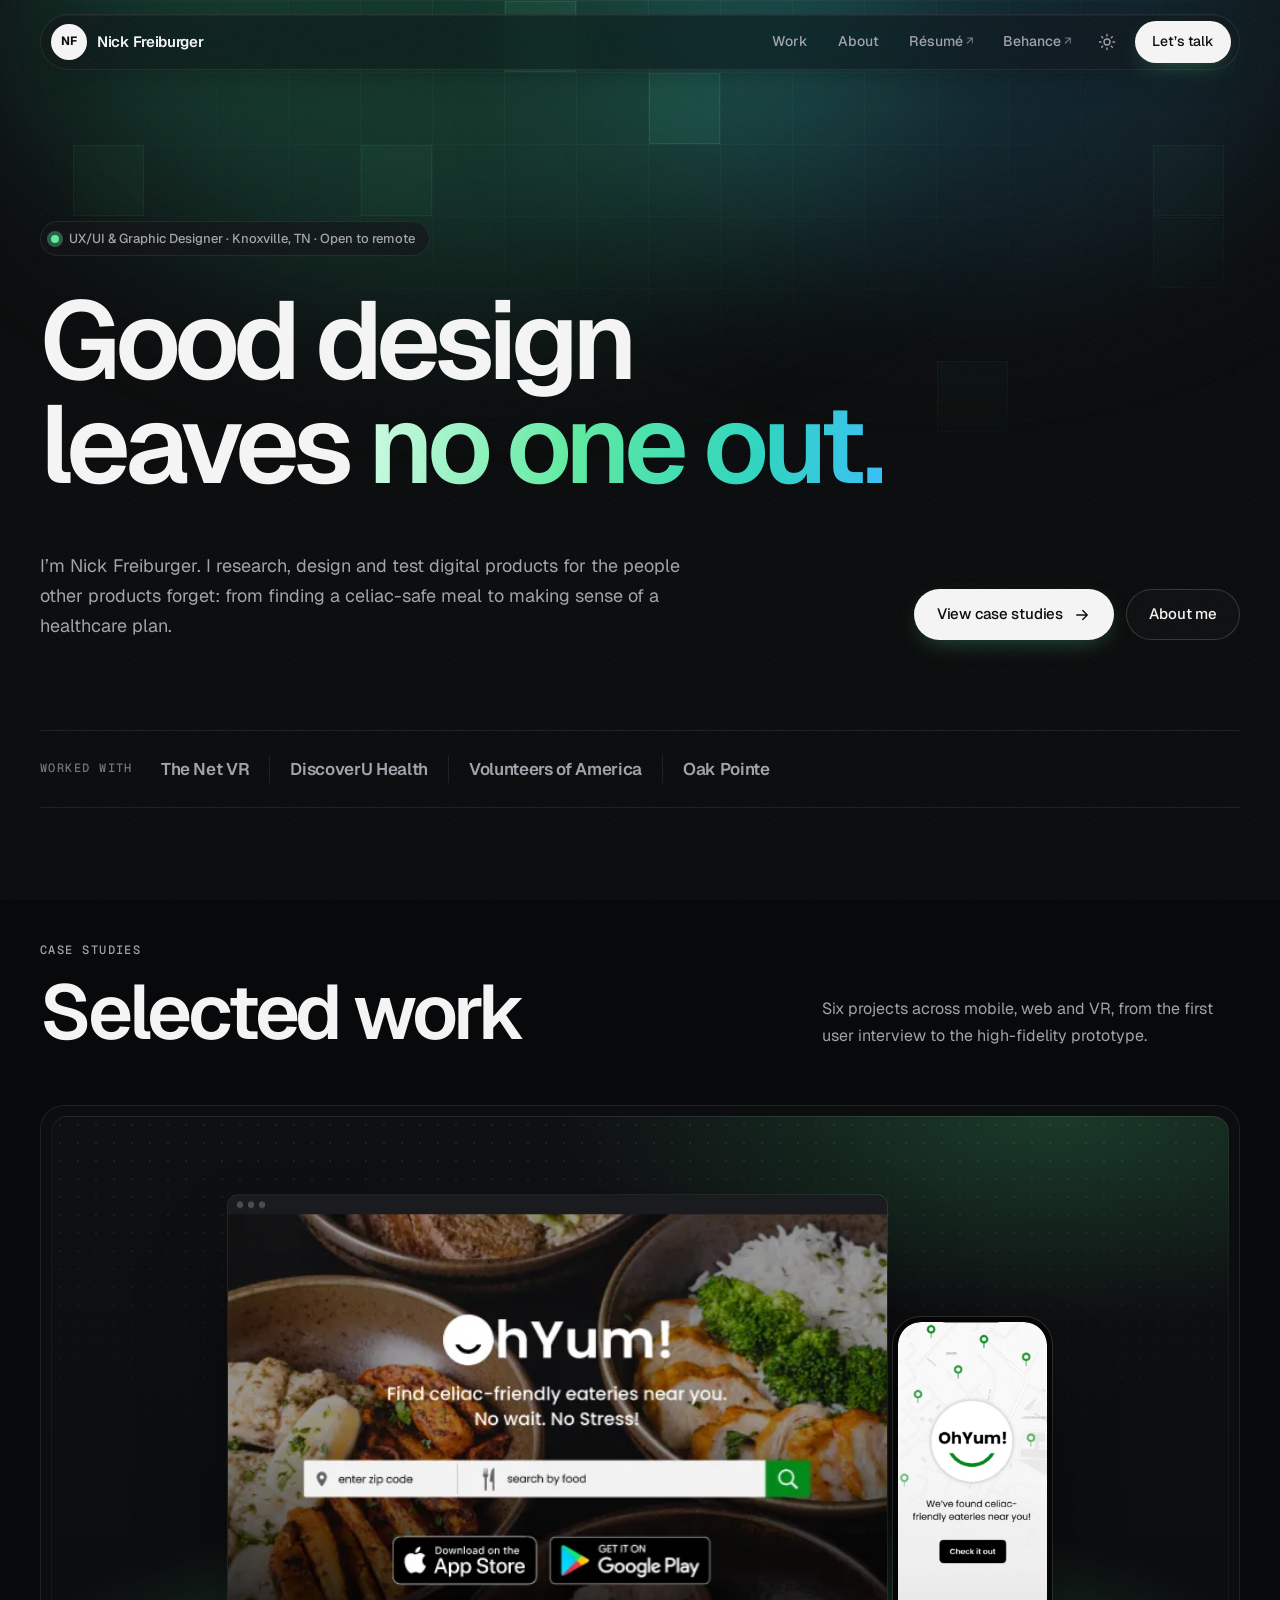
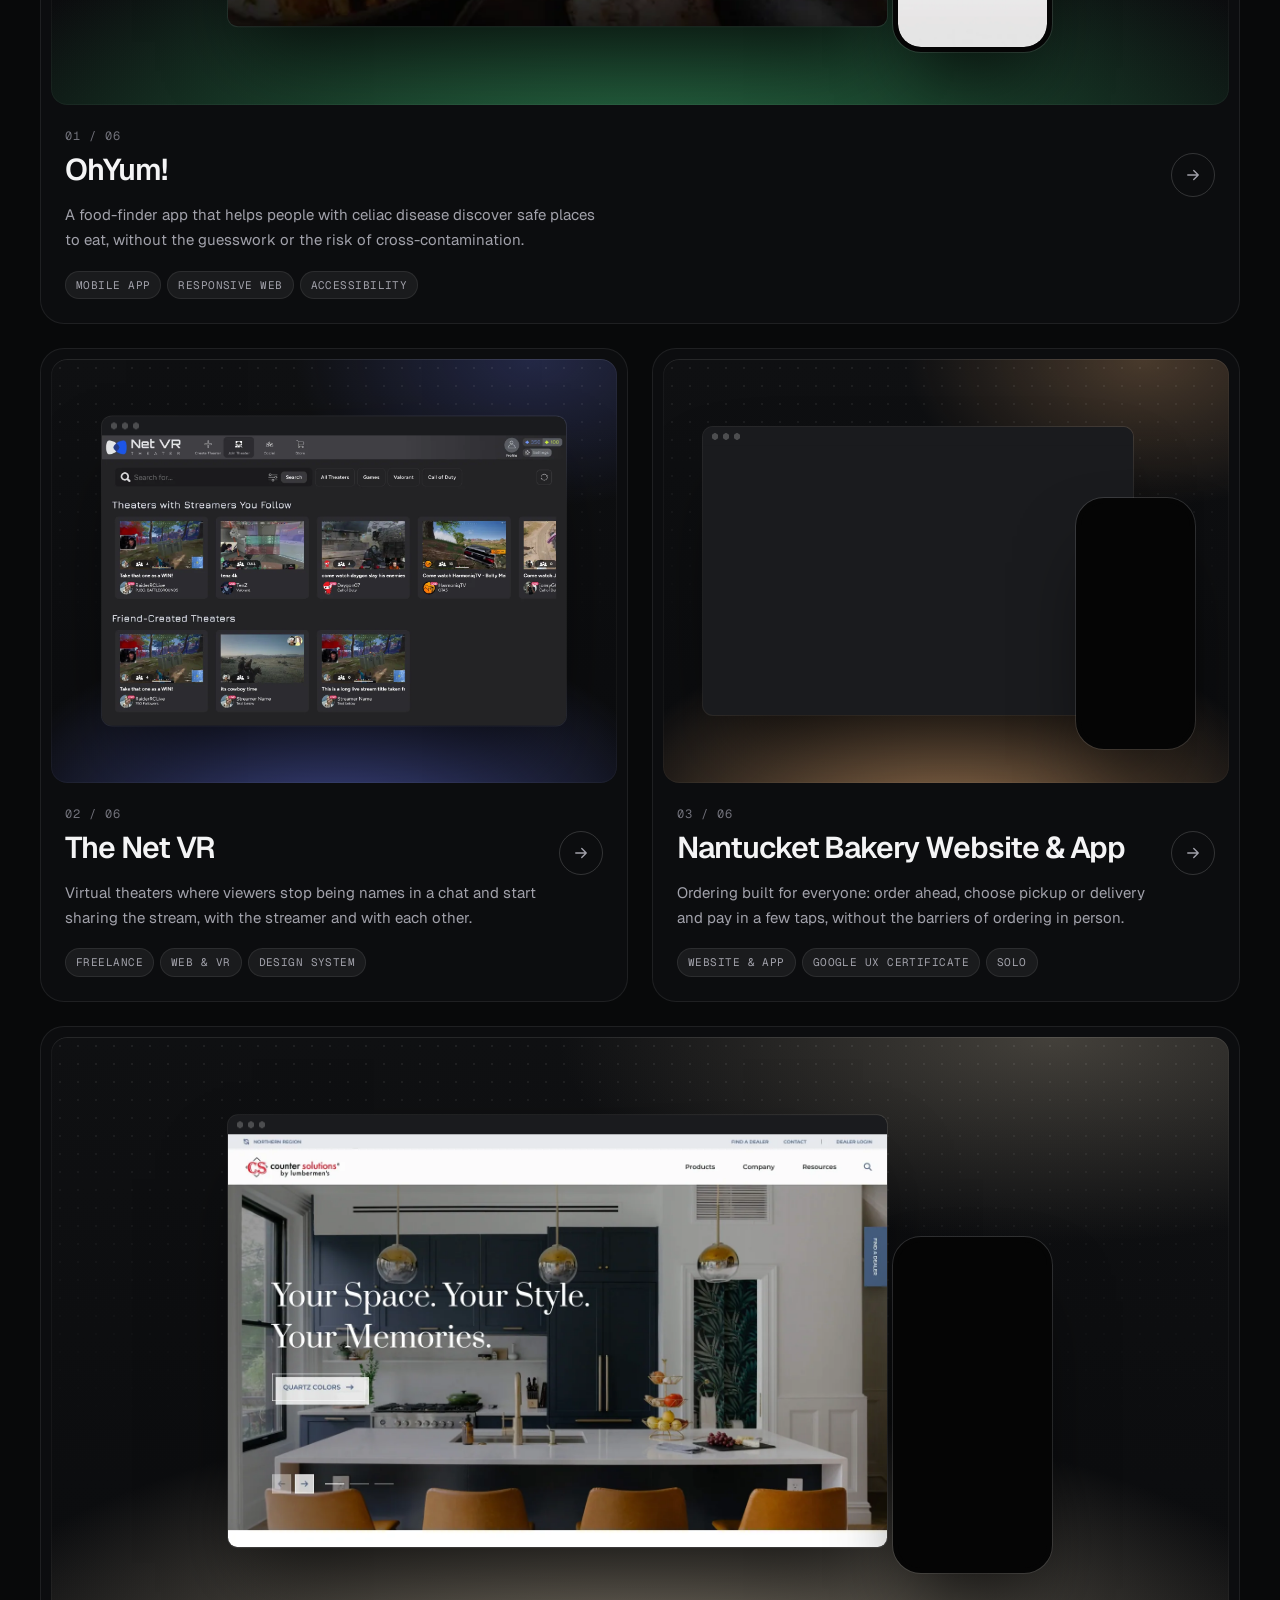
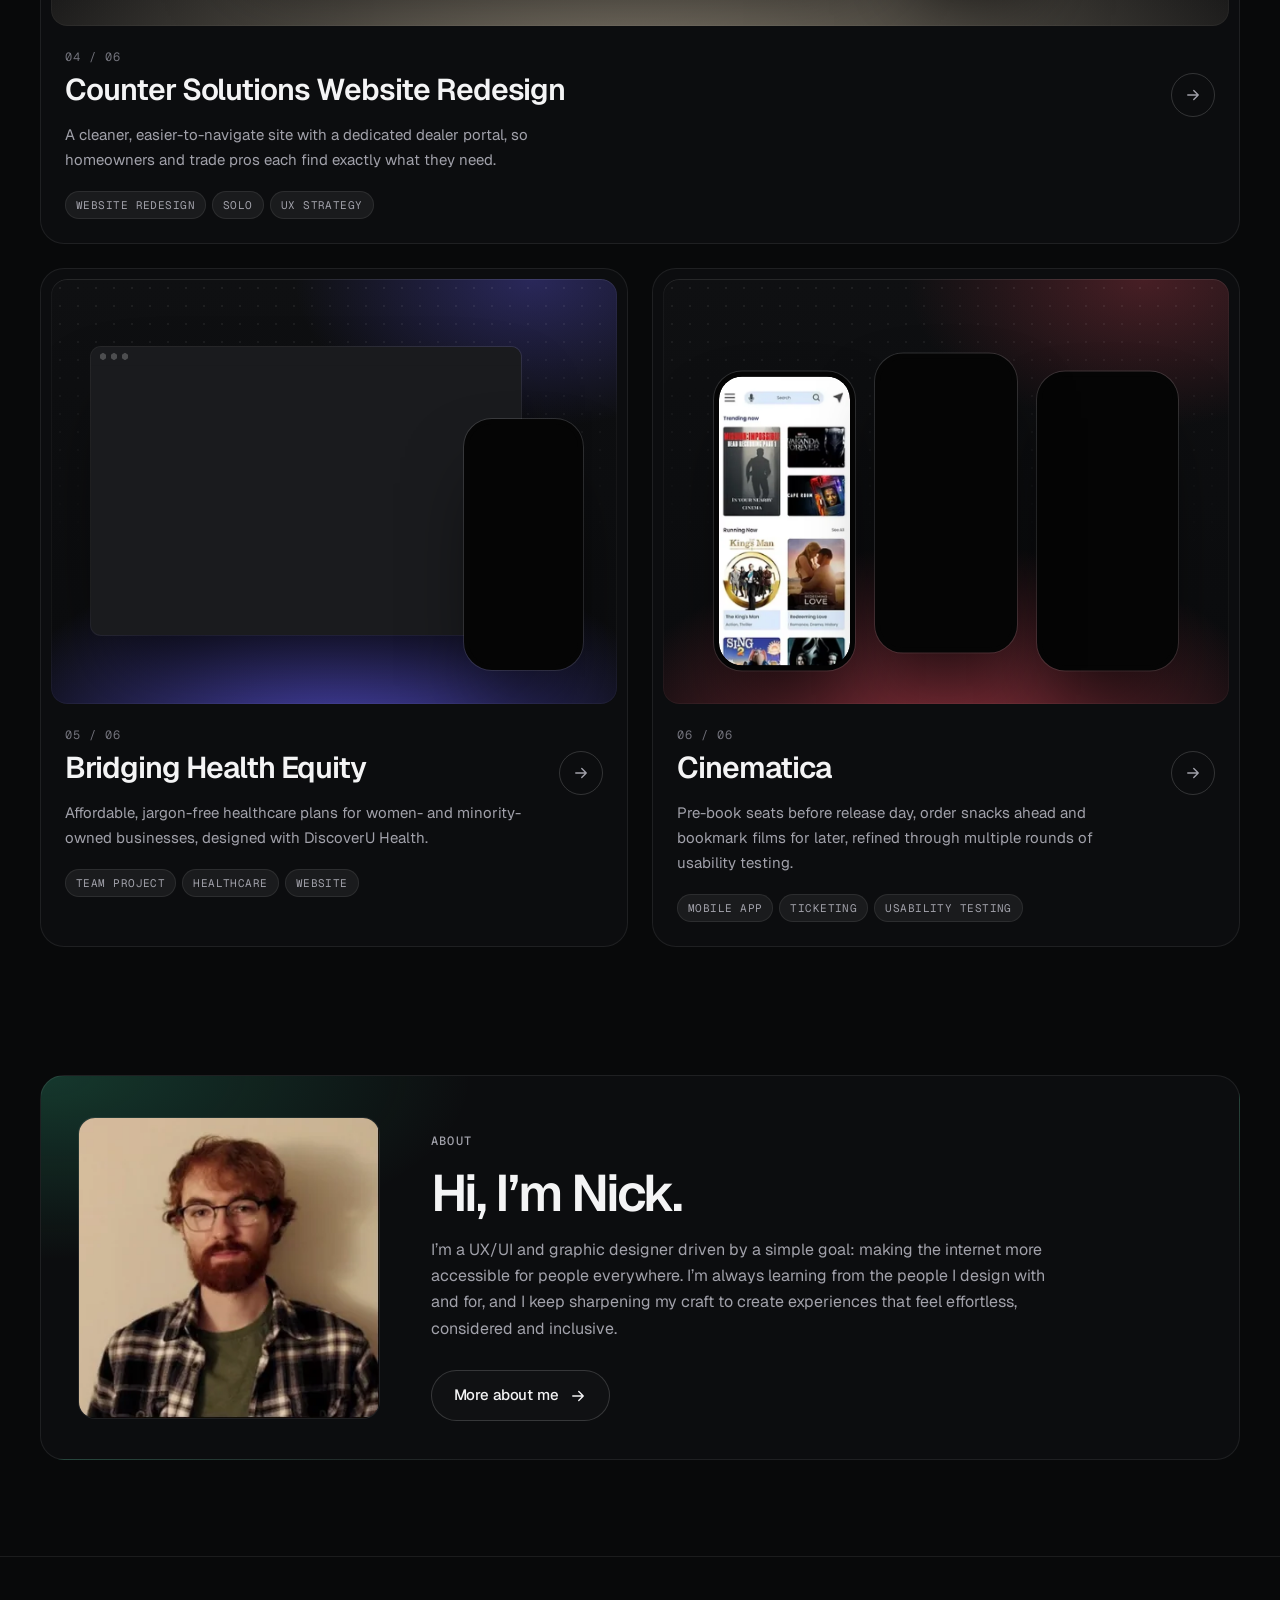
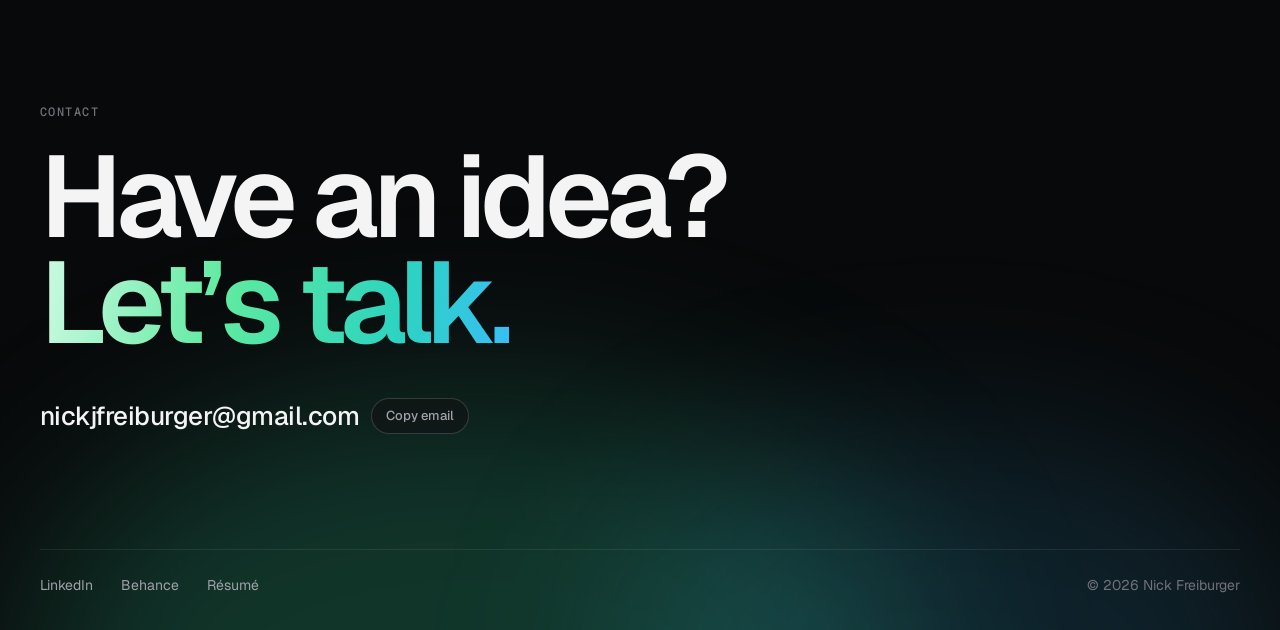
<file: index.html>
<!doctype html>
<html lang="en" data-theme="dark">
<head>
<meta charset="utf-8">
<meta name="viewport" content="width=device-width, initial-scale=1">
<title>Nick Freiburger — UX/UI &amp; Graphic Designer</title>
<meta name="description" content="Nick Freiburger is a UX/UI and graphic designer in Knoxville, Tennessee. Explore case studies including OhYum!, The Net VR, Nantucket Bakery, Counter Solutions, Bridging Health Equity and Cinematica.">
<meta name="author" content="Nick Freiburger">
<meta property="og:type" content="website">
<meta property="og:title" content="Nick Freiburger — UX/UI &amp; Graphic Designer">
<meta property="og:description" content="Nick Freiburger is a UX/UI and graphic designer in Knoxville, Tennessee. Explore case studies including OhYum!, The Net VR, Nantucket Bakery, Counter Solutions, Bridging Health Equity and Cinematica.">
<meta property="og:image" content="https://nickfreiburger.com/assets/og-image.jpg">
<meta property="og:image:width" content="1200">
<meta property="og:image:height" content="630">
<meta name="twitter:card" content="summary_large_image">
<meta name="theme-color" content="#08090a">
<script>try{var t=localStorage.getItem("theme");if(t)document.documentElement.dataset.theme=t}catch(e){}</script>
<link rel="icon" href="assets/favicon.svg" type="image/svg+xml">
<link rel="preconnect" href="https://fonts.googleapis.com">
<link rel="preconnect" href="https://fonts.gstatic.com" crossorigin>
<link rel="stylesheet" href="https://fonts.googleapis.com/css2?family=Geist:wght@300..700&family=Geist+Mono:wght@400;500&display=swap">
<link rel="stylesheet" href="assets/css/style.css?v=bedc2fe3">
</head>
<body>
<a class="skip-link" href="#main">Skip to content</a>
<header class="site-header">
  <div class="wrap">
    <div class="nav-shell">
      <a class="wordmark" href="" aria-label="Nick Freiburger — home"><span class="wordmark-mark" aria-hidden="true">NF</span><span class="wordmark-name">Nick Freiburger</span></a>
      <nav class="nav" aria-label="Main">
        <a href="#work">Work</a>
        <a href="about/">About</a>
        <a class="ext hide-sm" href="assets/Nicholas_Freiburger_Resume.pdf" target="_blank" rel="noopener">Résumé</a>
        <a class="ext hide-sm" href="https://www.behance.net/nickfreiburger" target="_blank" rel="noopener">Behance</a>
        <button class="theme-toggle" type="button" aria-label="Switch color theme"><svg class="icon-moon" viewBox="0 0 24 24" fill="none" stroke="currentColor" stroke-width="1.8" stroke-linecap="round" stroke-linejoin="round" aria-hidden="true"><path d="M20.5 14.5A8.5 8.5 0 0 1 9.5 3.5a8.5 8.5 0 1 0 11 11z"/></svg><svg class="icon-sun" viewBox="0 0 24 24" fill="none" stroke="currentColor" stroke-width="1.8" stroke-linecap="round" aria-hidden="true"><circle cx="12" cy="12" r="4"/><path d="M12 2v2M12 20v2M4.9 4.9l1.4 1.4M17.7 17.7l1.4 1.4M2 12h2M20 12h2M4.9 19.1l1.4-1.4M17.7 6.3l1.4-1.4"/></svg></button>
        <a class="btn btn-primary btn-sm" href="#contact">Let’s talk</a>
      </nav>
    </div>
  </div>
</header>
<main id="main">

<div class="page-head">
  <div class="aurora" aria-hidden="true"><div class="grid-lines"></div><canvas class="tiles"></canvas></div>
  <section class="wrap hero" aria-labelledby="hero-title">
    <p class="badge reveal"><span class="dot" aria-hidden="true"></span><span>UX/UI &amp; Graphic Designer · Knoxville, TN<span class="badge-sep"> · </span><span class="badge-remote">Open to remote</span></span></p>
    <h1 id="hero-title" class="reveal">Good design<br> leaves <span class="grad nowrap">no one out.</span></h1>
    <div class="hero-foot reveal">
      <p class="hero-lede">I’m Nick Freiburger. I research, design and test digital products for the people other products forget: from finding a celiac-safe meal to making sense of a healthcare plan.</p>
      <div class="hero-actions">
        <a class="btn btn-primary" href="#work">View case studies <span class="arrow"><svg width="18" height="18" viewBox="0 0 24 24" fill="none" stroke="currentColor" stroke-width="1.8" stroke-linecap="round" stroke-linejoin="round" aria-hidden="true"><path d="M5 12h14M13 6l6 6-6 6"/></svg></span></a>
        <a class="btn" href="about/">About me</a>
      </div>
    </div>
  </section>
</div>

<div class="wrap">
  <div class="previously reveal">
    <span class="eyebrow">Worked with</span>
    <span>The Net VR</span><span>DiscoverU Health</span><span>Volunteers of America</span><span>Oak Pointe</span>
  </div>
</div>

<section class="wrap section" id="work" aria-labelledby="work-title">
  <div class="section-head reveal">
    <div>
      <p class="eyebrow">Case studies</p>
      <h2 id="work-title">Selected work</h2>
    </div>
    <p>Six projects across mobile, web and VR, from the first user interview to the high-fidelity prototype.</p>
  </div>
  <div class="work-grid">
      <a class="card reveal is-wide" href="work/ohyum/">
        <div class="stage is-wide" data-layout="desktop-phone" style="--stage: #2f8a55" role="img" aria-label="OhYum! interface preview"><div class="stage-inner"><div class="device-browser"><img src="assets/img/ohyum/RWI1ba1FD9KqPD29.webp" width="573" height="408" alt="" loading="lazy" decoding="async"></div><div class="device-phone"><img src="assets/img/ohyum/swaLLaOsz2sjm09i.webp" width="484" height="1049" alt="" loading="lazy" decoding="async"></div></div></div>
        <div class="card-meta">
          <span class="card-num">01 / 06</span>
          <h3 class="card-title">OhYum!</h3>
          <span class="card-arrow" aria-hidden="true"><svg width="18" height="18" viewBox="0 0 24 24" fill="none" stroke="currentColor" stroke-width="1.8" stroke-linecap="round" stroke-linejoin="round" aria-hidden="true"><path d="M5 12h14M13 6l6 6-6 6"/></svg></span>
          <p class="card-summary">A food-finder app that helps people with celiac disease discover safe places to eat, without the guesswork or the risk of cross-contamination.</p>
          <div class="card-tags"><ul class="tags"><li>Mobile app</li><li>Responsive web</li><li>Accessibility</li></ul></div>
        </div>
      </a>
      <a class="card reveal" href="work/the-net-vr/">
        <div class="stage" data-layout="desktop" style="--stage: #4b56a8" role="img" aria-label="The Net VR interface preview"><div class="stage-inner"><div class="device-browser"><img src="assets/img/the-net-vr/9VEmYo7v7NUqKf4u.webp" width="1512" height="982" alt="" loading="lazy" decoding="async"></div></div></div>
        <div class="card-meta">
          <span class="card-num">02 / 06</span>
          <h3 class="card-title">The Net VR</h3>
          <span class="card-arrow" aria-hidden="true"><svg width="18" height="18" viewBox="0 0 24 24" fill="none" stroke="currentColor" stroke-width="1.8" stroke-linecap="round" stroke-linejoin="round" aria-hidden="true"><path d="M5 12h14M13 6l6 6-6 6"/></svg></span>
          <p class="card-summary">Virtual theaters where viewers stop being names in a chat and start sharing the stream, with the streamer and with each other.</p>
          <div class="card-tags"><ul class="tags"><li>Freelance</li><li>Web &amp; VR</li><li>Design system</li></ul></div>
        </div>
      </a>
      <a class="card reveal" href="work/nantucket-bakery/">
        <div class="stage" data-layout="desktop-phone" style="--stage: #b4875c" role="img" aria-label="Nantucket Bakery Website &amp; App interface preview"><div class="stage-inner"><div class="device-browser"><img src="assets/img/nantucket-bakery/HpdUzO7AN1hTgwpL.webp" width="1440" height="900" alt="" loading="lazy" decoding="async"></div><div class="device-phone"><img src="assets/img/nantucket-bakery/3IlUud0ry1FYsAUV.webp" width="390" height="844" alt="" loading="lazy" decoding="async"></div></div></div>
        <div class="card-meta">
          <span class="card-num">03 / 06</span>
          <h3 class="card-title">Nantucket Bakery Website &amp; App</h3>
          <span class="card-arrow" aria-hidden="true"><svg width="18" height="18" viewBox="0 0 24 24" fill="none" stroke="currentColor" stroke-width="1.8" stroke-linecap="round" stroke-linejoin="round" aria-hidden="true"><path d="M5 12h14M13 6l6 6-6 6"/></svg></span>
          <p class="card-summary">Ordering built for everyone: order ahead, choose pickup or delivery and pay in a few taps, without the barriers of ordering in person.</p>
          <div class="card-tags"><ul class="tags"><li>Website &amp; app</li><li>Google UX Certificate</li><li>Solo</li></ul></div>
        </div>
      </a>
      <a class="card reveal is-wide" href="work/counter-solutions/">
        <div class="stage is-wide" data-layout="desktop-phone" style="--stage: #a59a86" role="img" aria-label="Counter Solutions Website Redesign interface preview"><div class="stage-inner"><div class="device-browser"><img src="assets/img/counter-solutions/4CRoH4eymWMx4iZT.webp" width="1440" height="7962" alt="" loading="lazy" decoding="async"></div><div class="device-phone"><img src="assets/img/counter-solutions/mcTXihRMQkG6Q58C.webp" width="436" height="944" alt="" loading="lazy" decoding="async"></div></div></div>
        <div class="card-meta">
          <span class="card-num">04 / 06</span>
          <h3 class="card-title">Counter Solutions Website Redesign</h3>
          <span class="card-arrow" aria-hidden="true"><svg width="18" height="18" viewBox="0 0 24 24" fill="none" stroke="currentColor" stroke-width="1.8" stroke-linecap="round" stroke-linejoin="round" aria-hidden="true"><path d="M5 12h14M13 6l6 6-6 6"/></svg></span>
          <p class="card-summary">A cleaner, easier-to-navigate site with a dedicated dealer portal, so homeowners and trade pros each find exactly what they need.</p>
          <div class="card-tags"><ul class="tags"><li>Website redesign</li><li>Solo</li><li>UX strategy</li></ul></div>
        </div>
      </a>
      <a class="card reveal" href="work/bridging-health-equity/">
        <div class="stage" data-layout="desktop-phone" style="--stage: #5b54e0" role="img" aria-label="Bridging Health Equity interface preview"><div class="stage-inner"><div class="device-browser"><img src="assets/img/bridging-health-equity/KlmhxGMQsfSdmH6N.webp" width="1070" height="601" alt="" loading="lazy" decoding="async"></div><div class="device-phone"><img src="assets/img/bridging-health-equity/UviP8qCm9poIEyof.webp" width="541" height="1172" alt="" loading="lazy" decoding="async"></div></div></div>
        <div class="card-meta">
          <span class="card-num">05 / 06</span>
          <h3 class="card-title">Bridging Health Equity</h3>
          <span class="card-arrow" aria-hidden="true"><svg width="18" height="18" viewBox="0 0 24 24" fill="none" stroke="currentColor" stroke-width="1.8" stroke-linecap="round" stroke-linejoin="round" aria-hidden="true"><path d="M5 12h14M13 6l6 6-6 6"/></svg></span>
          <p class="card-summary">Affordable, jargon-free healthcare plans for women- and minority-owned businesses, designed with DiscoverU Health.</p>
          <div class="card-tags"><ul class="tags"><li>Team project</li><li>Healthcare</li><li>Website</li></ul></div>
        </div>
      </a>
      <a class="card reveal" href="work/cinematica/">
        <div class="stage" data-layout="phones" style="--stage: #b03a48" role="img" aria-label="Cinematica interface preview"><div class="stage-inner"><div class="device-phone"><img src="assets/img/cinematica/elhBVGln84QiPRVD.webp" width="299" height="647" alt="" loading="lazy" decoding="async"></div><div class="device-phone"><img src="assets/img/cinematica/b2JRl4jlx5m45aO6.webp" width="361" height="782" alt="" loading="lazy" decoding="async"></div><div class="device-phone"><img src="assets/img/cinematica/92MakbfcOm6Y8Ykf.webp" width="358" height="775" alt="" loading="lazy" decoding="async"></div></div></div>
        <div class="card-meta">
          <span class="card-num">06 / 06</span>
          <h3 class="card-title">Cinematica</h3>
          <span class="card-arrow" aria-hidden="true"><svg width="18" height="18" viewBox="0 0 24 24" fill="none" stroke="currentColor" stroke-width="1.8" stroke-linecap="round" stroke-linejoin="round" aria-hidden="true"><path d="M5 12h14M13 6l6 6-6 6"/></svg></span>
          <p class="card-summary">Pre-book seats before release day, order snacks ahead and bookmark films for later, refined through multiple rounds of usability testing.</p>
          <div class="card-tags"><ul class="tags"><li>Mobile app</li><li>Ticketing</li><li>Usability testing</li></ul></div>
        </div>
      </a>
  </div>
</section>

<section class="wrap" aria-labelledby="about-title">
  <div class="teaser reveal">
    <div class="portrait"><img src="assets/img/about/H7HMGj6XQfePYLa5.webp" width="334" height="334" alt="Portrait of Nick Freiburger" loading="lazy" decoding="async"></div>
    <div>
      <p class="eyebrow">About</p>
      <h2 id="about-title">Hi, I’m Nick.</h2>
      <p>I’m a UX/UI and graphic designer driven by a simple goal: making the internet more accessible for people everywhere. I’m always learning from the people I design with and for, and I keep sharpening my craft to create experiences that feel effortless, considered and inclusive.</p>
      <a class="btn" href="about/">More about me <span class="arrow"><svg width="18" height="18" viewBox="0 0 24 24" fill="none" stroke="currentColor" stroke-width="1.8" stroke-linecap="round" stroke-linejoin="round" aria-hidden="true"><path d="M5 12h14M13 6l6 6-6 6"/></svg></span></a>
    </div>
  </div>
</section>
</main>
<footer class="site-footer" id="contact">
  <div class="aurora" aria-hidden="true"></div>
  <div class="wrap">
    <p class="eyebrow">Contact</p>
    <h2 class="footer-cta">Have an idea?<br><span class="grad">Let’s talk.</span></h2>
    <div class="footer-email">
      <a href="mailto:nickjfreiburger@gmail.com">nickjfreiburger@gmail.com</a>
      <button class="copy-btn" type="button" data-copy="nickjfreiburger@gmail.com"><span>Copy email</span></button>
    </div>
    <div class="footer-bottom">
      <ul class="footer-links">
        <li><a href="https://www.linkedin.com/in/nick-freiburger-5a26371a7/" target="_blank" rel="noopener">LinkedIn</a></li>
        <li><a href="https://www.behance.net/nickfreiburger" target="_blank" rel="noopener">Behance</a></li>
        <li><a href="assets/Nicholas_Freiburger_Resume.pdf" target="_blank" rel="noopener">Résumé</a></li>
      </ul>
      <p>© 2026 Nick Freiburger</p>
    </div>
  </div>
</footer>
<dialog class="lightbox" aria-label="Image preview">
  <div class="lightbox-inner"><img alt=""></div>
  <button class="lightbox-close" type="button" aria-label="Close preview">×</button>
</dialog>
<script src="assets/js/main.js?v=c9b96a4b" defer></script>
</body>
</html>
</file>
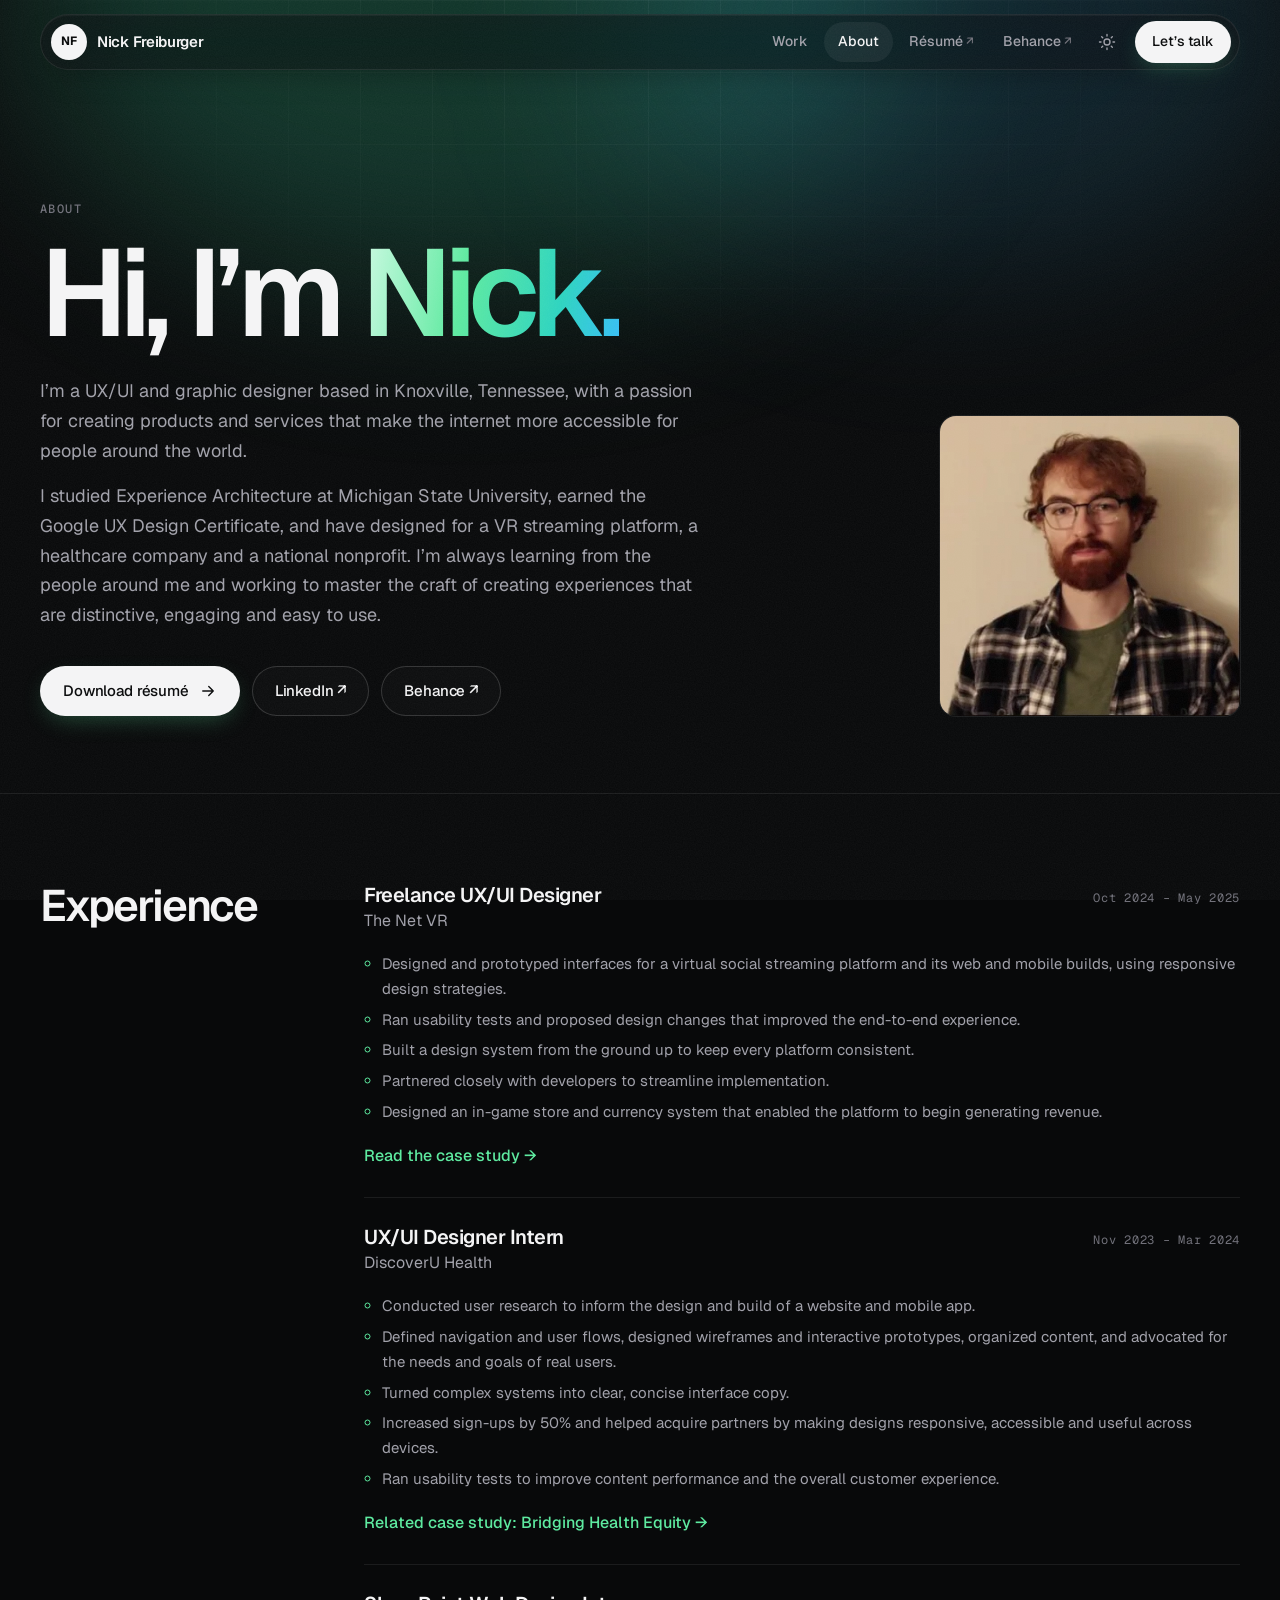
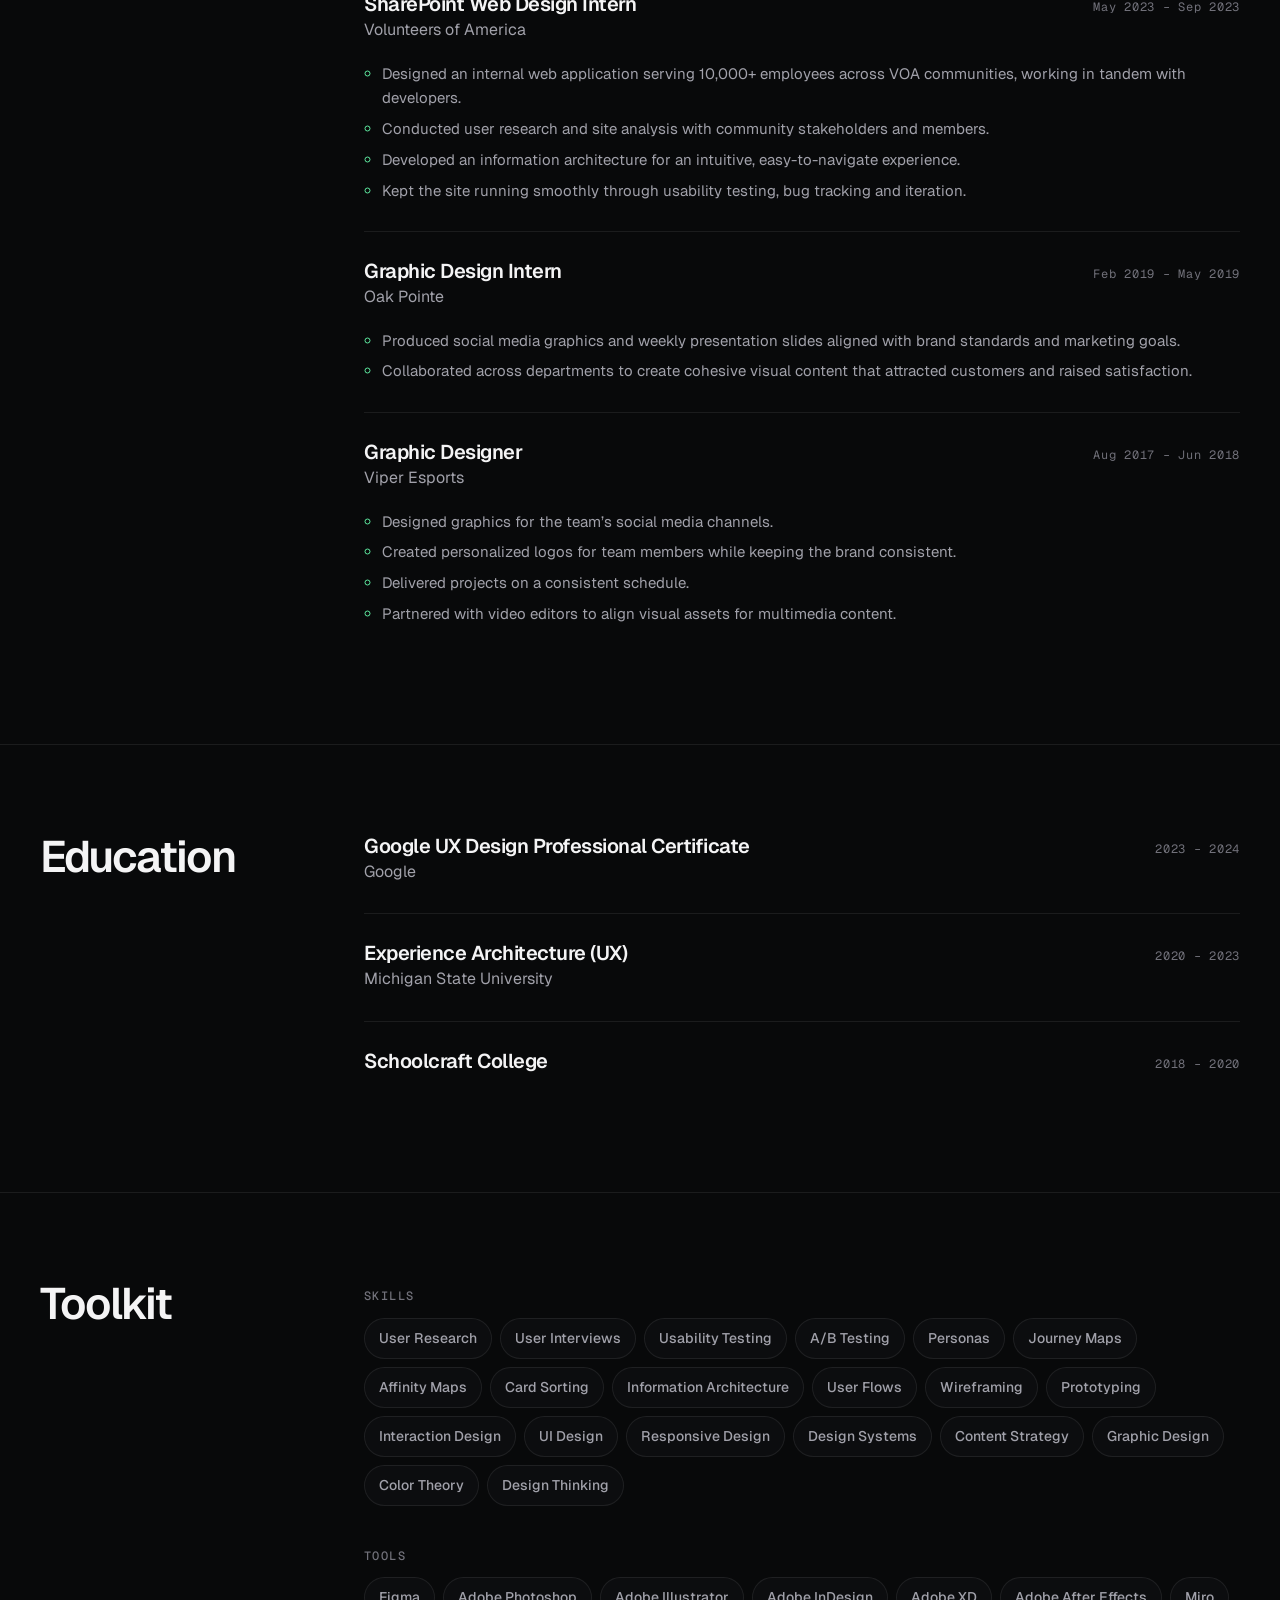
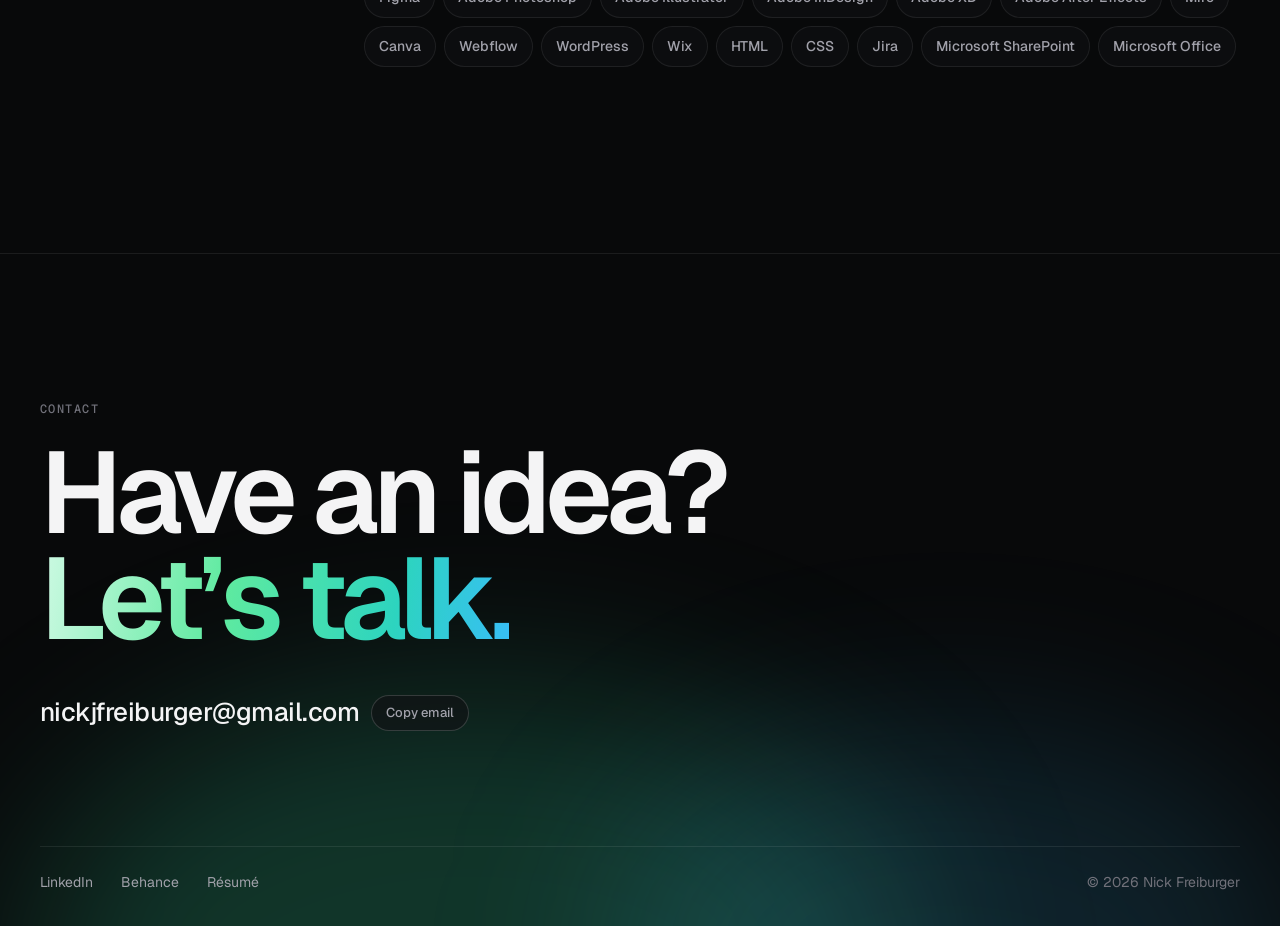
<file: about/index.html>
<!doctype html>
<html lang="en" data-theme="dark">
<head>
<meta charset="utf-8">
<meta name="viewport" content="width=device-width, initial-scale=1">
<title>About — Nick Freiburger</title>
<meta name="description" content="About Nick Freiburger, a UX/UI and graphic designer in Knoxville, Tennessee: experience at The Net VR, DiscoverU Health and Volunteers of America; Experience Architecture at Michigan State University; Google UX Design Certificate.">
<meta name="author" content="Nick Freiburger">
<meta property="og:type" content="website">
<meta property="og:title" content="About — Nick Freiburger">
<meta property="og:description" content="About Nick Freiburger, a UX/UI and graphic designer in Knoxville, Tennessee: experience at The Net VR, DiscoverU Health and Volunteers of America; Experience Architecture at Michigan State University; Google UX Design Certificate.">
<meta property="og:image" content="https://nickfreiburger.com/assets/og-image.jpg">
<meta property="og:image:width" content="1200">
<meta property="og:image:height" content="630">
<meta name="twitter:card" content="summary_large_image">
<meta name="theme-color" content="#08090a">
<script>try{var t=localStorage.getItem("theme");if(t)document.documentElement.dataset.theme=t}catch(e){}</script>
<link rel="icon" href="../assets/favicon.svg" type="image/svg+xml">
<link rel="preconnect" href="https://fonts.googleapis.com">
<link rel="preconnect" href="https://fonts.gstatic.com" crossorigin>
<link rel="stylesheet" href="https://fonts.googleapis.com/css2?family=Geist:wght@300..700&family=Geist+Mono:wght@400;500&display=swap">
<link rel="stylesheet" href="../assets/css/style.css?v=bedc2fe3">
</head>
<body>
<a class="skip-link" href="#main">Skip to content</a>
<header class="site-header">
  <div class="wrap">
    <div class="nav-shell">
      <a class="wordmark" href="../" aria-label="Nick Freiburger — home"><span class="wordmark-mark" aria-hidden="true">NF</span><span class="wordmark-name">Nick Freiburger</span></a>
      <nav class="nav" aria-label="Main">
        <a href="../#work">Work</a>
        <a href="../about/" aria-current="page">About</a>
        <a class="ext hide-sm" href="../assets/Nicholas_Freiburger_Resume.pdf" target="_blank" rel="noopener">Résumé</a>
        <a class="ext hide-sm" href="https://www.behance.net/nickfreiburger" target="_blank" rel="noopener">Behance</a>
        <button class="theme-toggle" type="button" aria-label="Switch color theme"><svg class="icon-moon" viewBox="0 0 24 24" fill="none" stroke="currentColor" stroke-width="1.8" stroke-linecap="round" stroke-linejoin="round" aria-hidden="true"><path d="M20.5 14.5A8.5 8.5 0 0 1 9.5 3.5a8.5 8.5 0 1 0 11 11z"/></svg><svg class="icon-sun" viewBox="0 0 24 24" fill="none" stroke="currentColor" stroke-width="1.8" stroke-linecap="round" aria-hidden="true"><circle cx="12" cy="12" r="4"/><path d="M12 2v2M12 20v2M4.9 4.9l1.4 1.4M17.7 17.7l1.4 1.4M2 12h2M20 12h2M4.9 19.1l1.4-1.4M17.7 6.3l1.4-1.4"/></svg></button>
        <a class="btn btn-primary btn-sm" href="#contact">Let’s talk</a>
      </nav>
    </div>
  </div>
</header>
<main id="main">

<div class="page-head">
  <div class="aurora" aria-hidden="true"><div class="grid-lines"></div></div>
  <section class="wrap about-hero" aria-labelledby="about-title">
    <div>
      <p class="eyebrow reveal">About</p>
      <h1 id="about-title" class="reveal">Hi, I’m <span class="grad">Nick.</span></h1>
      <div class="prose reveal">
        <p>I’m a UX/UI and graphic designer based in Knoxville, Tennessee, with a passion for creating products and services that make the internet more accessible for people around the world.</p>
        <p>I studied Experience Architecture at Michigan State University, earned the Google UX Design Certificate, and have designed for a VR streaming platform, a healthcare company and a national nonprofit. I’m always learning from the people around me and working to master the craft of creating experiences that are distinctive, engaging and easy to use.</p>
      </div>
      <div class="hero-actions reveal">
        <a class="btn btn-primary" href="../assets/Nicholas_Freiburger_Resume.pdf" target="_blank" rel="noopener">Download résumé <span class="arrow"><svg width="18" height="18" viewBox="0 0 24 24" fill="none" stroke="currentColor" stroke-width="1.8" stroke-linecap="round" stroke-linejoin="round" aria-hidden="true"><path d="M5 12h14M13 6l6 6-6 6"/></svg></span></a>
        <a class="btn" href="https://www.linkedin.com/in/nick-freiburger-5a26371a7/" target="_blank" rel="noopener">LinkedIn ↗</a>
        <a class="btn" href="https://www.behance.net/nickfreiburger" target="_blank" rel="noopener">Behance ↗</a>
      </div>
    </div>
    <div class="portrait reveal"><img src="../assets/img/about/H7HMGj6XQfePYLa5.webp" width="334" height="334" alt="Portrait of Nick Freiburger" decoding="async"></div>
  </section>
</div>

<section class="wrap split" aria-labelledby="exp-title">
  <h2 id="exp-title">Experience</h2>
  <ol class="timeline">
        <li class="reveal">
          <div><h3>Freelance UX/UI Designer</h3><p class="org">The Net VR</p></div>
          <p class="when">Oct 2024 – May 2025</p>
          <ul><li>Designed and prototyped interfaces for a virtual social streaming platform and its web and mobile builds, using responsive design strategies.</li><li>Ran usability tests and proposed design changes that improved the end-to-end experience.</li><li>Built a design system from the ground up to keep every platform consistent.</li><li>Partnered closely with developers to streamline implementation.</li><li>Designed an in-game store and currency system that enabled the platform to begin generating revenue.</li></ul>
          <p class="more"><a href="../work/the-net-vr/">Read the case study →</a></p>
        </li>
        <li class="reveal">
          <div><h3>UX/UI Designer Intern</h3><p class="org">DiscoverU Health</p></div>
          <p class="when">Nov 2023 – Mar 2024</p>
          <ul><li>Conducted user research to inform the design and build of a website and mobile app.</li><li>Defined navigation and user flows, designed wireframes and interactive prototypes, organized content, and advocated for the needs and goals of real users.</li><li>Turned complex systems into clear, concise interface copy.</li><li>Increased sign-ups by 50% and helped acquire partners by making designs responsive, accessible and useful across devices.</li><li>Ran usability tests to improve content performance and the overall customer experience.</li></ul>
          <p class="more"><a href="../work/bridging-health-equity/">Related case study: Bridging Health Equity →</a></p>
        </li>
        <li class="reveal">
          <div><h3>SharePoint Web Design Intern</h3><p class="org">Volunteers of America</p></div>
          <p class="when">May 2023 – Sep 2023</p>
          <ul><li>Designed an internal web application serving 10,000+ employees across VOA communities, working in tandem with developers.</li><li>Conducted user research and site analysis with community stakeholders and members.</li><li>Developed an information architecture for an intuitive, easy-to-navigate experience.</li><li>Kept the site running smoothly through usability testing, bug tracking and iteration.</li></ul>
        </li>
        <li class="reveal">
          <div><h3>Graphic Design Intern</h3><p class="org">Oak Pointe</p></div>
          <p class="when">Feb 2019 – May 2019</p>
          <ul><li>Produced social media graphics and weekly presentation slides aligned with brand standards and marketing goals.</li><li>Collaborated across departments to create cohesive visual content that attracted customers and raised satisfaction.</li></ul>
        </li>
        <li class="reveal">
          <div><h3>Graphic Designer</h3><p class="org">Viper Esports</p></div>
          <p class="when">Aug 2017 – Jun 2018</p>
          <ul><li>Designed graphics for the team’s social media channels.</li><li>Created personalized logos for team members while keeping the brand consistent.</li><li>Delivered projects on a consistent schedule.</li><li>Partnered with video editors to align visual assets for multimedia content.</li></ul>
        </li>
      </ol>
</section>

<section class="wrap split" aria-labelledby="edu-title">
  <h2 id="edu-title">Education</h2>
  <ol class="timeline">
        <li class="reveal">
          <div><h3>Google UX Design Professional Certificate</h3><p class="org">Google</p></div>
          <p class="when">2023 – 2024</p>
        </li>
        <li class="reveal">
          <div><h3>Experience Architecture (UX)</h3><p class="org">Michigan State University</p></div>
          <p class="when">2020 – 2023</p>
        </li>
        <li class="reveal">
          <div><h3>Schoolcraft College</h3></div>
          <p class="when">2018 – 2020</p>
        </li>
      </ol>
</section>

<section class="wrap split" aria-labelledby="skills-title">
  <h2 id="skills-title">Toolkit</h2>
  <div>
    <div class="chips-group reveal">
      <h3 class="eyebrow">Skills</h3>
      <ul class="chips"><li>User Research</li><li>User Interviews</li><li>Usability Testing</li><li>A/B Testing</li><li>Personas</li><li>Journey Maps</li><li>Affinity Maps</li><li>Card Sorting</li><li>Information Architecture</li><li>User Flows</li><li>Wireframing</li><li>Prototyping</li><li>Interaction Design</li><li>UI Design</li><li>Responsive Design</li><li>Design Systems</li><li>Content Strategy</li><li>Graphic Design</li><li>Color Theory</li><li>Design Thinking</li></ul>
    </div>
    <div class="chips-group reveal">
      <h3 class="eyebrow">Tools</h3>
      <ul class="chips"><li>Figma</li><li>Adobe Photoshop</li><li>Adobe Illustrator</li><li>Adobe InDesign</li><li>Adobe XD</li><li>Adobe After Effects</li><li>Miro</li><li>Canva</li><li>Webflow</li><li>WordPress</li><li>Wix</li><li>HTML</li><li>CSS</li><li>Jira</li><li>Microsoft SharePoint</li><li>Microsoft Office</li></ul>
    </div>
  </div>
</section>
</main>
<footer class="site-footer" id="contact">
  <div class="aurora" aria-hidden="true"></div>
  <div class="wrap">
    <p class="eyebrow">Contact</p>
    <h2 class="footer-cta">Have an idea?<br><span class="grad">Let’s talk.</span></h2>
    <div class="footer-email">
      <a href="mailto:nickjfreiburger@gmail.com">nickjfreiburger@gmail.com</a>
      <button class="copy-btn" type="button" data-copy="nickjfreiburger@gmail.com"><span>Copy email</span></button>
    </div>
    <div class="footer-bottom">
      <ul class="footer-links">
        <li><a href="https://www.linkedin.com/in/nick-freiburger-5a26371a7/" target="_blank" rel="noopener">LinkedIn</a></li>
        <li><a href="https://www.behance.net/nickfreiburger" target="_blank" rel="noopener">Behance</a></li>
        <li><a href="../assets/Nicholas_Freiburger_Resume.pdf" target="_blank" rel="noopener">Résumé</a></li>
      </ul>
      <p>© 2026 Nick Freiburger</p>
    </div>
  </div>
</footer>
<dialog class="lightbox" aria-label="Image preview">
  <div class="lightbox-inner"><img alt=""></div>
  <button class="lightbox-close" type="button" aria-label="Close preview">×</button>
</dialog>
<script src="../assets/js/main.js?v=c9b96a4b" defer></script>
</body>
</html>
</file>
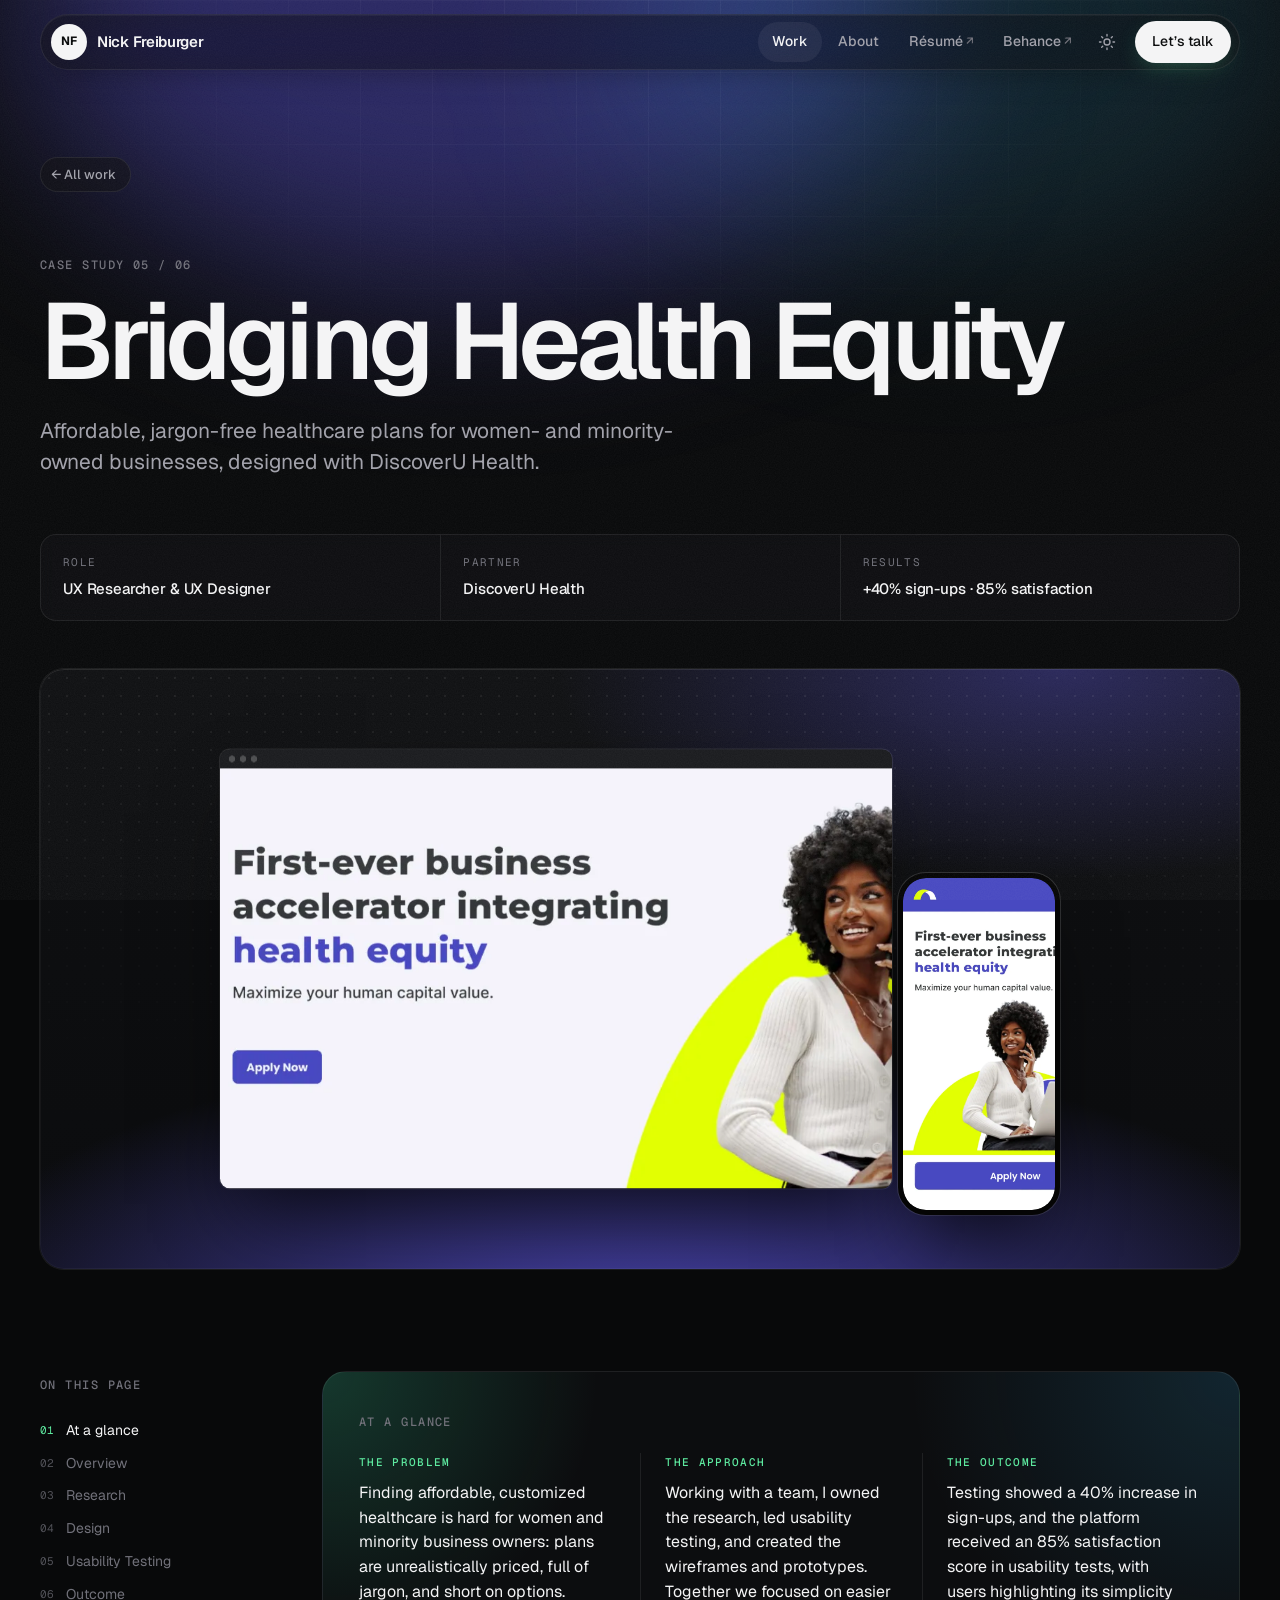
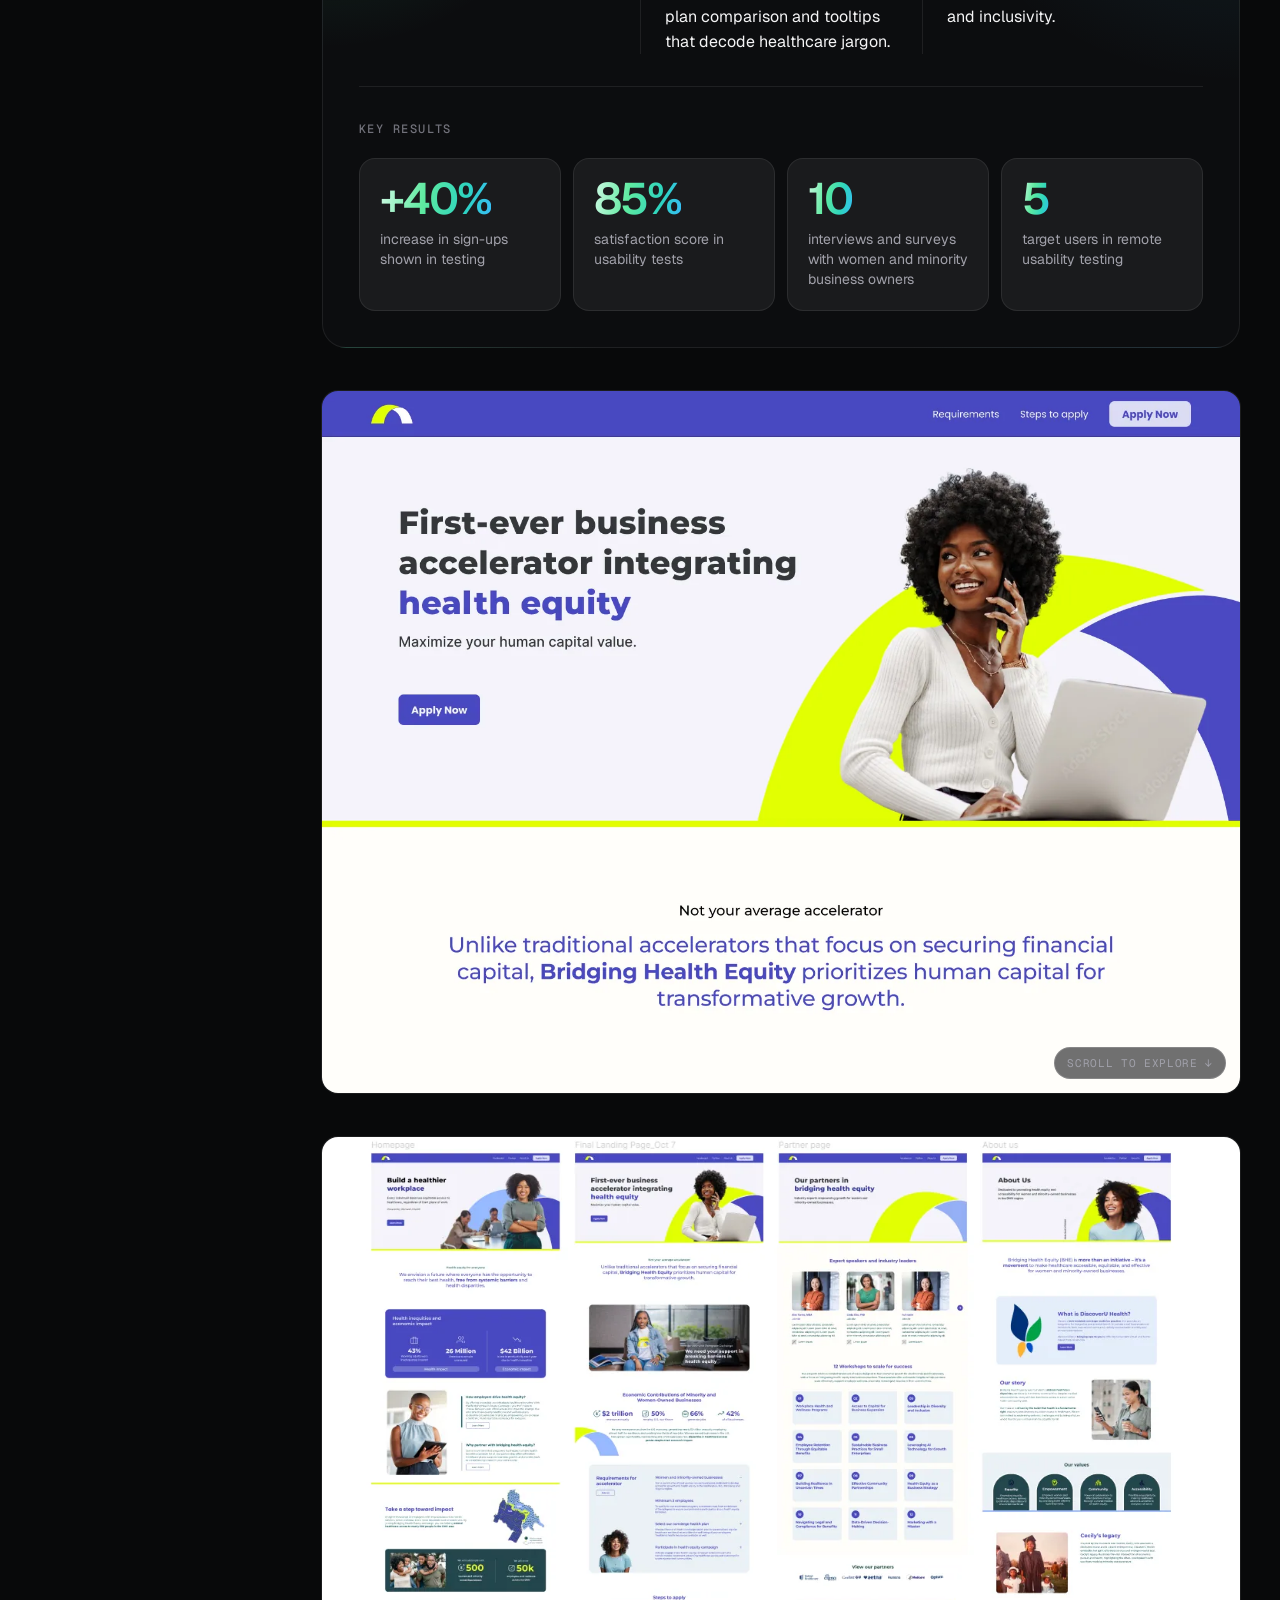
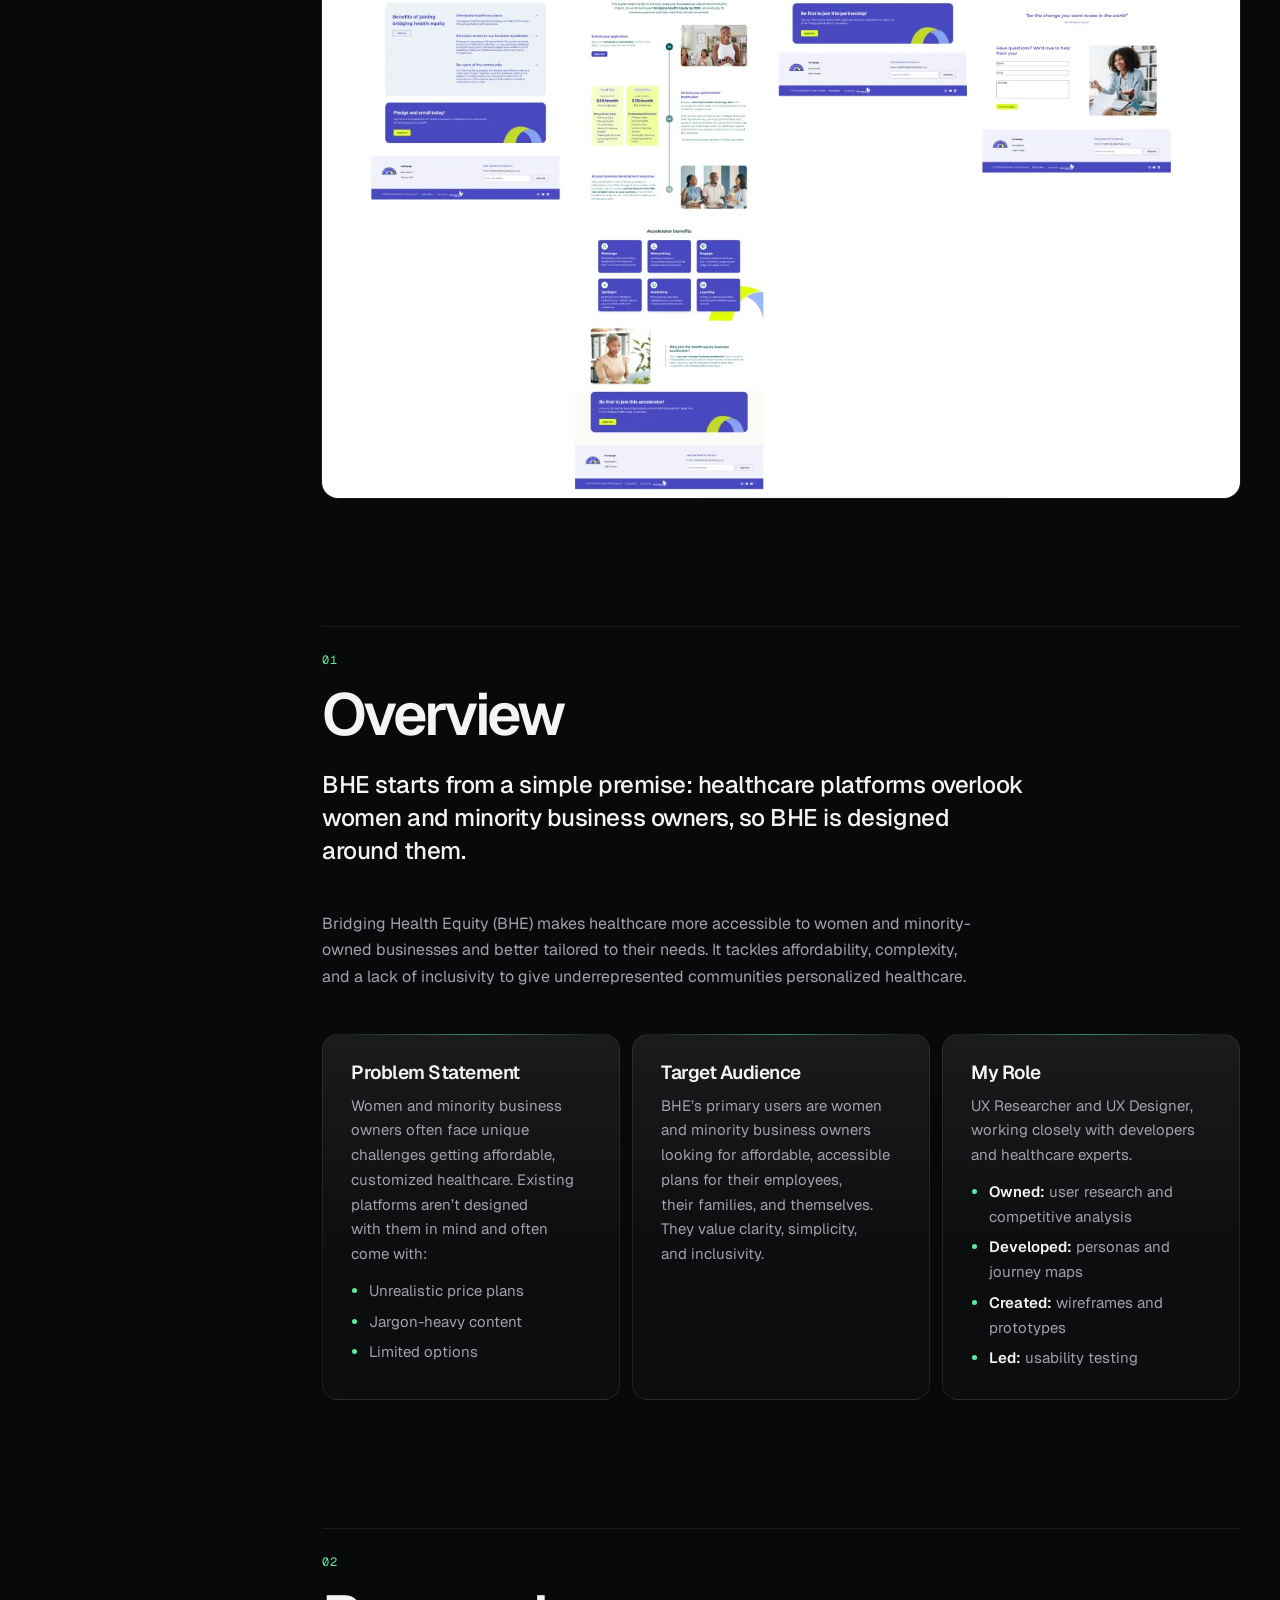
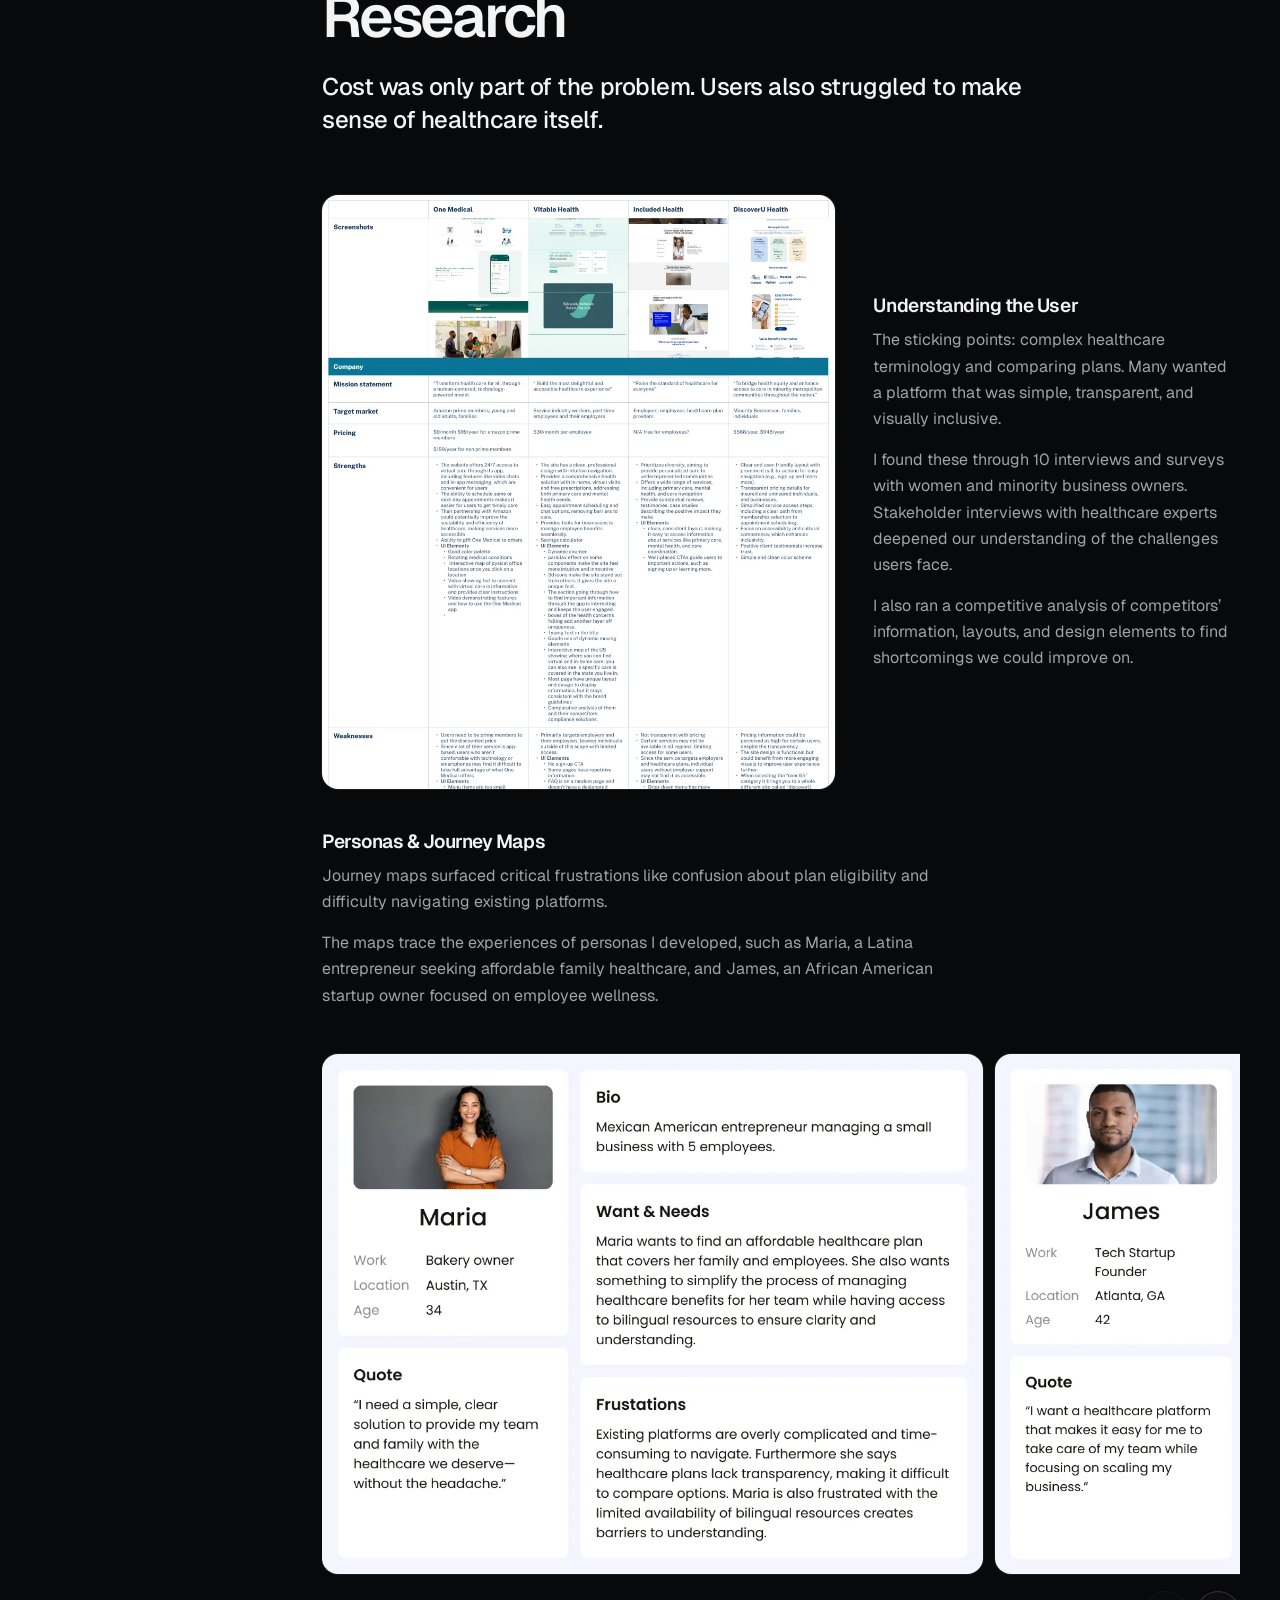
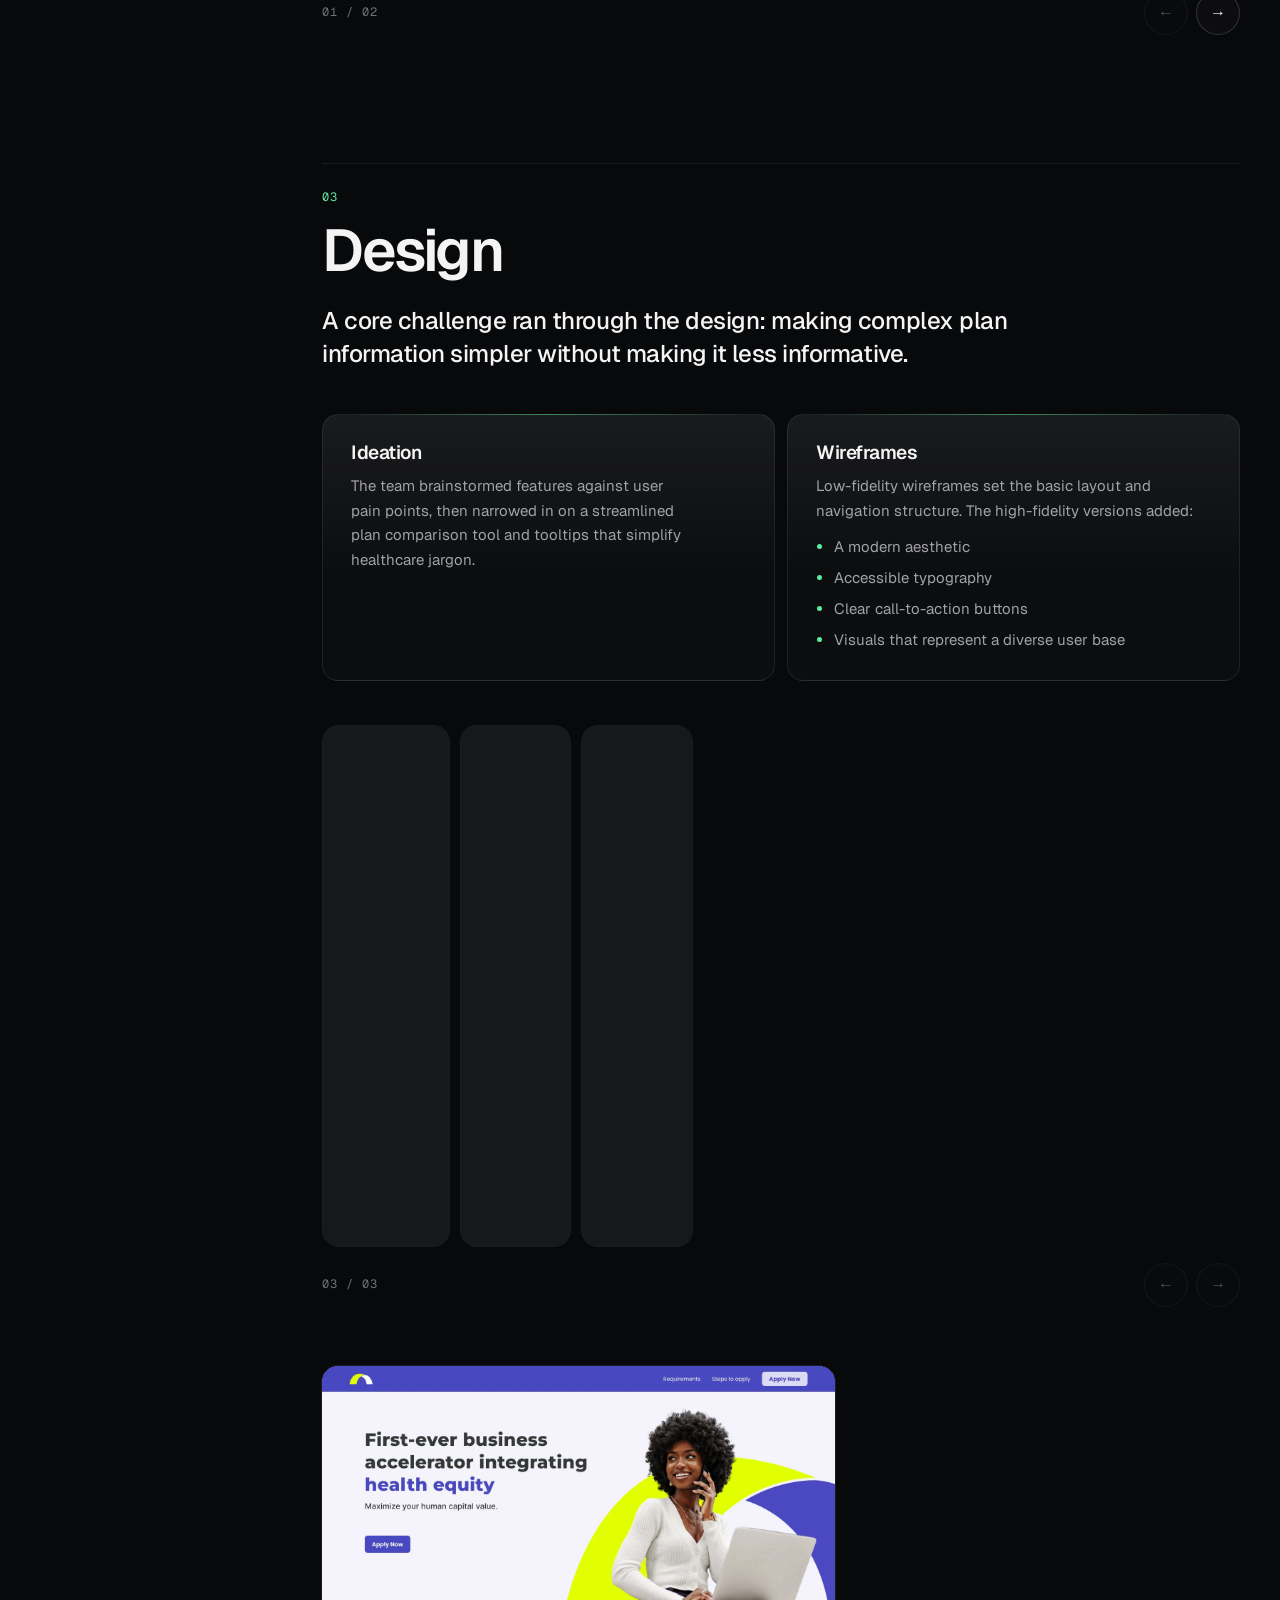
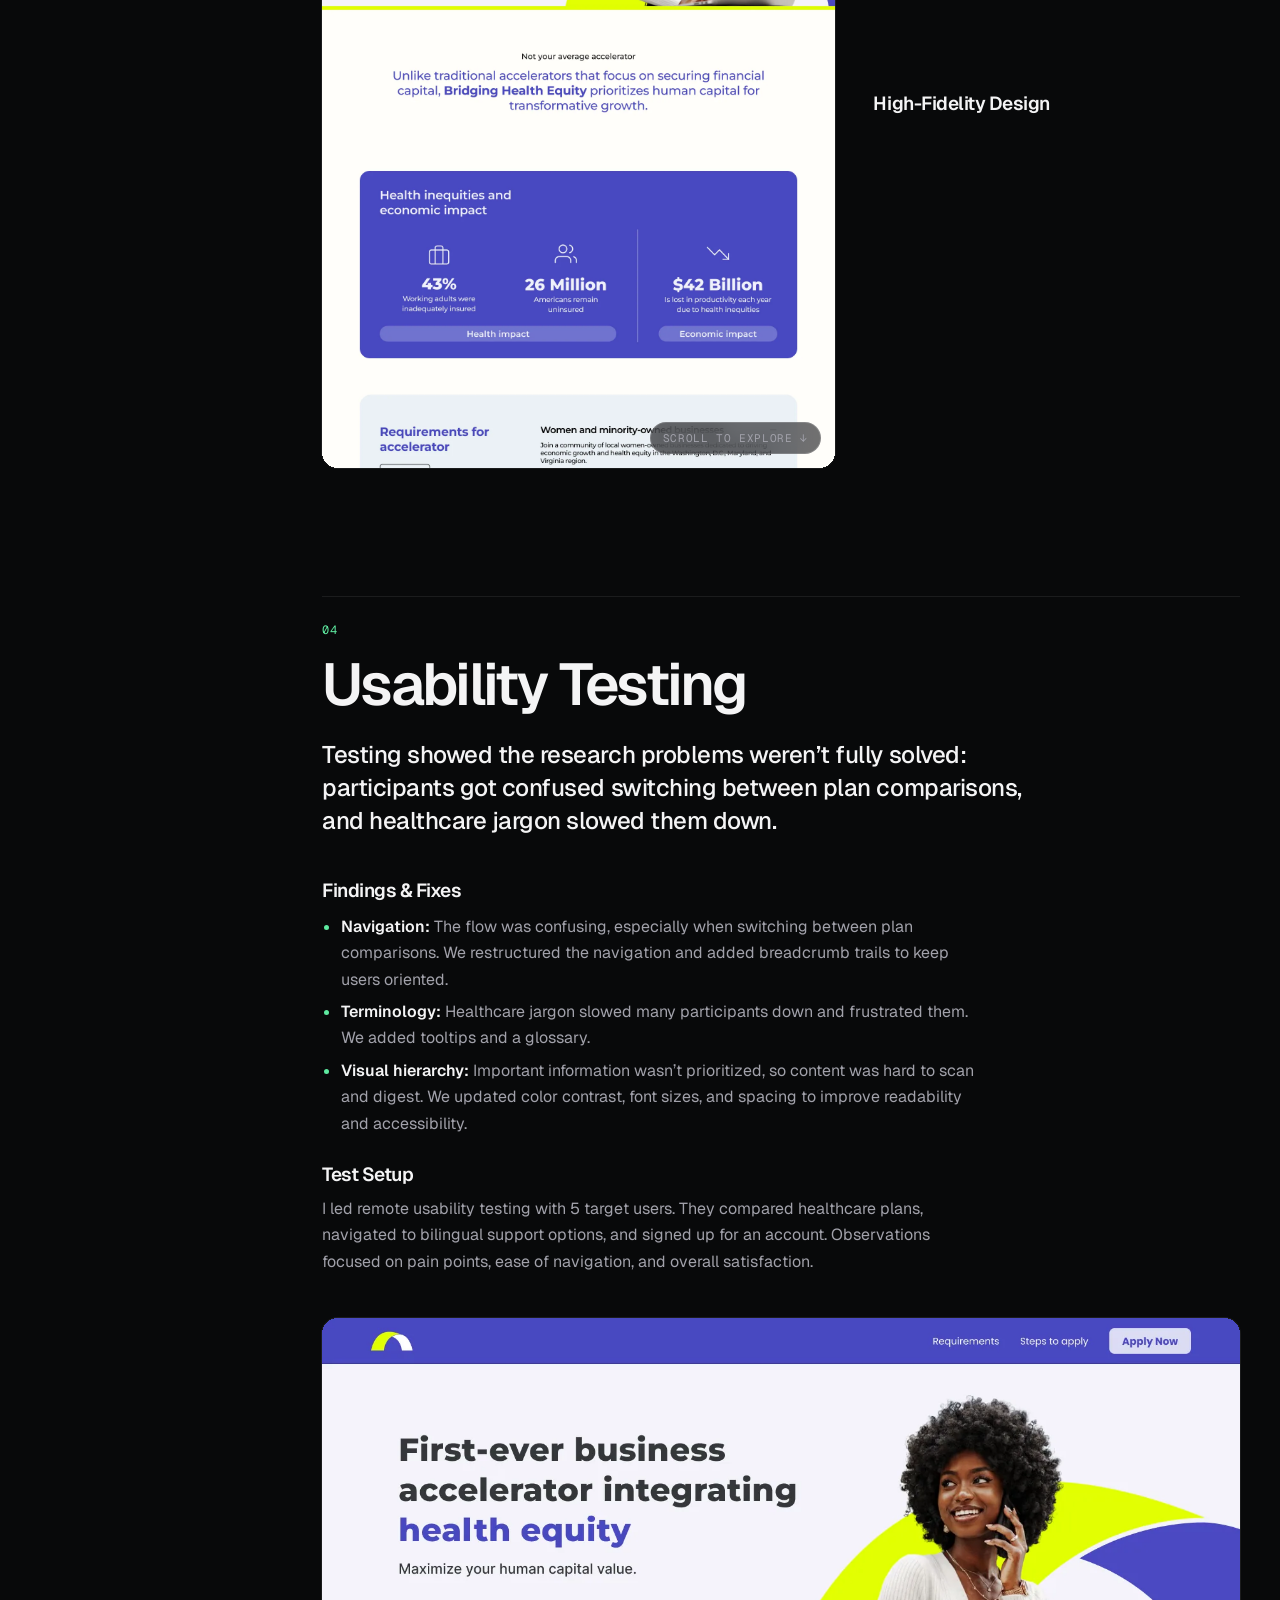
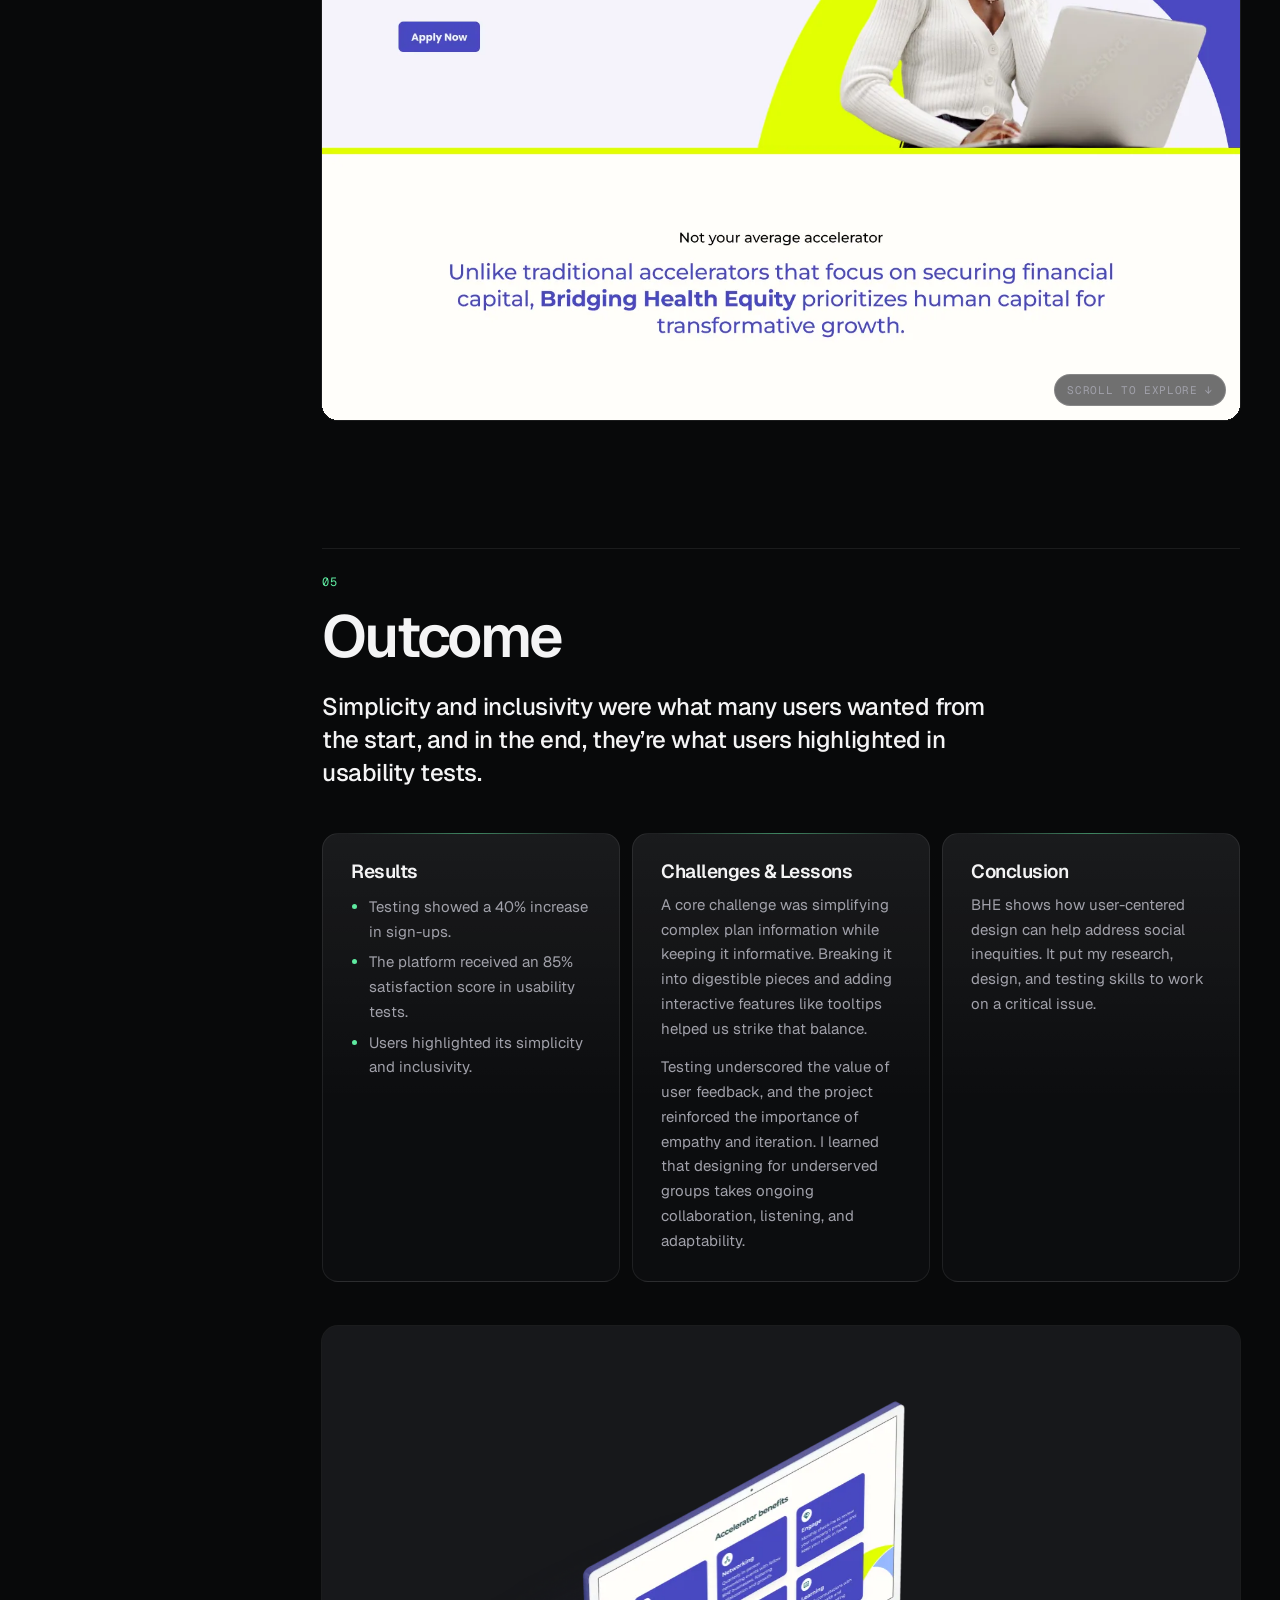
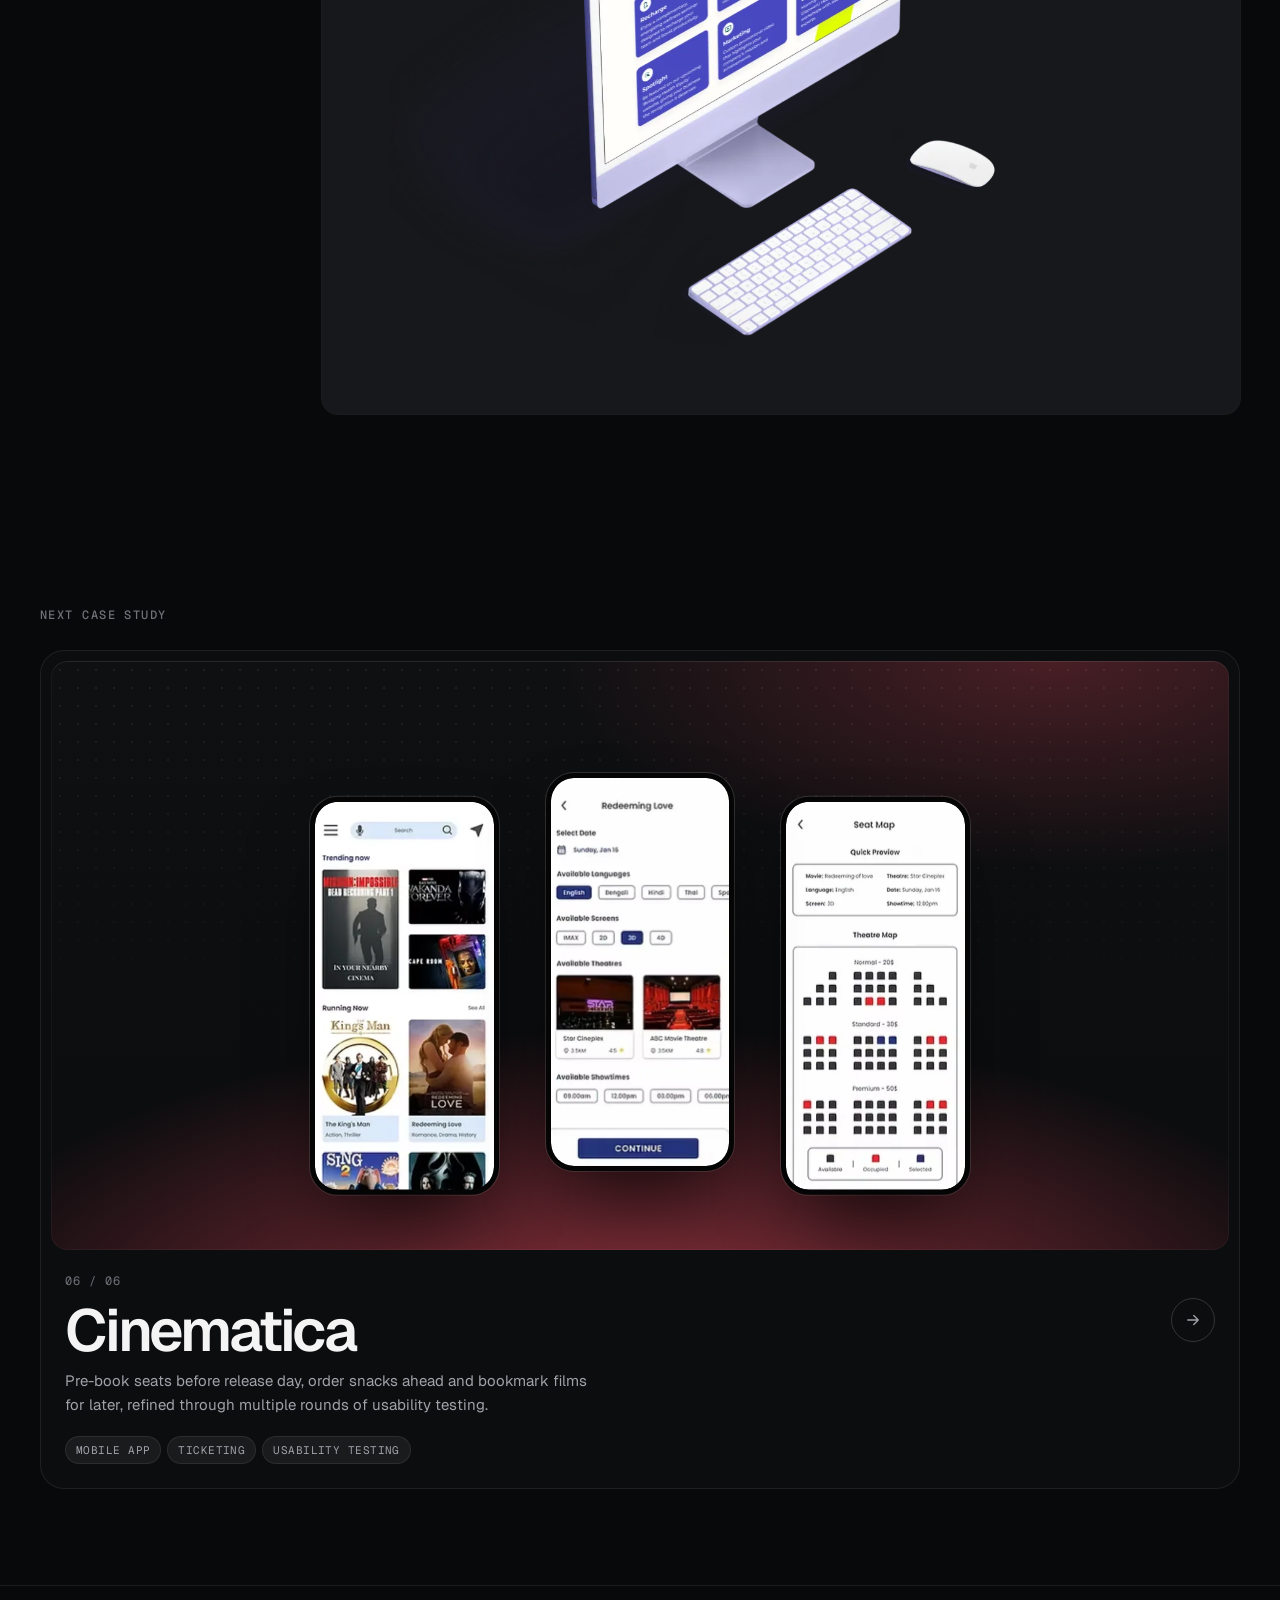
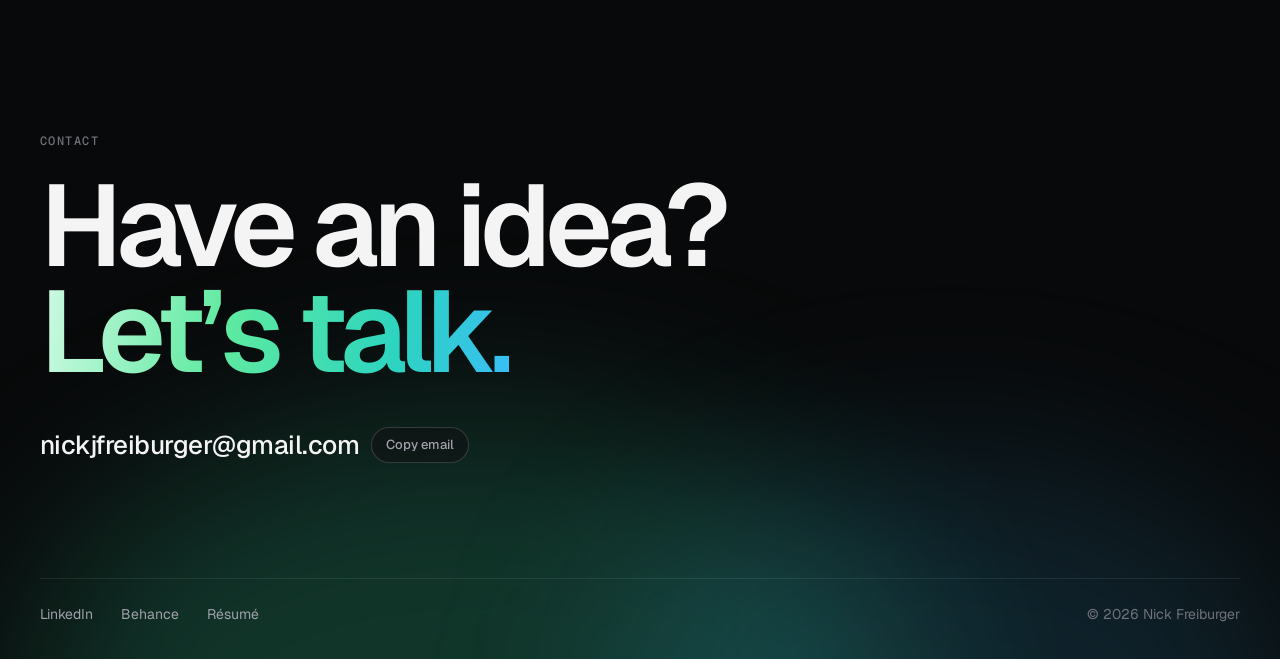
<file: work/bridging-health-equity/index.html>
<!doctype html>
<html lang="en" data-theme="dark">
<head>
<meta charset="utf-8">
<meta name="viewport" content="width=device-width, initial-scale=1">
<title>Bridging Health Equity — Case Study by Nick Freiburger</title>
<meta name="description" content="Bridging Health Equity: Affordable, jargon-free healthcare plans for women- and minority-owned businesses, designed with DiscoverU Health.">
<meta name="author" content="Nick Freiburger">
<meta property="og:type" content="website">
<meta property="og:title" content="Bridging Health Equity — Case Study by Nick Freiburger">
<meta property="og:description" content="Bridging Health Equity: Affordable, jargon-free healthcare plans for women- and minority-owned businesses, designed with DiscoverU Health.">
<meta property="og:image" content="https://nickfreiburger.com/assets/og-image.jpg">
<meta property="og:image:width" content="1200">
<meta property="og:image:height" content="630">
<meta name="twitter:card" content="summary_large_image">
<meta name="theme-color" content="#08090a">
<script>try{var t=localStorage.getItem("theme");if(t)document.documentElement.dataset.theme=t}catch(e){}</script>
<link rel="icon" href="../../assets/favicon.svg" type="image/svg+xml">
<link rel="preconnect" href="https://fonts.googleapis.com">
<link rel="preconnect" href="https://fonts.gstatic.com" crossorigin>
<link rel="stylesheet" href="https://fonts.googleapis.com/css2?family=Geist:wght@300..700&family=Geist+Mono:wght@400;500&display=swap">
<link rel="stylesheet" href="../../assets/css/style.css?v=bedc2fe3">
</head>
<body>
<a class="skip-link" href="#main">Skip to content</a>
<header class="site-header">
  <div class="wrap">
    <div class="nav-shell">
      <a class="wordmark" href="../../" aria-label="Nick Freiburger — home"><span class="wordmark-mark" aria-hidden="true">NF</span><span class="wordmark-name">Nick Freiburger</span></a>
      <nav class="nav" aria-label="Main">
        <a href="../../#work" aria-current="page">Work</a>
        <a href="../../about/">About</a>
        <a class="ext hide-sm" href="../../assets/Nicholas_Freiburger_Resume.pdf" target="_blank" rel="noopener">Résumé</a>
        <a class="ext hide-sm" href="https://www.behance.net/nickfreiburger" target="_blank" rel="noopener">Behance</a>
        <button class="theme-toggle" type="button" aria-label="Switch color theme"><svg class="icon-moon" viewBox="0 0 24 24" fill="none" stroke="currentColor" stroke-width="1.8" stroke-linecap="round" stroke-linejoin="round" aria-hidden="true"><path d="M20.5 14.5A8.5 8.5 0 0 1 9.5 3.5a8.5 8.5 0 1 0 11 11z"/></svg><svg class="icon-sun" viewBox="0 0 24 24" fill="none" stroke="currentColor" stroke-width="1.8" stroke-linecap="round" aria-hidden="true"><circle cx="12" cy="12" r="4"/><path d="M12 2v2M12 20v2M4.9 4.9l1.4 1.4M17.7 17.7l1.4 1.4M2 12h2M20 12h2M4.9 19.1l1.4-1.4M17.7 6.3l1.4-1.4"/></svg></button>
        <a class="btn btn-primary btn-sm" href="#contact">Let’s talk</a>
      </nav>
    </div>
  </div>
</header>
<main id="main">

<div class="progress" aria-hidden="true"></div>
<article>
  <div class="page-head">
    <div class="aurora is-tinted" aria-hidden="true" style="--tint: #5b54e0"><div class="grid-lines"></div></div>
    <header class="wrap case-hero">
      <a class="back-link" href="../../#work">← All work</a>
      <p class="eyebrow reveal">Case study 05 / 06</p>
      <h1 class="reveal">Bridging Health Equity</h1>
      <p class="lede reveal">Affordable, jargon-free healthcare plans for women- and minority-owned businesses, designed with DiscoverU Health.</p>
      <dl class="facts reveal">
        <div><dt>Role</dt><dd>UX Researcher &amp; UX Designer</dd></div>
        <div><dt>Partner</dt><dd>DiscoverU Health</dd></div>
        <div><dt>Results</dt><dd>+40% sign-ups · 85% satisfaction</dd></div>
      </dl>
    </header>
  </div>
  <div class="wrap case-cover reveal"><div class="stage is-wide" data-layout="desktop-phone" style="--stage: #5b54e0" role="img" aria-label="Bridging Health Equity interface preview"><div class="stage-inner"><div class="device-browser"><img src="../../assets/img/bridging-health-equity/KlmhxGMQsfSdmH6N.webp" width="1070" height="601" alt="" loading="eager" decoding="async"></div><div class="device-phone"><img src="../../assets/img/bridging-health-equity/UviP8qCm9poIEyof.webp" width="541" height="1172" alt="" loading="eager" decoding="async"></div></div></div></div>
  <div class="wrap case-layout">
    <nav class="toc" aria-label="On this page">
      <p class="eyebrow">On this page</p>
      <ol>
        <li><a href="#at-a-glance">At a glance</a></li>
        <li><a href="#overview">Overview</a></li>
        <li><a href="#research">Research</a></li>
        <li><a href="#design">Design</a></li>
        <li><a href="#usability-testing">Usability Testing</a></li>
        <li><a href="#outcome">Outcome</a></li>
      </ol>
    </nav>
    <div class="case-body">
<section class="glance reveal" id="at-a-glance" aria-label="At a glance">
  <p class="eyebrow">At a glance</p>
  <div class="glance-grid"><div class="glance-item"><p class="glance-label">The problem</p><p>Finding affordable, customized healthcare is hard for women and minority business owners: plans are unrealistically priced, full of jargon, and short on options.</p></div><div class="glance-item"><p class="glance-label">The approach</p><p>Working with a team, I owned the research, led usability testing, and created the wireframes and prototypes. Together we focused on easier plan comparison and tooltips that decode healthcare jargon.</p></div><div class="glance-item"><p class="glance-label">The outcome</p><p>Testing showed a 40% increase in sign-ups, and the platform received an 85% satisfaction score in usability tests, with users highlighting its simplicity and inclusivity.</p></div></div>
  <div class="results">
    <p class="eyebrow">Key results</p>
    <ul class="result-grid"><li class="result"><span class="result-value">+40%</span><span class="result-label">increase in sign-ups shown in testing</span></li><li class="result"><span class="result-value">85%</span><span class="result-label">satisfaction score in usability tests</span></li><li class="result"><span class="result-value">10</span><span class="result-label">interviews and surveys with women and minority business owners</span></li><li class="result"><span class="result-value">5</span><span class="result-label">target users in remote usability testing</span></li></ul>
  </div>
</section>
<figure class="figure size-medium is-tall reveal"><button class="zoom" type="button" aria-label="Enlarge image: Bridging Health Equity"><img src="../../assets/img/bridging-health-equity/e6tJS3whPnPpe345.webp" width="1440" height="7790" alt="Bridging Health Equity" loading="lazy" decoding="async"></button></figure>
<figure class="figure size-medium reveal"><button class="zoom" type="button" aria-label="Enlarge image: Bridging Health Equity"><img src="../../assets/img/bridging-health-equity/43r922Wvb7WJKSGh.webp" width="1194" height="1251" alt="Bridging Health Equity" loading="lazy" decoding="async"></button></figure>
<div class="case-section" id="overview"><span class="num">01</span><h2>Overview</h2></div>
<p class="section-intro reveal">BHE starts from a simple premise: healthcare platforms overlook women and minority business owners, so BHE is designed around them.</p>
<div class="prose reveal"><p>Bridging Health Equity (BHE) makes healthcare more accessible to women and minority-owned businesses and better tailored to their needs. It tackles affordability, complexity, and a lack of inclusivity to give underrepresented communities personalized healthcare.</p></div>
<div class="cols reveal" data-count="3"><div class="col"><h4>Problem Statement</h4><p>Women and minority business owners often face unique challenges getting affordable, customized healthcare. Existing platforms aren’t designed with them in mind and often come with:</p><ul><li>Unrealistic price plans</li><li>Jargon-heavy content</li><li>Limited options</li></ul></div><div class="col"><h4>Target Audience</h4><p>BHE’s primary users are women and minority business owners looking for affordable, accessible plans for their employees, their families, and themselves. They value clarity, simplicity, and inclusivity.</p></div><div class="col"><h4>My Role</h4><p>UX Researcher and UX Designer, working closely with developers and healthcare experts.</p><ul><li><strong>Owned:</strong> user research and competitive analysis</li><li><strong>Developed:</strong> personas and journey maps</li><li><strong>Created:</strong> wireframes and prototypes</li><li><strong>Led:</strong> usability testing</li></ul></div></div>
<div class="case-section" id="research"><span class="num">02</span><h2>Research</h2></div>
<p class="section-intro reveal">Cost was only part of the problem. Users also struggled to make sense of healthcare itself.</p>
<div class="text-media reveal is-flipped"><div class="text-media-copy"><h4>Understanding the User</h4><p>The sticking points: complex healthcare terminology and comparing plans. Many wanted a platform that was simple, transparent, and visually inclusive.</p><p>I found these through 10 interviews and surveys with women and minority business owners. Stakeholder interviews with healthcare experts deepened our understanding of the challenges users face.</p><p>I also ran a competitive analysis of competitors’ information, layouts, and design elements to find shortcomings we could improve on.</p></div><figure class="figure size-large"><button class="zoom" type="button" aria-label="Enlarge image: Bridging Health Equity — Understanding the User"><img src="../../assets/img/bridging-health-equity/mzR6majcsXGRfOTs.webp" width="967" height="1118" alt="Bridging Health Equity — Understanding the User" loading="lazy" decoding="async"></button></figure></div>
<div class="prose reveal"><h4>Personas &amp; Journey Maps</h4><p>Journey maps surfaced critical frustrations like confusion about plan eligibility and difficulty navigating existing platforms.</p><p>The maps trace the experiences of personas I developed, such as Maria, a Latina entrepreneur seeking affordable family healthcare, and James, an African American startup owner focused on employee wellness.</p></div>
<div class="gallery reveal" role="region" aria-label="Bridging Health Equity — Personas &amp; Journey Maps gallery">
  <div class="gallery-track"><div class="gallery-item"><button class="zoom" type="button" aria-label="Enlarge image: Bridging Health Equity — Personas &amp; Journey Maps (1 of 2)"><img src="../../assets/img/bridging-health-equity/fB4EmlBV7WXsiYIx.webp" width="1006" height="792" alt="Bridging Health Equity — Personas &amp; Journey Maps (1 of 2)" loading="lazy" decoding="async"></button></div><div class="gallery-item"><button class="zoom" type="button" aria-label="Enlarge image: Bridging Health Equity — Personas &amp; Journey Maps (2 of 2)"><img src="../../assets/img/bridging-health-equity/Kp3tjuvapP9REHgT.webp" width="1006" height="822" alt="Bridging Health Equity — Personas &amp; Journey Maps (2 of 2)" loading="lazy" decoding="async"></button></div></div>
  <div class="gallery-controls"><span class="gallery-count">01 / 02</span><div class="gallery-buttons"><button class="icon-btn" type="button" data-dir="prev" aria-label="Previous image">←</button><button class="icon-btn" type="button" data-dir="next" aria-label="Next image">→</button></div></div>
</div>
<div class="case-section" id="design"><span class="num">03</span><h2>Design</h2></div>
<p class="section-intro reveal">A core challenge ran through the design: making complex plan information simpler without making it less informative.</p>
<div class="cols reveal" data-count="2"><div class="col"><h4>Ideation</h4><p>The team brainstormed features against user pain points, then narrowed in on a streamlined plan comparison tool and tooltips that simplify healthcare jargon.</p></div><div class="col"><h4>Wireframes</h4><p>Low-fidelity wireframes set the basic layout and navigation structure. The high-fidelity versions added:</p><ul><li>A modern aesthetic</li><li>Accessible typography</li><li>Clear call-to-action buttons</li><li>Visuals that represent a diverse user base</li></ul></div></div>
<div class="gallery reveal" role="region" aria-label="Bridging Health Equity — Design gallery">
  <div class="gallery-track"><div class="gallery-item"><button class="zoom" type="button" aria-label="Enlarge image: Bridging Health Equity — Design (1 of 3)"><img src="../../assets/img/bridging-health-equity/hnAT4Ej35GZI8by6.webp" width="348" height="1439" alt="Bridging Health Equity — Design (1 of 3)" loading="lazy" decoding="async"></button></div><div class="gallery-item"><button class="zoom" type="button" aria-label="Enlarge image: Bridging Health Equity — Design (2 of 3)"><img src="../../assets/img/bridging-health-equity/lNVrLb94cdGcLZp3.webp" width="1440" height="6875" alt="Bridging Health Equity — Design (2 of 3)" loading="lazy" decoding="async"></button></div><div class="gallery-item"><button class="zoom" type="button" aria-label="Enlarge image: Bridging Health Equity — Design (3 of 3)"><img src="../../assets/img/bridging-health-equity/E4eq2I0CPzmQQTUU.webp" width="1444" height="6787" alt="Bridging Health Equity — Design (3 of 3)" loading="lazy" decoding="async"></button></div></div>
  <div class="gallery-controls"><span class="gallery-count">01 / 03</span><div class="gallery-buttons"><button class="icon-btn" type="button" data-dir="prev" aria-label="Previous image">←</button><button class="icon-btn" type="button" data-dir="next" aria-label="Next image">→</button></div></div>
</div>
<div class="text-media reveal is-flipped"><div class="text-media-copy"><h4>High-Fidelity Design</h4></div><figure class="figure size-medium is-tall"><button class="zoom" type="button" aria-label="Enlarge image: Bridging Health Equity — High-Fidelity Design"><img src="../../assets/img/bridging-health-equity/jZOUfrQOmoy7WEvz.webp" width="1440" height="7790" alt="Bridging Health Equity — High-Fidelity Design" loading="lazy" decoding="async"></button></figure></div>
<div class="case-section" id="usability-testing"><span class="num">04</span><h2>Usability Testing</h2></div>
<p class="section-intro reveal">Testing showed the research problems weren’t fully solved: participants got confused switching between plan comparisons, and healthcare jargon slowed them down.</p>
<div class="prose reveal"><h4>Findings &amp; Fixes</h4><ul><li><strong>Navigation:</strong> The flow was confusing, especially when switching between plan comparisons. We restructured the navigation and added breadcrumb trails to keep users oriented.</li><li><strong>Terminology:</strong> Healthcare jargon slowed many participants down and frustrated them. We added tooltips and a glossary.</li><li><strong>Visual hierarchy:</strong> Important information wasn’t prioritized, so content was hard to scan and digest. We updated color contrast, font sizes, and spacing to improve readability and accessibility.</li></ul><h4>Test Setup</h4><p>I led remote usability testing with 5 target users. They compared healthcare plans, navigated to bilingual support options, and signed up for an account. Observations focused on pain points, ease of navigation, and overall satisfaction.</p></div>
<figure class="figure size-medium is-tall reveal"><button class="zoom" type="button" aria-label="Enlarge image: Bridging Health Equity — Test Setup"><img src="../../assets/img/bridging-health-equity/5b7SWus1ovcJB8Vy.webp" width="1440" height="7790" alt="Bridging Health Equity — Test Setup" loading="lazy" decoding="async"></button></figure>
<div class="case-section" id="outcome"><span class="num">05</span><h2>Outcome</h2></div>
<p class="section-intro reveal">Simplicity and inclusivity were what many users wanted from the start, and in the end, they’re what users highlighted in usability tests.</p>
<div class="cols reveal" data-count="3"><div class="col"><h4>Results</h4><ul><li>Testing showed a 40% increase in sign-ups.</li><li>The platform received an 85% satisfaction score in usability tests.</li><li>Users highlighted its simplicity and inclusivity.</li></ul></div><div class="col"><h4>Challenges &amp; Lessons</h4><p>A core challenge was simplifying complex plan information while keeping it informative. Breaking it into digestible pieces and adding interactive features like tooltips helped us strike that balance.</p><p>Testing underscored the value of user feedback, and the project reinforced the importance of empathy and iteration. I learned that designing for underserved groups takes ongoing collaboration, listening, and adaptability.</p></div><div class="col"><h4>Conclusion</h4><p>BHE shows how user-centered design can help address social inequities. It put my research, design, and testing skills to work on a critical issue.</p></div></div>
<figure class="figure size-medium reveal"><button class="zoom" type="button" aria-label="Enlarge image: Bridging Health Equity — Outcome"><img src="../../assets/img/bridging-health-equity/0g0DyRcet7MI8p6O.webp" width="1500" height="1125" alt="Bridging Health Equity — Outcome" loading="lazy" decoding="async"></button></figure>
    </div>
  </div>
  <nav class="wrap next" aria-label="Next case study">
    <p class="eyebrow">Next case study</p>
    <a class="card reveal is-wide" href="../../work/cinematica/">
        <div class="stage is-wide" data-layout="phones" style="--stage: #b03a48" role="img" aria-label="Cinematica interface preview"><div class="stage-inner"><div class="device-phone"><img src="../../assets/img/cinematica/elhBVGln84QiPRVD.webp" width="299" height="647" alt="" loading="lazy" decoding="async"></div><div class="device-phone"><img src="../../assets/img/cinematica/b2JRl4jlx5m45aO6.webp" width="361" height="782" alt="" loading="lazy" decoding="async"></div><div class="device-phone"><img src="../../assets/img/cinematica/92MakbfcOm6Y8Ykf.webp" width="358" height="775" alt="" loading="lazy" decoding="async"></div></div></div>
        <div class="card-meta">
          <span class="card-num">06 / 06</span>
          <h2 class="card-title">Cinematica</h2>
          <span class="card-arrow" aria-hidden="true"><svg width="18" height="18" viewBox="0 0 24 24" fill="none" stroke="currentColor" stroke-width="1.8" stroke-linecap="round" stroke-linejoin="round" aria-hidden="true"><path d="M5 12h14M13 6l6 6-6 6"/></svg></span>
          <p class="card-summary">Pre-book seats before release day, order snacks ahead and bookmark films for later, refined through multiple rounds of usability testing.</p>
          <div class="card-tags"><ul class="tags"><li>Mobile app</li><li>Ticketing</li><li>Usability testing</li></ul></div>
        </div>
      </a>
  </nav>
</article>
</main>
<footer class="site-footer" id="contact">
  <div class="aurora" aria-hidden="true"></div>
  <div class="wrap">
    <p class="eyebrow">Contact</p>
    <h2 class="footer-cta">Have an idea?<br><span class="grad">Let’s talk.</span></h2>
    <div class="footer-email">
      <a href="mailto:nickjfreiburger@gmail.com">nickjfreiburger@gmail.com</a>
      <button class="copy-btn" type="button" data-copy="nickjfreiburger@gmail.com"><span>Copy email</span></button>
    </div>
    <div class="footer-bottom">
      <ul class="footer-links">
        <li><a href="https://www.linkedin.com/in/nick-freiburger-5a26371a7/" target="_blank" rel="noopener">LinkedIn</a></li>
        <li><a href="https://www.behance.net/nickfreiburger" target="_blank" rel="noopener">Behance</a></li>
        <li><a href="../../assets/Nicholas_Freiburger_Resume.pdf" target="_blank" rel="noopener">Résumé</a></li>
      </ul>
      <p>© 2026 Nick Freiburger</p>
    </div>
  </div>
</footer>
<dialog class="lightbox" aria-label="Image preview">
  <div class="lightbox-inner"><img alt=""></div>
  <button class="lightbox-close" type="button" aria-label="Close preview">×</button>
</dialog>
<script src="../../assets/js/main.js?v=c9b96a4b" defer></script>
</body>
</html>
</file>
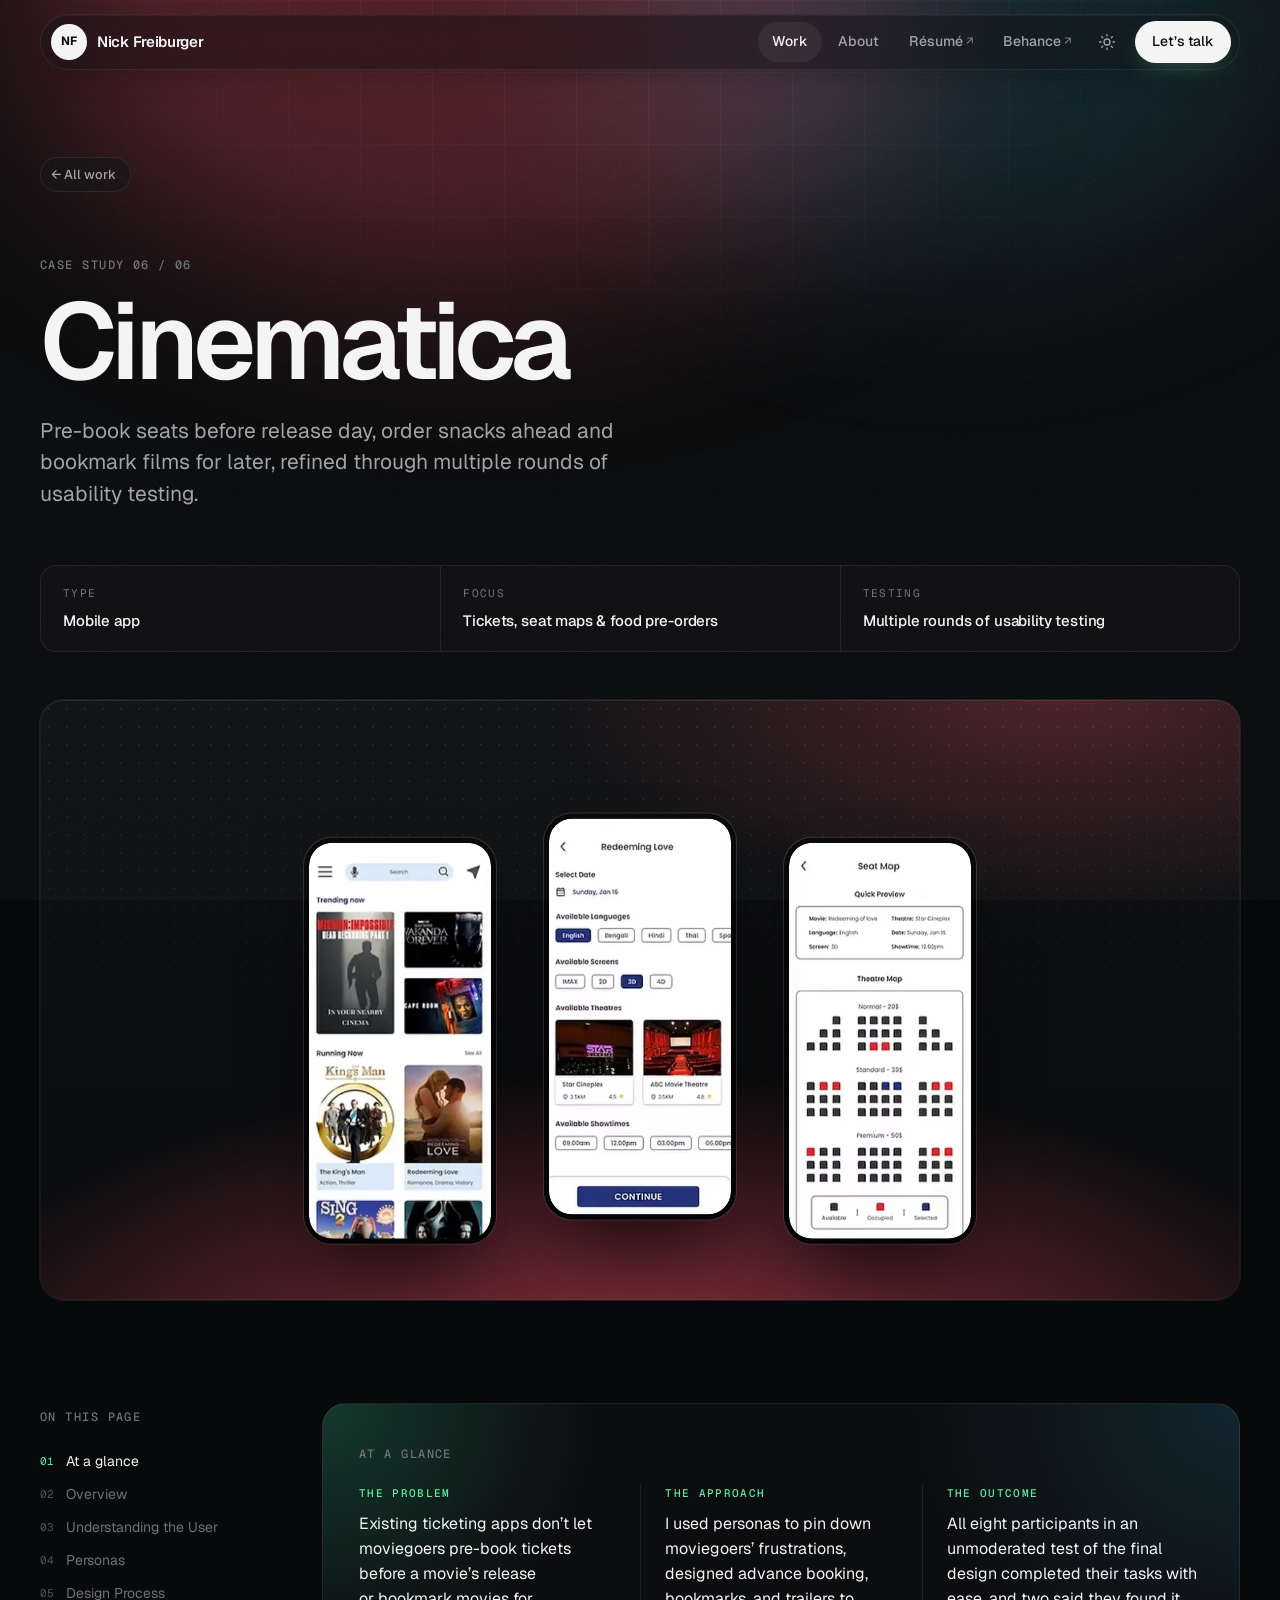
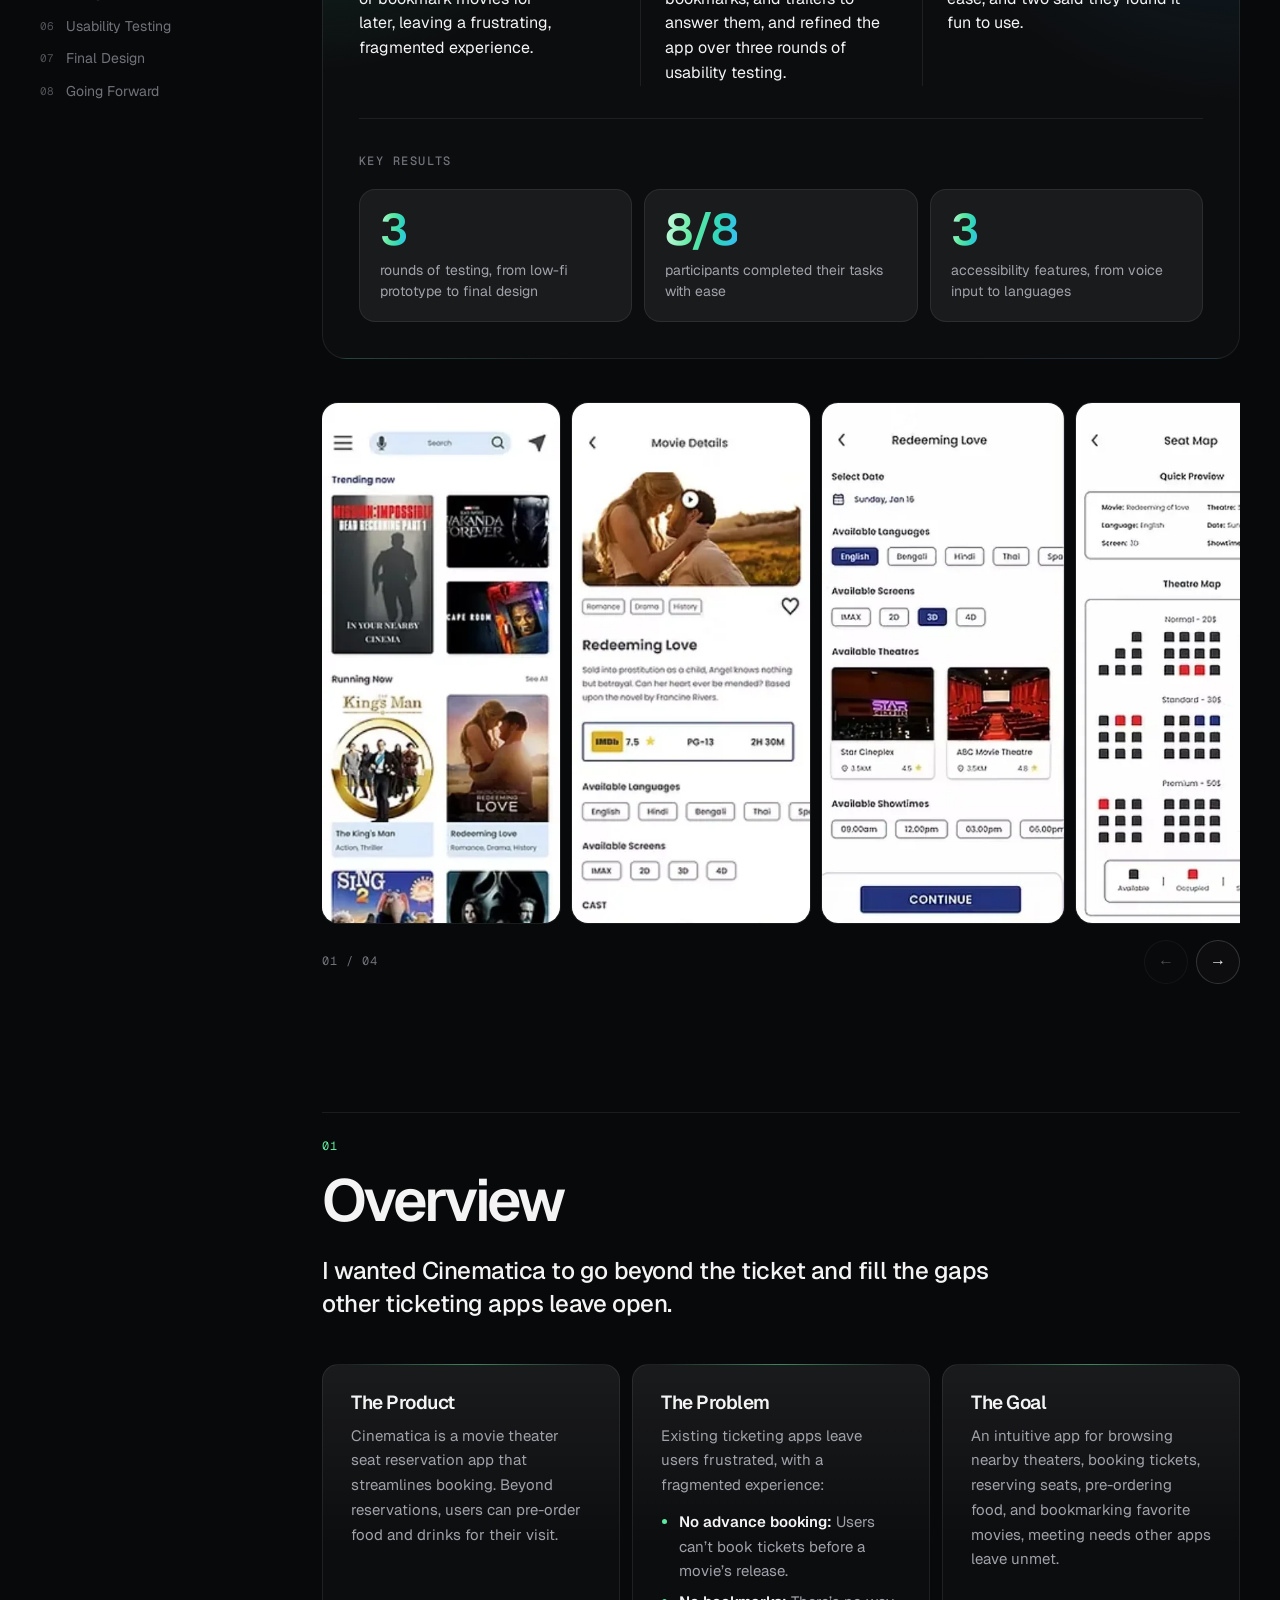
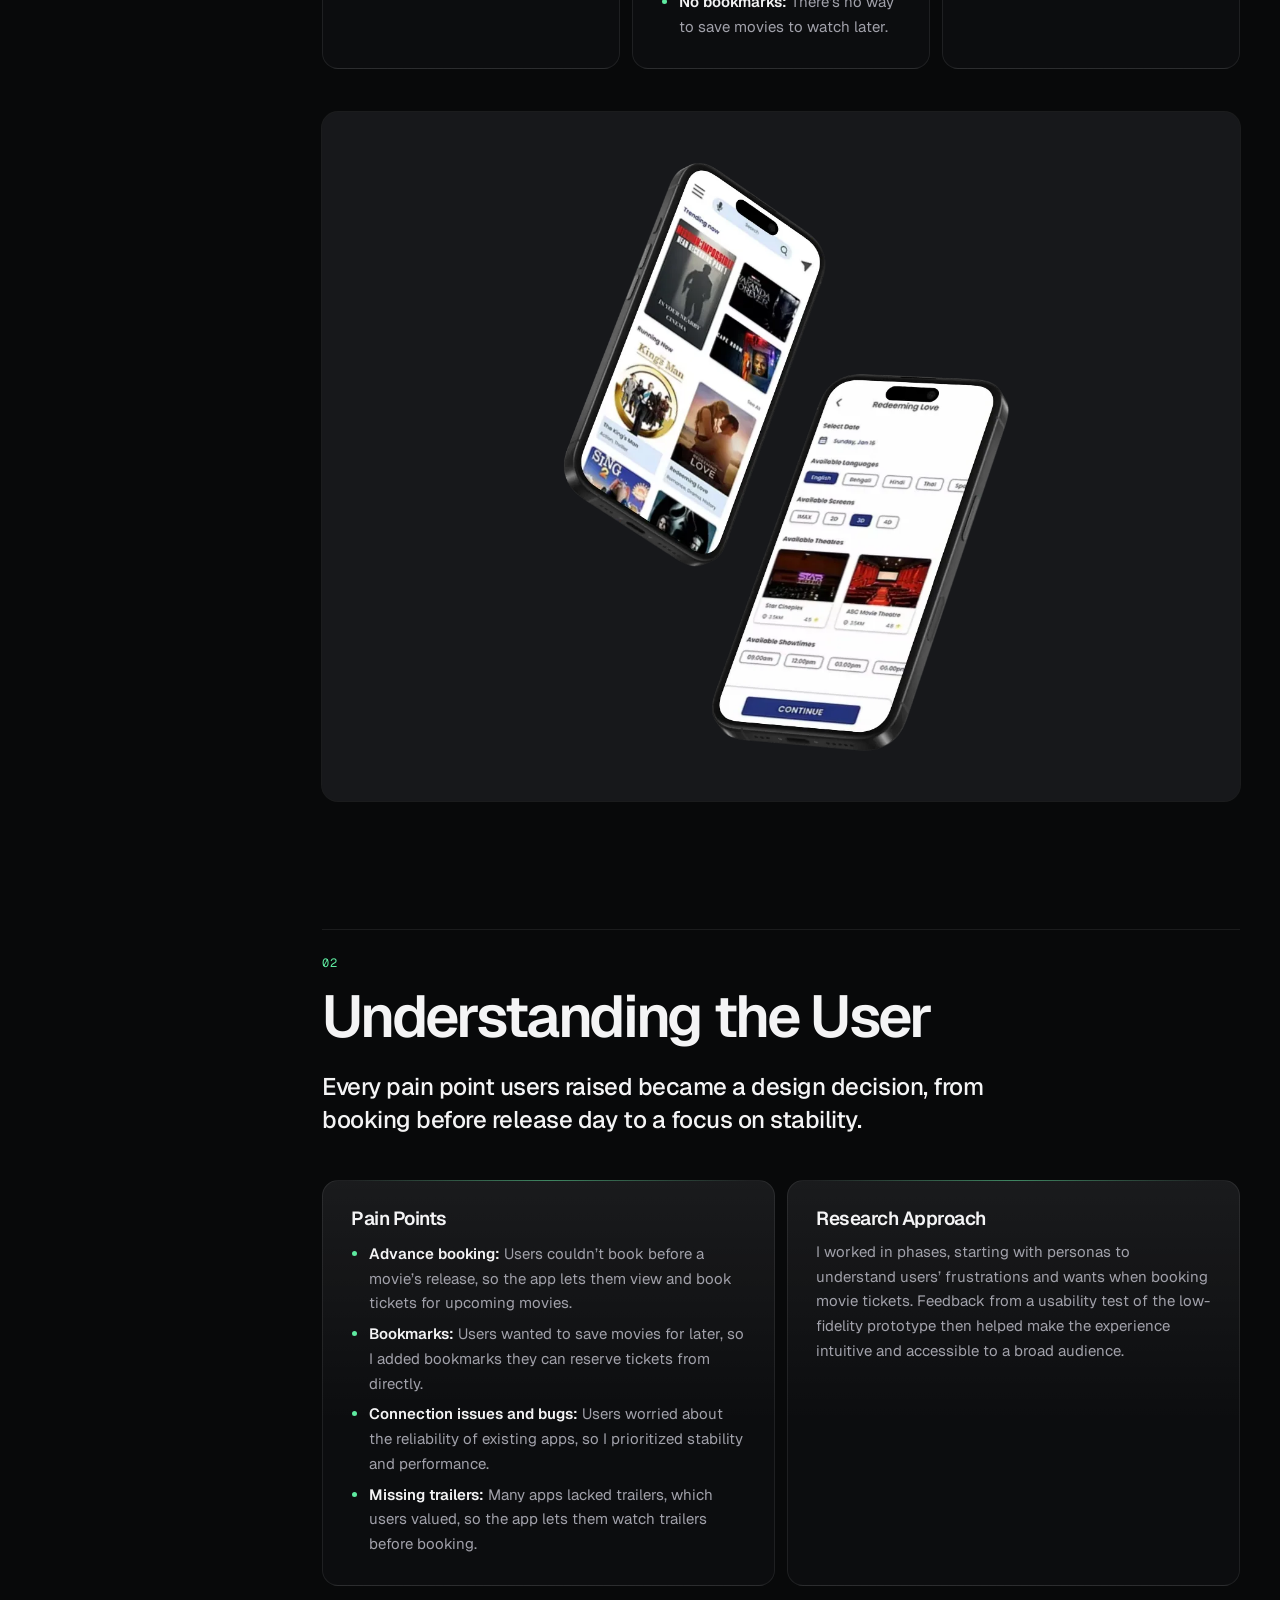
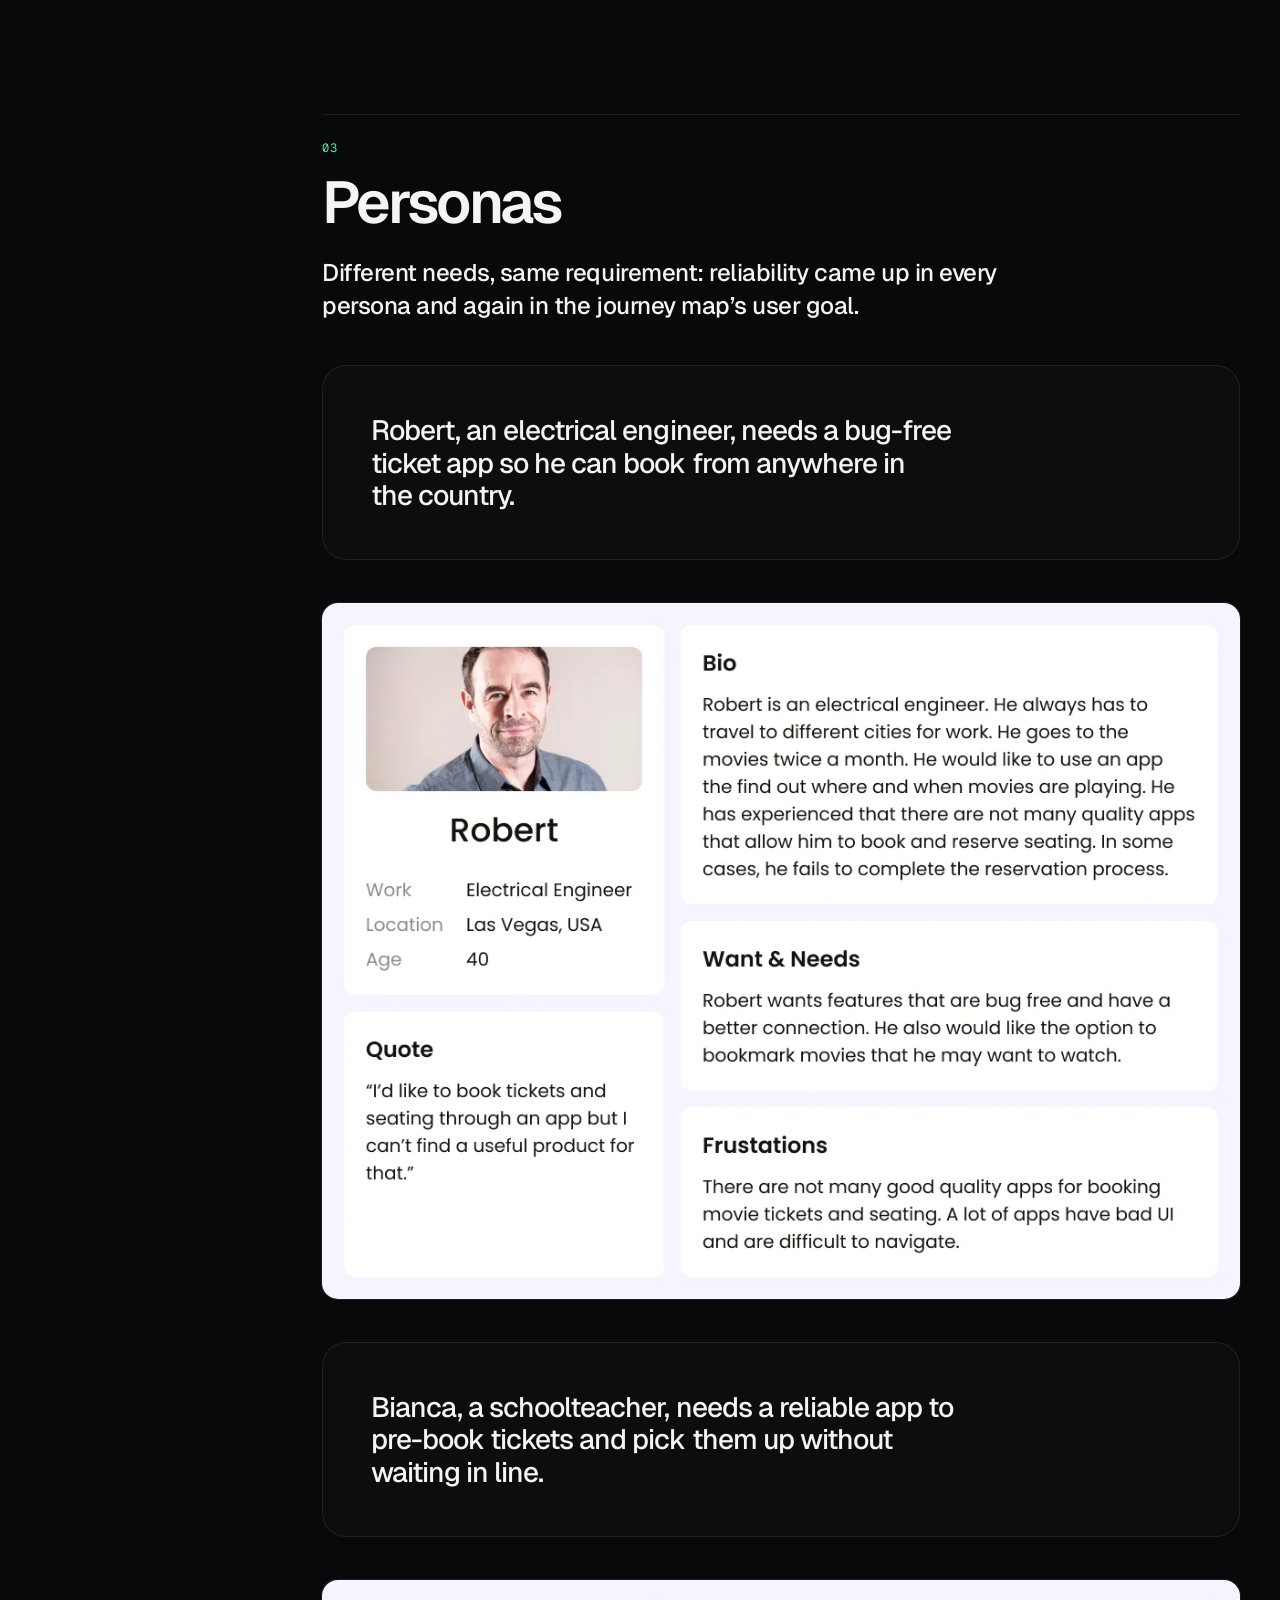
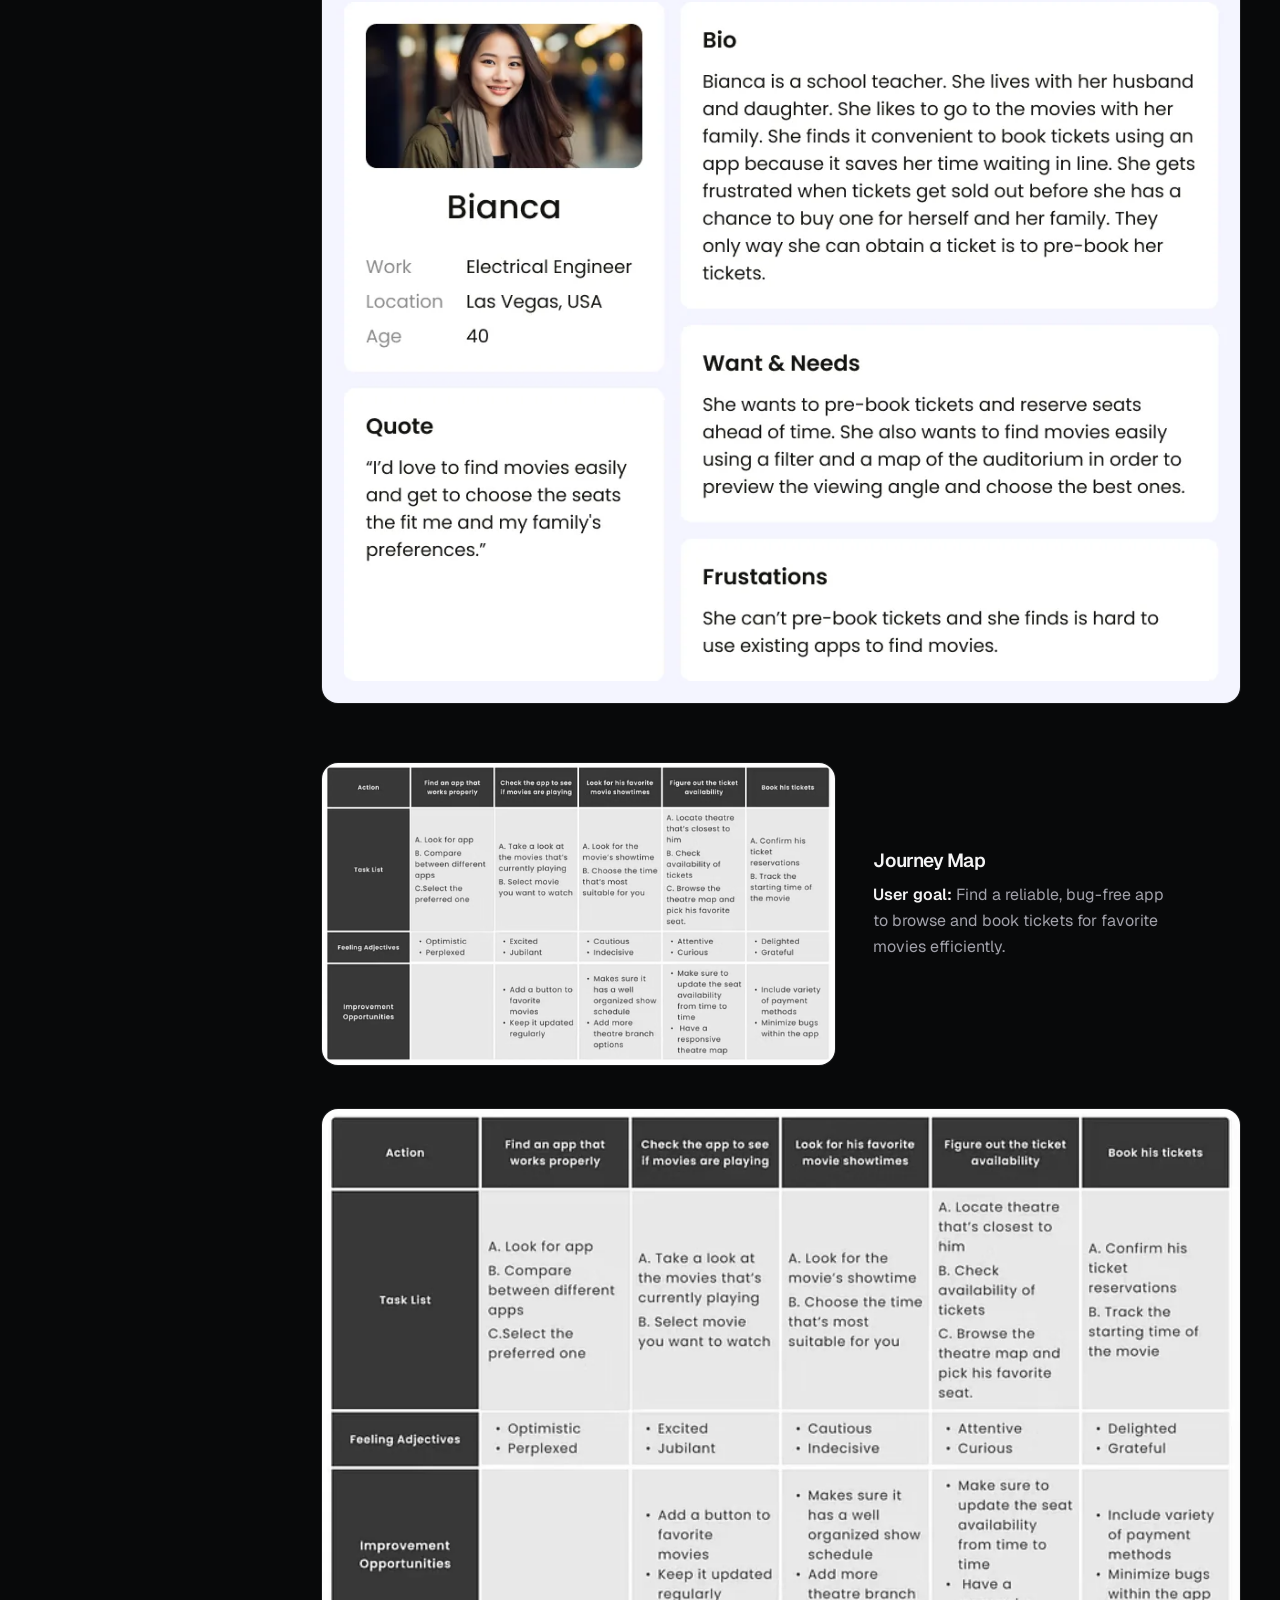
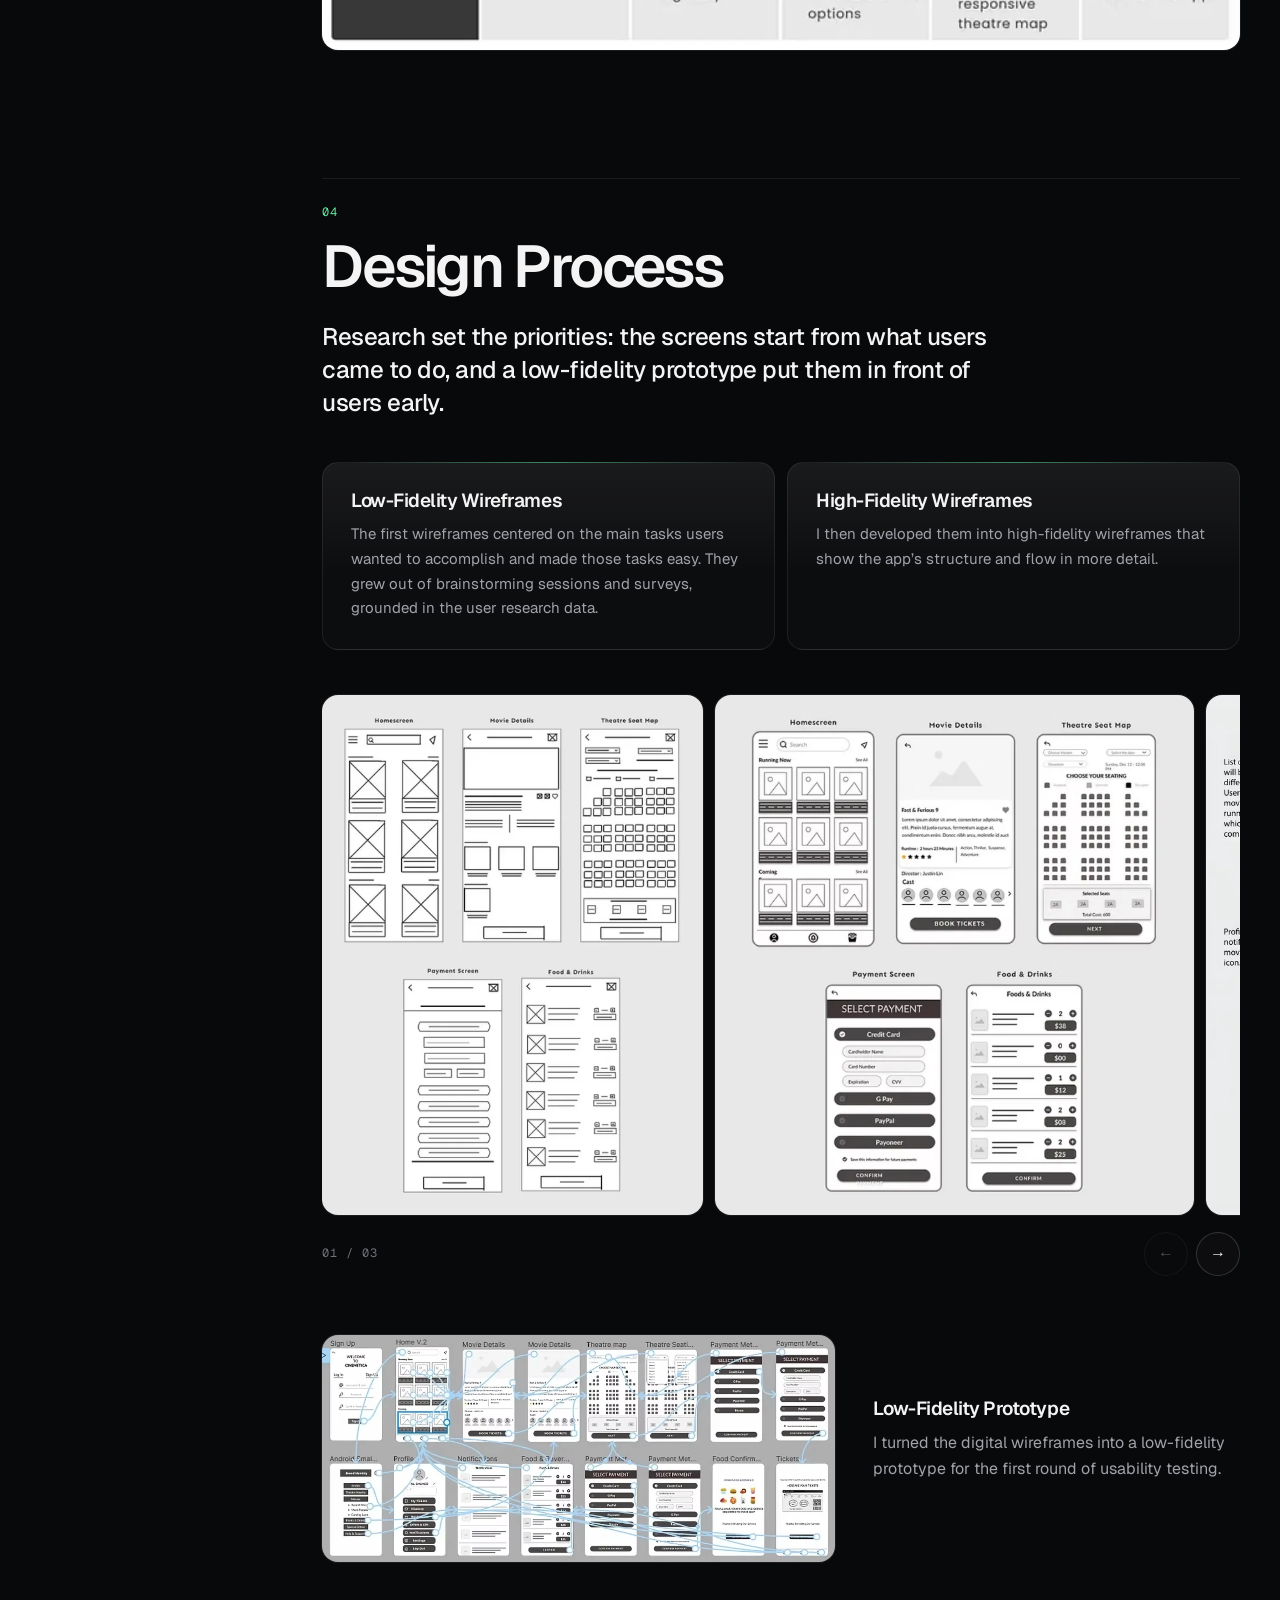
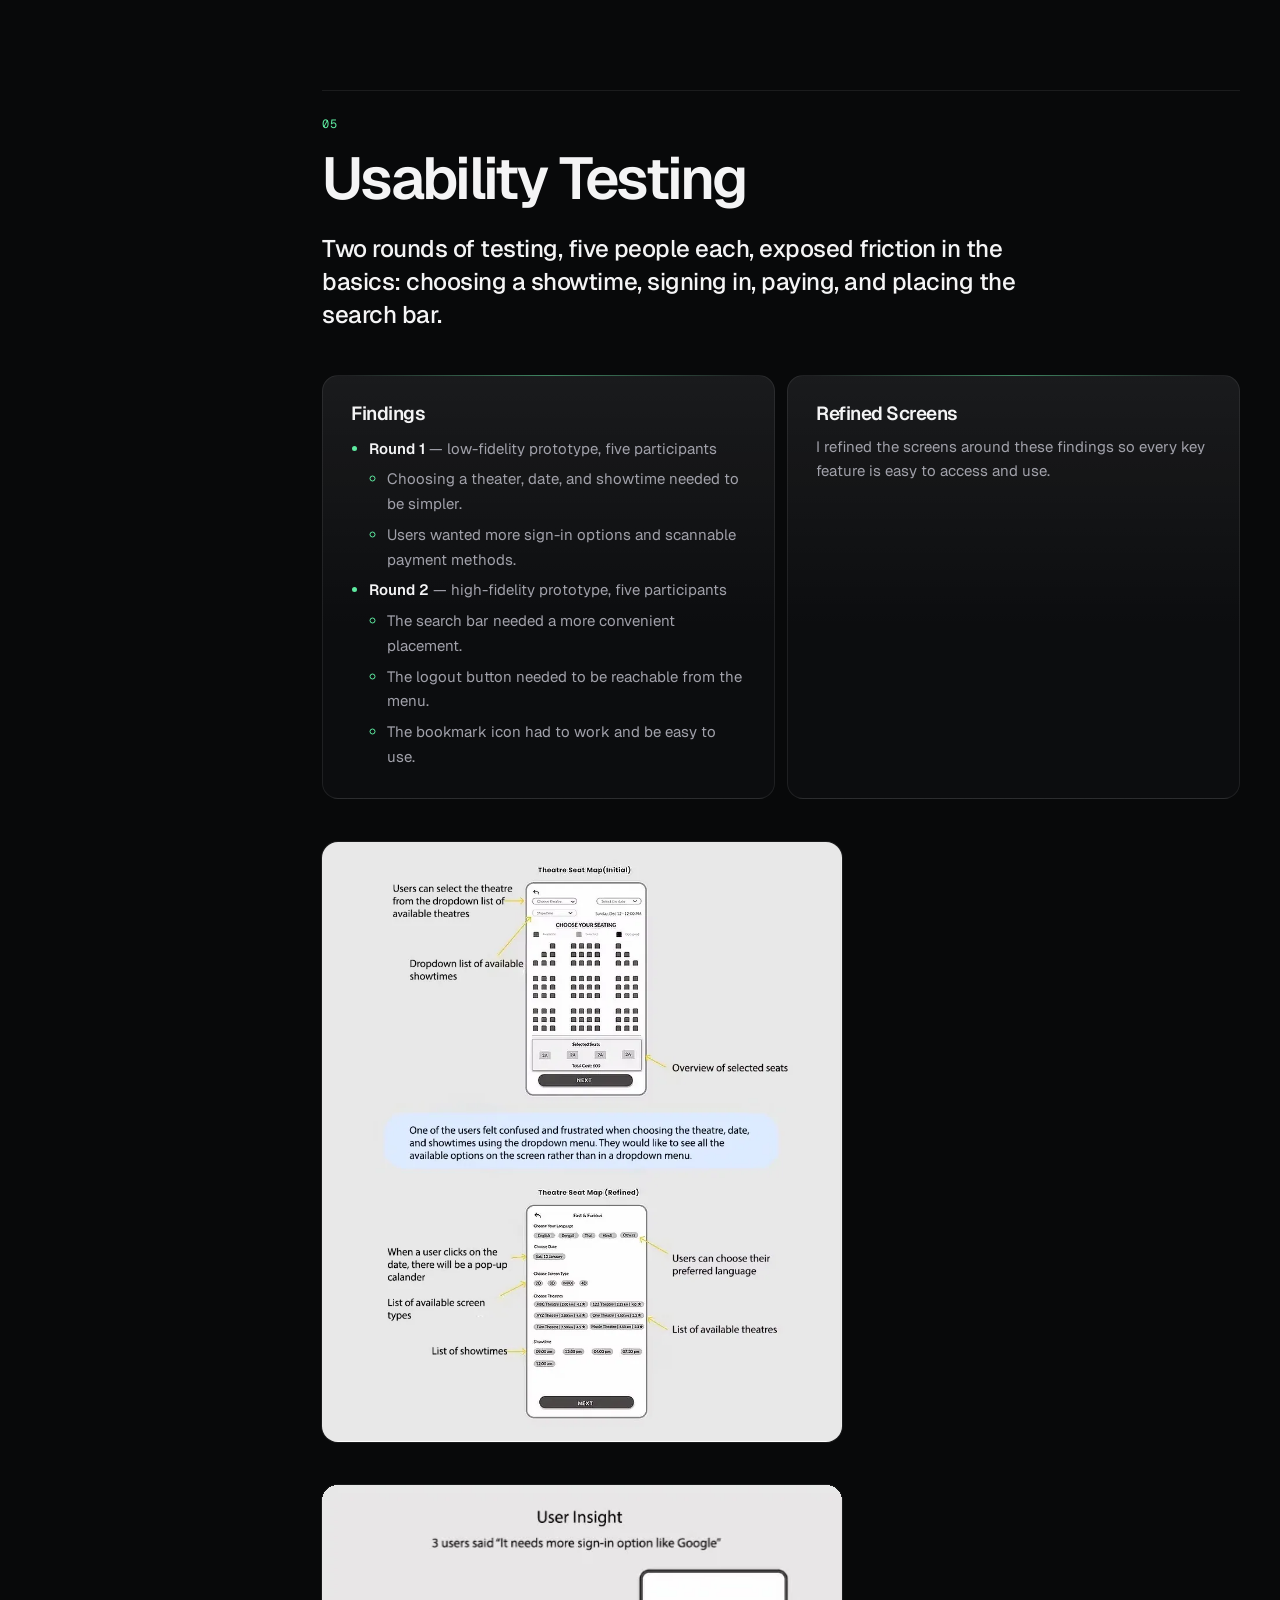
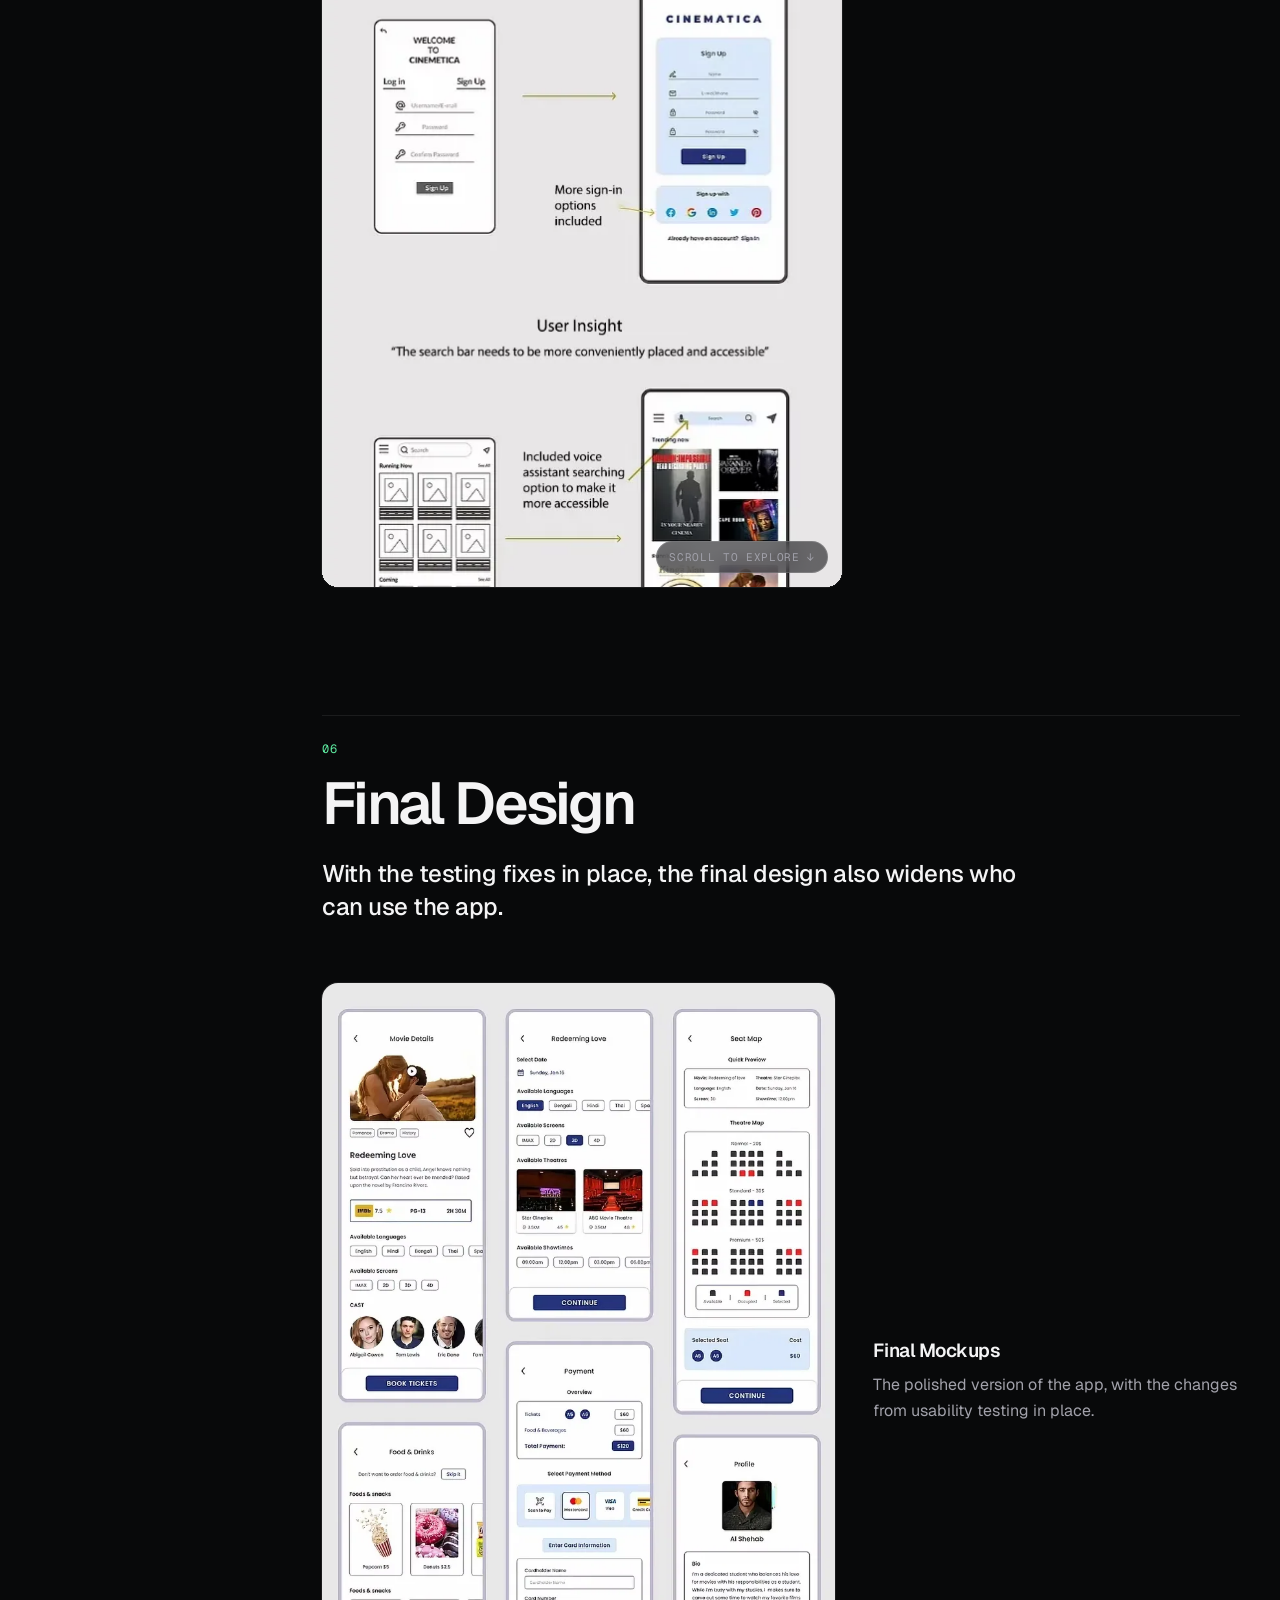
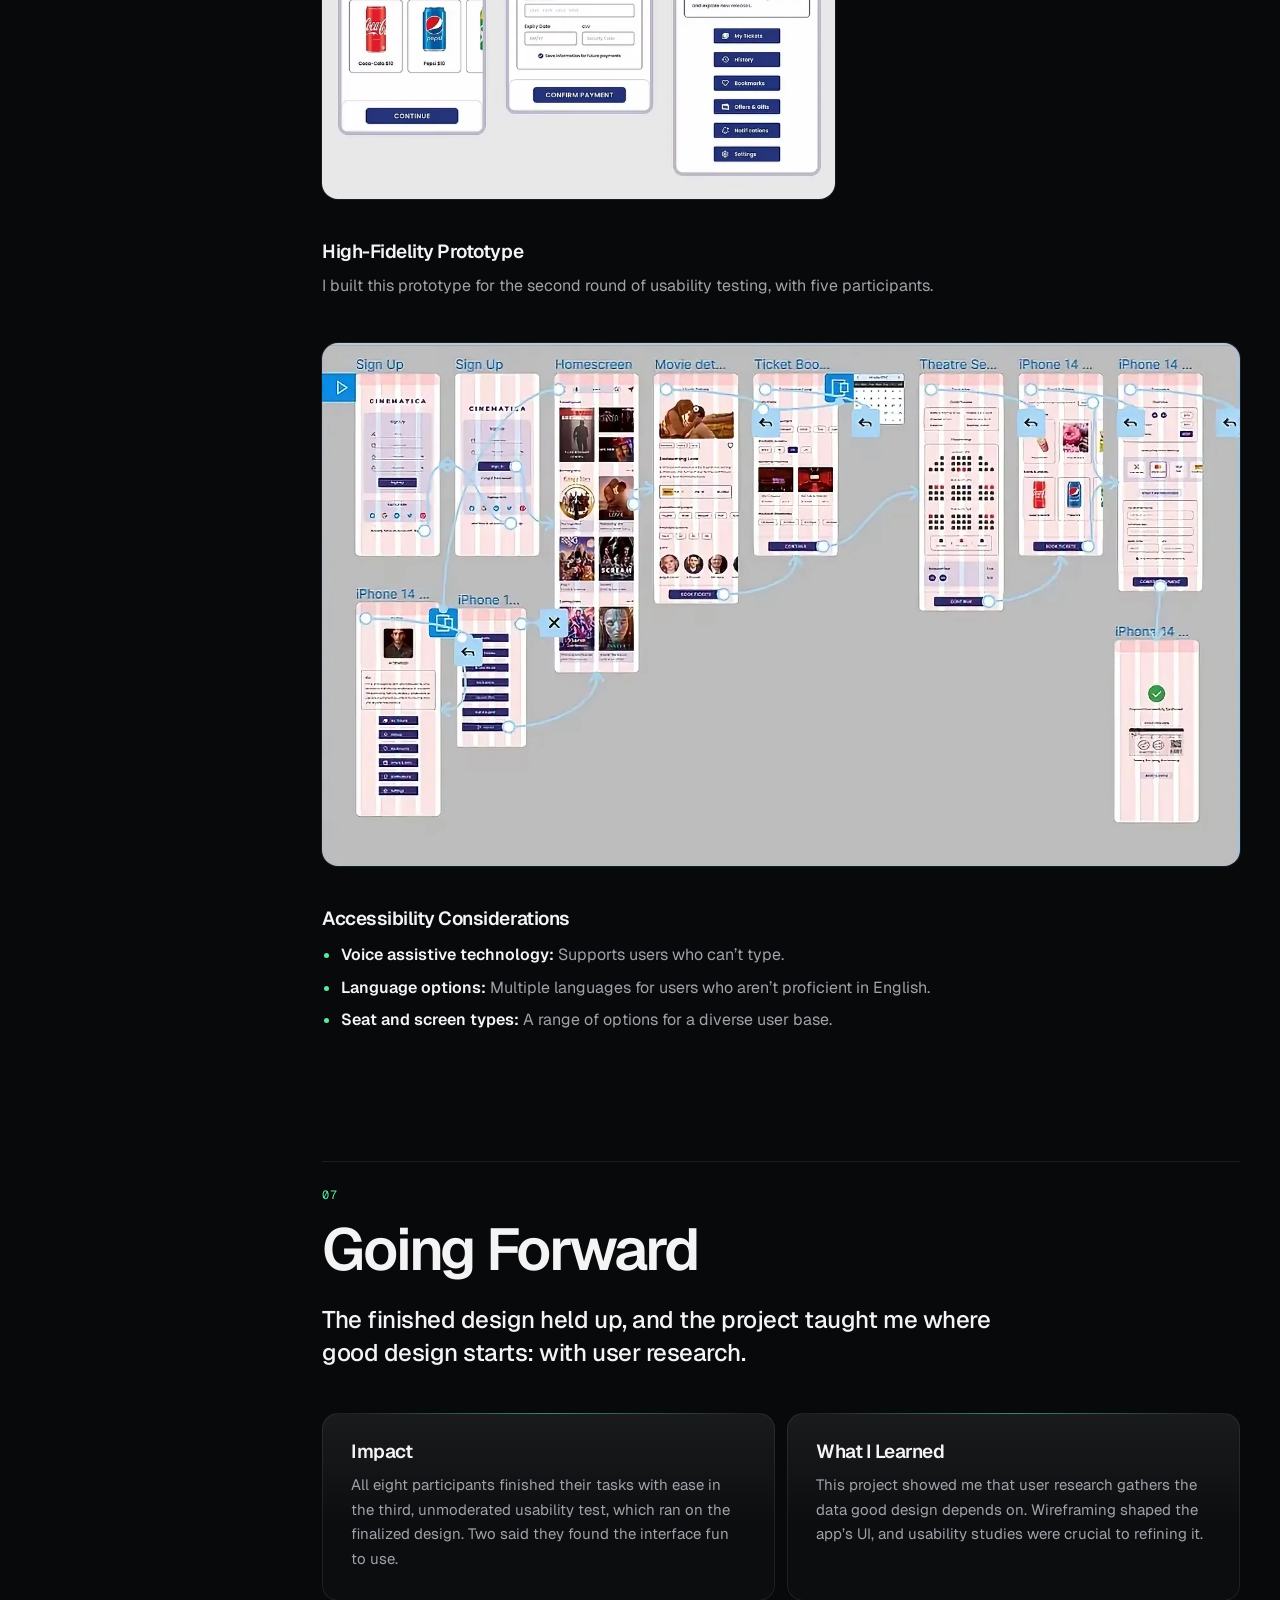
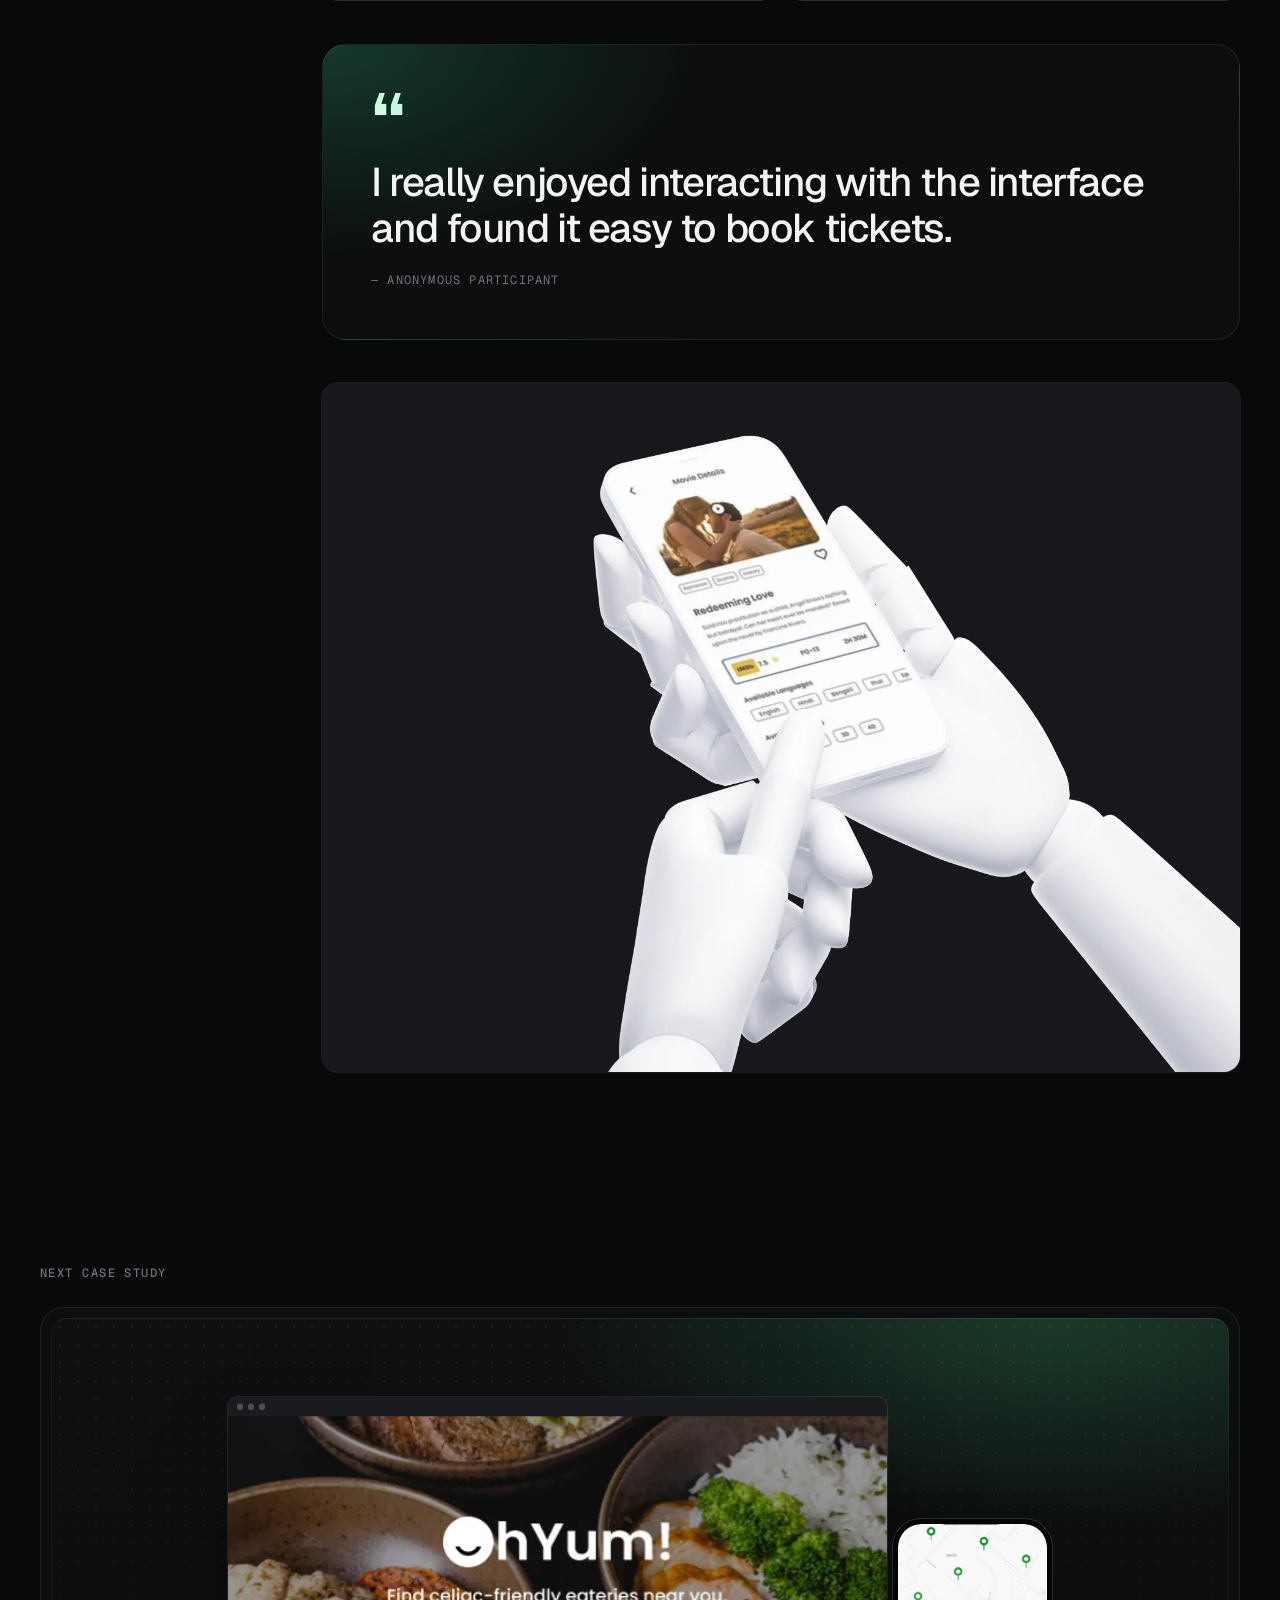
<file: work/cinematica/index.html>
<!doctype html>
<html lang="en" data-theme="dark">
<head>
<meta charset="utf-8">
<meta name="viewport" content="width=device-width, initial-scale=1">
<title>Cinematica — Case Study by Nick Freiburger</title>
<meta name="description" content="Cinematica: Pre-book seats before release day, order snacks ahead and bookmark films for later, refined through multiple rounds of usability testing.">
<meta name="author" content="Nick Freiburger">
<meta property="og:type" content="website">
<meta property="og:title" content="Cinematica — Case Study by Nick Freiburger">
<meta property="og:description" content="Cinematica: Pre-book seats before release day, order snacks ahead and bookmark films for later, refined through multiple rounds of usability testing.">
<meta property="og:image" content="https://nickfreiburger.com/assets/og-image.jpg">
<meta property="og:image:width" content="1200">
<meta property="og:image:height" content="630">
<meta name="twitter:card" content="summary_large_image">
<meta name="theme-color" content="#08090a">
<script>try{var t=localStorage.getItem("theme");if(t)document.documentElement.dataset.theme=t}catch(e){}</script>
<link rel="icon" href="../../assets/favicon.svg" type="image/svg+xml">
<link rel="preconnect" href="https://fonts.googleapis.com">
<link rel="preconnect" href="https://fonts.gstatic.com" crossorigin>
<link rel="stylesheet" href="https://fonts.googleapis.com/css2?family=Geist:wght@300..700&family=Geist+Mono:wght@400;500&display=swap">
<link rel="stylesheet" href="../../assets/css/style.css?v=bedc2fe3">
</head>
<body>
<a class="skip-link" href="#main">Skip to content</a>
<header class="site-header">
  <div class="wrap">
    <div class="nav-shell">
      <a class="wordmark" href="../../" aria-label="Nick Freiburger — home"><span class="wordmark-mark" aria-hidden="true">NF</span><span class="wordmark-name">Nick Freiburger</span></a>
      <nav class="nav" aria-label="Main">
        <a href="../../#work" aria-current="page">Work</a>
        <a href="../../about/">About</a>
        <a class="ext hide-sm" href="../../assets/Nicholas_Freiburger_Resume.pdf" target="_blank" rel="noopener">Résumé</a>
        <a class="ext hide-sm" href="https://www.behance.net/nickfreiburger" target="_blank" rel="noopener">Behance</a>
        <button class="theme-toggle" type="button" aria-label="Switch color theme"><svg class="icon-moon" viewBox="0 0 24 24" fill="none" stroke="currentColor" stroke-width="1.8" stroke-linecap="round" stroke-linejoin="round" aria-hidden="true"><path d="M20.5 14.5A8.5 8.5 0 0 1 9.5 3.5a8.5 8.5 0 1 0 11 11z"/></svg><svg class="icon-sun" viewBox="0 0 24 24" fill="none" stroke="currentColor" stroke-width="1.8" stroke-linecap="round" aria-hidden="true"><circle cx="12" cy="12" r="4"/><path d="M12 2v2M12 20v2M4.9 4.9l1.4 1.4M17.7 17.7l1.4 1.4M2 12h2M20 12h2M4.9 19.1l1.4-1.4M17.7 6.3l1.4-1.4"/></svg></button>
        <a class="btn btn-primary btn-sm" href="#contact">Let’s talk</a>
      </nav>
    </div>
  </div>
</header>
<main id="main">

<div class="progress" aria-hidden="true"></div>
<article>
  <div class="page-head">
    <div class="aurora is-tinted" aria-hidden="true" style="--tint: #b03a48"><div class="grid-lines"></div></div>
    <header class="wrap case-hero">
      <a class="back-link" href="../../#work">← All work</a>
      <p class="eyebrow reveal">Case study 06 / 06</p>
      <h1 class="reveal">Cinematica</h1>
      <p class="lede reveal">Pre-book seats before release day, order snacks ahead and bookmark films for later, refined through multiple rounds of usability testing.</p>
      <dl class="facts reveal">
        <div><dt>Type</dt><dd>Mobile app</dd></div>
        <div><dt>Focus</dt><dd>Tickets, seat maps &amp; food pre-orders</dd></div>
        <div><dt>Testing</dt><dd>Multiple rounds of usability testing</dd></div>
      </dl>
    </header>
  </div>
  <div class="wrap case-cover reveal"><div class="stage is-wide" data-layout="phones" style="--stage: #b03a48" role="img" aria-label="Cinematica interface preview"><div class="stage-inner"><div class="device-phone"><img src="../../assets/img/cinematica/elhBVGln84QiPRVD.webp" width="299" height="647" alt="" loading="eager" decoding="async"></div><div class="device-phone"><img src="../../assets/img/cinematica/b2JRl4jlx5m45aO6.webp" width="361" height="782" alt="" loading="eager" decoding="async"></div><div class="device-phone"><img src="../../assets/img/cinematica/92MakbfcOm6Y8Ykf.webp" width="358" height="775" alt="" loading="eager" decoding="async"></div></div></div></div>
  <div class="wrap case-layout">
    <nav class="toc" aria-label="On this page">
      <p class="eyebrow">On this page</p>
      <ol>
        <li><a href="#at-a-glance">At a glance</a></li>
        <li><a href="#overview">Overview</a></li>
        <li><a href="#understanding-the-user">Understanding the User</a></li>
        <li><a href="#personas">Personas</a></li>
        <li><a href="#design-process">Design Process</a></li>
        <li><a href="#usability-testing">Usability Testing</a></li>
        <li><a href="#final-design">Final Design</a></li>
        <li><a href="#going-forward">Going Forward</a></li>
      </ol>
    </nav>
    <div class="case-body">
<section class="glance reveal" id="at-a-glance" aria-label="At a glance">
  <p class="eyebrow">At a glance</p>
  <div class="glance-grid"><div class="glance-item"><p class="glance-label">The problem</p><p>Existing ticketing apps don’t let moviegoers pre-book tickets before a movie’s release or bookmark movies for later, leaving a frustrating, fragmented experience.</p></div><div class="glance-item"><p class="glance-label">The approach</p><p>I used personas to pin down moviegoers’ frustrations, designed advance booking, bookmarks, and trailers to answer them, and refined the app over three rounds of usability testing.</p></div><div class="glance-item"><p class="glance-label">The outcome</p><p>All eight participants in an unmoderated test of the final design completed their tasks with ease, and two said they found it fun to use.</p></div></div>
  <div class="results">
    <p class="eyebrow">Key results</p>
    <ul class="result-grid"><li class="result"><span class="result-value">3</span><span class="result-label">rounds of testing, from low-fi prototype to final design</span></li><li class="result"><span class="result-value">8/8</span><span class="result-label">participants completed their tasks with ease</span></li><li class="result"><span class="result-value">3</span><span class="result-label">accessibility features, from voice input to languages</span></li></ul>
  </div>
</section>
<div class="gallery reveal" role="region" aria-label="Cinematica gallery">
  <div class="gallery-track"><div class="gallery-item"><button class="zoom" type="button" aria-label="Enlarge image: Cinematica (1 of 4)"><img src="../../assets/img/cinematica/DktFT3Z4lqmbjkpR.webp" width="299" height="653" alt="Cinematica (1 of 4)" loading="lazy" decoding="async"></button></div><div class="gallery-item"><button class="zoom" type="button" aria-label="Enlarge image: Cinematica (2 of 4)"><img src="../../assets/img/cinematica/pGVSoVjcymIbPTGT.webp" width="297" height="649" alt="Cinematica (2 of 4)" loading="lazy" decoding="async"></button></div><div class="gallery-item"><button class="zoom" type="button" aria-label="Enlarge image: Cinematica (3 of 4)"><img src="../../assets/img/cinematica/N5B5UJxWGn41x6Lb.webp" width="365" height="783" alt="Cinematica (3 of 4)" loading="lazy" decoding="async"></button></div><div class="gallery-item"><button class="zoom" type="button" aria-label="Enlarge image: Cinematica (4 of 4)"><img src="../../assets/img/cinematica/gjEVmdua7N3DHNbg.webp" width="358" height="800" alt="Cinematica (4 of 4)" loading="lazy" decoding="async"></button></div></div>
  <div class="gallery-controls"><span class="gallery-count">01 / 04</span><div class="gallery-buttons"><button class="icon-btn" type="button" data-dir="prev" aria-label="Previous image">←</button><button class="icon-btn" type="button" data-dir="next" aria-label="Next image">→</button></div></div>
</div>
<div class="case-section" id="overview"><span class="num">01</span><h2>Overview</h2></div>
<p class="section-intro reveal">I wanted Cinematica to go beyond the ticket and fill the gaps other ticketing apps leave open.</p>
<div class="cols reveal" data-count="3"><div class="col"><h4>The Product</h4><p>Cinematica is a movie theater seat reservation app that streamlines booking. Beyond reservations, users can pre-order food and drinks for their visit.</p></div><div class="col"><h4>The Problem</h4><p>Existing ticketing apps leave users frustrated, with a fragmented experience:</p><ul><li><strong>No advance booking:</strong> Users can’t book tickets before a movie’s release.</li><li><strong>No bookmarks:</strong> There’s no way to save movies to watch later.</li></ul></div><div class="col"><h4>The Goal</h4><p>An intuitive app for browsing nearby theaters, booking tickets, reserving seats, pre-ordering food, and bookmarking favorite movies, meeting needs other apps leave unmet.</p></div></div>
<figure class="figure size-medium reveal"><button class="zoom" type="button" aria-label="Enlarge image: Cinematica — Overview"><img src="../../assets/img/cinematica/EbRBYZcW5d5yrcQd.webp" width="1500" height="1125" alt="Cinematica — Overview" loading="lazy" decoding="async"></button></figure>
<div class="case-section" id="understanding-the-user"><span class="num">02</span><h2>Understanding the User</h2></div>
<p class="section-intro reveal">Every pain point users raised became a design decision, from booking before release day to a focus on stability.</p>
<div class="cols reveal" data-count="2"><div class="col"><h4>Pain Points</h4><ul><li><strong>Advance booking:</strong> Users couldn’t book before a movie’s release, so the app lets them view and book tickets for upcoming movies.</li><li><strong>Bookmarks:</strong> Users wanted to save movies for later, so I added bookmarks they can reserve tickets from directly.</li><li><strong>Connection issues and bugs:</strong> Users worried about the reliability of existing apps, so I prioritized stability and performance.</li><li><strong>Missing trailers:</strong> Many apps lacked trailers, which users valued, so the app lets them watch trailers before booking.</li></ul></div><div class="col"><h4>Research Approach</h4><p>I worked in phases, starting with personas to understand users’ frustrations and wants when booking movie tickets. Feedback from a usability test of the low-fidelity prototype then helped make the experience intuitive and accessible to a broad audience.</p></div></div>
<div class="case-section" id="personas"><span class="num">03</span><h2>Personas</h2></div>
<p class="section-intro reveal">Different needs, same requirement: reliability came up in every persona and again in the journey map’s user goal.</p>
<blockquote class="quote reveal is-plain"><p>Robert, an electrical engineer, needs a bug-free ticket app so he can book from anywhere in the country.</p></blockquote>
<figure class="figure size-medium reveal"><button class="zoom" type="button" aria-label="Enlarge image: Cinematica — Personas"><img src="../../assets/img/cinematica/jtiK0Yj3xkmin1bg.webp" width="1006" height="762" alt="Cinematica — Personas" loading="lazy" decoding="async"></button></figure>
<blockquote class="quote reveal is-plain"><p>Bianca, a schoolteacher, needs a reliable app to pre-book tickets and pick them up without waiting in line.</p></blockquote>
<figure class="figure size-medium reveal"><button class="zoom" type="button" aria-label="Enlarge image: Cinematica — Personas"><img src="../../assets/img/cinematica/4AIU2x4NCLNhrjSf.webp" width="1006" height="792" alt="Cinematica — Personas" loading="lazy" decoding="async"></button></figure>
<div class="text-media reveal is-flipped"><div class="text-media-copy"><h4>Journey Map</h4><p><strong>User goal:</strong> Find a reliable, bug-free app to browse and book tickets for favorite movies efficiently.</p></div><figure class="figure size-large"><button class="zoom" type="button" aria-label="Enlarge image: Cinematica — Journey Map"><img src="../../assets/img/cinematica/4T7FHtEGtU2iNDbK.webp" width="1457" height="859" alt="Cinematica — Journey Map" loading="lazy" decoding="async"></button></figure></div>
<figure class="figure size-large reveal"><button class="zoom" type="button" aria-label="Enlarge image: Cinematica — Journey Map"><img src="../../assets/img/cinematica/0qgYF3V0ix8NFLko.webp" width="1457" height="859" alt="Cinematica — Journey Map" loading="lazy" decoding="async"></button></figure>
<div class="case-section" id="design-process"><span class="num">04</span><h2>Design Process</h2></div>
<p class="section-intro reveal">Research set the priorities: the screens start from what users came to do, and a low-fidelity prototype put them in front of users early.</p>
<div class="cols reveal" data-count="2"><div class="col"><h4>Low-Fidelity Wireframes</h4><p>The first wireframes centered on the main tasks users wanted to accomplish and made those tasks easy. They grew out of brainstorming sessions and surveys, grounded in the user research data.</p></div><div class="col"><h4>High-Fidelity Wireframes</h4><p>I then developed them into high-fidelity wireframes that show the app’s structure and flow in more detail.</p></div></div>
<div class="gallery reveal" role="region" aria-label="Cinematica — Design Process gallery">
  <div class="gallery-track"><div class="gallery-item"><button class="zoom" type="button" aria-label="Enlarge image: Cinematica — Design Process (1 of 3)"><img src="../../assets/img/cinematica/tZKkGWNbo8WxmRmw.webp" width="726" height="991" alt="Cinematica — Design Process (1 of 3)" loading="lazy" decoding="async"></button></div><div class="gallery-item"><button class="zoom" type="button" aria-label="Enlarge image: Cinematica — Design Process (2 of 3)"><img src="../../assets/img/cinematica/GYqAjl9lzceXoRlM.webp" width="864" height="937" alt="Cinematica — Design Process (2 of 3)" loading="lazy" decoding="async"></button></div><div class="gallery-item"><button class="zoom" type="button" aria-label="Enlarge image: Cinematica — Design Process (3 of 3)"><img src="../../assets/img/cinematica/WQQhOhmOMjas47w8.webp" width="864" height="847" alt="Cinematica — Design Process (3 of 3)" loading="lazy" decoding="async"></button></div></div>
  <div class="gallery-controls"><span class="gallery-count">01 / 03</span><div class="gallery-buttons"><button class="icon-btn" type="button" data-dir="prev" aria-label="Previous image">←</button><button class="icon-btn" type="button" data-dir="next" aria-label="Next image">→</button></div></div>
</div>
<div class="text-media reveal is-flipped"><div class="text-media-copy"><h4>Low-Fidelity Prototype</h4><p>I turned the digital wireframes into a low-fidelity prototype for the first round of usability testing.</p></div><figure class="figure size-large"><button class="zoom" type="button" aria-label="Enlarge image: Cinematica — Low-Fidelity Prototype"><img src="../../assets/img/cinematica/Vg5vFdutRoHwlZ4U.webp" width="1903" height="842" alt="Cinematica — Low-Fidelity Prototype" loading="lazy" decoding="async"></button></figure></div>
<div class="case-section" id="usability-testing"><span class="num">05</span><h2>Usability Testing</h2></div>
<p class="section-intro reveal">Two rounds of testing, five people each, exposed friction in the basics: choosing a showtime, signing in, paying, and placing the search bar.</p>
<div class="cols reveal" data-count="2"><div class="col"><h4>Findings</h4><ul><li><strong>Round 1</strong> — low-fidelity prototype, five participants<ul><li>Choosing a theater, date, and showtime needed to be simpler.</li><li>Users wanted more sign-in options and scannable payment methods.</li></ul></li><li><strong>Round 2</strong> — high-fidelity prototype, five participants<ul><li>The search bar needed a more convenient placement.</li><li>The logout button needed to be reachable from the menu.</li><li>The bookmark icon had to work and be easy to use.</li></ul></li></ul></div><div class="col"><h4>Refined Screens</h4><p>I refined the screens around these findings so every key feature is easy to access and use.</p></div></div>
<figure class="figure size-small reveal"><button class="zoom" type="button" aria-label="Enlarge image: Cinematica — Usability Testing"><img src="../../assets/img/cinematica/XCSRx7xnKUvcTyG1.webp" width="893" height="1030" alt="Cinematica — Usability Testing" loading="lazy" decoding="async"></button></figure>
<figure class="figure size-small is-tall reveal"><button class="zoom" type="button" aria-label="Enlarge image: Cinematica — Usability Testing"><img src="../../assets/img/cinematica/O02cg5PdX8w1nn1w.webp" width="522" height="1269" alt="Cinematica — Usability Testing" loading="lazy" decoding="async"></button></figure>
<div class="case-section" id="final-design"><span class="num">06</span><h2>Final Design</h2></div>
<p class="section-intro reveal">With the testing fixes in place, the final design also widens who can use the app.</p>
<div class="text-media reveal is-flipped"><div class="text-media-copy"><h4>Final Mockups</h4><p>The polished version of the app, with the changes from usability testing in place.</p></div><figure class="figure size-large"><button class="zoom" type="button" aria-label="Enlarge image: Cinematica — Final Mockups"><img src="../../assets/img/cinematica/dOf8em0TV1QiRX59.webp" width="792" height="1259" alt="Cinematica — Final Mockups" loading="lazy" decoding="async"></button></figure></div>
<div class="prose reveal"><h4>High-Fidelity Prototype</h4><p>I built this prototype for the second round of usability testing, with five participants.</p></div>
<figure class="figure size-medium reveal"><button class="zoom" type="button" aria-label="Enlarge image: Cinematica — High-Fidelity Prototype"><img src="../../assets/img/cinematica/m2nPzgPMzXggsXzB.webp" width="1418" height="808" alt="Cinematica — High-Fidelity Prototype" loading="lazy" decoding="async"></button></figure>
<div class="prose reveal"><h4>Accessibility Considerations</h4><ul><li><strong>Voice assistive technology:</strong> Supports users who can’t type.</li><li><strong>Language options:</strong> Multiple languages for users who aren’t proficient in English.</li><li><strong>Seat and screen types:</strong> A range of options for a diverse user base.</li></ul></div>
<div class="case-section" id="going-forward"><span class="num">07</span><h2>Going Forward</h2></div>
<p class="section-intro reveal">The finished design held up, and the project taught me where good design starts: with user research.</p>
<div class="cols reveal" data-count="2"><div class="col"><h4>Impact</h4><p>All eight participants finished their tasks with ease in the third, unmoderated usability test, which ran on the finalized design. Two said they found the interface fun to use.</p></div><div class="col"><h4>What I Learned</h4><p>This project showed me that user research gathers the data good design depends on. Wireframing shaped the app’s UI, and usability studies were crucial to refining it.</p></div></div>
<blockquote class="quote reveal"><p>I really enjoyed interacting with the interface and found it easy to book tickets.</p><footer>— Anonymous Participant</footer></blockquote>
<figure class="figure size-medium reveal"><button class="zoom" type="button" aria-label="Enlarge image: Cinematica — Going Forward"><img src="../../assets/img/cinematica/nTWJD2tXo4ClYGtS.webp" width="1500" height="1125" alt="Cinematica — Going Forward" loading="lazy" decoding="async"></button></figure>
    </div>
  </div>
  <nav class="wrap next" aria-label="Next case study">
    <p class="eyebrow">Next case study</p>
    <a class="card reveal is-wide" href="../../work/ohyum/">
        <div class="stage is-wide" data-layout="desktop-phone" style="--stage: #2f8a55" role="img" aria-label="OhYum! interface preview"><div class="stage-inner"><div class="device-browser"><img src="../../assets/img/ohyum/RWI1ba1FD9KqPD29.webp" width="573" height="408" alt="" loading="lazy" decoding="async"></div><div class="device-phone"><img src="../../assets/img/ohyum/swaLLaOsz2sjm09i.webp" width="484" height="1049" alt="" loading="lazy" decoding="async"></div></div></div>
        <div class="card-meta">
          <span class="card-num">01 / 06</span>
          <h2 class="card-title">OhYum!</h2>
          <span class="card-arrow" aria-hidden="true"><svg width="18" height="18" viewBox="0 0 24 24" fill="none" stroke="currentColor" stroke-width="1.8" stroke-linecap="round" stroke-linejoin="round" aria-hidden="true"><path d="M5 12h14M13 6l6 6-6 6"/></svg></span>
          <p class="card-summary">A food-finder app that helps people with celiac disease discover safe places to eat, without the guesswork or the risk of cross-contamination.</p>
          <div class="card-tags"><ul class="tags"><li>Mobile app</li><li>Responsive web</li><li>Accessibility</li></ul></div>
        </div>
      </a>
  </nav>
</article>
</main>
<footer class="site-footer" id="contact">
  <div class="aurora" aria-hidden="true"></div>
  <div class="wrap">
    <p class="eyebrow">Contact</p>
    <h2 class="footer-cta">Have an idea?<br><span class="grad">Let’s talk.</span></h2>
    <div class="footer-email">
      <a href="mailto:nickjfreiburger@gmail.com">nickjfreiburger@gmail.com</a>
      <button class="copy-btn" type="button" data-copy="nickjfreiburger@gmail.com"><span>Copy email</span></button>
    </div>
    <div class="footer-bottom">
      <ul class="footer-links">
        <li><a href="https://www.linkedin.com/in/nick-freiburger-5a26371a7/" target="_blank" rel="noopener">LinkedIn</a></li>
        <li><a href="https://www.behance.net/nickfreiburger" target="_blank" rel="noopener">Behance</a></li>
        <li><a href="../../assets/Nicholas_Freiburger_Resume.pdf" target="_blank" rel="noopener">Résumé</a></li>
      </ul>
      <p>© 2026 Nick Freiburger</p>
    </div>
  </div>
</footer>
<dialog class="lightbox" aria-label="Image preview">
  <div class="lightbox-inner"><img alt=""></div>
  <button class="lightbox-close" type="button" aria-label="Close preview">×</button>
</dialog>
<script src="../../assets/js/main.js?v=c9b96a4b" defer></script>
</body>
</html>
</file>
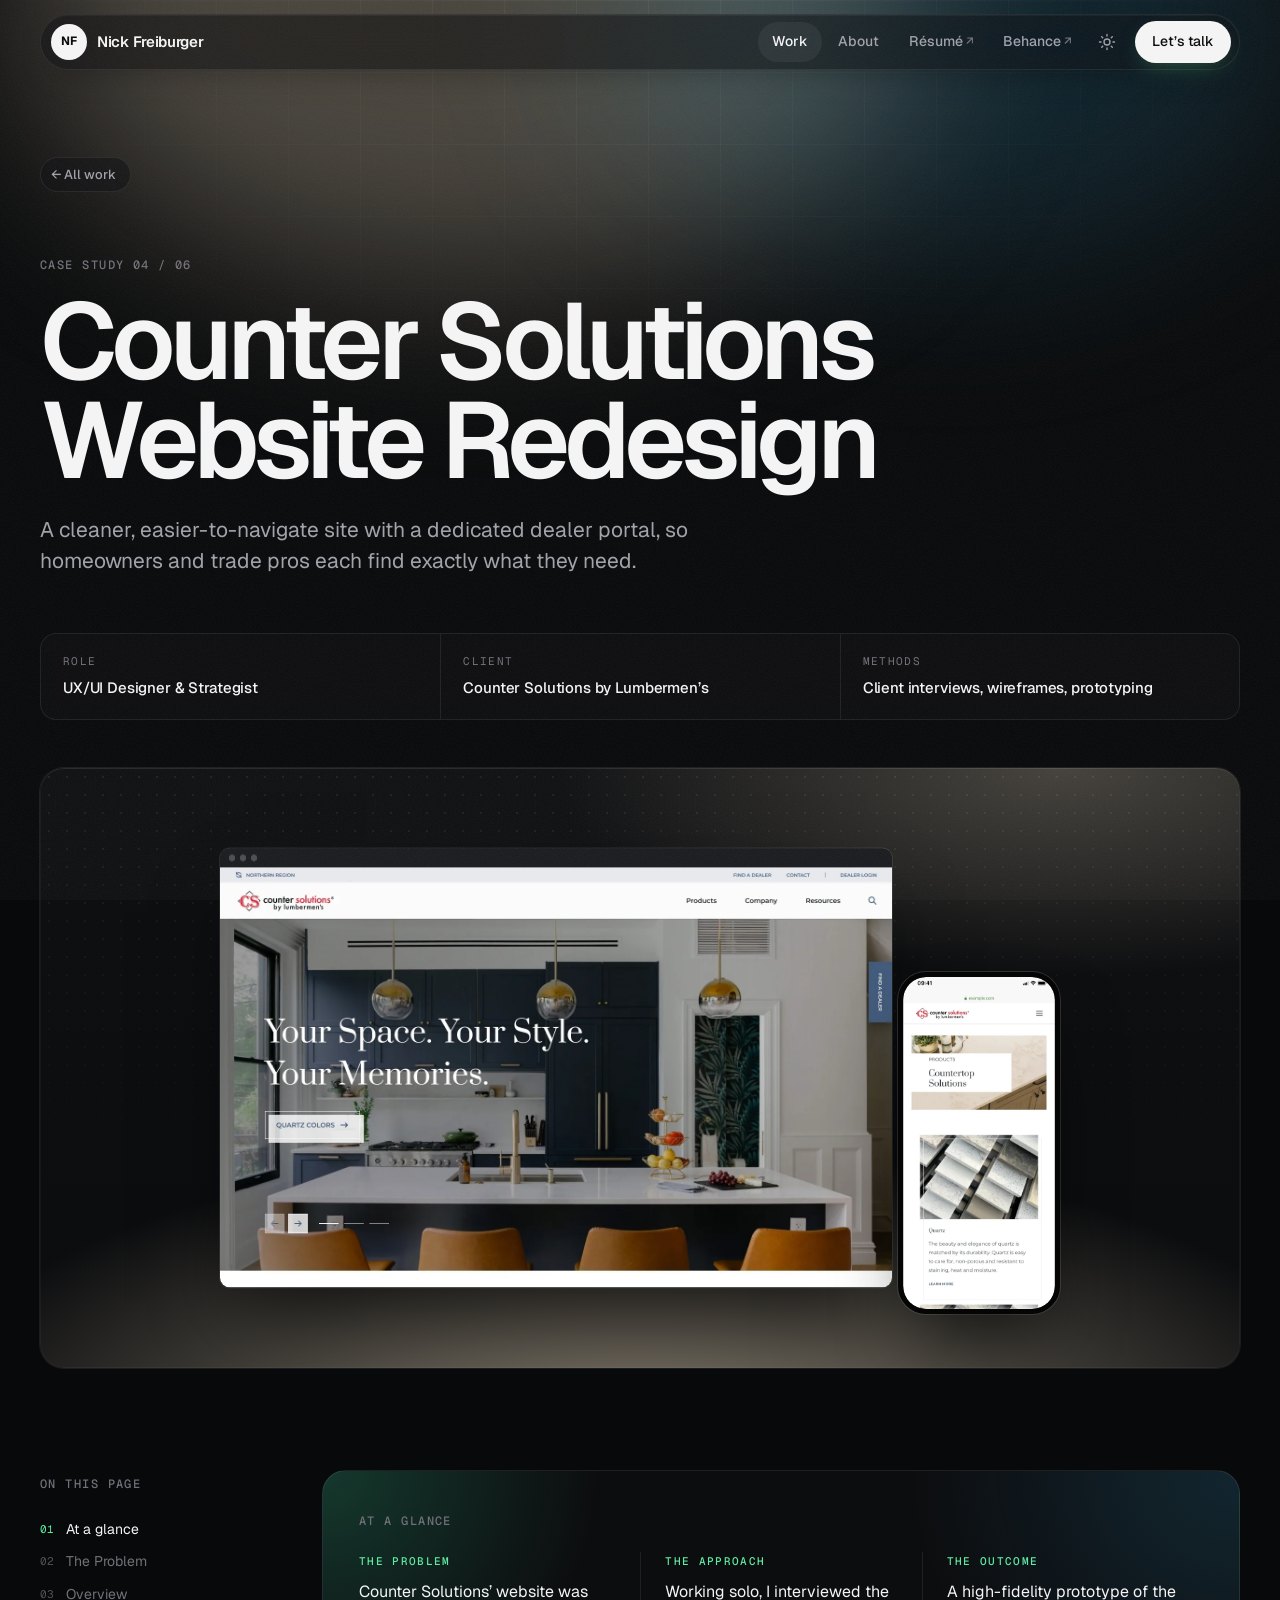
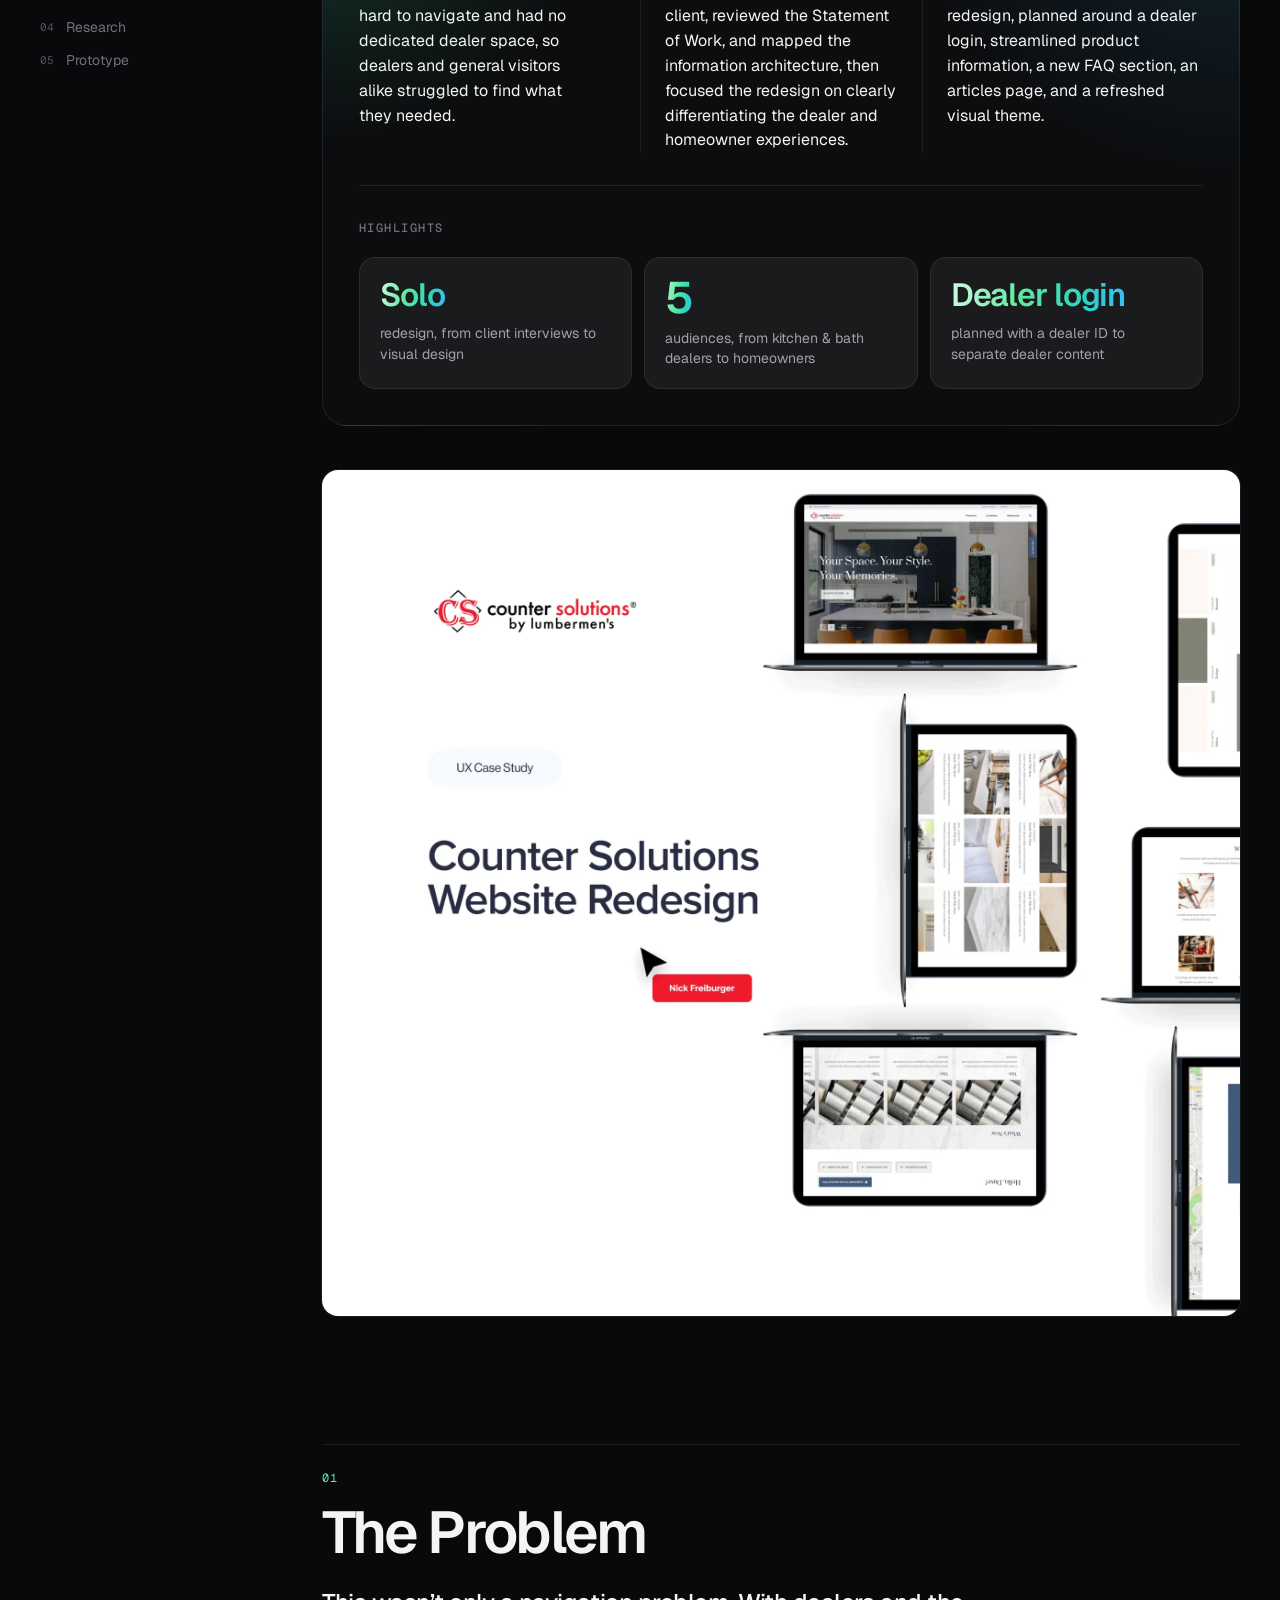
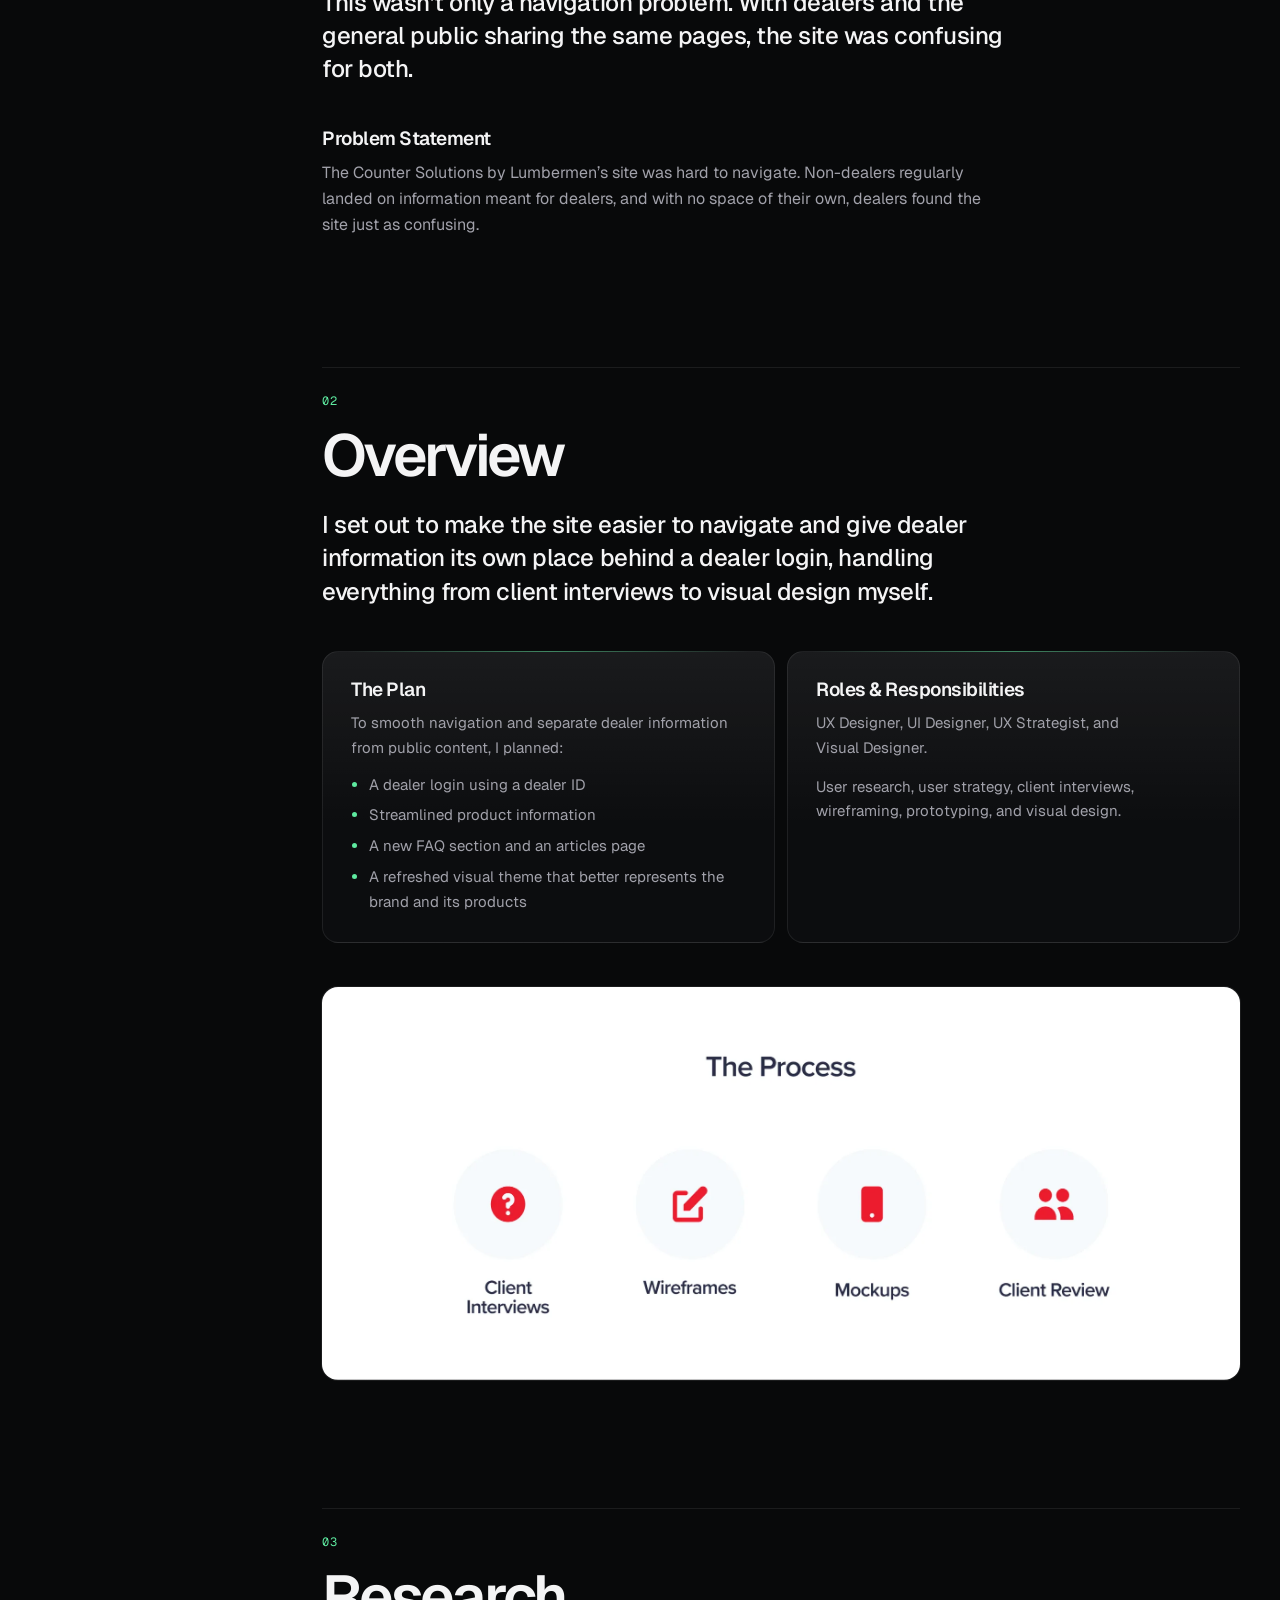
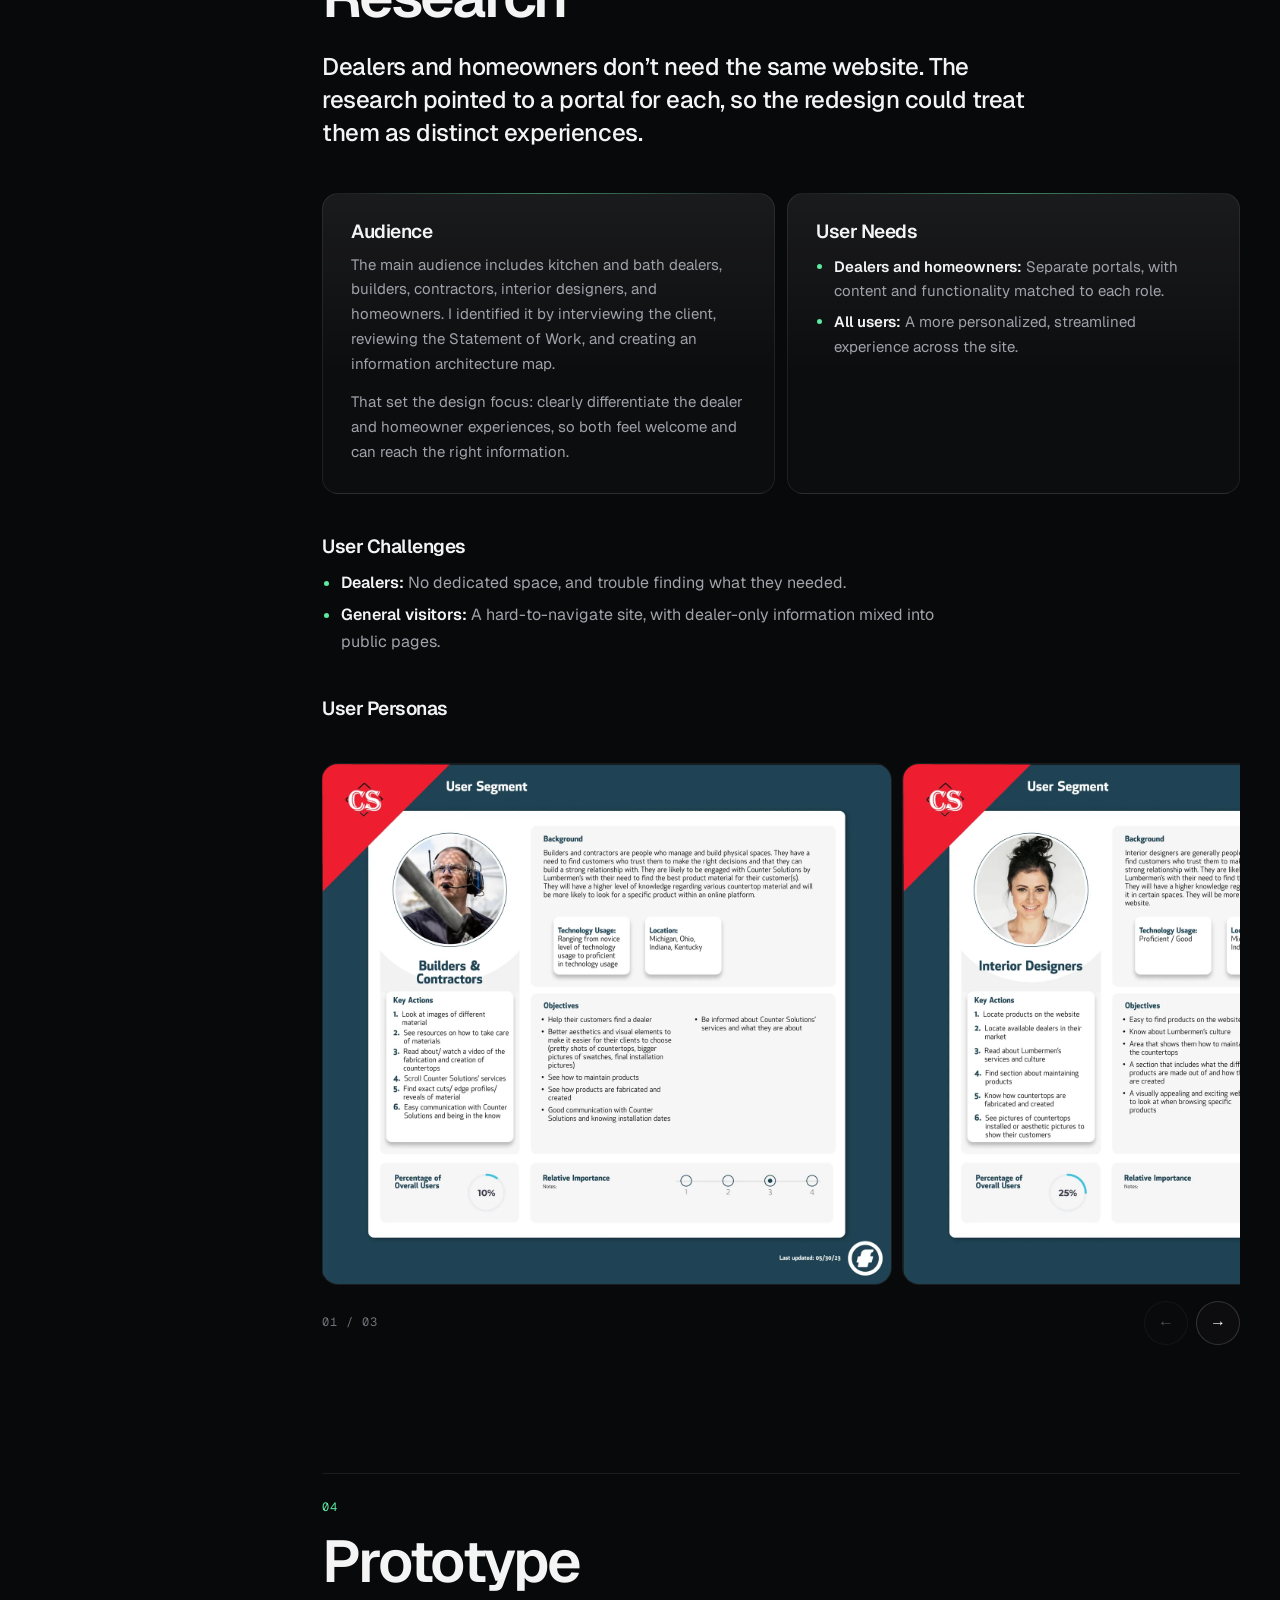
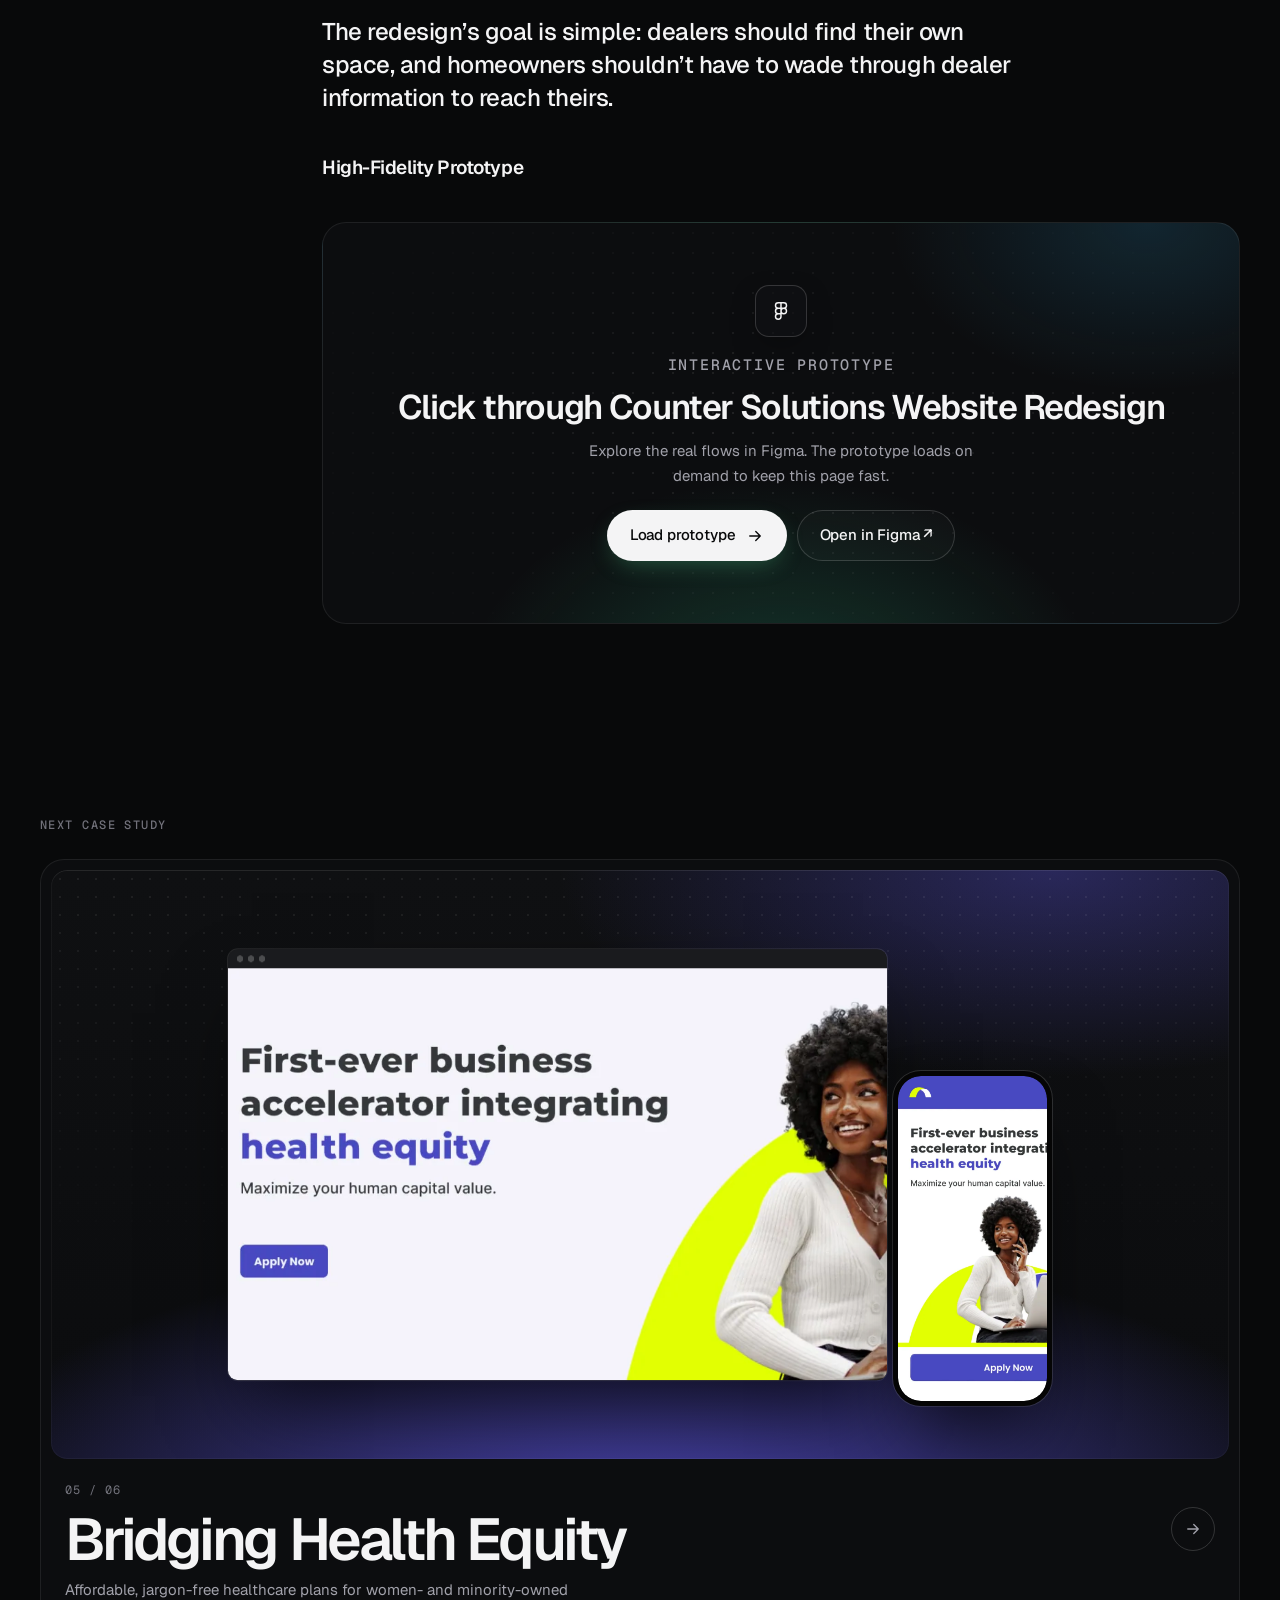
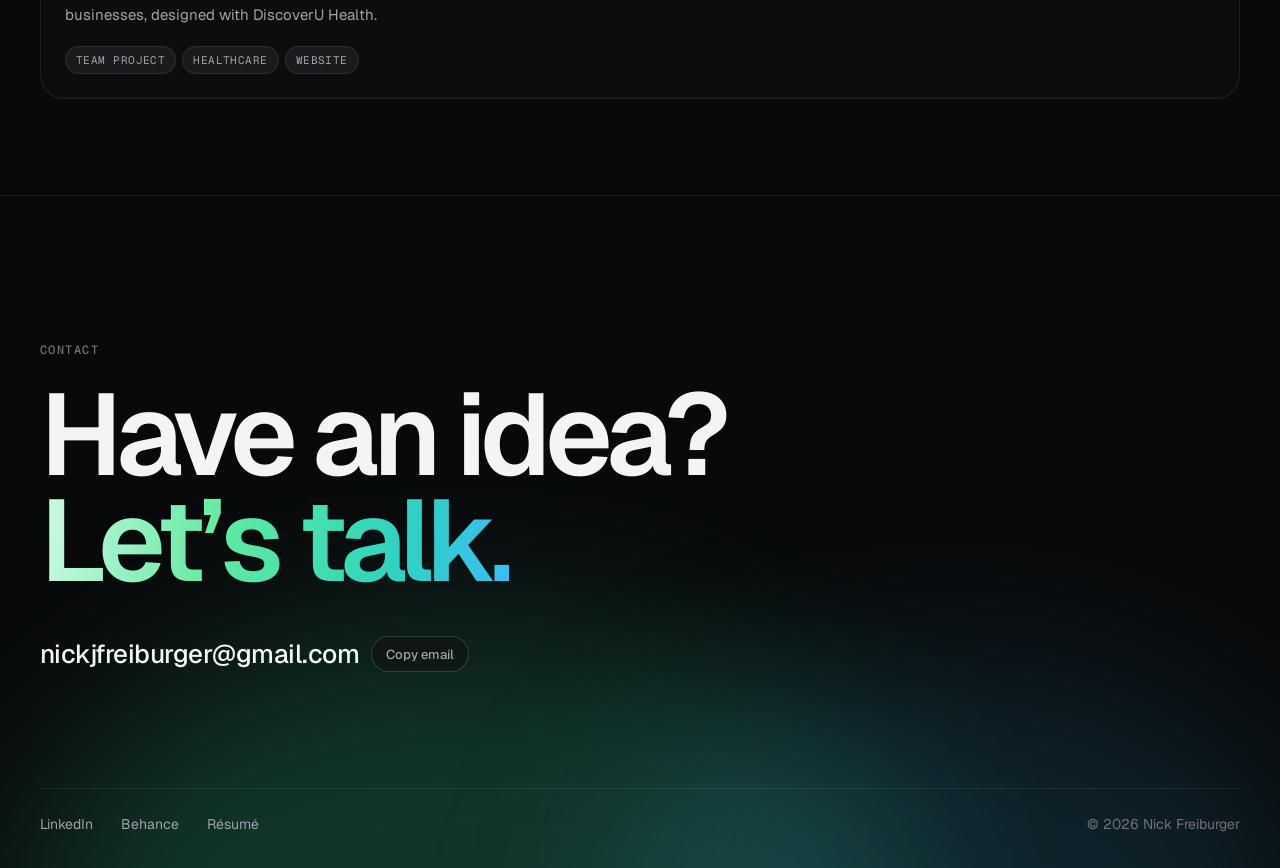
<file: work/counter-solutions/index.html>
<!doctype html>
<html lang="en" data-theme="dark">
<head>
<meta charset="utf-8">
<meta name="viewport" content="width=device-width, initial-scale=1">
<title>Counter Solutions Website Redesign — Case Study by Nick Freiburger</title>
<meta name="description" content="Counter Solutions Website Redesign: A cleaner, easier-to-navigate site with a dedicated dealer portal, so homeowners and trade pros each find exactly what they need.">
<meta name="author" content="Nick Freiburger">
<meta property="og:type" content="website">
<meta property="og:title" content="Counter Solutions Website Redesign — Case Study by Nick Freiburger">
<meta property="og:description" content="Counter Solutions Website Redesign: A cleaner, easier-to-navigate site with a dedicated dealer portal, so homeowners and trade pros each find exactly what they need.">
<meta property="og:image" content="https://nickfreiburger.com/assets/og-image.jpg">
<meta property="og:image:width" content="1200">
<meta property="og:image:height" content="630">
<meta name="twitter:card" content="summary_large_image">
<meta name="theme-color" content="#08090a">
<script>try{var t=localStorage.getItem("theme");if(t)document.documentElement.dataset.theme=t}catch(e){}</script>
<link rel="icon" href="../../assets/favicon.svg" type="image/svg+xml">
<link rel="preconnect" href="https://fonts.googleapis.com">
<link rel="preconnect" href="https://fonts.gstatic.com" crossorigin>
<link rel="stylesheet" href="https://fonts.googleapis.com/css2?family=Geist:wght@300..700&family=Geist+Mono:wght@400;500&display=swap">
<link rel="stylesheet" href="../../assets/css/style.css?v=bedc2fe3">
</head>
<body>
<a class="skip-link" href="#main">Skip to content</a>
<header class="site-header">
  <div class="wrap">
    <div class="nav-shell">
      <a class="wordmark" href="../../" aria-label="Nick Freiburger — home"><span class="wordmark-mark" aria-hidden="true">NF</span><span class="wordmark-name">Nick Freiburger</span></a>
      <nav class="nav" aria-label="Main">
        <a href="../../#work" aria-current="page">Work</a>
        <a href="../../about/">About</a>
        <a class="ext hide-sm" href="../../assets/Nicholas_Freiburger_Resume.pdf" target="_blank" rel="noopener">Résumé</a>
        <a class="ext hide-sm" href="https://www.behance.net/nickfreiburger" target="_blank" rel="noopener">Behance</a>
        <button class="theme-toggle" type="button" aria-label="Switch color theme"><svg class="icon-moon" viewBox="0 0 24 24" fill="none" stroke="currentColor" stroke-width="1.8" stroke-linecap="round" stroke-linejoin="round" aria-hidden="true"><path d="M20.5 14.5A8.5 8.5 0 0 1 9.5 3.5a8.5 8.5 0 1 0 11 11z"/></svg><svg class="icon-sun" viewBox="0 0 24 24" fill="none" stroke="currentColor" stroke-width="1.8" stroke-linecap="round" aria-hidden="true"><circle cx="12" cy="12" r="4"/><path d="M12 2v2M12 20v2M4.9 4.9l1.4 1.4M17.7 17.7l1.4 1.4M2 12h2M20 12h2M4.9 19.1l1.4-1.4M17.7 6.3l1.4-1.4"/></svg></button>
        <a class="btn btn-primary btn-sm" href="#contact">Let’s talk</a>
      </nav>
    </div>
  </div>
</header>
<main id="main">

<div class="progress" aria-hidden="true"></div>
<article>
  <div class="page-head">
    <div class="aurora is-tinted" aria-hidden="true" style="--tint: #a59a86"><div class="grid-lines"></div></div>
    <header class="wrap case-hero">
      <a class="back-link" href="../../#work">← All work</a>
      <p class="eyebrow reveal">Case study 04 / 06</p>
      <h1 class="reveal">Counter Solutions Website Redesign</h1>
      <p class="lede reveal">A cleaner, easier-to-navigate site with a dedicated dealer portal, so homeowners and trade pros each find exactly what they need.</p>
      <dl class="facts reveal">
        <div><dt>Role</dt><dd>UX/UI Designer &amp; Strategist</dd></div>
        <div><dt>Client</dt><dd>Counter Solutions by Lumbermen’s</dd></div>
        <div><dt>Methods</dt><dd>Client interviews, wireframes, prototyping</dd></div>
      </dl>
    </header>
  </div>
  <div class="wrap case-cover reveal"><div class="stage is-wide" data-layout="desktop-phone" style="--stage: #a59a86" role="img" aria-label="Counter Solutions Website Redesign interface preview"><div class="stage-inner"><div class="device-browser"><img src="../../assets/img/counter-solutions/4CRoH4eymWMx4iZT.webp" width="1440" height="7962" alt="" loading="eager" decoding="async"></div><div class="device-phone"><img src="../../assets/img/counter-solutions/mcTXihRMQkG6Q58C.webp" width="436" height="944" alt="" loading="eager" decoding="async"></div></div></div></div>
  <div class="wrap case-layout">
    <nav class="toc" aria-label="On this page">
      <p class="eyebrow">On this page</p>
      <ol>
        <li><a href="#at-a-glance">At a glance</a></li>
        <li><a href="#the-problem">The Problem</a></li>
        <li><a href="#overview">Overview</a></li>
        <li><a href="#research">Research</a></li>
        <li><a href="#prototype">Prototype</a></li>
      </ol>
    </nav>
    <div class="case-body">
<section class="glance reveal" id="at-a-glance" aria-label="At a glance">
  <p class="eyebrow">At a glance</p>
  <div class="glance-grid"><div class="glance-item"><p class="glance-label">The problem</p><p>Counter Solutions’ website was hard to navigate and had no dedicated dealer space, so dealers and general visitors alike struggled to find what they needed.</p></div><div class="glance-item"><p class="glance-label">The approach</p><p>Working solo, I interviewed the client, reviewed the Statement of Work, and mapped the information architecture, then focused the redesign on clearly differentiating the dealer and homeowner experiences.</p></div><div class="glance-item"><p class="glance-label">The outcome</p><p>A high-fidelity prototype of the redesign, planned around a dealer login, streamlined product information, a new FAQ section, an articles page, and a refreshed visual theme.</p></div></div>
  <div class="results">
    <p class="eyebrow">Highlights</p>
    <ul class="result-grid"><li class="result"><span class="result-value is-word">Solo</span><span class="result-label">redesign, from client interviews to visual design</span></li><li class="result"><span class="result-value">5</span><span class="result-label">audiences, from kitchen &amp; bath dealers to homeowners</span></li><li class="result"><span class="result-value is-word">Dealer login</span><span class="result-label">planned with a dealer ID to separate dealer content</span></li></ul>
  </div>
</section>
<figure class="figure size-medium reveal"><button class="zoom" type="button" aria-label="Enlarge image: Counter Solutions Website Redesign"><img src="../../assets/img/counter-solutions/7LKNkjEHgci8DM1C.webp" width="2000" height="1844" alt="Counter Solutions Website Redesign" loading="lazy" decoding="async"></button></figure>
<div class="case-section" id="the-problem"><span class="num">01</span><h2>The Problem</h2></div>
<p class="section-intro reveal">This wasn’t only a navigation problem. With dealers and the general public sharing the same pages, the site was confusing for both.</p>
<div class="prose reveal"><h4>Problem Statement</h4><p>The Counter Solutions by Lumbermen’s site was hard to navigate. Non-dealers regularly landed on information meant for dealers, and with no space of their own, dealers found the site just as confusing.</p></div>
<div class="case-section" id="overview"><span class="num">02</span><h2>Overview</h2></div>
<p class="section-intro reveal">I set out to make the site easier to navigate and give dealer information its own place behind a dealer login, handling everything from client interviews to visual design myself.</p>
<div class="cols reveal" data-count="2"><div class="col"><h4>The Plan</h4><p>To smooth navigation and separate dealer information from public content, I planned:</p><ul><li>A dealer login using a dealer ID</li><li>Streamlined product information</li><li>A new FAQ section and an articles page</li><li>A refreshed visual theme that better represents the brand and its products</li></ul></div><div class="col"><h4>Roles &amp; Responsibilities</h4><p>UX Designer, UI Designer, UX Strategist, and Visual Designer.</p><p>User research, user strategy, client interviews, wireframing, prototyping, and visual design.</p></div></div>
<figure class="figure size-medium reveal"><button class="zoom" type="button" aria-label="Enlarge image: Counter Solutions Website Redesign — Overview"><img src="../../assets/img/counter-solutions/cqvKg9a2S0k0y5sZ.webp" width="2000" height="857" alt="Counter Solutions Website Redesign — Overview" loading="lazy" decoding="async"></button></figure>
<div class="case-section" id="research"><span class="num">03</span><h2>Research</h2></div>
<p class="section-intro reveal">Dealers and homeowners don’t need the same website. The research pointed to a portal for each, so the redesign could treat them as distinct experiences.</p>
<div class="cols reveal" data-count="2"><div class="col"><h4>Audience</h4><p>The main audience includes kitchen and bath dealers, builders, contractors, interior designers, and homeowners. I identified it by interviewing the client, reviewing the Statement of Work, and creating an information architecture map.</p><p>That set the design focus: clearly differentiate the dealer and homeowner experiences, so both feel welcome and can reach the right information.</p></div><div class="col"><h4>User Needs</h4><ul><li><strong>Dealers and homeowners:</strong> Separate portals, with content and functionality matched to each role.</li><li><strong>All users:</strong> A more personalized, streamlined experience across the site.</li></ul></div></div>
<div class="prose reveal"><h4>User Challenges</h4><ul><li><strong>Dealers:</strong> No dedicated space, and trouble finding what they needed.</li><li><strong>General visitors:</strong> A hard-to-navigate site, with dealer-only information mixed into public pages.</li></ul></div>
<div class="prose reveal"><h4>User Personas</h4></div>
<div class="gallery reveal" role="region" aria-label="Counter Solutions Website Redesign — User Personas gallery">
  <div class="gallery-track"><div class="gallery-item"><button class="zoom" type="button" aria-label="Enlarge image: Counter Solutions Website Redesign — User Personas (1 of 3)"><img src="../../assets/img/counter-solutions/ThMdFB39FkrlvJal.webp" width="1500" height="1370" alt="Counter Solutions Website Redesign — User Personas (1 of 3)" loading="lazy" decoding="async"></button></div><div class="gallery-item"><button class="zoom" type="button" aria-label="Enlarge image: Counter Solutions Website Redesign — User Personas (2 of 3)"><img src="../../assets/img/counter-solutions/PvfYhr3D5TYcHaoc.webp" width="1500" height="1370" alt="Counter Solutions Website Redesign — User Personas (2 of 3)" loading="lazy" decoding="async"></button></div><div class="gallery-item"><button class="zoom" type="button" aria-label="Enlarge image: Counter Solutions Website Redesign — User Personas (3 of 3)"><img src="../../assets/img/counter-solutions/TCahU7dbAj0CO1l1.webp" width="1500" height="1370" alt="Counter Solutions Website Redesign — User Personas (3 of 3)" loading="lazy" decoding="async"></button></div></div>
  <div class="gallery-controls"><span class="gallery-count">01 / 03</span><div class="gallery-buttons"><button class="icon-btn" type="button" data-dir="prev" aria-label="Previous image">←</button><button class="icon-btn" type="button" data-dir="next" aria-label="Next image">→</button></div></div>
</div>
<div class="case-section" id="prototype"><span class="num">04</span><h2>Prototype</h2></div>
<p class="section-intro reveal">The redesign’s goal is simple: dealers should find their own space, and homeowners shouldn’t have to wade through dealer information to reach theirs.</p>
<div class="prose reveal"><h4>High-Fidelity Prototype</h4></div>
<div class="proto reveal" style="--ar: 800 / 450" data-src="https://embed.figma.com/proto/8srLn2mKSUnq3Z4ooqz12a/Lumbermen's?node-id=5425-259&amp;p=f&amp;scaling=min-zoom&amp;content-scaling=fixed&amp;page-id=5028%3A44388&amp;starting-point-node-id=5425%3A259&amp;show-proto-sidebar=1&amp;embed-host=share" data-title="Counter Solutions Website Redesign — interactive Figma prototype">
  <div class="proto-placeholder">
    <span class="proto-icon" aria-hidden="true"><svg viewBox="0 0 24 24" fill="none" stroke="currentColor" stroke-width="1.6" stroke-linejoin="round"><path d="M9 3h3v6H9a3 3 0 0 1 0-6zM12 3h3a3 3 0 0 1 0 6h-3zM9 9h3v6H9a3 3 0 0 1 0-6zM15 9a3 3 0 1 1 0 6 3 3 0 0 1 0-6zM9 15h3v3a3 3 0 1 1-3-3z"/></svg></span>
    <p class="eyebrow">Interactive prototype</p>
    <p class="proto-title">Click through Counter Solutions Website Redesign</p>
    <p>Explore the real flows in Figma. The prototype loads on demand to keep this page fast.</p>
    <div class="proto-actions">
      <button class="btn btn-primary" type="button" data-load>Load prototype <span class="arrow"><svg width="18" height="18" viewBox="0 0 24 24" fill="none" stroke="currentColor" stroke-width="1.8" stroke-linecap="round" stroke-linejoin="round" aria-hidden="true"><path d="M5 12h14M13 6l6 6-6 6"/></svg></span></button>
      <a class="btn" href="https://www.figma.com/proto/8srLn2mKSUnq3Z4ooqz12a/Lumbermen's?node-id=5425-259&amp;p=f&amp;scaling=min-zoom&amp;content-scaling=fixed&amp;page-id=5028%3A44388&amp;starting-point-node-id=5425%3A259&amp;show-proto-sidebar=1" target="_blank" rel="noopener">Open in Figma ↗</a>
    </div>
  </div>
</div>
    </div>
  </div>
  <nav class="wrap next" aria-label="Next case study">
    <p class="eyebrow">Next case study</p>
    <a class="card reveal is-wide" href="../../work/bridging-health-equity/">
        <div class="stage is-wide" data-layout="desktop-phone" style="--stage: #5b54e0" role="img" aria-label="Bridging Health Equity interface preview"><div class="stage-inner"><div class="device-browser"><img src="../../assets/img/bridging-health-equity/KlmhxGMQsfSdmH6N.webp" width="1070" height="601" alt="" loading="lazy" decoding="async"></div><div class="device-phone"><img src="../../assets/img/bridging-health-equity/UviP8qCm9poIEyof.webp" width="541" height="1172" alt="" loading="lazy" decoding="async"></div></div></div>
        <div class="card-meta">
          <span class="card-num">05 / 06</span>
          <h2 class="card-title">Bridging Health Equity</h2>
          <span class="card-arrow" aria-hidden="true"><svg width="18" height="18" viewBox="0 0 24 24" fill="none" stroke="currentColor" stroke-width="1.8" stroke-linecap="round" stroke-linejoin="round" aria-hidden="true"><path d="M5 12h14M13 6l6 6-6 6"/></svg></span>
          <p class="card-summary">Affordable, jargon-free healthcare plans for women- and minority-owned businesses, designed with DiscoverU Health.</p>
          <div class="card-tags"><ul class="tags"><li>Team project</li><li>Healthcare</li><li>Website</li></ul></div>
        </div>
      </a>
  </nav>
</article>
</main>
<footer class="site-footer" id="contact">
  <div class="aurora" aria-hidden="true"></div>
  <div class="wrap">
    <p class="eyebrow">Contact</p>
    <h2 class="footer-cta">Have an idea?<br><span class="grad">Let’s talk.</span></h2>
    <div class="footer-email">
      <a href="mailto:nickjfreiburger@gmail.com">nickjfreiburger@gmail.com</a>
      <button class="copy-btn" type="button" data-copy="nickjfreiburger@gmail.com"><span>Copy email</span></button>
    </div>
    <div class="footer-bottom">
      <ul class="footer-links">
        <li><a href="https://www.linkedin.com/in/nick-freiburger-5a26371a7/" target="_blank" rel="noopener">LinkedIn</a></li>
        <li><a href="https://www.behance.net/nickfreiburger" target="_blank" rel="noopener">Behance</a></li>
        <li><a href="../../assets/Nicholas_Freiburger_Resume.pdf" target="_blank" rel="noopener">Résumé</a></li>
      </ul>
      <p>© 2026 Nick Freiburger</p>
    </div>
  </div>
</footer>
<dialog class="lightbox" aria-label="Image preview">
  <div class="lightbox-inner"><img alt=""></div>
  <button class="lightbox-close" type="button" aria-label="Close preview">×</button>
</dialog>
<script src="../../assets/js/main.js?v=c9b96a4b" defer></script>
</body>
</html>
</file>
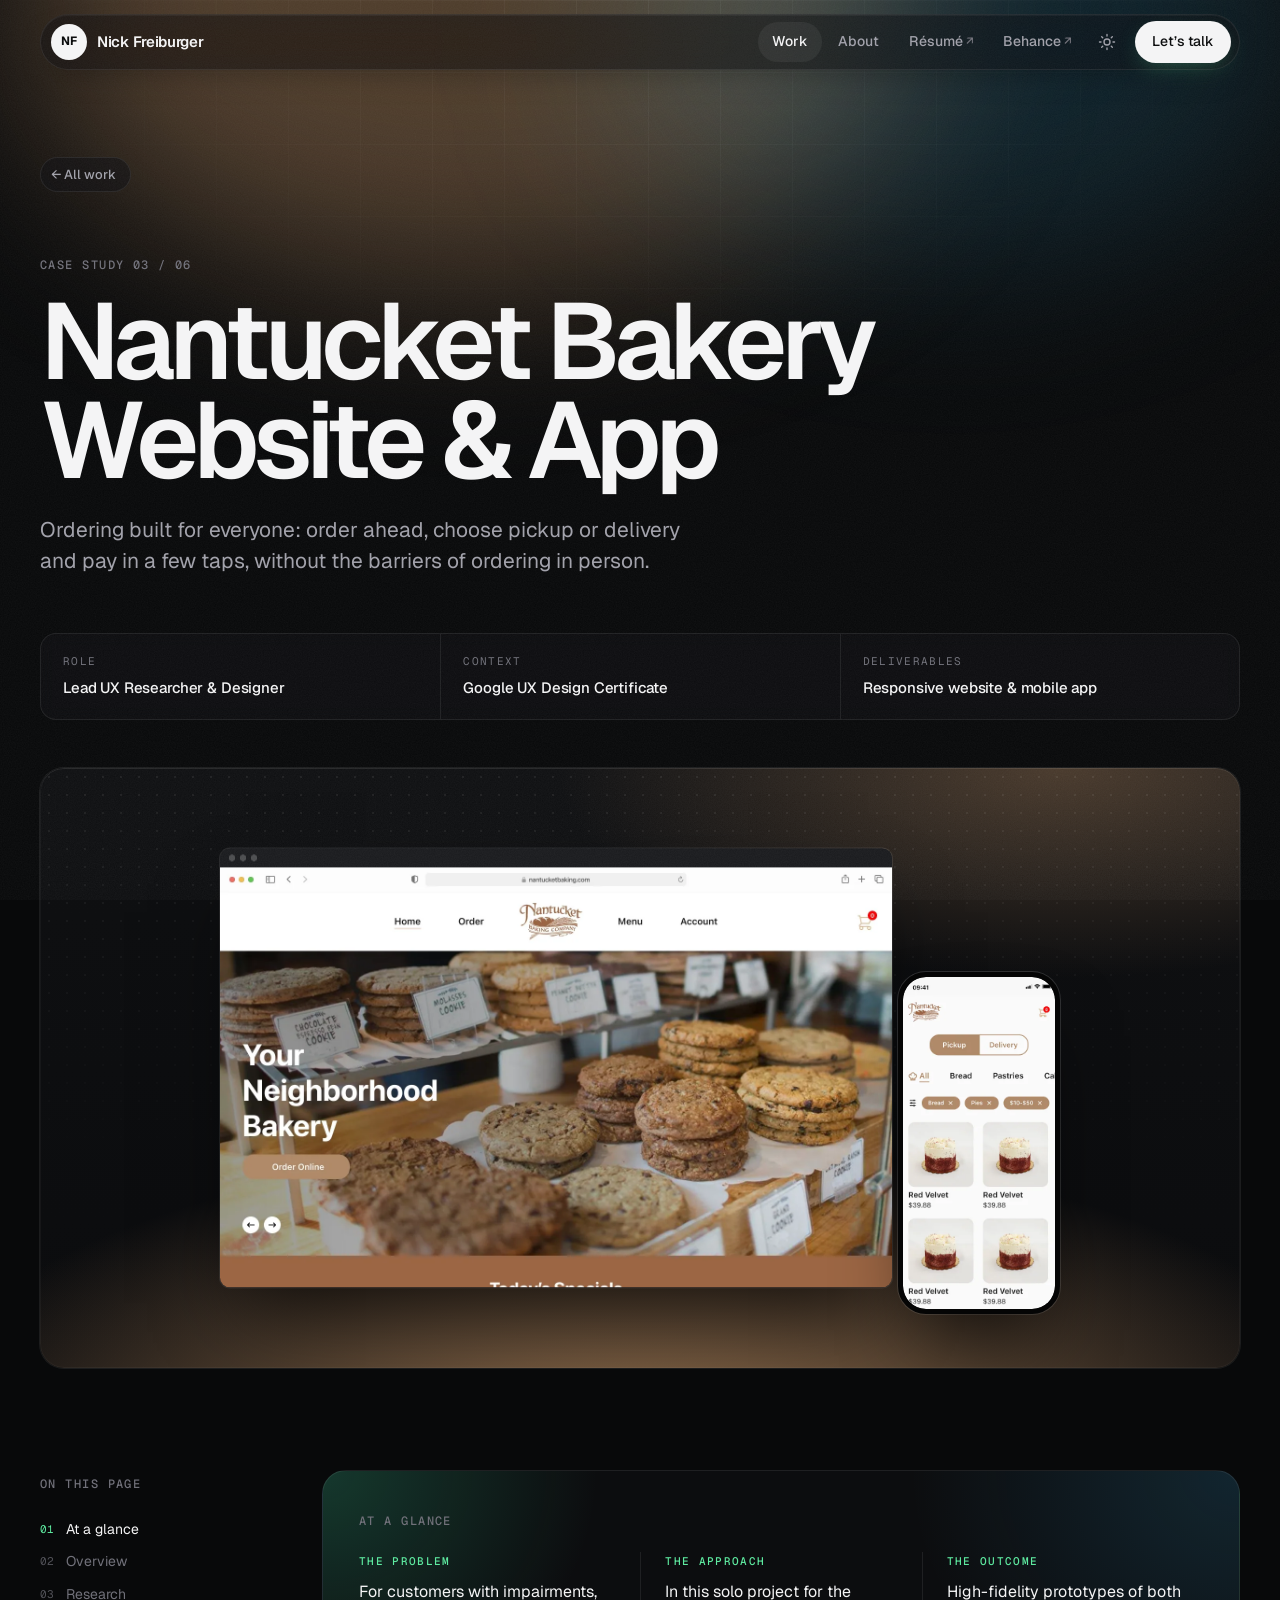
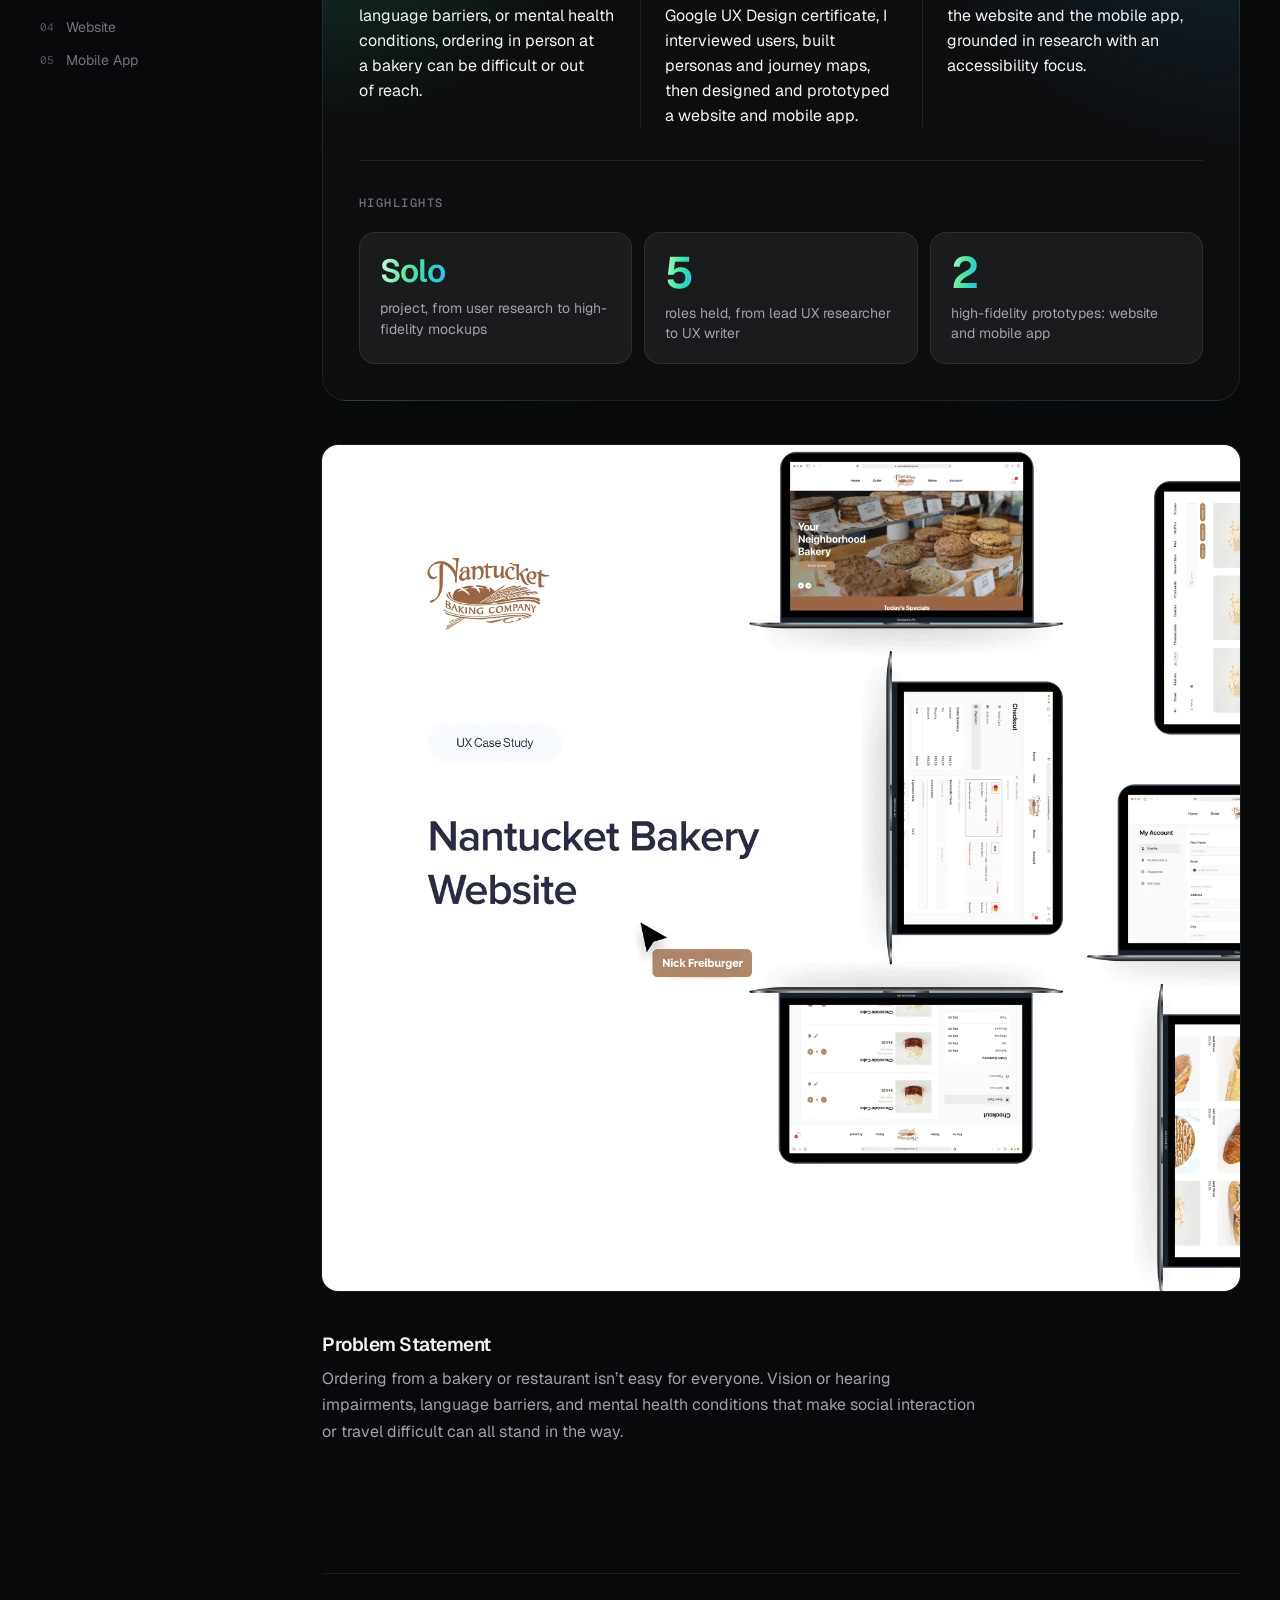
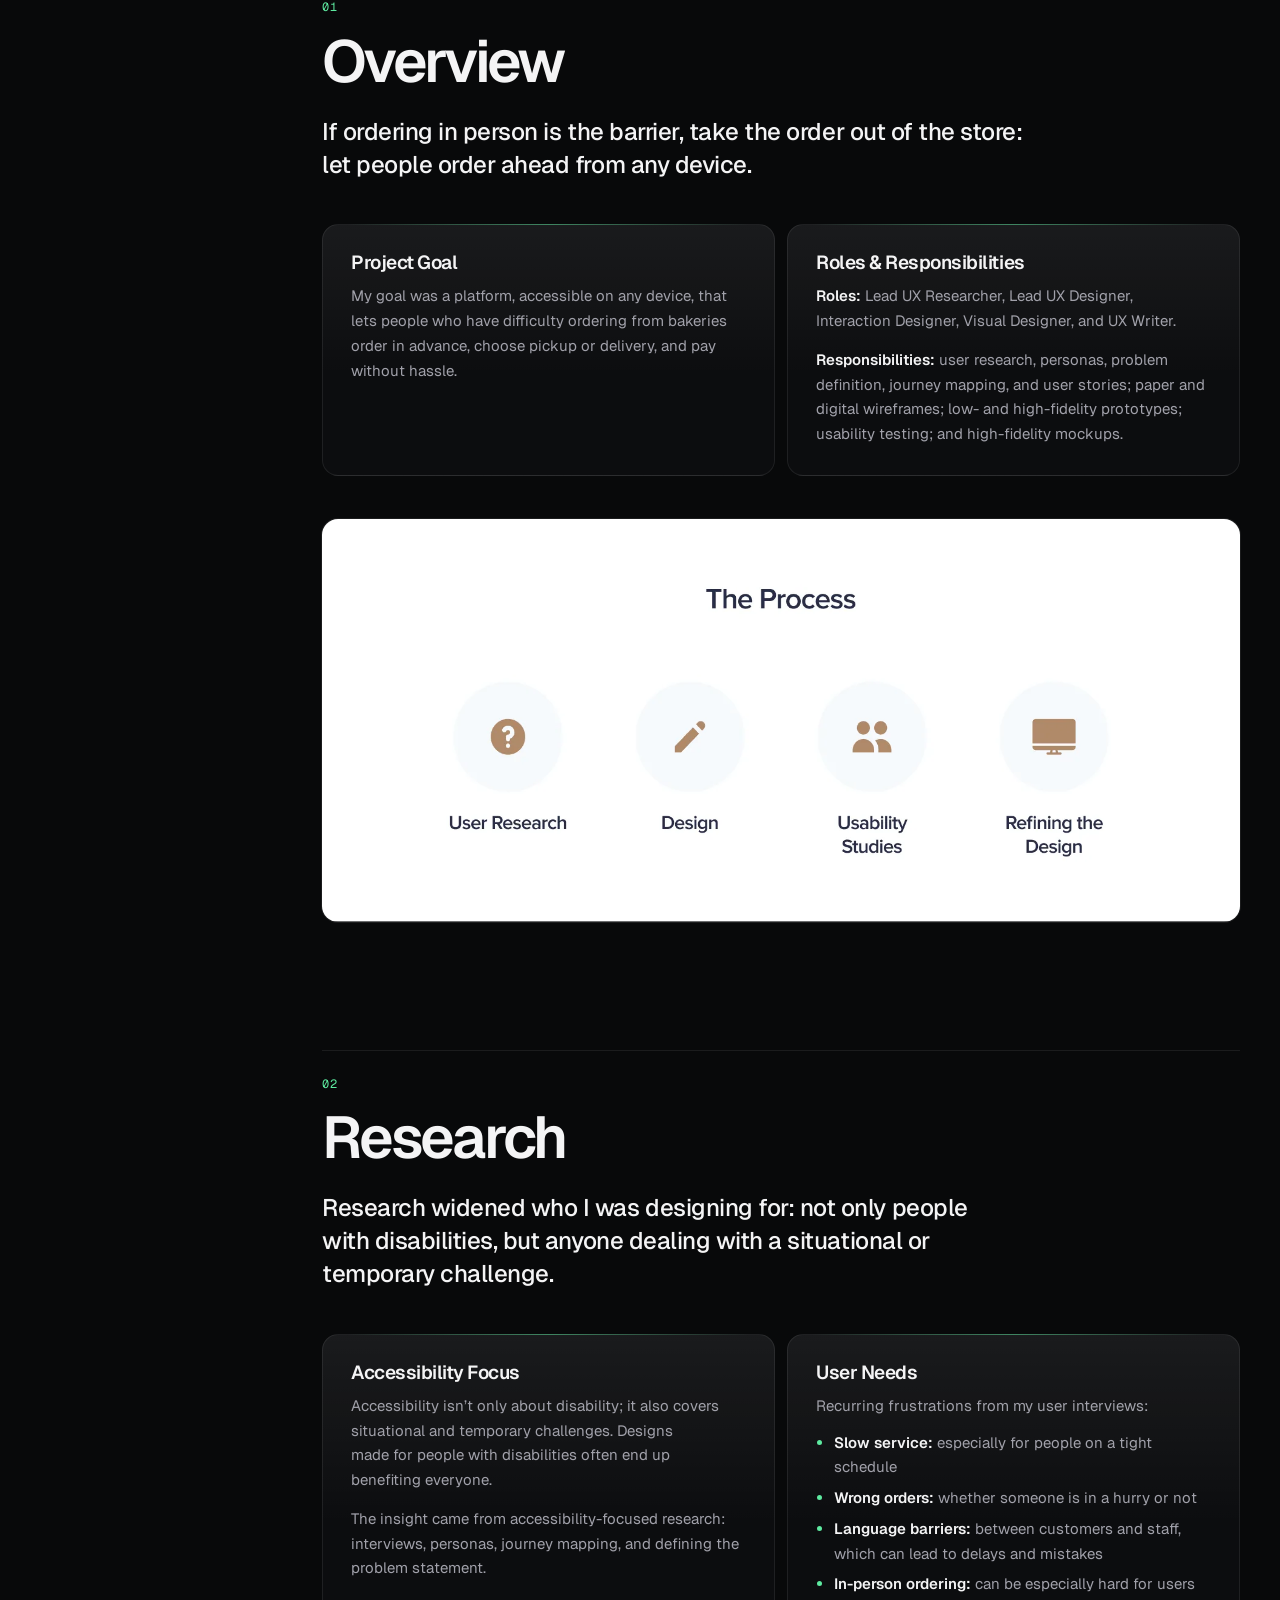
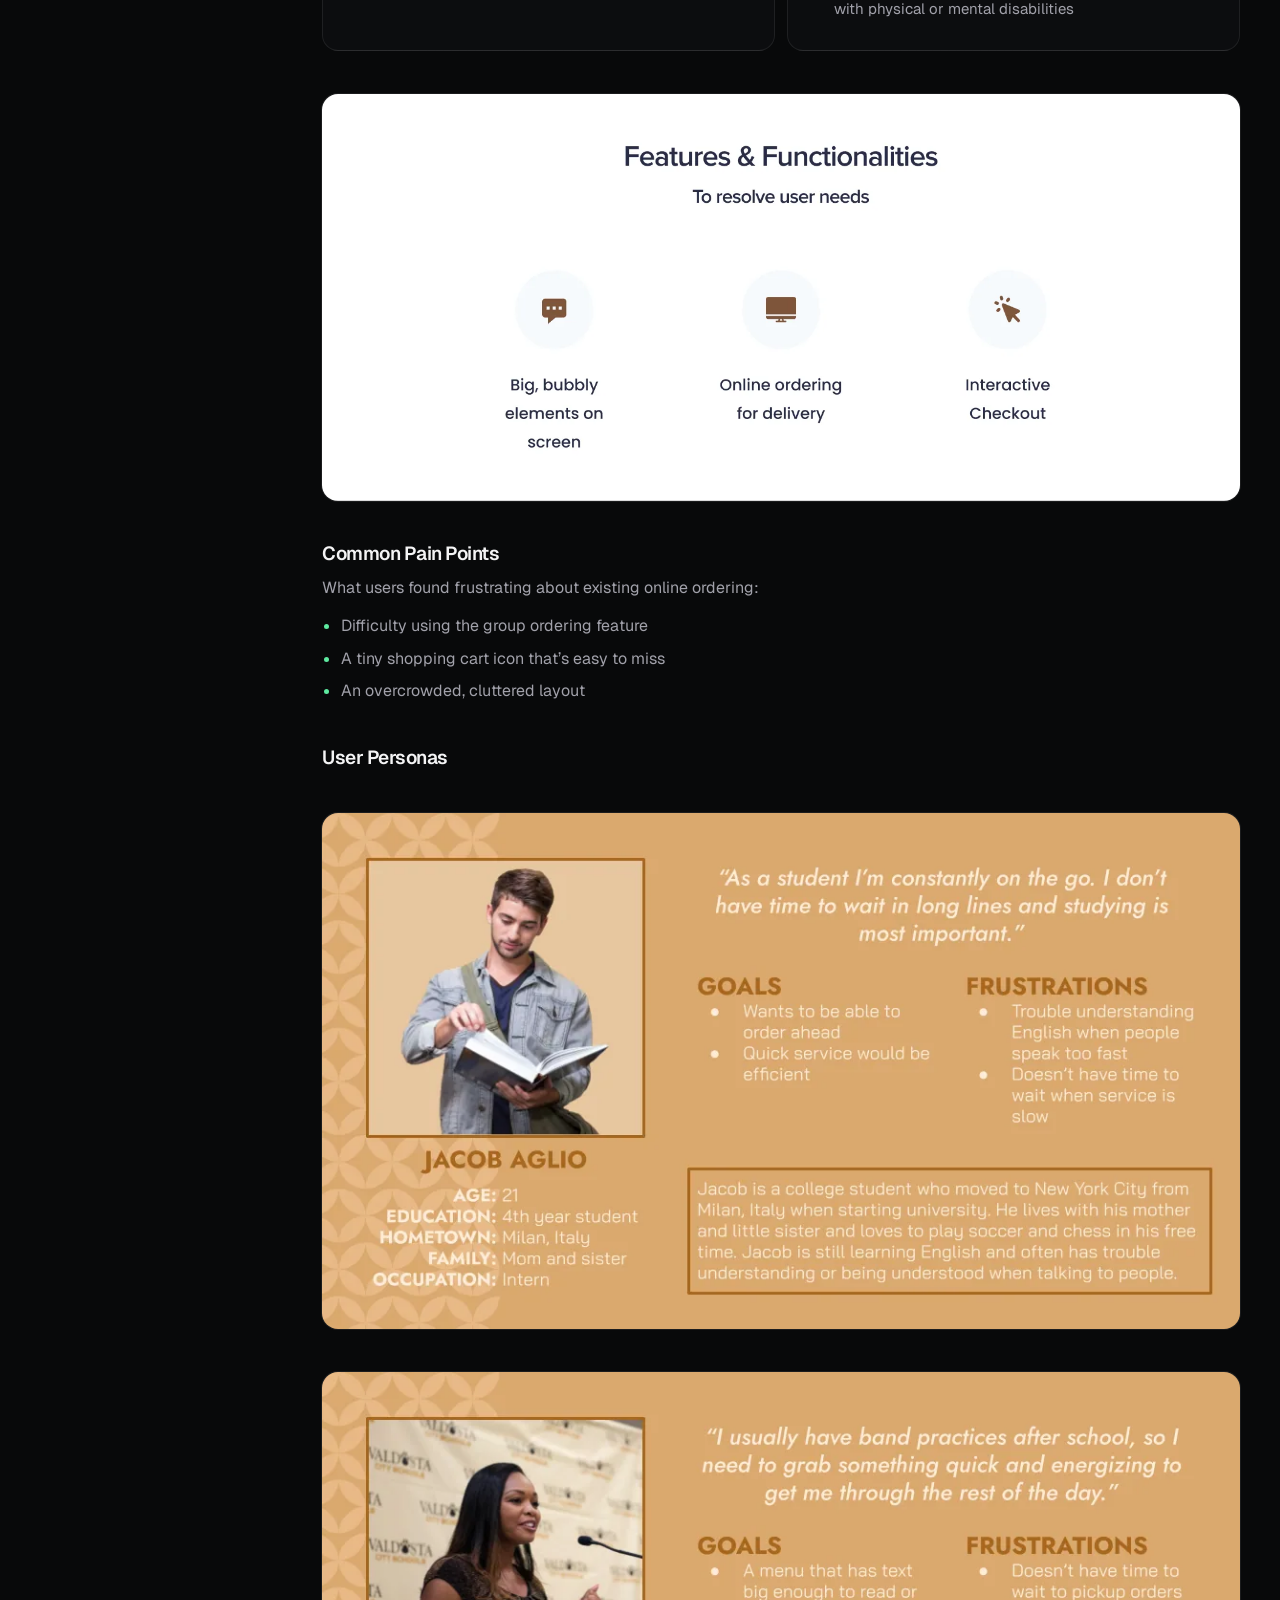
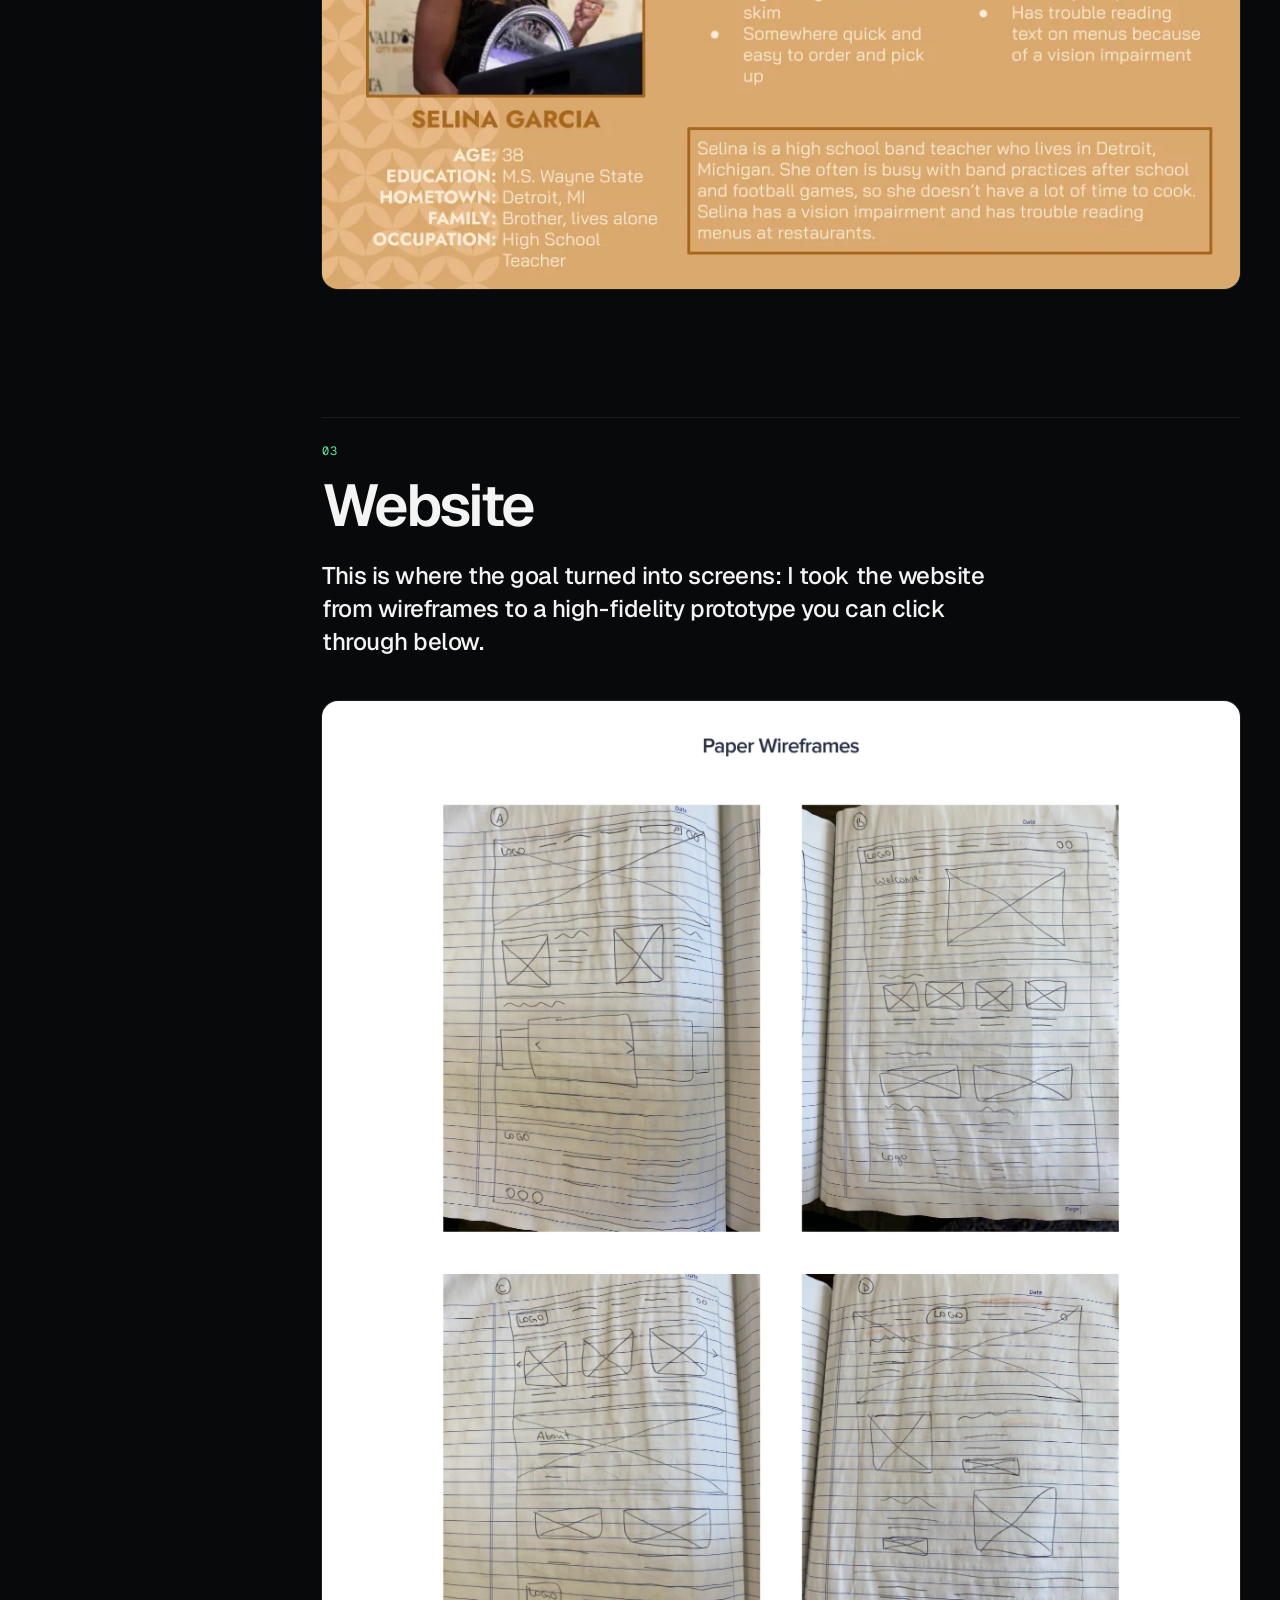
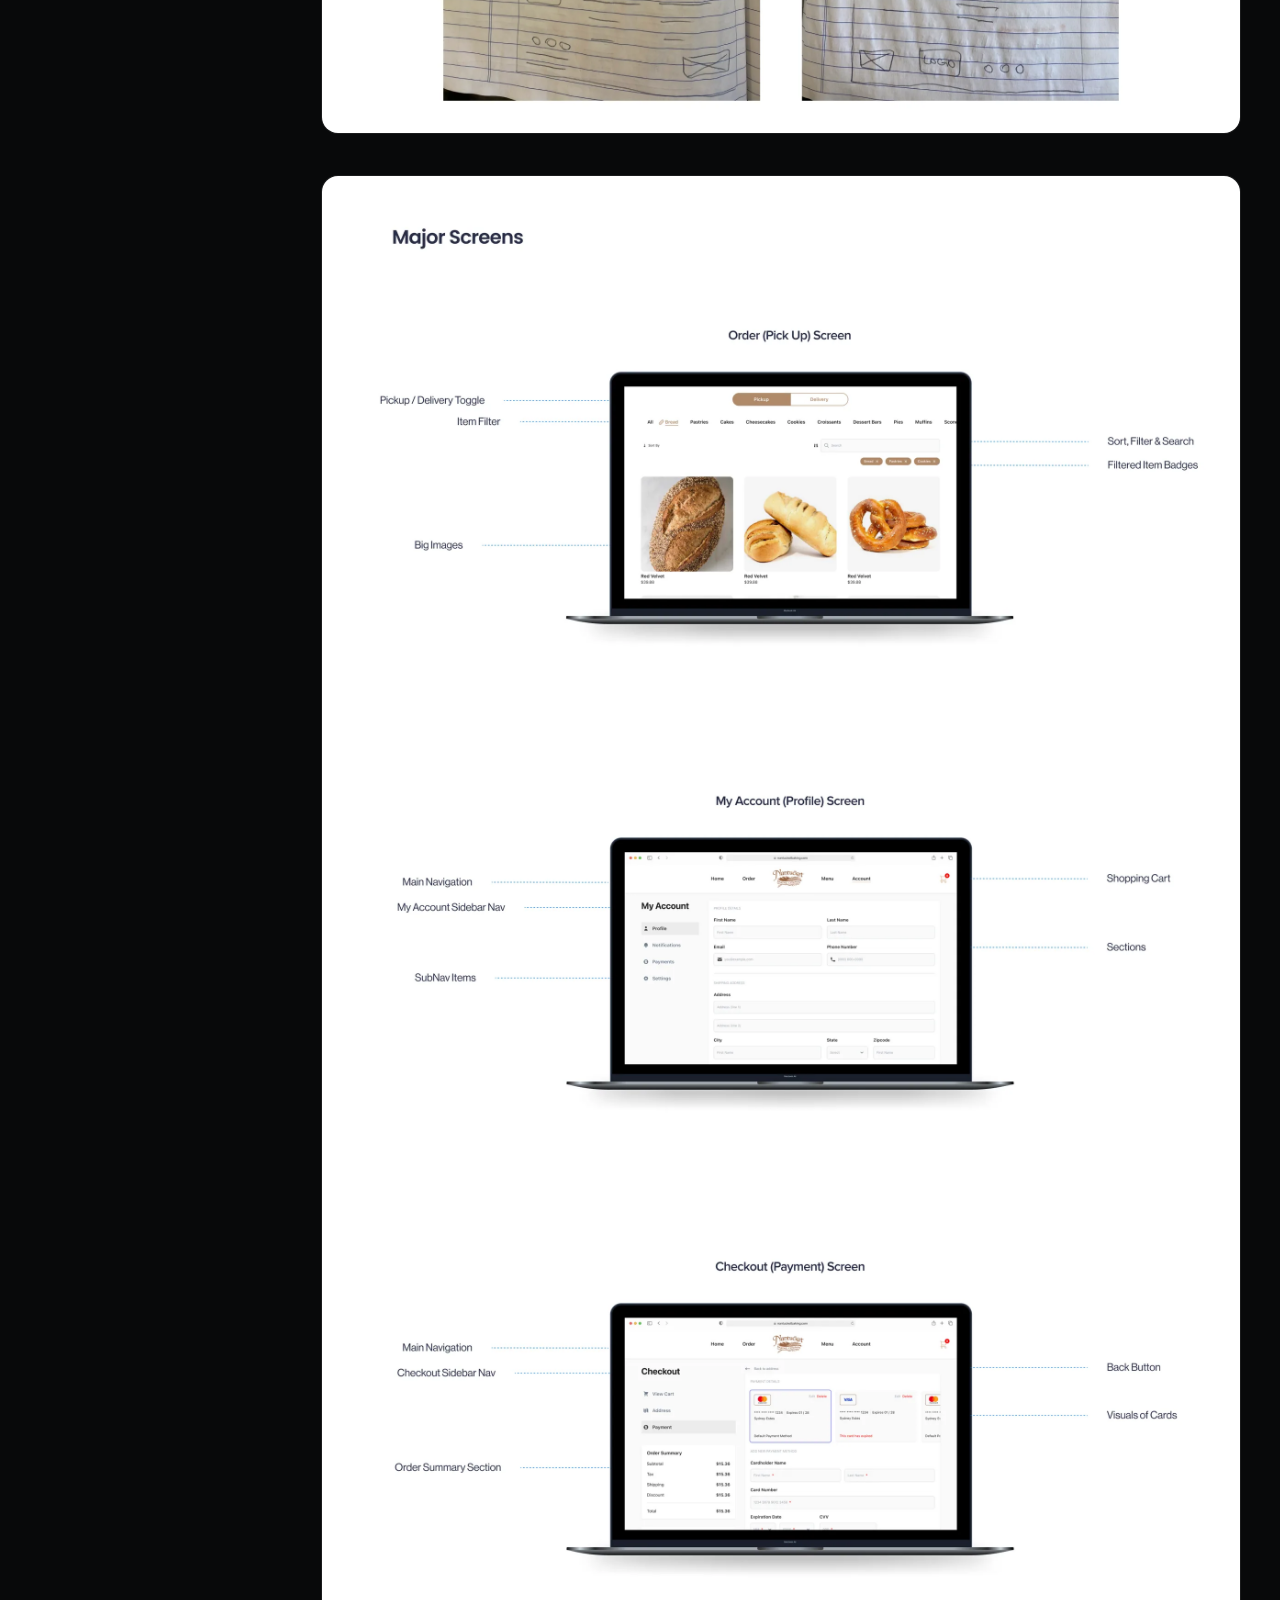
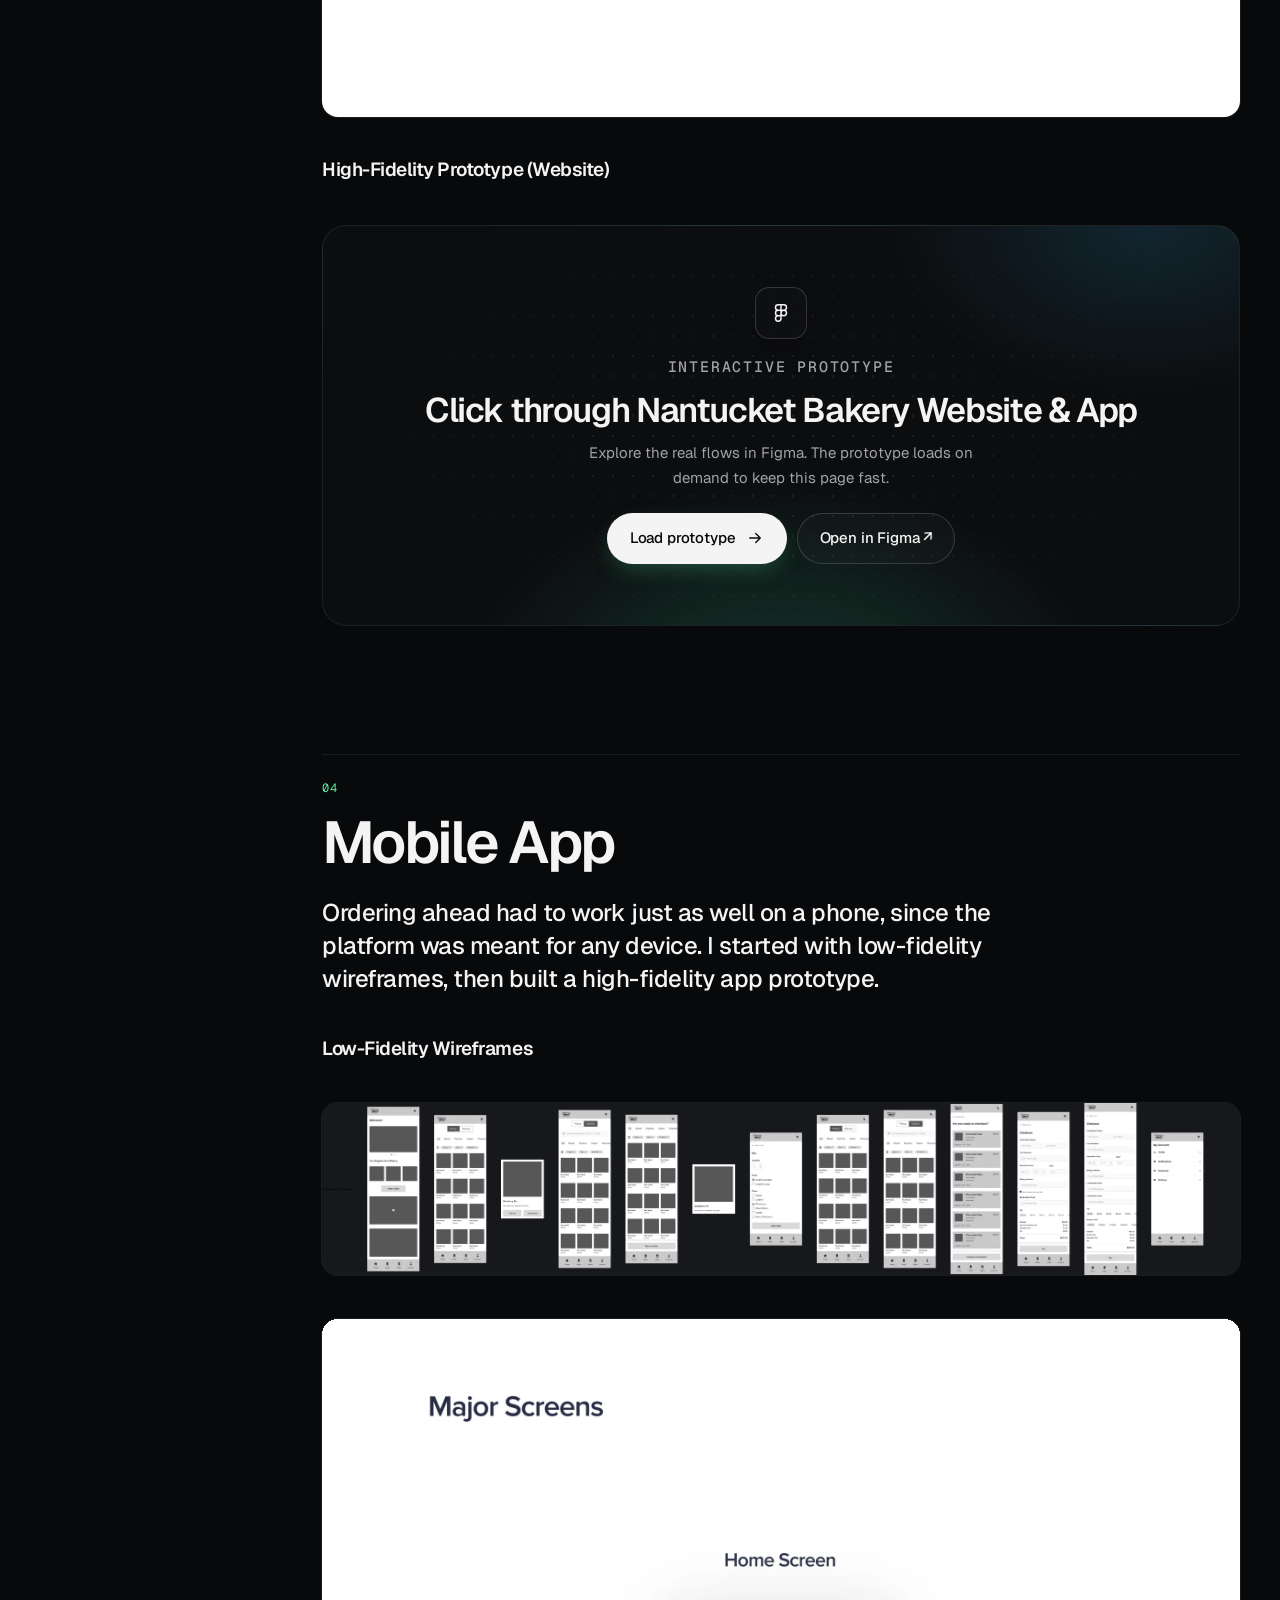
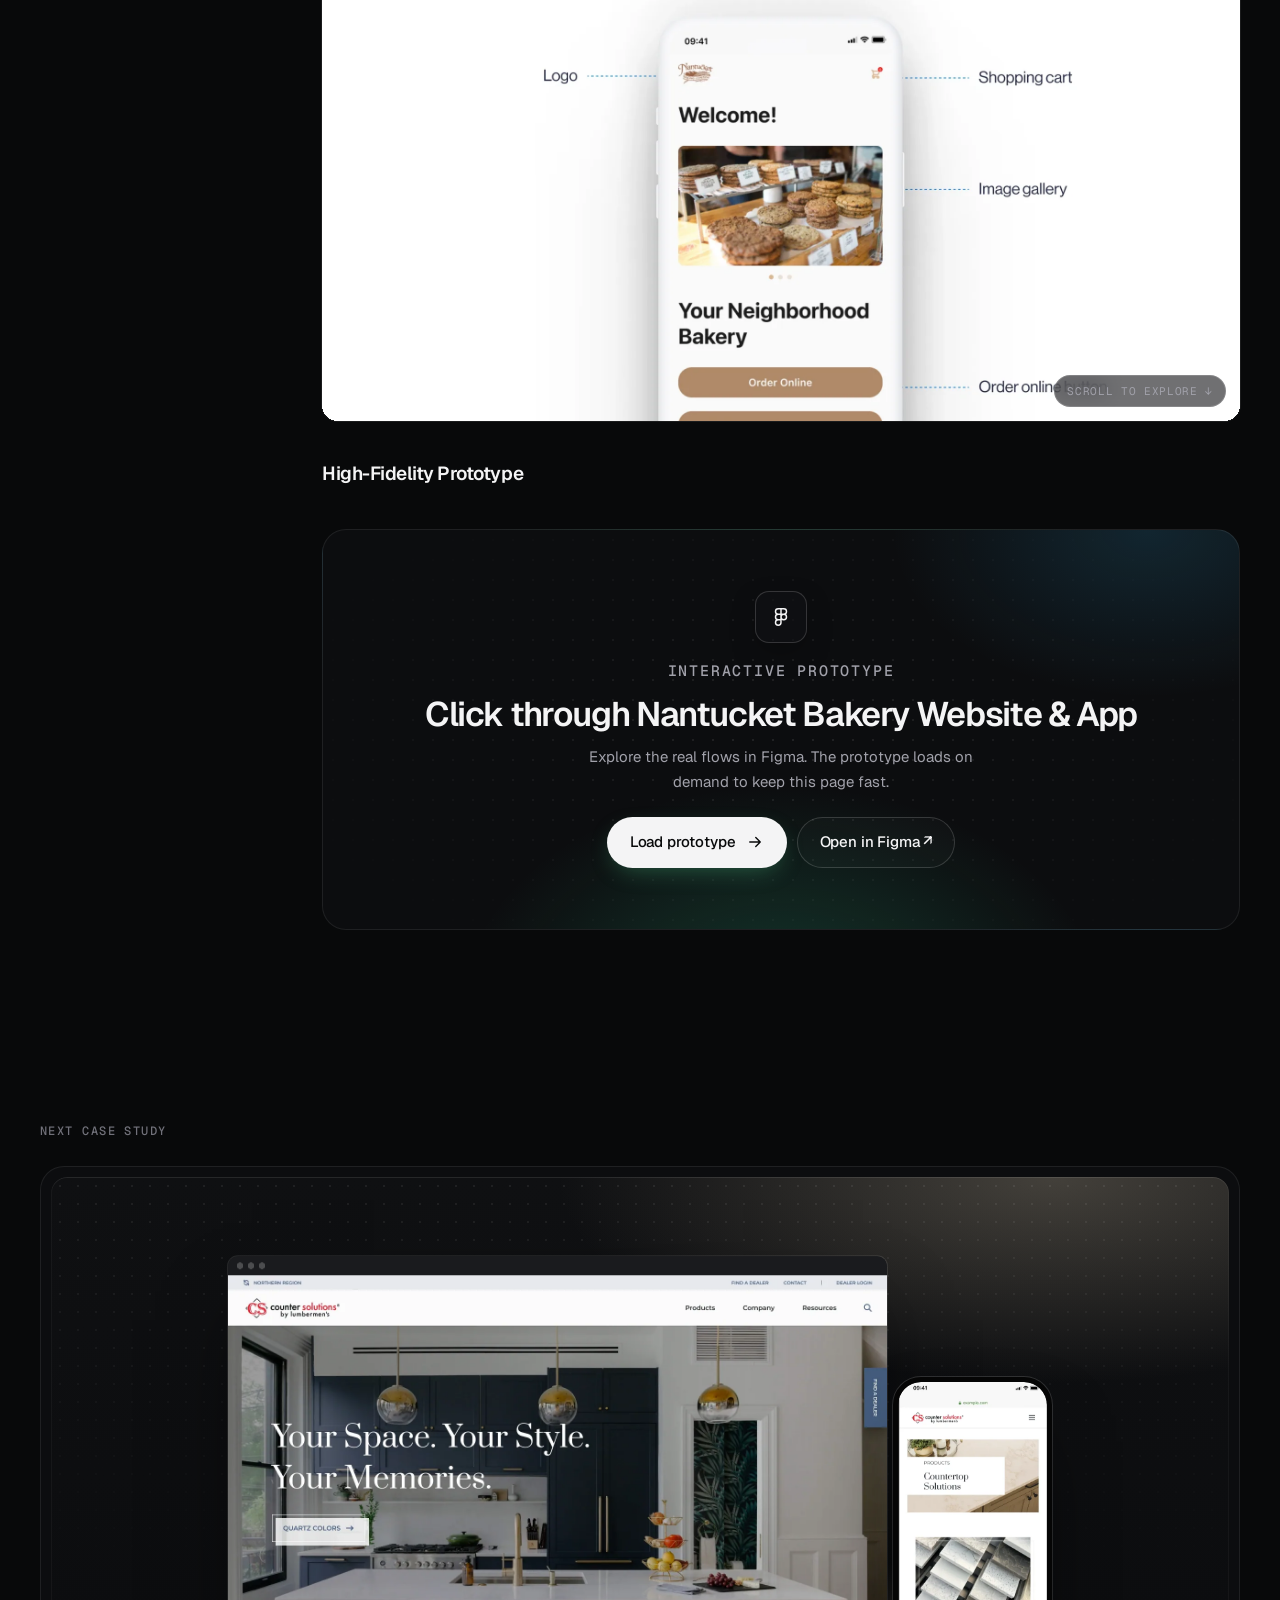
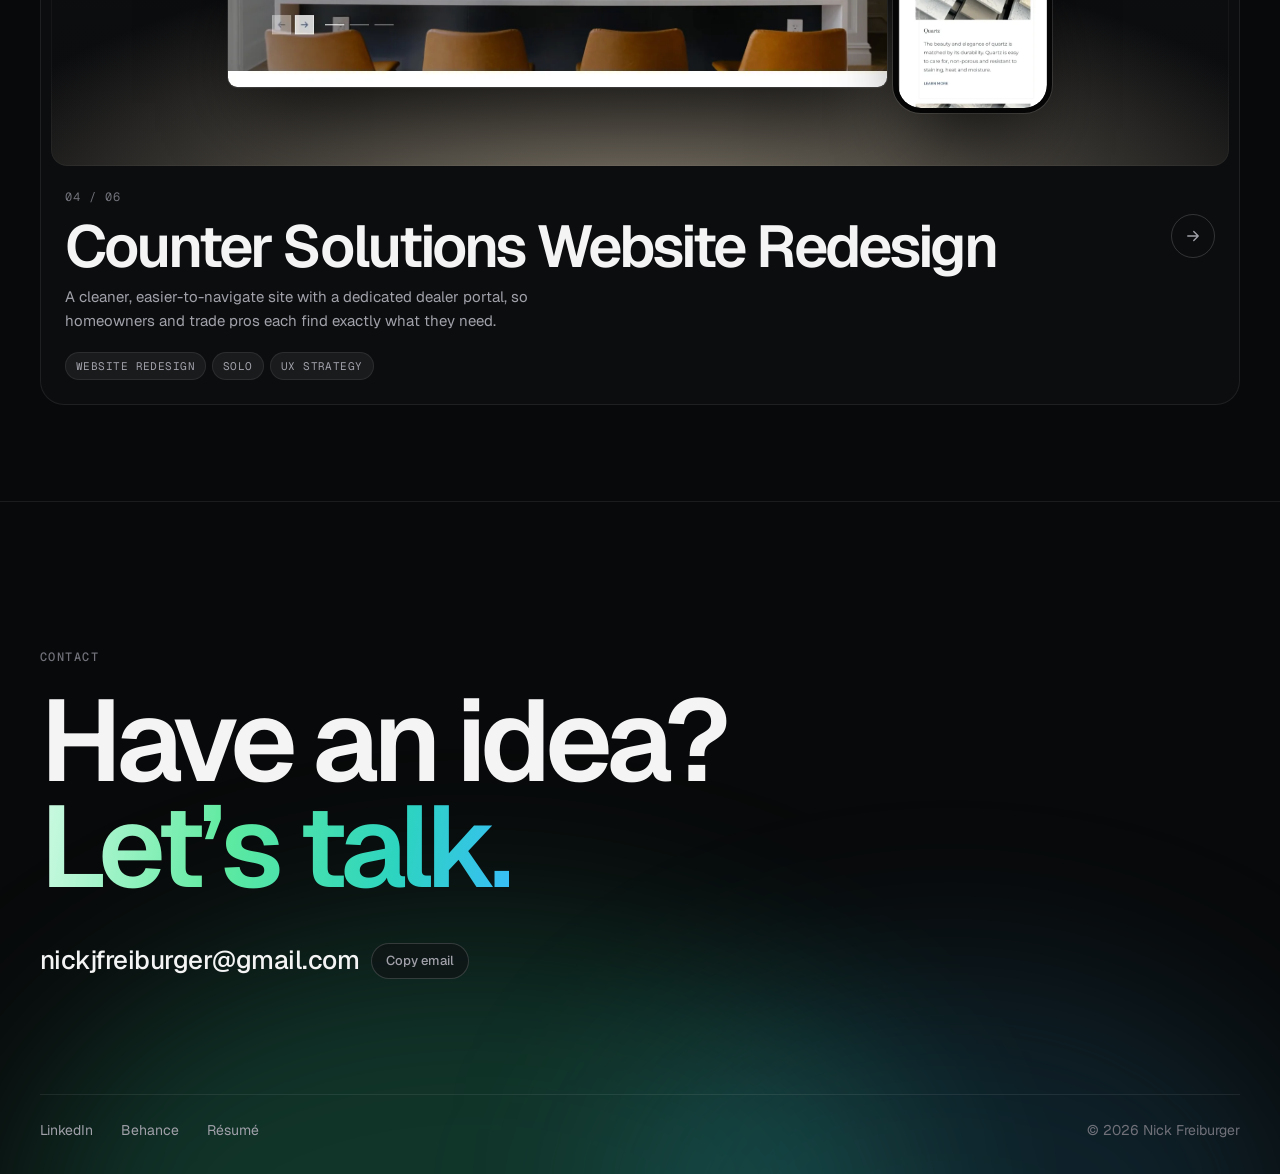
<file: work/nantucket-bakery/index.html>
<!doctype html>
<html lang="en" data-theme="dark">
<head>
<meta charset="utf-8">
<meta name="viewport" content="width=device-width, initial-scale=1">
<title>Nantucket Bakery Website &amp; App — Case Study by Nick Freiburger</title>
<meta name="description" content="Nantucket Bakery Website &amp; App: Ordering built for everyone: order ahead, choose pickup or delivery and pay in a few taps, without the barriers of ordering in person.">
<meta name="author" content="Nick Freiburger">
<meta property="og:type" content="website">
<meta property="og:title" content="Nantucket Bakery Website &amp; App — Case Study by Nick Freiburger">
<meta property="og:description" content="Nantucket Bakery Website &amp; App: Ordering built for everyone: order ahead, choose pickup or delivery and pay in a few taps, without the barriers of ordering in person.">
<meta property="og:image" content="https://nickfreiburger.com/assets/og-image.jpg">
<meta property="og:image:width" content="1200">
<meta property="og:image:height" content="630">
<meta name="twitter:card" content="summary_large_image">
<meta name="theme-color" content="#08090a">
<script>try{var t=localStorage.getItem("theme");if(t)document.documentElement.dataset.theme=t}catch(e){}</script>
<link rel="icon" href="../../assets/favicon.svg" type="image/svg+xml">
<link rel="preconnect" href="https://fonts.googleapis.com">
<link rel="preconnect" href="https://fonts.gstatic.com" crossorigin>
<link rel="stylesheet" href="https://fonts.googleapis.com/css2?family=Geist:wght@300..700&family=Geist+Mono:wght@400;500&display=swap">
<link rel="stylesheet" href="../../assets/css/style.css?v=bedc2fe3">
</head>
<body>
<a class="skip-link" href="#main">Skip to content</a>
<header class="site-header">
  <div class="wrap">
    <div class="nav-shell">
      <a class="wordmark" href="../../" aria-label="Nick Freiburger — home"><span class="wordmark-mark" aria-hidden="true">NF</span><span class="wordmark-name">Nick Freiburger</span></a>
      <nav class="nav" aria-label="Main">
        <a href="../../#work" aria-current="page">Work</a>
        <a href="../../about/">About</a>
        <a class="ext hide-sm" href="../../assets/Nicholas_Freiburger_Resume.pdf" target="_blank" rel="noopener">Résumé</a>
        <a class="ext hide-sm" href="https://www.behance.net/nickfreiburger" target="_blank" rel="noopener">Behance</a>
        <button class="theme-toggle" type="button" aria-label="Switch color theme"><svg class="icon-moon" viewBox="0 0 24 24" fill="none" stroke="currentColor" stroke-width="1.8" stroke-linecap="round" stroke-linejoin="round" aria-hidden="true"><path d="M20.5 14.5A8.5 8.5 0 0 1 9.5 3.5a8.5 8.5 0 1 0 11 11z"/></svg><svg class="icon-sun" viewBox="0 0 24 24" fill="none" stroke="currentColor" stroke-width="1.8" stroke-linecap="round" aria-hidden="true"><circle cx="12" cy="12" r="4"/><path d="M12 2v2M12 20v2M4.9 4.9l1.4 1.4M17.7 17.7l1.4 1.4M2 12h2M20 12h2M4.9 19.1l1.4-1.4M17.7 6.3l1.4-1.4"/></svg></button>
        <a class="btn btn-primary btn-sm" href="#contact">Let’s talk</a>
      </nav>
    </div>
  </div>
</header>
<main id="main">

<div class="progress" aria-hidden="true"></div>
<article>
  <div class="page-head">
    <div class="aurora is-tinted" aria-hidden="true" style="--tint: #b4875c"><div class="grid-lines"></div></div>
    <header class="wrap case-hero">
      <a class="back-link" href="../../#work">← All work</a>
      <p class="eyebrow reveal">Case study 03 / 06</p>
      <h1 class="reveal">Nantucket Bakery Website &amp; App</h1>
      <p class="lede reveal">Ordering built for everyone: order ahead, choose pickup or delivery and pay in a few taps, without the barriers of ordering in person.</p>
      <dl class="facts reveal">
        <div><dt>Role</dt><dd>Lead UX Researcher &amp; Designer</dd></div>
        <div><dt>Context</dt><dd>Google UX Design Certificate</dd></div>
        <div><dt>Deliverables</dt><dd>Responsive website &amp; mobile app</dd></div>
      </dl>
    </header>
  </div>
  <div class="wrap case-cover reveal"><div class="stage is-wide" data-layout="desktop-phone" style="--stage: #b4875c" role="img" aria-label="Nantucket Bakery Website &amp; App interface preview"><div class="stage-inner"><div class="device-browser"><img src="../../assets/img/nantucket-bakery/HpdUzO7AN1hTgwpL.webp" width="1440" height="900" alt="" loading="eager" decoding="async"></div><div class="device-phone"><img src="../../assets/img/nantucket-bakery/3IlUud0ry1FYsAUV.webp" width="390" height="844" alt="" loading="eager" decoding="async"></div></div></div></div>
  <div class="wrap case-layout">
    <nav class="toc" aria-label="On this page">
      <p class="eyebrow">On this page</p>
      <ol>
        <li><a href="#at-a-glance">At a glance</a></li>
        <li><a href="#overview">Overview</a></li>
        <li><a href="#research">Research</a></li>
        <li><a href="#website">Website</a></li>
        <li><a href="#mobile-app">Mobile App</a></li>
      </ol>
    </nav>
    <div class="case-body">
<section class="glance reveal" id="at-a-glance" aria-label="At a glance">
  <p class="eyebrow">At a glance</p>
  <div class="glance-grid"><div class="glance-item"><p class="glance-label">The problem</p><p>For customers with impairments, language barriers, or mental health conditions, ordering in person at a bakery can be difficult or out of reach.</p></div><div class="glance-item"><p class="glance-label">The approach</p><p>In this solo project for the Google UX Design certificate, I interviewed users, built personas and journey maps, then designed and prototyped a website and mobile app.</p></div><div class="glance-item"><p class="glance-label">The outcome</p><p>High-fidelity prototypes of both the website and the mobile app, grounded in research with an accessibility focus.</p></div></div>
  <div class="results">
    <p class="eyebrow">Highlights</p>
    <ul class="result-grid"><li class="result"><span class="result-value is-word">Solo</span><span class="result-label">project, from user research to high-fidelity mockups</span></li><li class="result"><span class="result-value">5</span><span class="result-label">roles held, from lead UX researcher to UX writer</span></li><li class="result"><span class="result-value">2</span><span class="result-label">high-fidelity prototypes: website and mobile app</span></li></ul>
  </div>
</section>
<figure class="figure size-large reveal"><button class="zoom" type="button" aria-label="Enlarge image: Nantucket Bakery Website &amp; App"><img src="../../assets/img/nantucket-bakery/TodRbKHh7uybetqp.webp" width="1514" height="1396" alt="Nantucket Bakery Website &amp; App" loading="lazy" decoding="async"></button></figure>
<div class="prose reveal"><h4>Problem Statement</h4><p>Ordering from a bakery or restaurant isn’t easy for everyone. Vision or hearing impairments, language barriers, and mental health conditions that make social interaction or travel difficult can all stand in the way.</p></div>
<div class="case-section" id="overview"><span class="num">01</span><h2>Overview</h2></div>
<p class="section-intro reveal">If ordering in person is the barrier, take the order out of the store: let people order ahead from any device.</p>
<div class="cols reveal" data-count="2"><div class="col"><h4>Project Goal</h4><p>My goal was a platform, accessible on any device, that lets people who have difficulty ordering from bakeries order in advance, choose pickup or delivery, and pay without hassle.</p></div><div class="col"><h4>Roles &amp; Responsibilities</h4><p><strong>Roles:</strong> Lead UX Researcher, Lead UX Designer, Interaction Designer, Visual Designer, and UX Writer.</p><p><strong>Responsibilities:</strong> user research, personas, problem definition, journey mapping, and user stories; paper and digital wireframes; low- and high-fidelity prototypes; usability testing; and high-fidelity mockups.</p></div></div>
<figure class="figure size-medium reveal"><button class="zoom" type="button" aria-label="Enlarge image: Nantucket Bakery Website &amp; App — Overview"><img src="../../assets/img/nantucket-bakery/pMAl0nLs3MzZbHKS.webp" width="1513" height="663" alt="Nantucket Bakery Website &amp; App — Overview" loading="lazy" decoding="async"></button></figure>
<div class="case-section" id="research"><span class="num">02</span><h2>Research</h2></div>
<p class="section-intro reveal">Research widened who I was designing for: not only people with disabilities, but anyone dealing with a situational or temporary challenge.</p>
<div class="cols reveal" data-count="2"><div class="col"><h4>Accessibility Focus</h4><p>Accessibility isn’t only about disability; it also covers situational and temporary challenges. Designs made for people with disabilities often end up benefiting everyone.</p><p>The insight came from accessibility-focused research: interviews, personas, journey mapping, and defining the problem statement.</p></div><div class="col"><h4>User Needs</h4><p>Recurring frustrations from my user interviews:</p><ul><li><strong>Slow service:</strong> especially for people on a tight schedule</li><li><strong>Wrong orders:</strong> whether someone is in a hurry or not</li><li><strong>Language barriers:</strong> between customers and staff, which can lead to delays and mistakes</li><li><strong>In-person ordering:</strong> can be especially hard for users with physical or mental disabilities</li></ul></div></div>
<figure class="figure size-medium reveal"><button class="zoom" type="button" aria-label="Enlarge image: Nantucket Bakery Website &amp; App — Research"><img src="../../assets/img/nantucket-bakery/85KQArdEVMcAvH34.webp" width="1514" height="670" alt="Nantucket Bakery Website &amp; App — Research" loading="lazy" decoding="async"></button></figure>
<div class="prose reveal"><h4>Common Pain Points</h4><p>What users found frustrating about existing online ordering:</p><ul><li>Difficulty using the group ordering feature</li><li>A tiny shopping cart icon that’s easy to miss</li><li>An overcrowded, cluttered layout</li></ul></div>
<div class="prose reveal"><h4>User Personas</h4></div>
<figure class="figure size-large reveal"><button class="zoom" type="button" aria-label="Enlarge image: Nantucket Bakery Website &amp; App — User Personas"><img src="../../assets/img/nantucket-bakery/kPDlnv4Z7SAEe9kP.webp" width="960" height="540" alt="Nantucket Bakery Website &amp; App — User Personas" loading="lazy" decoding="async"></button></figure>
<figure class="figure size-medium reveal"><button class="zoom" type="button" aria-label="Enlarge image: Nantucket Bakery Website &amp; App — User Personas"><img src="../../assets/img/nantucket-bakery/WkFiYy48q7K1nVev.webp" width="960" height="540" alt="Nantucket Bakery Website &amp; App — User Personas" loading="lazy" decoding="async"></button></figure>
<div class="case-section" id="website"><span class="num">03</span><h2>Website</h2></div>
<p class="section-intro reveal">This is where the goal turned into screens: I took the website from wireframes to a high-fidelity prototype you can click through below.</p>
<figure class="figure size-medium reveal"><button class="zoom" type="button" aria-label="Enlarge image: Nantucket Bakery Website &amp; App — Website"><img src="../../assets/img/nantucket-bakery/rplgh0giv7wjYpYM.webp" width="2000" height="2247" alt="Nantucket Bakery Website &amp; App — Website" loading="lazy" decoding="async"></button></figure>
<figure class="figure size-medium reveal"><button class="zoom" type="button" aria-label="Enlarge image: Nantucket Bakery Website &amp; App — Website"><img src="../../assets/img/nantucket-bakery/EGQSLSt8JOhMEQl2.webp" width="2000" height="3356" alt="Nantucket Bakery Website &amp; App — Website" loading="lazy" decoding="async"></button></figure>
<div class="prose reveal"><h4>High-Fidelity Prototype (Website)</h4></div>
<div class="proto reveal" style="--ar: 800 / 450" data-src="https://embed.figma.com/proto/9n8otUnS6wwJlbfraqAgJD/Nantucket-Bakery?page-id=153%3A1243&amp;node-id=550-21882&amp;viewport=841%2C212%2C0.08&amp;scaling=scale-down&amp;content-scaling=fixed&amp;starting-point-node-id=550%3A21882&amp;show-proto-sidebar=1&amp;embed-host=share" data-title="Nantucket Bakery Website &amp; App — interactive Figma prototype">
  <div class="proto-placeholder">
    <span class="proto-icon" aria-hidden="true"><svg viewBox="0 0 24 24" fill="none" stroke="currentColor" stroke-width="1.6" stroke-linejoin="round"><path d="M9 3h3v6H9a3 3 0 0 1 0-6zM12 3h3a3 3 0 0 1 0 6h-3zM9 9h3v6H9a3 3 0 0 1 0-6zM15 9a3 3 0 1 1 0 6 3 3 0 0 1 0-6zM9 15h3v3a3 3 0 1 1-3-3z"/></svg></span>
    <p class="eyebrow">Interactive prototype</p>
    <p class="proto-title">Click through Nantucket Bakery Website &amp; App</p>
    <p>Explore the real flows in Figma. The prototype loads on demand to keep this page fast.</p>
    <div class="proto-actions">
      <button class="btn btn-primary" type="button" data-load>Load prototype <span class="arrow"><svg width="18" height="18" viewBox="0 0 24 24" fill="none" stroke="currentColor" stroke-width="1.8" stroke-linecap="round" stroke-linejoin="round" aria-hidden="true"><path d="M5 12h14M13 6l6 6-6 6"/></svg></span></button>
      <a class="btn" href="https://www.figma.com/proto/9n8otUnS6wwJlbfraqAgJD/Nantucket-Bakery?page-id=153%3A1243&amp;node-id=550-21882&amp;viewport=841%2C212%2C0.08&amp;scaling=scale-down&amp;content-scaling=fixed&amp;starting-point-node-id=550%3A21882&amp;show-proto-sidebar=1" target="_blank" rel="noopener">Open in Figma ↗</a>
    </div>
  </div>
</div>
<div class="case-section" id="mobile-app"><span class="num">04</span><h2>Mobile App</h2></div>
<p class="section-intro reveal">Ordering ahead had to work just as well on a phone, since the platform was meant for any device. I started with low-fidelity wireframes, then built a high-fidelity app prototype.</p>
<div class="prose reveal"><h4>Low-Fidelity Wireframes</h4></div>
<figure class="figure size-large reveal"><button class="zoom" type="button" aria-label="Enlarge image: Nantucket Bakery Website &amp; App — Low-Fidelity Wireframes"><img src="../../assets/img/nantucket-bakery/svuDVHRpUYHl8gPz.webp" width="2000" height="375" alt="Nantucket Bakery Website &amp; App — Low-Fidelity Wireframes" loading="lazy" decoding="async"></button></figure>
<figure class="figure size-medium is-tall reveal"><button class="zoom" type="button" aria-label="Enlarge image: Nantucket Bakery Website &amp; App — Low-Fidelity Wireframes"><img src="../../assets/img/nantucket-bakery/OmUE1JbRtEA3armH.webp" width="2000" height="5368" alt="Nantucket Bakery Website &amp; App — Low-Fidelity Wireframes" loading="lazy" decoding="async"></button></figure>
<div class="prose reveal"><h4>High-Fidelity Prototype</h4></div>
<div class="proto reveal" style="--ar: 800 / 450" data-src="https://embed.figma.com/proto/9v7keTWiT1vTCFuBK64vrU/Nantucket-Bakery-App?page-id=153%3A1243&amp;node-id=185-6251&amp;p=f&amp;viewport=1171%2C517%2C0.03&amp;scaling=scale-down&amp;content-scaling=fixed&amp;starting-point-node-id=251%3A6475&amp;show-proto-sidebar=1&amp;embed-host=share" data-title="Nantucket Bakery Website &amp; App — interactive Figma prototype">
  <div class="proto-placeholder">
    <span class="proto-icon" aria-hidden="true"><svg viewBox="0 0 24 24" fill="none" stroke="currentColor" stroke-width="1.6" stroke-linejoin="round"><path d="M9 3h3v6H9a3 3 0 0 1 0-6zM12 3h3a3 3 0 0 1 0 6h-3zM9 9h3v6H9a3 3 0 0 1 0-6zM15 9a3 3 0 1 1 0 6 3 3 0 0 1 0-6zM9 15h3v3a3 3 0 1 1-3-3z"/></svg></span>
    <p class="eyebrow">Interactive prototype</p>
    <p class="proto-title">Click through Nantucket Bakery Website &amp; App</p>
    <p>Explore the real flows in Figma. The prototype loads on demand to keep this page fast.</p>
    <div class="proto-actions">
      <button class="btn btn-primary" type="button" data-load>Load prototype <span class="arrow"><svg width="18" height="18" viewBox="0 0 24 24" fill="none" stroke="currentColor" stroke-width="1.8" stroke-linecap="round" stroke-linejoin="round" aria-hidden="true"><path d="M5 12h14M13 6l6 6-6 6"/></svg></span></button>
      <a class="btn" href="https://www.figma.com/proto/9v7keTWiT1vTCFuBK64vrU/Nantucket-Bakery-App?page-id=153%3A1243&amp;node-id=185-6251&amp;p=f&amp;viewport=1171%2C517%2C0.03&amp;scaling=scale-down&amp;content-scaling=fixed&amp;starting-point-node-id=251%3A6475&amp;show-proto-sidebar=1" target="_blank" rel="noopener">Open in Figma ↗</a>
    </div>
  </div>
</div>
    </div>
  </div>
  <nav class="wrap next" aria-label="Next case study">
    <p class="eyebrow">Next case study</p>
    <a class="card reveal is-wide" href="../../work/counter-solutions/">
        <div class="stage is-wide" data-layout="desktop-phone" style="--stage: #a59a86" role="img" aria-label="Counter Solutions Website Redesign interface preview"><div class="stage-inner"><div class="device-browser"><img src="../../assets/img/counter-solutions/4CRoH4eymWMx4iZT.webp" width="1440" height="7962" alt="" loading="lazy" decoding="async"></div><div class="device-phone"><img src="../../assets/img/counter-solutions/mcTXihRMQkG6Q58C.webp" width="436" height="944" alt="" loading="lazy" decoding="async"></div></div></div>
        <div class="card-meta">
          <span class="card-num">04 / 06</span>
          <h2 class="card-title">Counter Solutions Website Redesign</h2>
          <span class="card-arrow" aria-hidden="true"><svg width="18" height="18" viewBox="0 0 24 24" fill="none" stroke="currentColor" stroke-width="1.8" stroke-linecap="round" stroke-linejoin="round" aria-hidden="true"><path d="M5 12h14M13 6l6 6-6 6"/></svg></span>
          <p class="card-summary">A cleaner, easier-to-navigate site with a dedicated dealer portal, so homeowners and trade pros each find exactly what they need.</p>
          <div class="card-tags"><ul class="tags"><li>Website redesign</li><li>Solo</li><li>UX strategy</li></ul></div>
        </div>
      </a>
  </nav>
</article>
</main>
<footer class="site-footer" id="contact">
  <div class="aurora" aria-hidden="true"></div>
  <div class="wrap">
    <p class="eyebrow">Contact</p>
    <h2 class="footer-cta">Have an idea?<br><span class="grad">Let’s talk.</span></h2>
    <div class="footer-email">
      <a href="mailto:nickjfreiburger@gmail.com">nickjfreiburger@gmail.com</a>
      <button class="copy-btn" type="button" data-copy="nickjfreiburger@gmail.com"><span>Copy email</span></button>
    </div>
    <div class="footer-bottom">
      <ul class="footer-links">
        <li><a href="https://www.linkedin.com/in/nick-freiburger-5a26371a7/" target="_blank" rel="noopener">LinkedIn</a></li>
        <li><a href="https://www.behance.net/nickfreiburger" target="_blank" rel="noopener">Behance</a></li>
        <li><a href="../../assets/Nicholas_Freiburger_Resume.pdf" target="_blank" rel="noopener">Résumé</a></li>
      </ul>
      <p>© 2026 Nick Freiburger</p>
    </div>
  </div>
</footer>
<dialog class="lightbox" aria-label="Image preview">
  <div class="lightbox-inner"><img alt=""></div>
  <button class="lightbox-close" type="button" aria-label="Close preview">×</button>
</dialog>
<script src="../../assets/js/main.js?v=c9b96a4b" defer></script>
</body>
</html>
</file>
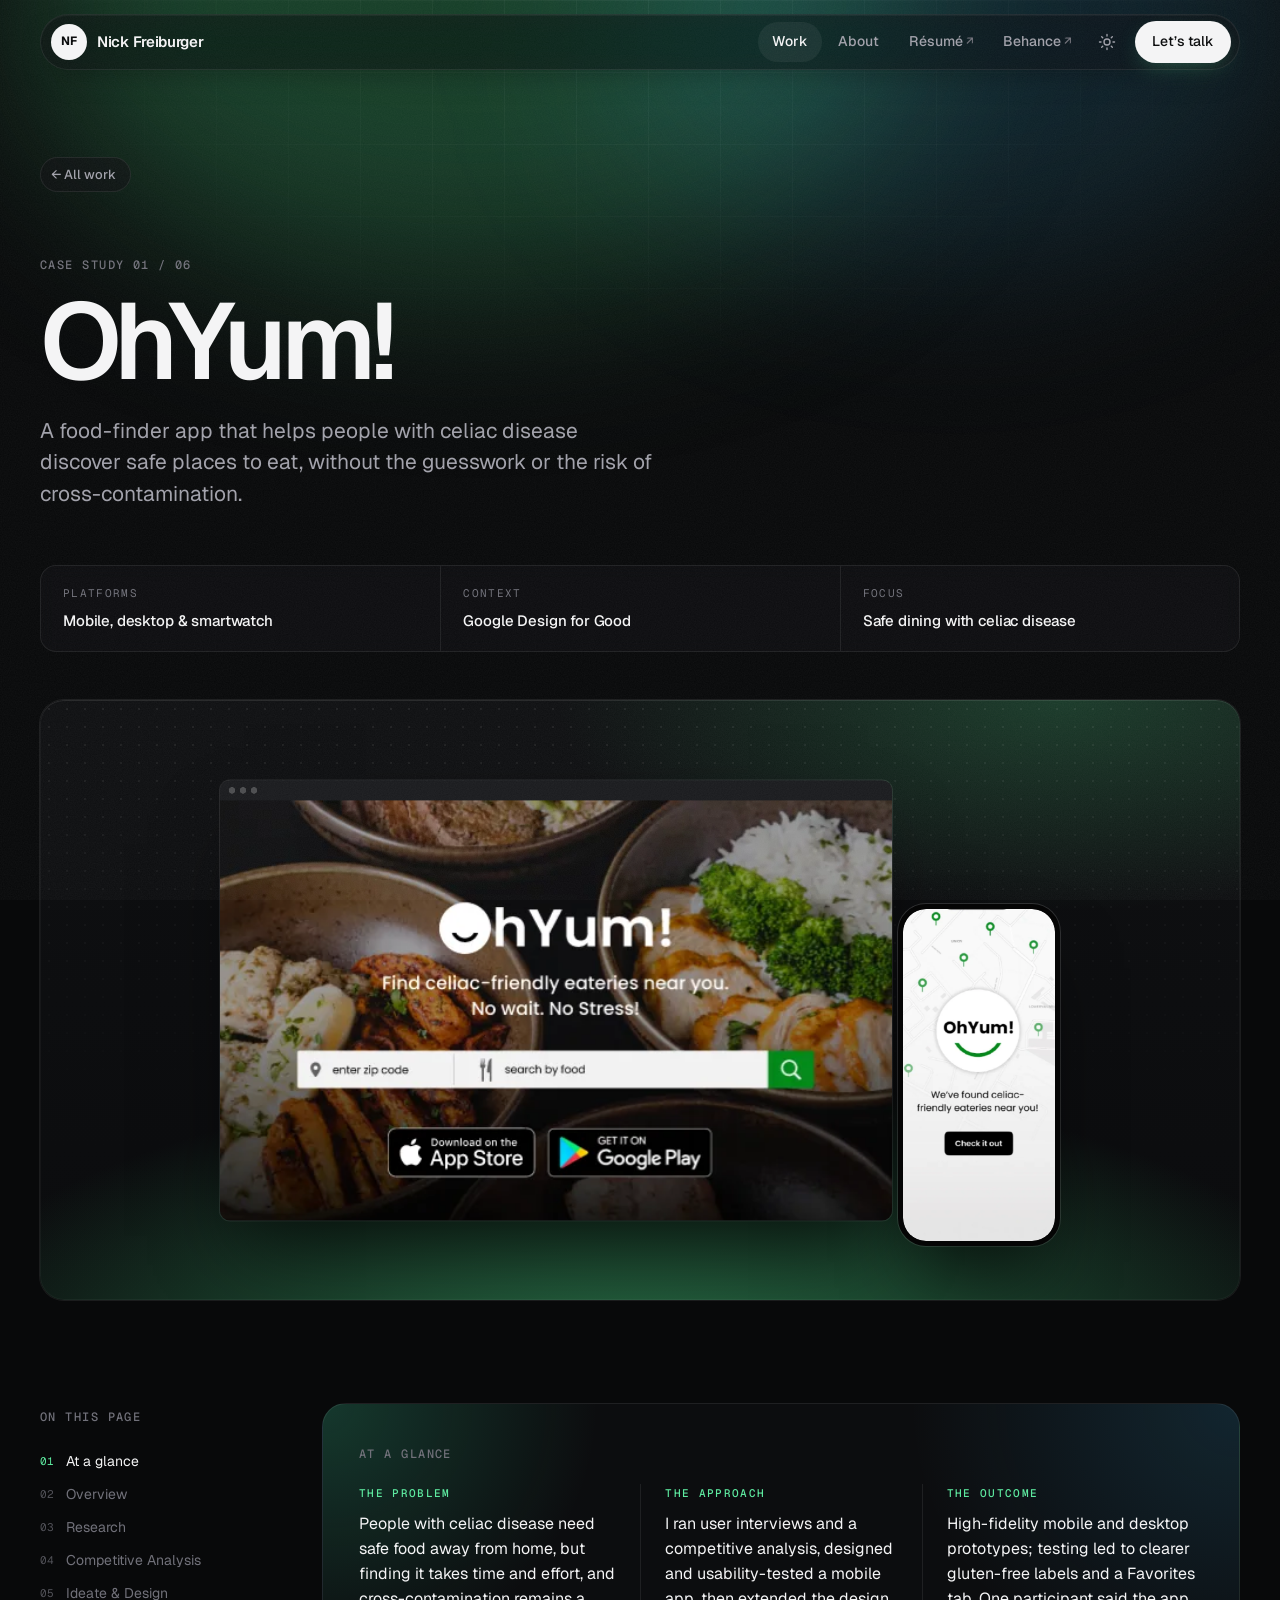
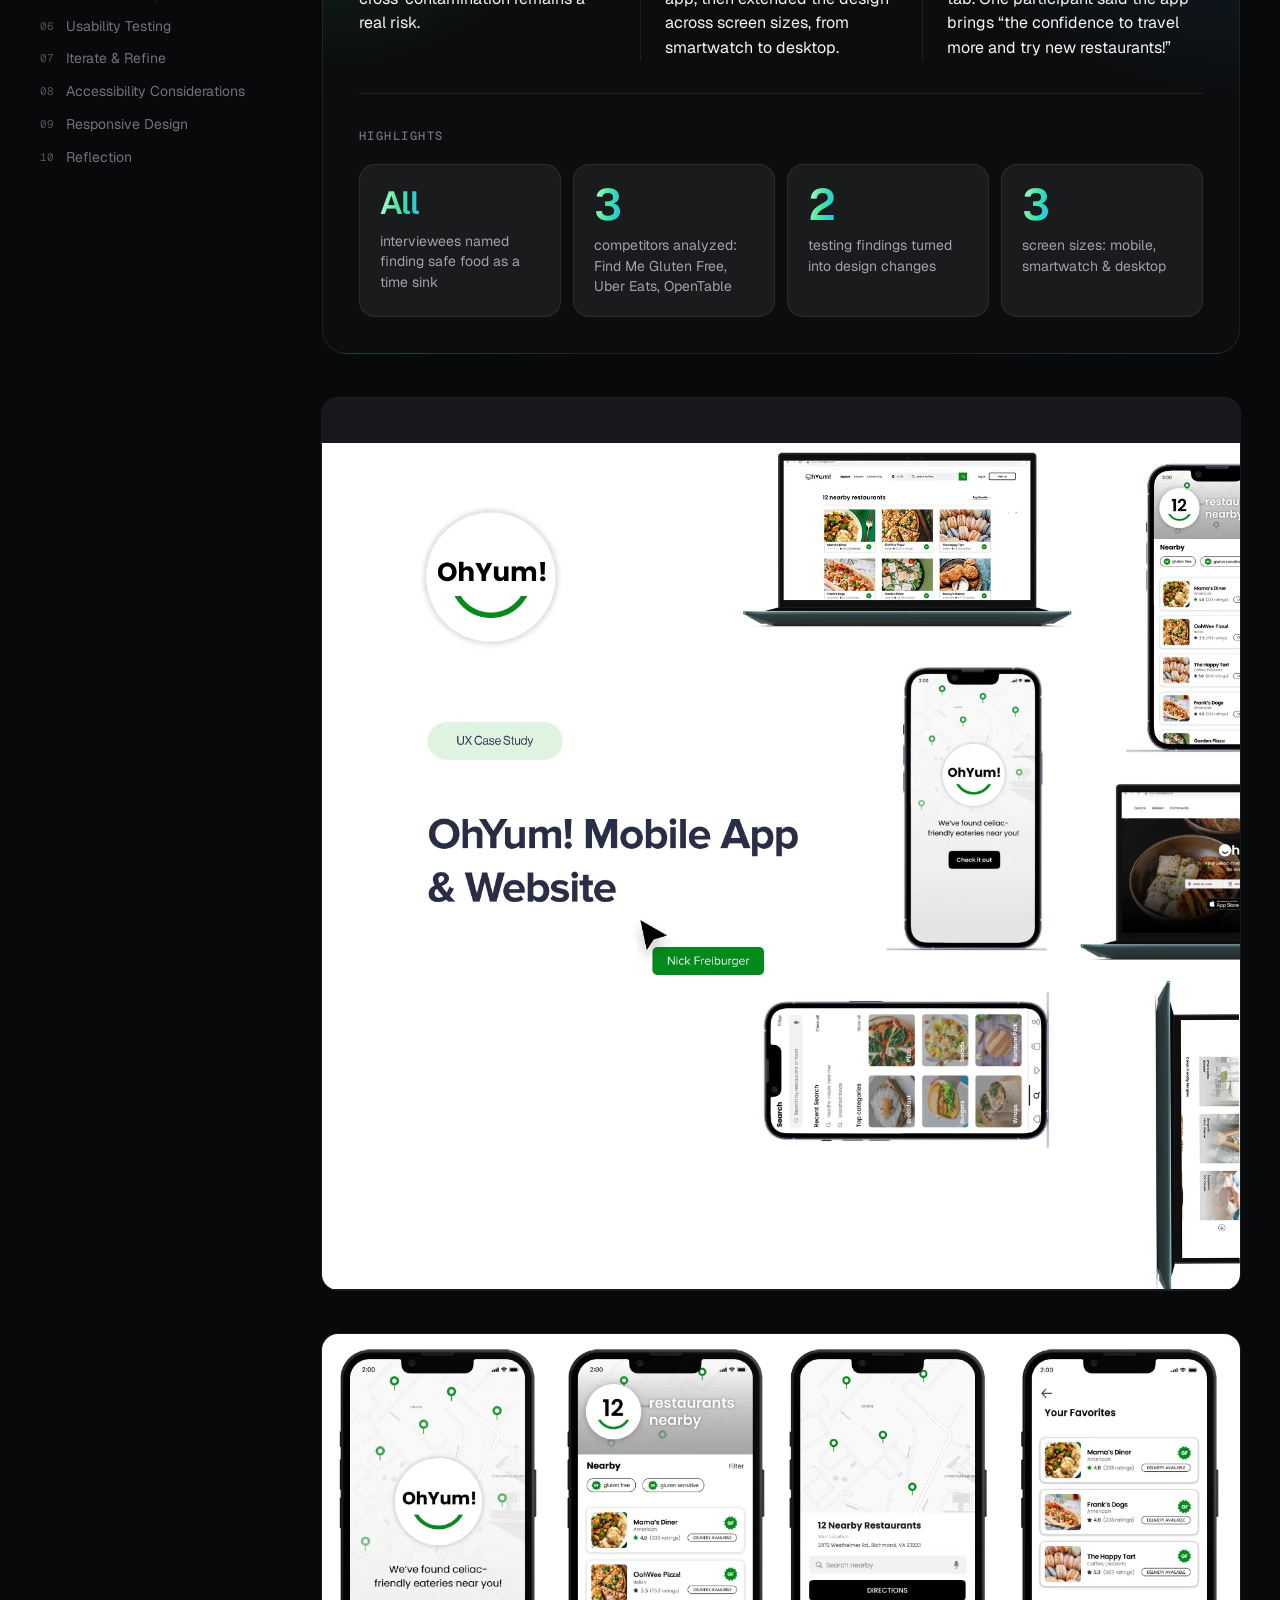
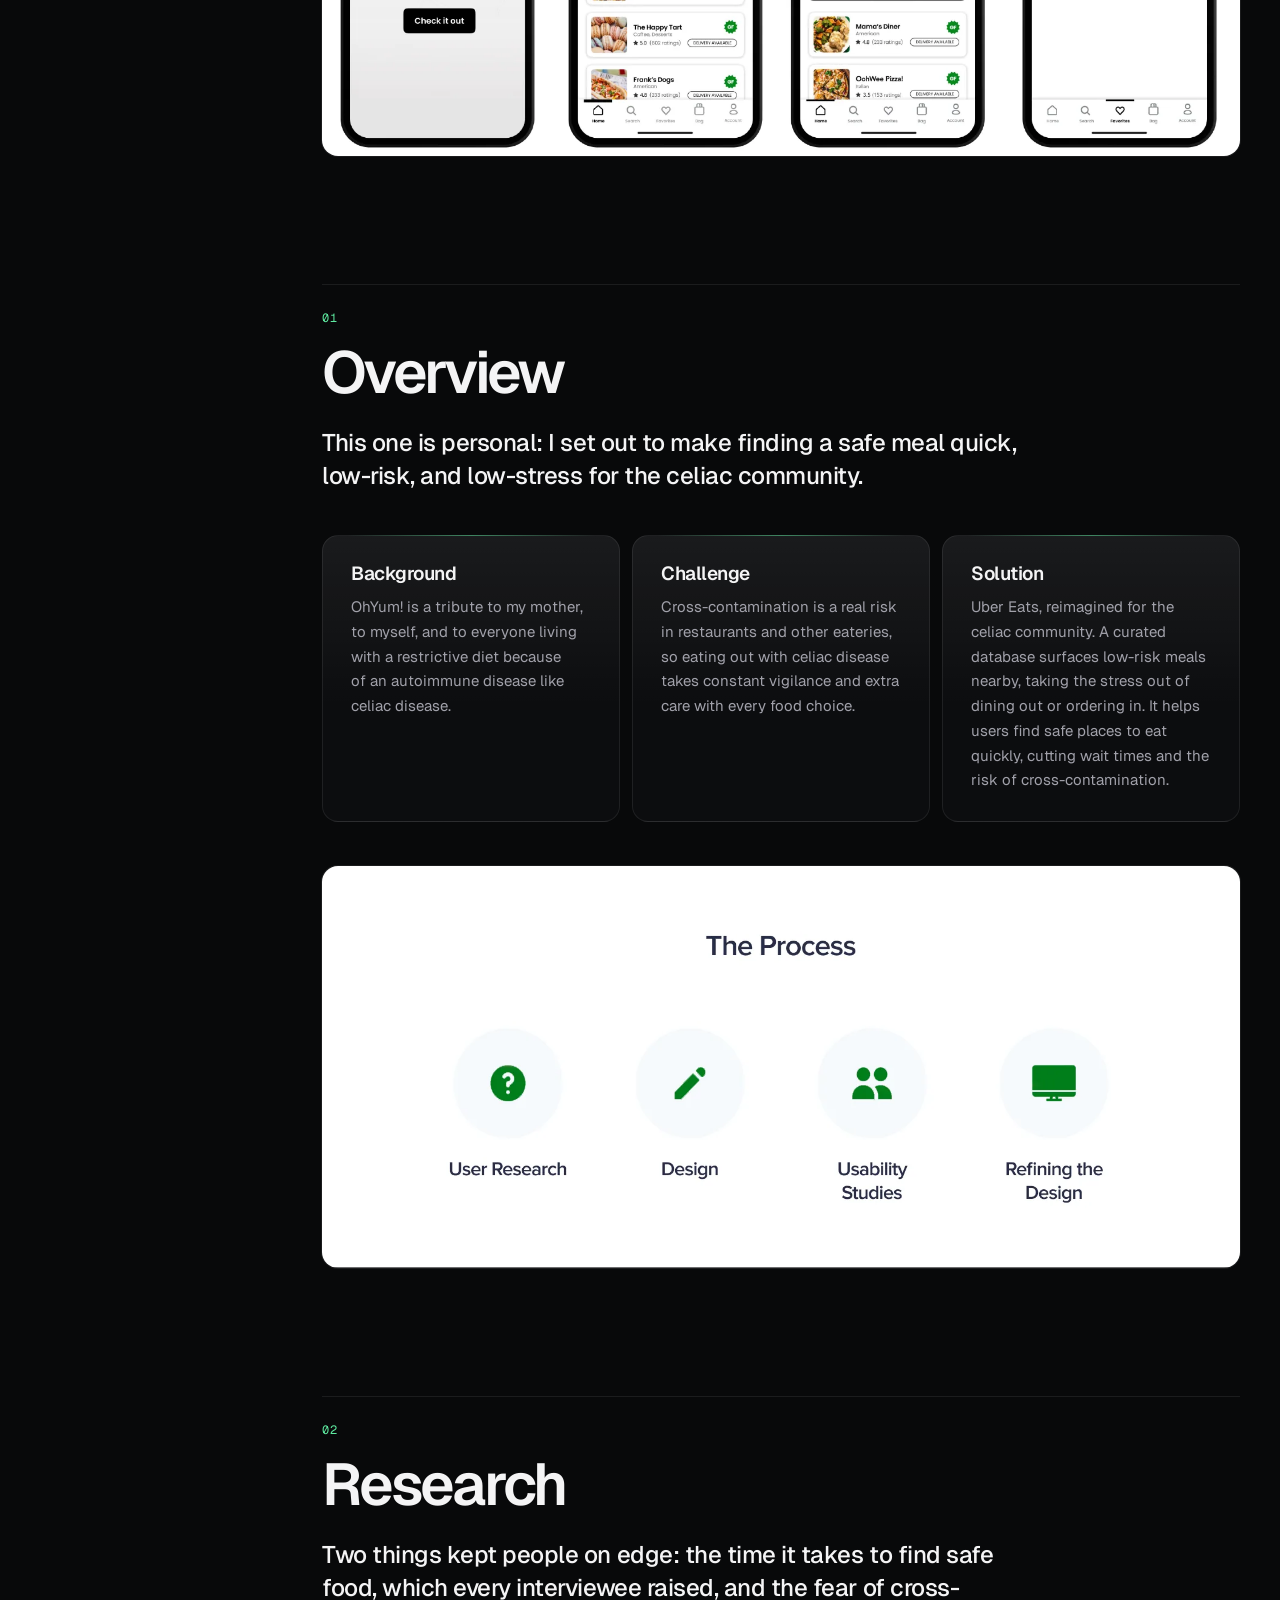
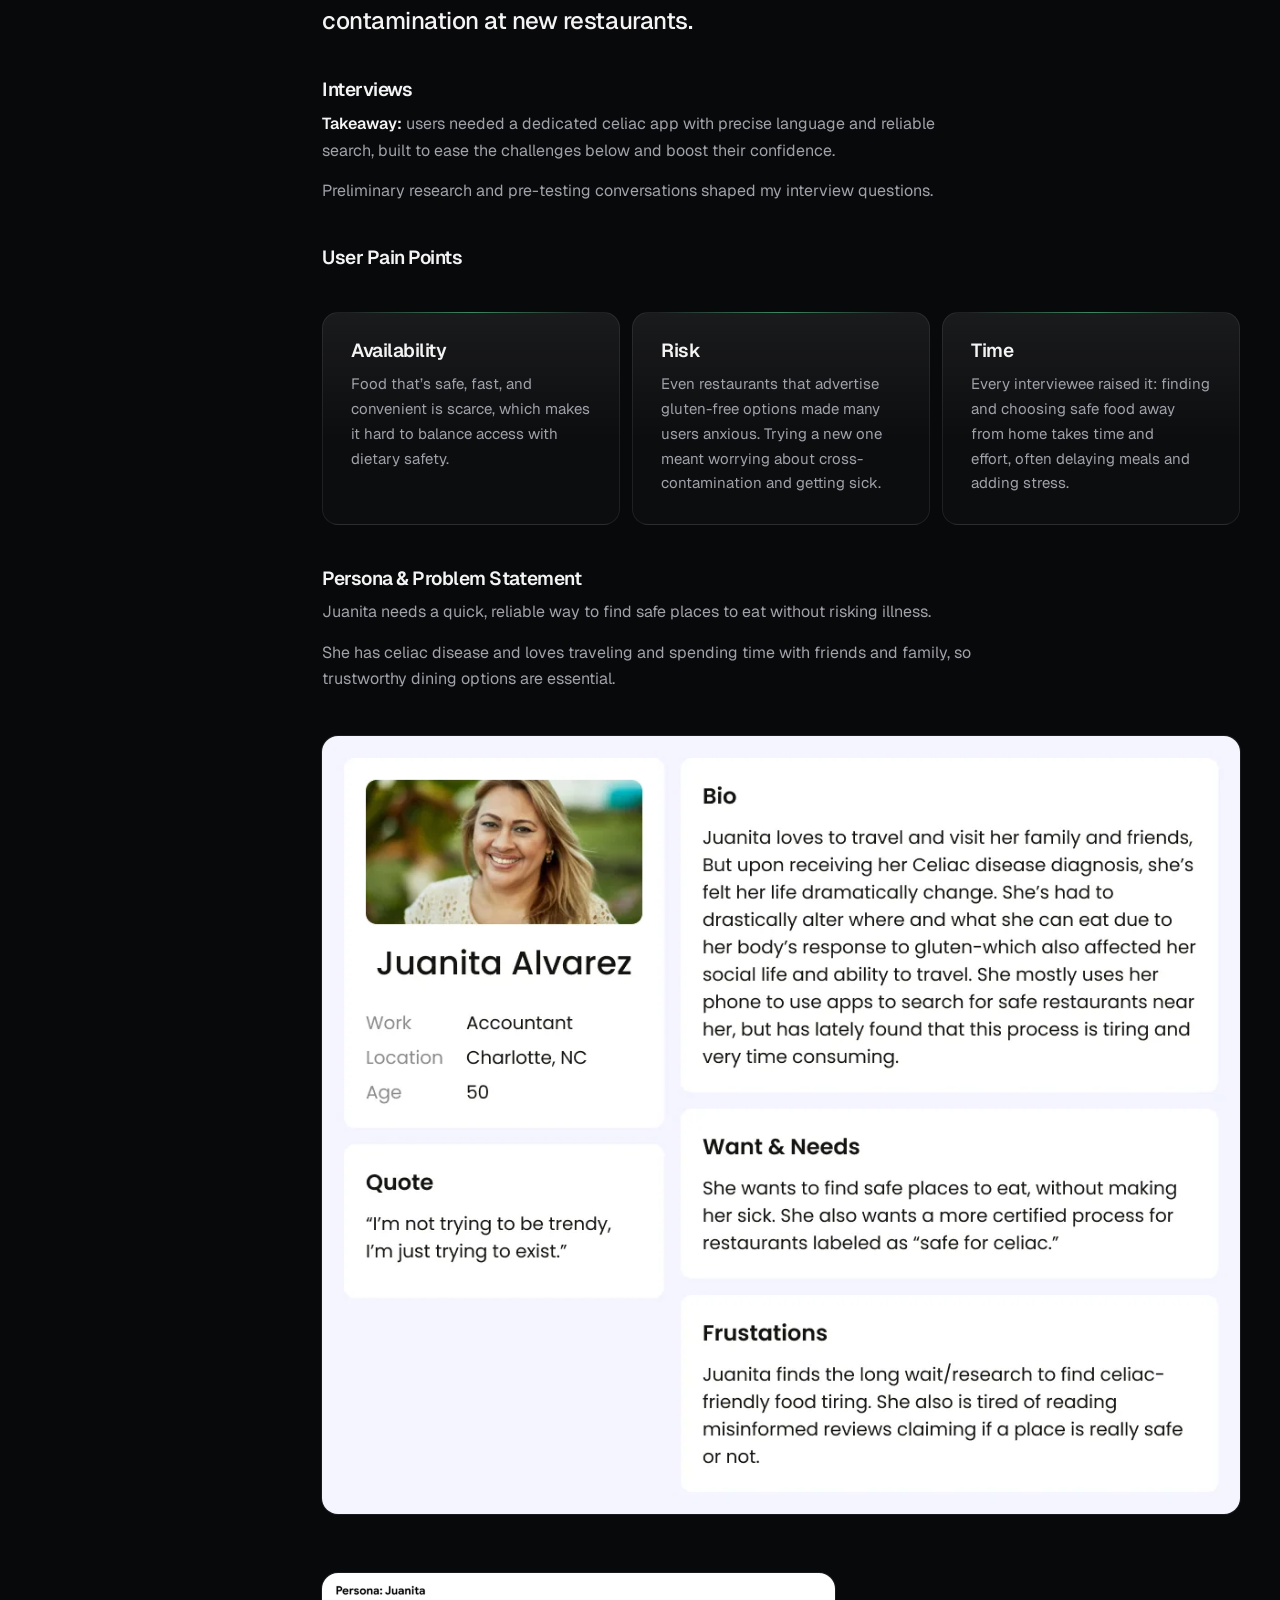
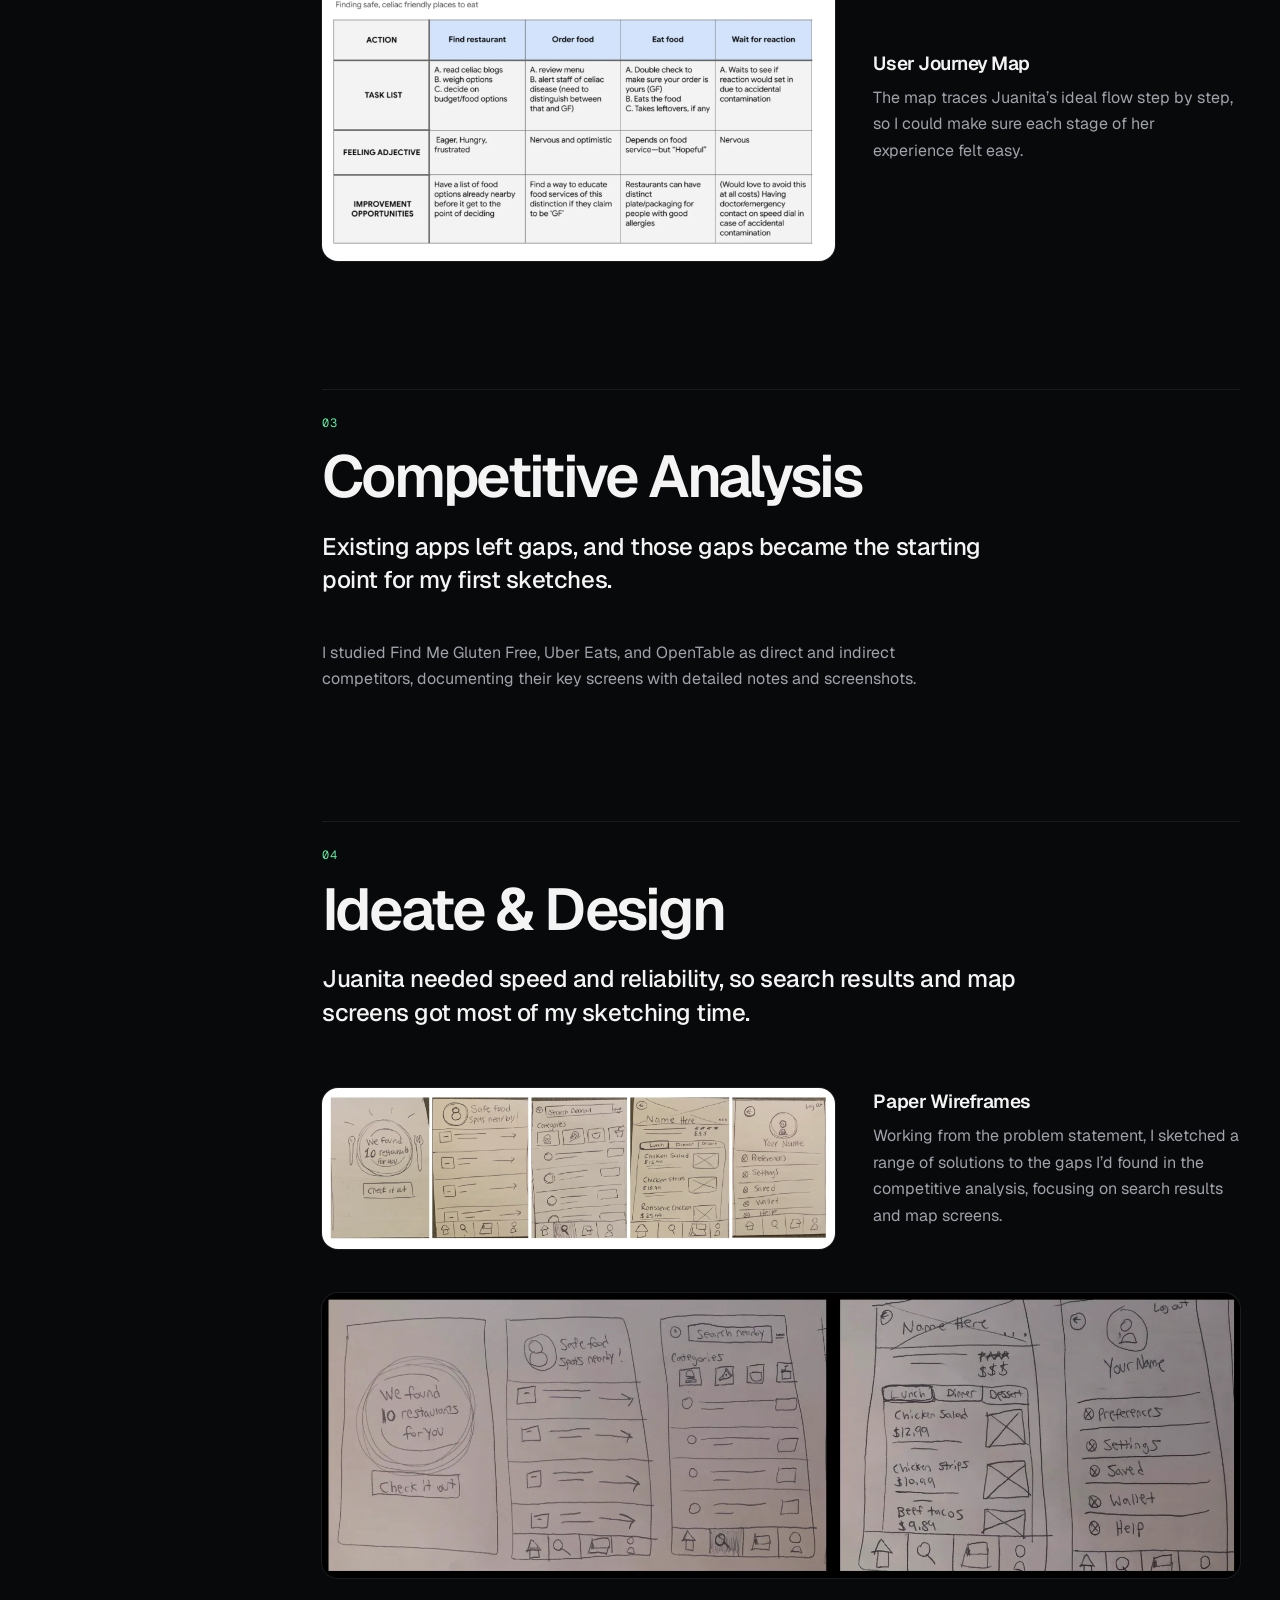
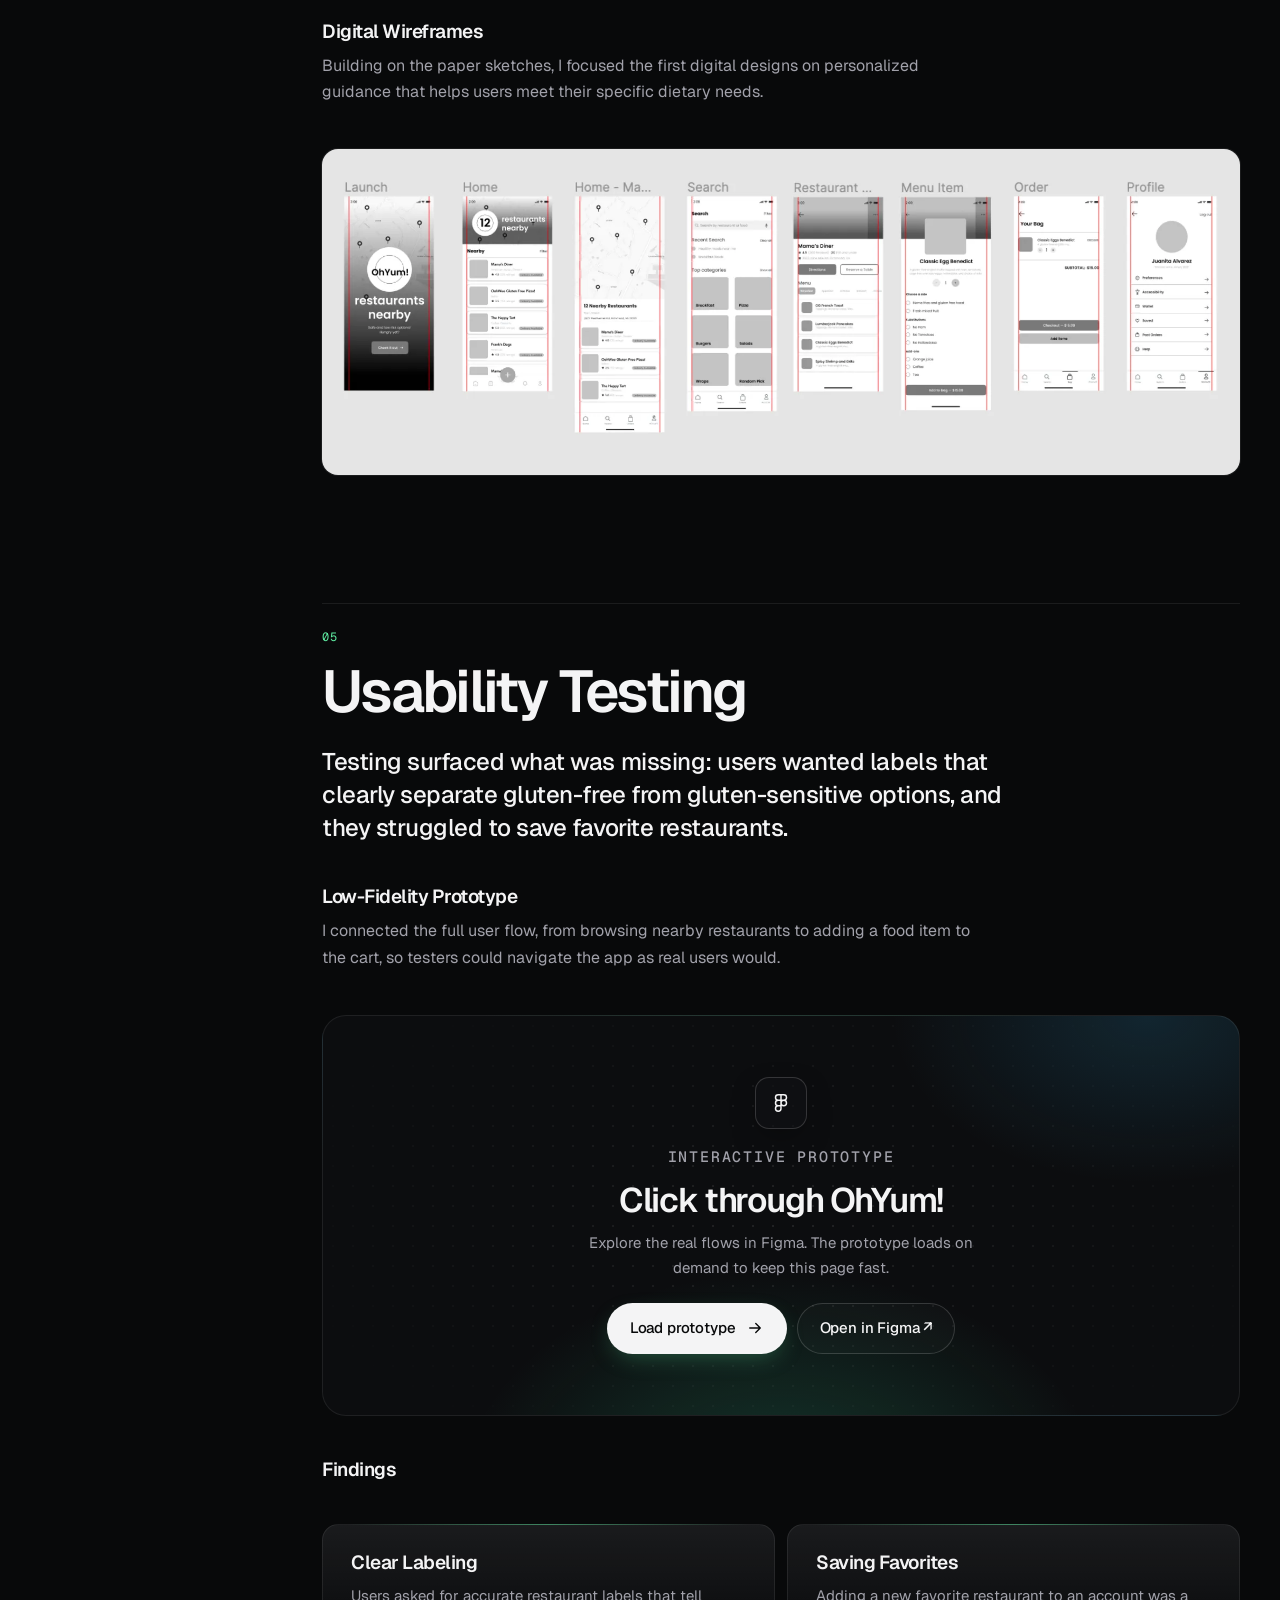
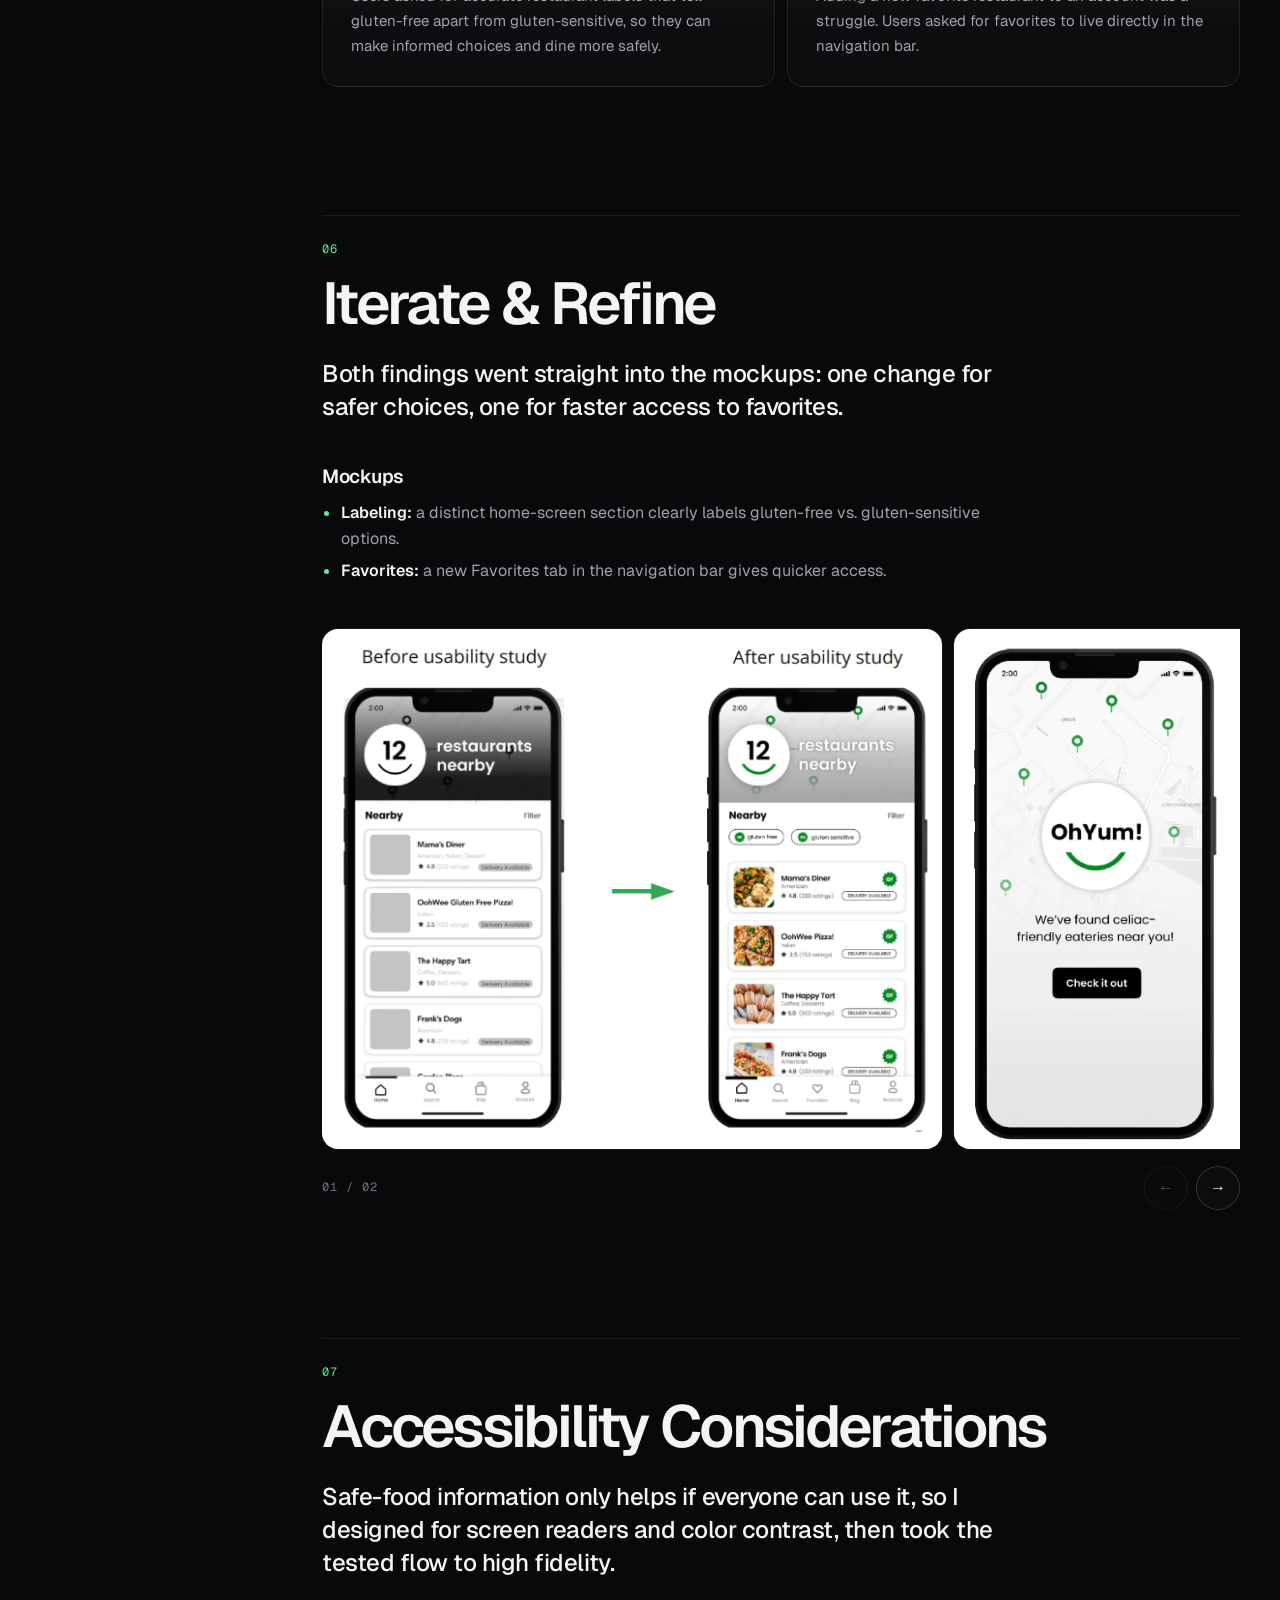
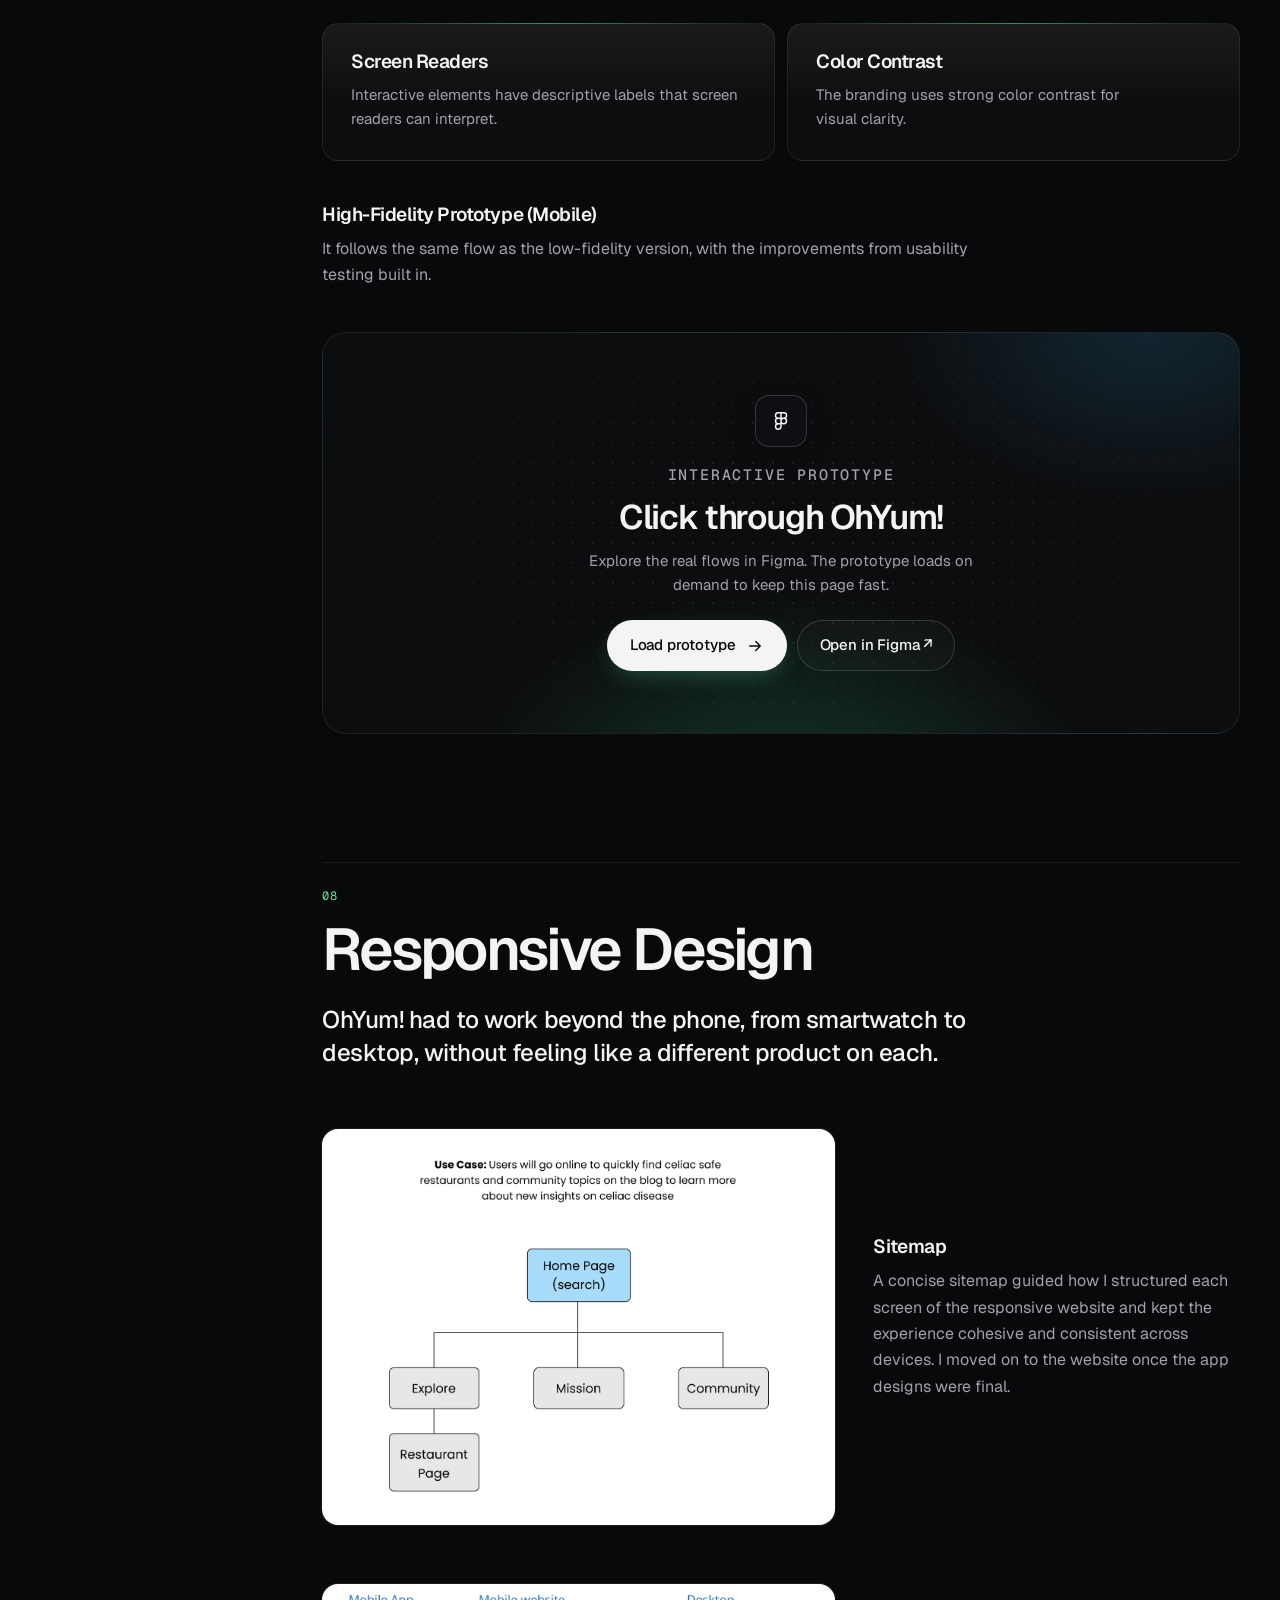
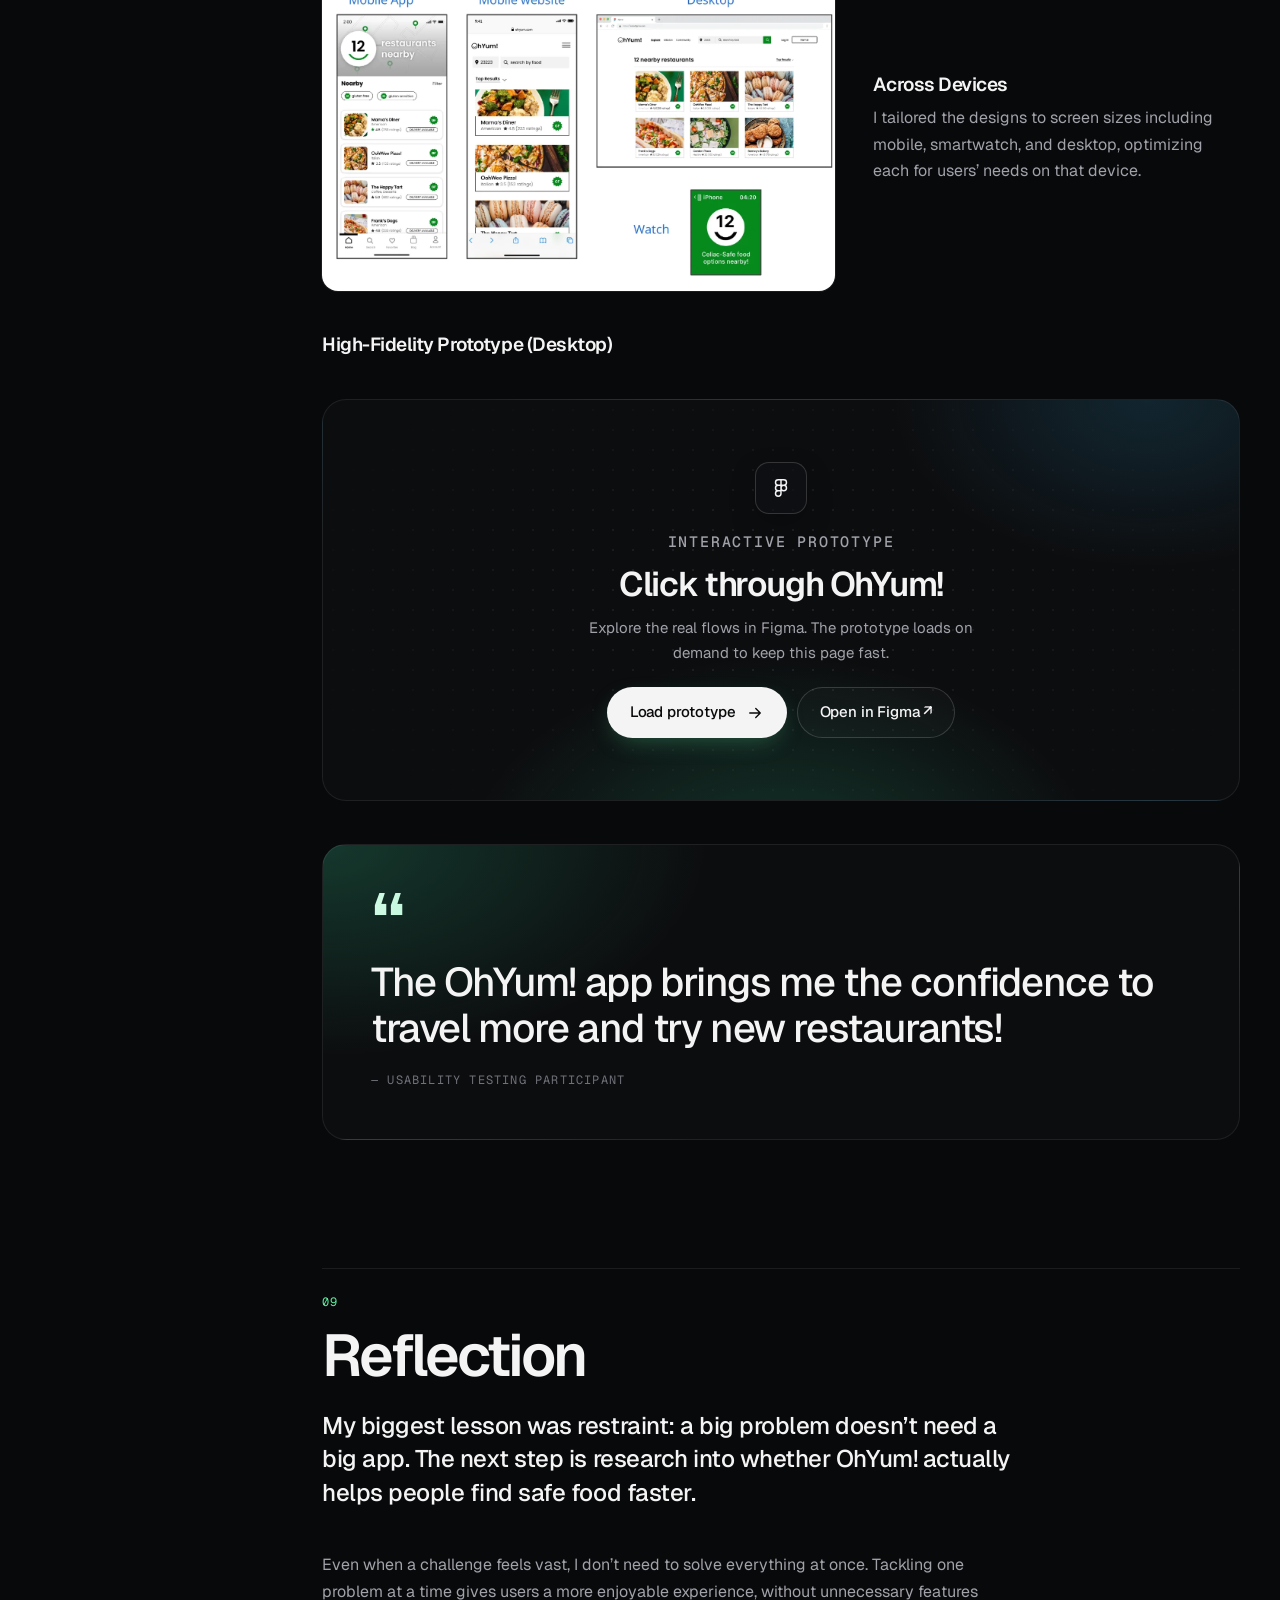
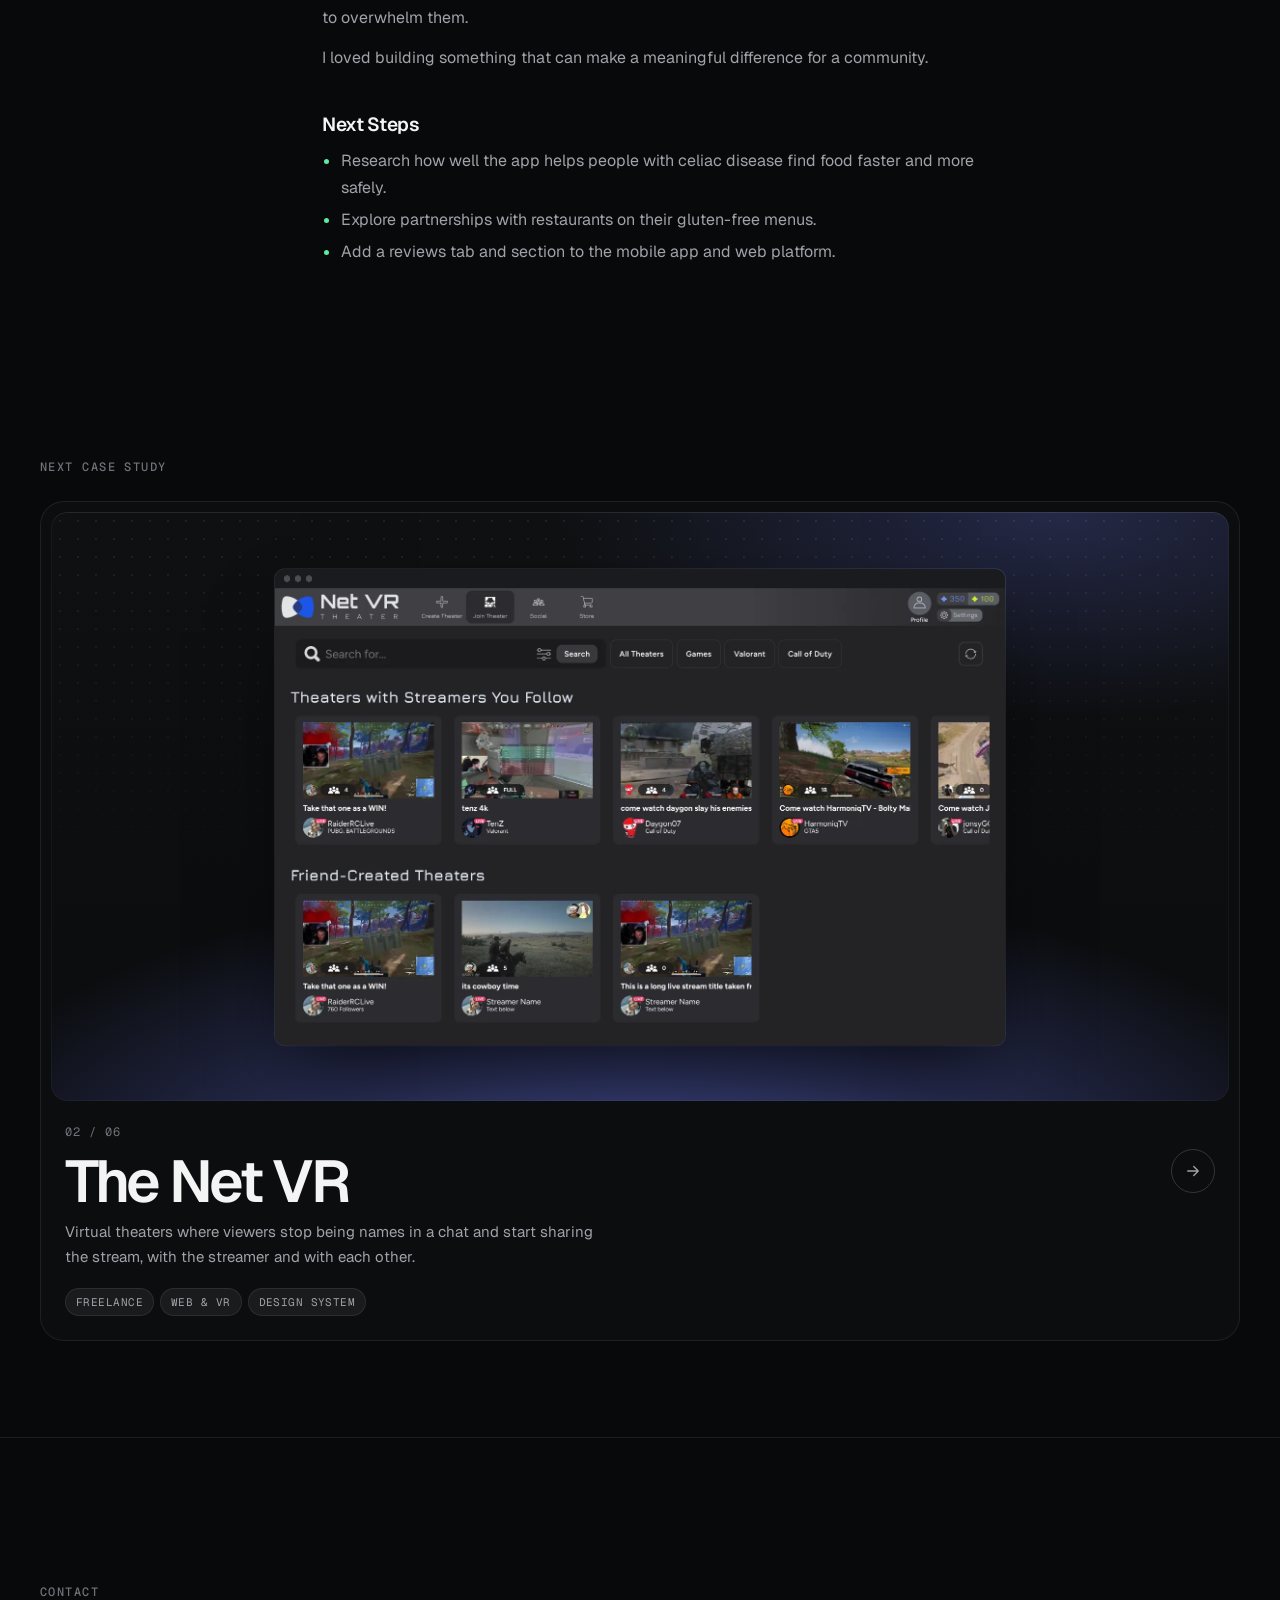
<file: work/ohyum/index.html>
<!doctype html>
<html lang="en" data-theme="dark">
<head>
<meta charset="utf-8">
<meta name="viewport" content="width=device-width, initial-scale=1">
<title>OhYum! — Case Study by Nick Freiburger</title>
<meta name="description" content="OhYum!: A food-finder app that helps people with celiac disease discover safe places to eat, without the guesswork or the risk of cross-contamination.">
<meta name="author" content="Nick Freiburger">
<meta property="og:type" content="website">
<meta property="og:title" content="OhYum! — Case Study by Nick Freiburger">
<meta property="og:description" content="OhYum!: A food-finder app that helps people with celiac disease discover safe places to eat, without the guesswork or the risk of cross-contamination.">
<meta property="og:image" content="https://nickfreiburger.com/assets/og-image.jpg">
<meta property="og:image:width" content="1200">
<meta property="og:image:height" content="630">
<meta name="twitter:card" content="summary_large_image">
<meta name="theme-color" content="#08090a">
<script>try{var t=localStorage.getItem("theme");if(t)document.documentElement.dataset.theme=t}catch(e){}</script>
<link rel="icon" href="../../assets/favicon.svg" type="image/svg+xml">
<link rel="preconnect" href="https://fonts.googleapis.com">
<link rel="preconnect" href="https://fonts.gstatic.com" crossorigin>
<link rel="stylesheet" href="https://fonts.googleapis.com/css2?family=Geist:wght@300..700&family=Geist+Mono:wght@400;500&display=swap">
<link rel="stylesheet" href="../../assets/css/style.css?v=bedc2fe3">
</head>
<body>
<a class="skip-link" href="#main">Skip to content</a>
<header class="site-header">
  <div class="wrap">
    <div class="nav-shell">
      <a class="wordmark" href="../../" aria-label="Nick Freiburger — home"><span class="wordmark-mark" aria-hidden="true">NF</span><span class="wordmark-name">Nick Freiburger</span></a>
      <nav class="nav" aria-label="Main">
        <a href="../../#work" aria-current="page">Work</a>
        <a href="../../about/">About</a>
        <a class="ext hide-sm" href="../../assets/Nicholas_Freiburger_Resume.pdf" target="_blank" rel="noopener">Résumé</a>
        <a class="ext hide-sm" href="https://www.behance.net/nickfreiburger" target="_blank" rel="noopener">Behance</a>
        <button class="theme-toggle" type="button" aria-label="Switch color theme"><svg class="icon-moon" viewBox="0 0 24 24" fill="none" stroke="currentColor" stroke-width="1.8" stroke-linecap="round" stroke-linejoin="round" aria-hidden="true"><path d="M20.5 14.5A8.5 8.5 0 0 1 9.5 3.5a8.5 8.5 0 1 0 11 11z"/></svg><svg class="icon-sun" viewBox="0 0 24 24" fill="none" stroke="currentColor" stroke-width="1.8" stroke-linecap="round" aria-hidden="true"><circle cx="12" cy="12" r="4"/><path d="M12 2v2M12 20v2M4.9 4.9l1.4 1.4M17.7 17.7l1.4 1.4M2 12h2M20 12h2M4.9 19.1l1.4-1.4M17.7 6.3l1.4-1.4"/></svg></button>
        <a class="btn btn-primary btn-sm" href="#contact">Let’s talk</a>
      </nav>
    </div>
  </div>
</header>
<main id="main">

<div class="progress" aria-hidden="true"></div>
<article>
  <div class="page-head">
    <div class="aurora is-tinted" aria-hidden="true" style="--tint: #2f8a55"><div class="grid-lines"></div></div>
    <header class="wrap case-hero">
      <a class="back-link" href="../../#work">← All work</a>
      <p class="eyebrow reveal">Case study 01 / 06</p>
      <h1 class="reveal">OhYum!</h1>
      <p class="lede reveal">A food-finder app that helps people with celiac disease discover safe places to eat, without the guesswork or the risk of cross-contamination.</p>
      <dl class="facts reveal">
        <div><dt>Platforms</dt><dd>Mobile, desktop &amp; smartwatch</dd></div>
        <div><dt>Context</dt><dd>Google Design for Good</dd></div>
        <div><dt>Focus</dt><dd>Safe dining with celiac disease</dd></div>
      </dl>
    </header>
  </div>
  <div class="wrap case-cover reveal"><div class="stage is-wide" data-layout="desktop-phone" style="--stage: #2f8a55" role="img" aria-label="OhYum! interface preview"><div class="stage-inner"><div class="device-browser"><img src="../../assets/img/ohyum/RWI1ba1FD9KqPD29.webp" width="573" height="408" alt="" loading="eager" decoding="async"></div><div class="device-phone"><img src="../../assets/img/ohyum/swaLLaOsz2sjm09i.webp" width="484" height="1049" alt="" loading="eager" decoding="async"></div></div></div></div>
  <div class="wrap case-layout">
    <nav class="toc" aria-label="On this page">
      <p class="eyebrow">On this page</p>
      <ol>
        <li><a href="#at-a-glance">At a glance</a></li>
        <li><a href="#overview">Overview</a></li>
        <li><a href="#research">Research</a></li>
        <li><a href="#competitive-analysis">Competitive Analysis</a></li>
        <li><a href="#ideate-and-design">Ideate &amp; Design</a></li>
        <li><a href="#usability-testing">Usability Testing</a></li>
        <li><a href="#iterate-and-refine">Iterate &amp; Refine</a></li>
        <li><a href="#accessibility-considerations">Accessibility Considerations</a></li>
        <li><a href="#responsive-design">Responsive Design</a></li>
        <li><a href="#reflection">Reflection</a></li>
      </ol>
    </nav>
    <div class="case-body">
<section class="glance reveal" id="at-a-glance" aria-label="At a glance">
  <p class="eyebrow">At a glance</p>
  <div class="glance-grid"><div class="glance-item"><p class="glance-label">The problem</p><p>People with celiac disease need safe food away from home, but finding it takes time and effort, and cross-contamination remains a real risk.</p></div><div class="glance-item"><p class="glance-label">The approach</p><p>I ran user interviews and a competitive analysis, designed and usability-tested a mobile app, then extended the design across screen sizes, from smartwatch to desktop.</p></div><div class="glance-item"><p class="glance-label">The outcome</p><p>High-fidelity mobile and desktop prototypes; testing led to clearer gluten-free labels and a Favorites tab. One participant said the app brings “the confidence to travel more and try new restaurants!”</p></div></div>
  <div class="results">
    <p class="eyebrow">Highlights</p>
    <ul class="result-grid"><li class="result"><span class="result-value is-word">All</span><span class="result-label">interviewees named finding safe food as a time sink</span></li><li class="result"><span class="result-value">3</span><span class="result-label">competitors analyzed: Find Me Gluten Free, Uber Eats, OpenTable</span></li><li class="result"><span class="result-value">2</span><span class="result-label">testing findings turned into design changes</span></li><li class="result"><span class="result-value">3</span><span class="result-label">screen sizes: mobile, smartwatch &amp; desktop</span></li></ul>
  </div>
</section>
<figure class="figure size-medium reveal"><button class="zoom" type="button" aria-label="Enlarge image: OhYum!"><img src="../../assets/img/ohyum/RloKfpsqVlxaTJiP.webp" width="1514" height="1472" alt="OhYum!" loading="lazy" decoding="async"></button></figure>
<figure class="figure size-medium reveal"><button class="zoom" type="button" aria-label="Enlarge image: OhYum!"><img src="../../assets/img/ohyum/Vo0qDjKg2c62jhRt.webp" width="1612" height="741" alt="OhYum!" loading="lazy" decoding="async"></button></figure>
<div class="case-section" id="overview"><span class="num">01</span><h2>Overview</h2></div>
<p class="section-intro reveal">This one is personal: I set out to make finding a safe meal quick, low-risk, and low-stress for the celiac community.</p>
<div class="cols reveal" data-count="3"><div class="col"><h4>Background</h4><p>OhYum! is a tribute to my mother, to myself, and to everyone living with a restrictive diet because of an autoimmune disease like celiac disease.</p></div><div class="col"><h4>Challenge</h4><p>Cross-contamination is a real risk in restaurants and other eateries, so eating out with celiac disease takes constant vigilance and extra care with every food choice.</p></div><div class="col"><h4>Solution</h4><p>Uber Eats, reimagined for the celiac community. A curated database surfaces low-risk meals nearby, taking the stress out of dining out or ordering in. It helps users find safe places to eat quickly, cutting wait times and the risk of cross-contamination.</p></div></div>
<figure class="figure size-medium reveal"><button class="zoom" type="button" aria-label="Enlarge image: OhYum! — Overview"><img src="../../assets/img/ohyum/7JAFGDy7qXqC1Xsg.webp" width="1513" height="663" alt="OhYum! — Overview" loading="lazy" decoding="async"></button></figure>
<div class="case-section" id="research"><span class="num">02</span><h2>Research</h2></div>
<p class="section-intro reveal">Two things kept people on edge: the time it takes to find safe food, which every interviewee raised, and the fear of cross-contamination at new restaurants.</p>
<div class="prose reveal"><h4>Interviews</h4><p><strong>Takeaway:</strong> users needed a dedicated celiac app with precise language and reliable search, built to ease the challenges below and boost their confidence.</p><p>Preliminary research and pre-testing conversations shaped my interview questions.</p></div>
<div class="prose reveal"><h4>User Pain Points</h4></div>
<div class="cols reveal" data-count="3"><div class="col"><h4>Availability</h4><p>Food that’s safe, fast, and convenient is scarce, which makes it hard to balance access with dietary safety.</p></div><div class="col"><h4>Risk</h4><p>Even restaurants that advertise gluten-free options made many users anxious. Trying a new one meant worrying about cross-contamination and getting sick.</p></div><div class="col"><h4>Time</h4><p>Every interviewee raised it: finding and choosing safe food away from home takes time and effort, often delaying meals and adding stress.</p></div></div>
<div class="prose reveal"><h4>Persona &amp; Problem Statement</h4><p>Juanita needs a quick, reliable way to find safe places to eat without risking illness.</p><p>She has celiac disease and loves traveling and spending time with friends and family, so trustworthy dining options are essential.</p></div>
<figure class="figure size-large reveal"><button class="zoom" type="button" aria-label="Enlarge image: OhYum! — Persona &amp; Problem Statement"><img src="../../assets/img/ohyum/kAhcMogzoyhq2kCG.webp" width="1006" height="852" alt="OhYum! — Persona &amp; Problem Statement" loading="lazy" decoding="async"></button></figure>
<div class="text-media reveal is-flipped"><div class="text-media-copy"><h4>User Journey Map</h4><p>The map traces Juanita’s ideal flow step by step, so I could make sure each stage of her experience felt easy.</p></div><figure class="figure size-medium"><button class="zoom" type="button" aria-label="Enlarge image: OhYum! — User Journey Map"><img src="../../assets/img/ohyum/dBzocsXg3wqQnPoE.webp" width="1708" height="957" alt="OhYum! — User Journey Map" loading="lazy" decoding="async"></button></figure></div>
<div class="case-section" id="competitive-analysis"><span class="num">03</span><h2>Competitive Analysis</h2></div>
<p class="section-intro reveal">Existing apps left gaps, and those gaps became the starting point for my first sketches.</p>
<div class="prose reveal"><p>I studied Find Me Gluten Free, Uber Eats, and OpenTable as direct and indirect competitors, documenting their key screens with detailed notes and screenshots.</p></div>
<div class="case-section" id="ideate-and-design"><span class="num">04</span><h2>Ideate &amp; Design</h2></div>
<p class="section-intro reveal">Juanita needed speed and reliability, so search results and map screens got most of my sketching time.</p>
<div class="text-media reveal is-flipped"><div class="text-media-copy"><h4>Paper Wireframes</h4><p>Working from the problem statement, I sketched a range of solutions to the gaps I’d found in the competitive analysis, focusing on search results and map screens.</p></div><figure class="figure size-medium"><button class="zoom" type="button" aria-label="Enlarge image: OhYum! — Paper Wireframes"><img src="../../assets/img/ohyum/OE2VMCuE33Ku0rYY.webp" width="1709" height="536" alt="OhYum! — Paper Wireframes" loading="lazy" decoding="async"></button></figure></div>
<figure class="figure size-large reveal"><button class="zoom" type="button" aria-label="Enlarge image: OhYum! — Paper Wireframes"><img src="../../assets/img/ohyum/QErHO5fnwyjQKelB.webp" width="1760" height="548" alt="OhYum! — Paper Wireframes" loading="lazy" decoding="async"></button></figure>
<div class="prose reveal"><h4>Digital Wireframes</h4><p>Building on the paper sketches, I focused the first digital designs on personalized guidance that helps users meet their specific dietary needs.</p></div>
<figure class="figure size-medium reveal"><button class="zoom" type="button" aria-label="Enlarge image: OhYum! — Digital Wireframes"><img src="../../assets/img/ohyum/5tTrySJj4PYAZ912.webp" width="1705" height="605" alt="OhYum! — Digital Wireframes" loading="lazy" decoding="async"></button></figure>
<div class="case-section" id="usability-testing"><span class="num">05</span><h2>Usability Testing</h2></div>
<p class="section-intro reveal">Testing surfaced what was missing: users wanted labels that clearly separate gluten-free from gluten-sensitive options, and they struggled to save favorite restaurants.</p>
<div class="prose reveal"><h4>Low-Fidelity Prototype</h4><p>I connected the full user flow, from browsing nearby restaurants to adding a food item to the cart, so testers could navigate the app as real users would.</p></div>
<div class="proto reveal" style="--ar: 800 / 900" data-src="https://embed.figma.com/proto/wE0mQ6TgwEFgvrog2uqnkQ/Project-3-%E2%80%94%C2%A0Google-UX-Cert-Design-For-Good?page-id=75%3A372&amp;node-id=75-387&amp;p=f&amp;viewport=903%2C643%2C0.48&amp;scaling=scale-down&amp;content-scaling=fixed&amp;starting-point-node-id=75%3A387&amp;embed-host=share&amp;hide-ui=1" data-title="OhYum! — interactive Figma prototype">
  <div class="proto-placeholder">
    <span class="proto-icon" aria-hidden="true"><svg viewBox="0 0 24 24" fill="none" stroke="currentColor" stroke-width="1.6" stroke-linejoin="round"><path d="M9 3h3v6H9a3 3 0 0 1 0-6zM12 3h3a3 3 0 0 1 0 6h-3zM9 9h3v6H9a3 3 0 0 1 0-6zM15 9a3 3 0 1 1 0 6 3 3 0 0 1 0-6zM9 15h3v3a3 3 0 1 1-3-3z"/></svg></span>
    <p class="eyebrow">Interactive prototype</p>
    <p class="proto-title">Click through OhYum!</p>
    <p>Explore the real flows in Figma. The prototype loads on demand to keep this page fast.</p>
    <div class="proto-actions">
      <button class="btn btn-primary" type="button" data-load>Load prototype <span class="arrow"><svg width="18" height="18" viewBox="0 0 24 24" fill="none" stroke="currentColor" stroke-width="1.8" stroke-linecap="round" stroke-linejoin="round" aria-hidden="true"><path d="M5 12h14M13 6l6 6-6 6"/></svg></span></button>
      <a class="btn" href="https://www.figma.com/proto/wE0mQ6TgwEFgvrog2uqnkQ/Project-3-%E2%80%94%C2%A0Google-UX-Cert-Design-For-Good?page-id=75%3A372&amp;node-id=75-387&amp;p=f&amp;viewport=903%2C643%2C0.48&amp;scaling=scale-down&amp;content-scaling=fixed&amp;starting-point-node-id=75%3A387" target="_blank" rel="noopener">Open in Figma ↗</a>
    </div>
  </div>
</div>
<div class="prose reveal"><h4>Findings</h4></div>
<div class="cols reveal" data-count="2"><div class="col"><h4>Clear Labeling</h4><p>Users asked for accurate restaurant labels that tell gluten-free apart from gluten-sensitive, so they can make informed choices and dine more safely.</p></div><div class="col"><h4>Saving Favorites</h4><p>Adding a new favorite restaurant to an account was a struggle. Users asked for favorites to live directly in the navigation bar.</p></div></div>
<div class="case-section" id="iterate-and-refine"><span class="num">06</span><h2>Iterate &amp; Refine</h2></div>
<p class="section-intro reveal">Both findings went straight into the mockups: one change for safer choices, one for faster access to favorites.</p>
<div class="prose reveal"><h4>Mockups</h4><ul><li><strong>Labeling:</strong> a distinct home-screen section clearly labels gluten-free vs. gluten-sensitive options.</li><li><strong>Favorites:</strong> a new Favorites tab in the navigation bar gives quicker access.</li></ul></div>
<div class="gallery reveal" role="region" aria-label="OhYum! — Mockups gallery">
  <div class="gallery-track"><div class="gallery-item"><button class="zoom" type="button" aria-label="Enlarge image: OhYum! — Mockups (1 of 2)"><img src="../../assets/img/ohyum/vmOlLSQzLQZQ1aZd.webp" width="1281" height="1075" alt="OhYum! — Mockups (1 of 2)" loading="lazy" decoding="async"></button></div><div class="gallery-item"><button class="zoom" type="button" aria-label="Enlarge image: OhYum! — Mockups (2 of 2)"><img src="../../assets/img/ohyum/okKwFIJRXsz92Qc8.webp" width="1343" height="618" alt="OhYum! — Mockups (2 of 2)" loading="lazy" decoding="async"></button></div></div>
  <div class="gallery-controls"><span class="gallery-count">01 / 02</span><div class="gallery-buttons"><button class="icon-btn" type="button" data-dir="prev" aria-label="Previous image">←</button><button class="icon-btn" type="button" data-dir="next" aria-label="Next image">→</button></div></div>
</div>
<div class="case-section" id="accessibility-considerations"><span class="num">07</span><h2>Accessibility Considerations</h2></div>
<p class="section-intro reveal">Safe-food information only helps if everyone can use it, so I designed for screen readers and color contrast, then took the tested flow to high fidelity.</p>
<div class="cols reveal" data-count="2"><div class="col"><h4>Screen Readers</h4><p>Interactive elements have descriptive labels that screen readers can interpret.</p></div><div class="col"><h4>Color Contrast</h4><p>The branding uses strong color contrast for visual clarity.</p></div></div>
<div class="prose reveal"><h4>High-Fidelity Prototype (Mobile)</h4><p>It follows the same flow as the low-fidelity version, with the improvements from usability testing built in.</p></div>
<div class="proto reveal" style="--ar: 800 / 900" data-src="https://embed.figma.com/proto/wE0mQ6TgwEFgvrog2uqnkQ/Project-3-%E2%80%94%C2%A0Google-UX-Cert-Design-For-Good?page-id=219%3A952&amp;node-id=219-953&amp;p=f&amp;viewport=876%2C565%2C0.27&amp;scaling=scale-down&amp;content-scaling=fixed&amp;starting-point-node-id=219%3A953&amp;embed-host=share&amp;hide-ui=1" data-title="OhYum! — interactive Figma prototype">
  <div class="proto-placeholder">
    <span class="proto-icon" aria-hidden="true"><svg viewBox="0 0 24 24" fill="none" stroke="currentColor" stroke-width="1.6" stroke-linejoin="round"><path d="M9 3h3v6H9a3 3 0 0 1 0-6zM12 3h3a3 3 0 0 1 0 6h-3zM9 9h3v6H9a3 3 0 0 1 0-6zM15 9a3 3 0 1 1 0 6 3 3 0 0 1 0-6zM9 15h3v3a3 3 0 1 1-3-3z"/></svg></span>
    <p class="eyebrow">Interactive prototype</p>
    <p class="proto-title">Click through OhYum!</p>
    <p>Explore the real flows in Figma. The prototype loads on demand to keep this page fast.</p>
    <div class="proto-actions">
      <button class="btn btn-primary" type="button" data-load>Load prototype <span class="arrow"><svg width="18" height="18" viewBox="0 0 24 24" fill="none" stroke="currentColor" stroke-width="1.8" stroke-linecap="round" stroke-linejoin="round" aria-hidden="true"><path d="M5 12h14M13 6l6 6-6 6"/></svg></span></button>
      <a class="btn" href="https://www.figma.com/proto/wE0mQ6TgwEFgvrog2uqnkQ/Project-3-%E2%80%94%C2%A0Google-UX-Cert-Design-For-Good?page-id=219%3A952&amp;node-id=219-953&amp;p=f&amp;viewport=876%2C565%2C0.27&amp;scaling=scale-down&amp;content-scaling=fixed&amp;starting-point-node-id=219%3A953" target="_blank" rel="noopener">Open in Figma ↗</a>
    </div>
  </div>
</div>
<div class="case-section" id="responsive-design"><span class="num">08</span><h2>Responsive Design</h2></div>
<p class="section-intro reveal">OhYum! had to work beyond the phone, from smartwatch to desktop, without feeling like a different product on each.</p>
<div class="text-media reveal is-flipped"><div class="text-media-copy"><h4>Sitemap</h4><p>A concise sitemap guided how I structured each screen of the responsive website and kept the experience cohesive and consistent across devices. I moved on to the website once the app designs were final.</p></div><figure class="figure size-medium"><button class="zoom" type="button" aria-label="Enlarge image: OhYum! — Sitemap"><img src="../../assets/img/ohyum/LquK3O5p2RZschcF.webp" width="1349" height="1040" alt="OhYum! — Sitemap" loading="lazy" decoding="async"></button></figure></div>
<div class="text-media reveal is-flipped"><div class="text-media-copy"><h4>Across Devices</h4><p>I tailored the designs to screen sizes including mobile, smartwatch, and desktop, optimizing each for users’ needs on that device.</p></div><figure class="figure size-medium"><button class="zoom" type="button" aria-label="Enlarge image: OhYum! — Across Devices"><img src="../../assets/img/ohyum/DPpOYoUrHj8TQ1Rn.webp" width="1348" height="807" alt="OhYum! — Across Devices" loading="lazy" decoding="async"></button></figure></div>
<div class="prose reveal"><h4>High-Fidelity Prototype (Desktop)</h4></div>
<div class="proto reveal" style="--ar: 800 / 900" data-src="https://embed.figma.com/proto/wE0mQ6TgwEFgvrog2uqnkQ/Project-3-%E2%80%94%C2%A0Google-UX-Cert-Design-For-Good?page-id=275%3A6866&amp;node-id=275-6873&amp;p=f&amp;viewport=1556%2C772%2C0.29&amp;scaling=scale-down&amp;content-scaling=fixed&amp;starting-point-node-id=275%3A6873&amp;embed-host=share&amp;hide-ui=1" data-title="OhYum! — interactive Figma prototype">
  <div class="proto-placeholder">
    <span class="proto-icon" aria-hidden="true"><svg viewBox="0 0 24 24" fill="none" stroke="currentColor" stroke-width="1.6" stroke-linejoin="round"><path d="M9 3h3v6H9a3 3 0 0 1 0-6zM12 3h3a3 3 0 0 1 0 6h-3zM9 9h3v6H9a3 3 0 0 1 0-6zM15 9a3 3 0 1 1 0 6 3 3 0 0 1 0-6zM9 15h3v3a3 3 0 1 1-3-3z"/></svg></span>
    <p class="eyebrow">Interactive prototype</p>
    <p class="proto-title">Click through OhYum!</p>
    <p>Explore the real flows in Figma. The prototype loads on demand to keep this page fast.</p>
    <div class="proto-actions">
      <button class="btn btn-primary" type="button" data-load>Load prototype <span class="arrow"><svg width="18" height="18" viewBox="0 0 24 24" fill="none" stroke="currentColor" stroke-width="1.8" stroke-linecap="round" stroke-linejoin="round" aria-hidden="true"><path d="M5 12h14M13 6l6 6-6 6"/></svg></span></button>
      <a class="btn" href="https://www.figma.com/proto/wE0mQ6TgwEFgvrog2uqnkQ/Project-3-%E2%80%94%C2%A0Google-UX-Cert-Design-For-Good?page-id=275%3A6866&amp;node-id=275-6873&amp;p=f&amp;viewport=1556%2C772%2C0.29&amp;scaling=scale-down&amp;content-scaling=fixed&amp;starting-point-node-id=275%3A6873" target="_blank" rel="noopener">Open in Figma ↗</a>
    </div>
  </div>
</div>
<blockquote class="quote reveal"><p>The OhYum! app brings me the confidence to travel more and try new restaurants!</p><footer>— Usability Testing Participant</footer></blockquote>
<div class="case-section" id="reflection"><span class="num">09</span><h2>Reflection</h2></div>
<p class="section-intro reveal">My biggest lesson was restraint: a big problem doesn’t need a big app. The next step is research into whether OhYum! actually helps people find safe food faster.</p>
<div class="prose reveal"><p>Even when a challenge feels vast, I don’t need to solve everything at once. Tackling one problem at a time gives users a more enjoyable experience, without unnecessary features to overwhelm them.</p><p>I loved building something that can make a meaningful difference for a community.</p></div>
<div class="prose reveal"><h4>Next Steps</h4><ul><li>Research how well the app helps people with celiac disease find food faster and more safely.</li><li>Explore partnerships with restaurants on their gluten-free menus.</li><li>Add a reviews tab and section to the mobile app and web platform.</li></ul></div>
    </div>
  </div>
  <nav class="wrap next" aria-label="Next case study">
    <p class="eyebrow">Next case study</p>
    <a class="card reveal is-wide" href="../../work/the-net-vr/">
        <div class="stage is-wide" data-layout="desktop" style="--stage: #4b56a8" role="img" aria-label="The Net VR interface preview"><div class="stage-inner"><div class="device-browser"><img src="../../assets/img/the-net-vr/9VEmYo7v7NUqKf4u.webp" width="1512" height="982" alt="" loading="lazy" decoding="async"></div></div></div>
        <div class="card-meta">
          <span class="card-num">02 / 06</span>
          <h2 class="card-title">The Net VR</h2>
          <span class="card-arrow" aria-hidden="true"><svg width="18" height="18" viewBox="0 0 24 24" fill="none" stroke="currentColor" stroke-width="1.8" stroke-linecap="round" stroke-linejoin="round" aria-hidden="true"><path d="M5 12h14M13 6l6 6-6 6"/></svg></span>
          <p class="card-summary">Virtual theaters where viewers stop being names in a chat and start sharing the stream, with the streamer and with each other.</p>
          <div class="card-tags"><ul class="tags"><li>Freelance</li><li>Web &amp; VR</li><li>Design system</li></ul></div>
        </div>
      </a>
  </nav>
</article>
</main>
<footer class="site-footer" id="contact">
  <div class="aurora" aria-hidden="true"></div>
  <div class="wrap">
    <p class="eyebrow">Contact</p>
    <h2 class="footer-cta">Have an idea?<br><span class="grad">Let’s talk.</span></h2>
    <div class="footer-email">
      <a href="mailto:nickjfreiburger@gmail.com">nickjfreiburger@gmail.com</a>
      <button class="copy-btn" type="button" data-copy="nickjfreiburger@gmail.com"><span>Copy email</span></button>
    </div>
    <div class="footer-bottom">
      <ul class="footer-links">
        <li><a href="https://www.linkedin.com/in/nick-freiburger-5a26371a7/" target="_blank" rel="noopener">LinkedIn</a></li>
        <li><a href="https://www.behance.net/nickfreiburger" target="_blank" rel="noopener">Behance</a></li>
        <li><a href="../../assets/Nicholas_Freiburger_Resume.pdf" target="_blank" rel="noopener">Résumé</a></li>
      </ul>
      <p>© 2026 Nick Freiburger</p>
    </div>
  </div>
</footer>
<dialog class="lightbox" aria-label="Image preview">
  <div class="lightbox-inner"><img alt=""></div>
  <button class="lightbox-close" type="button" aria-label="Close preview">×</button>
</dialog>
<script src="../../assets/js/main.js?v=c9b96a4b" defer></script>
</body>
</html>
</file>
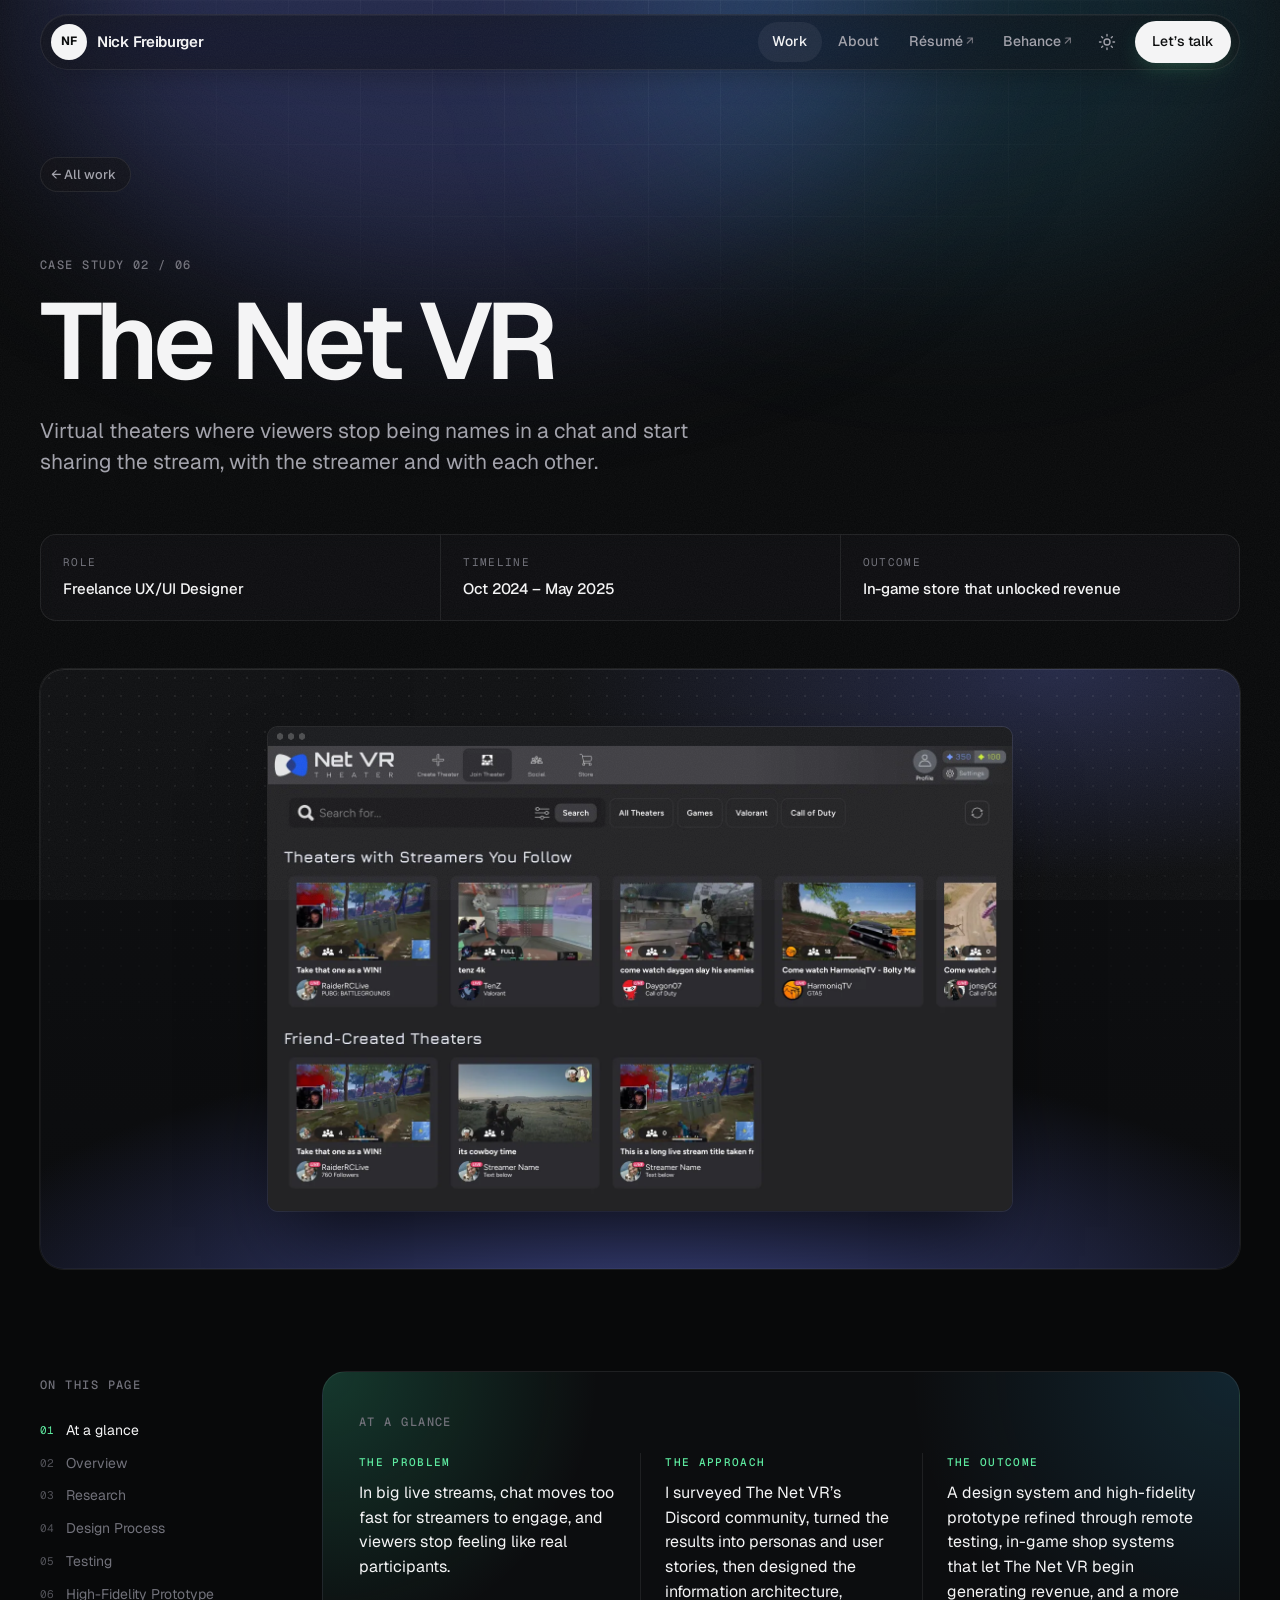
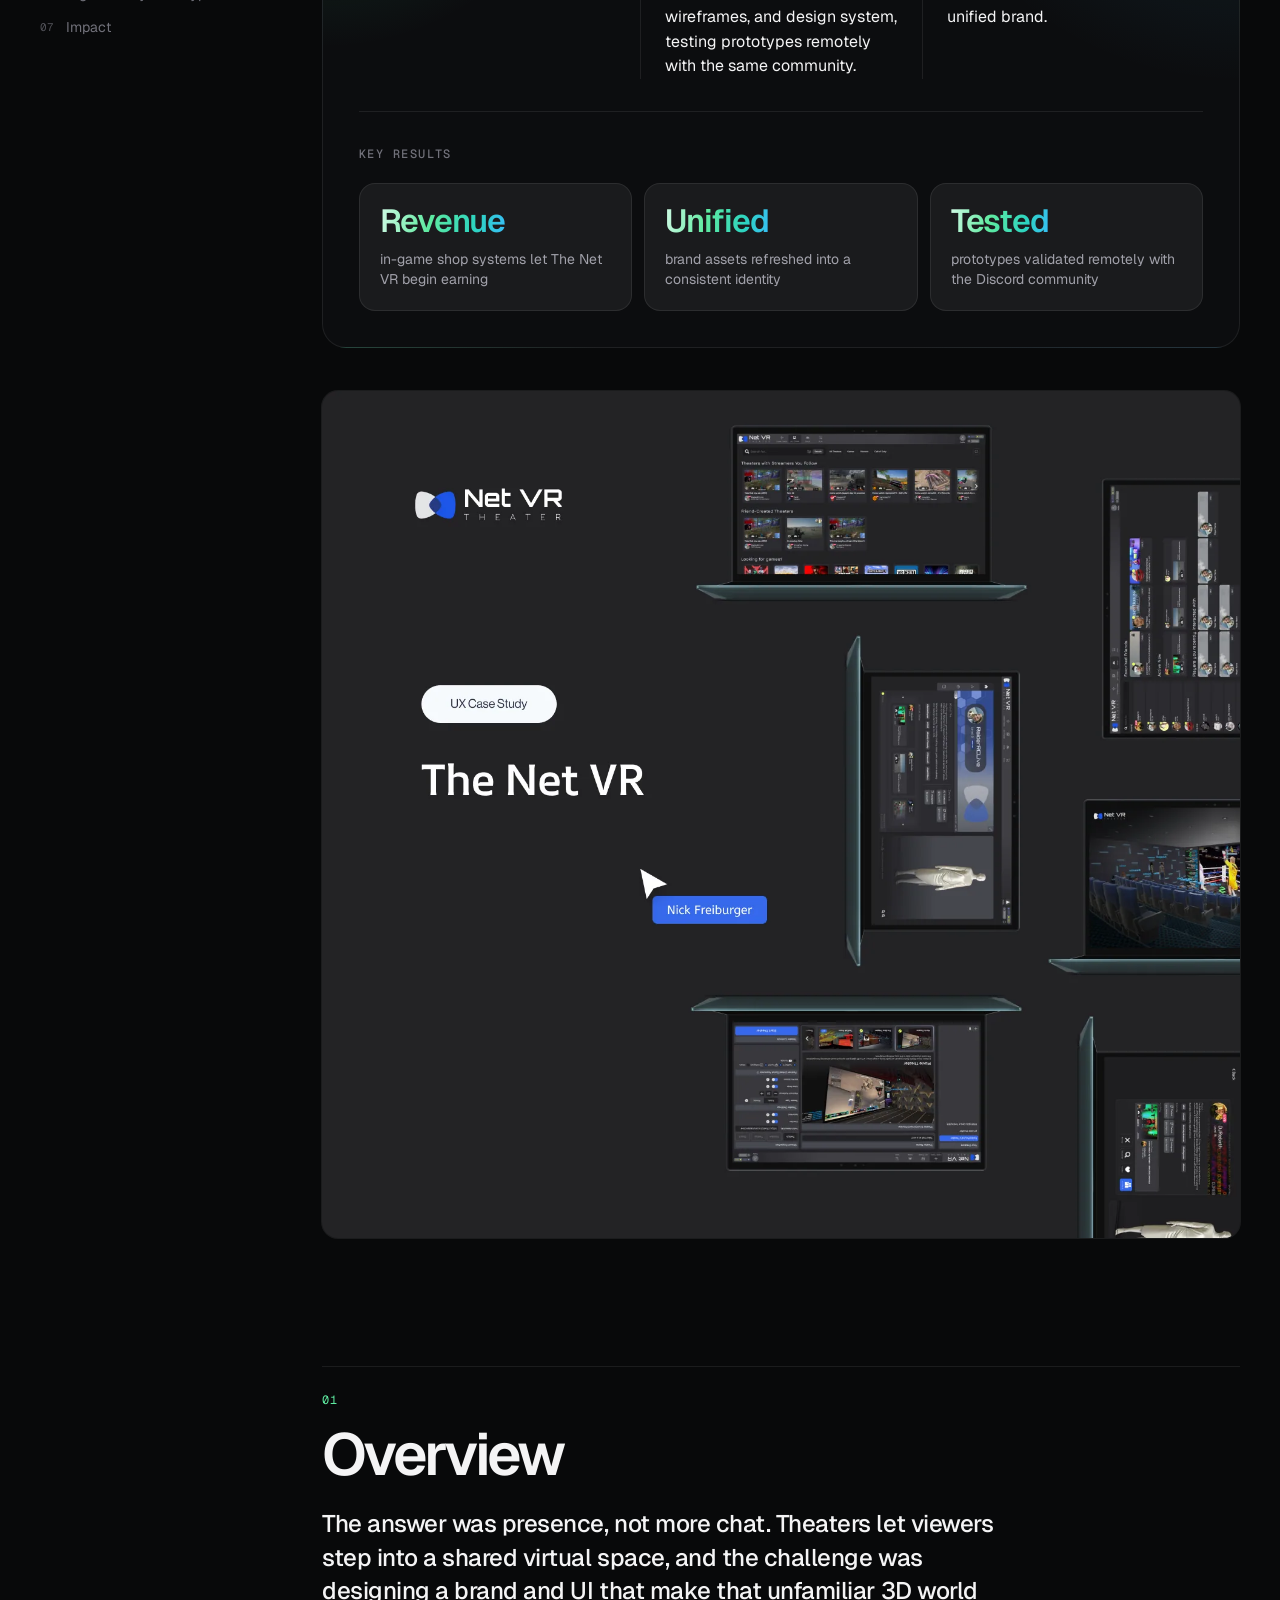
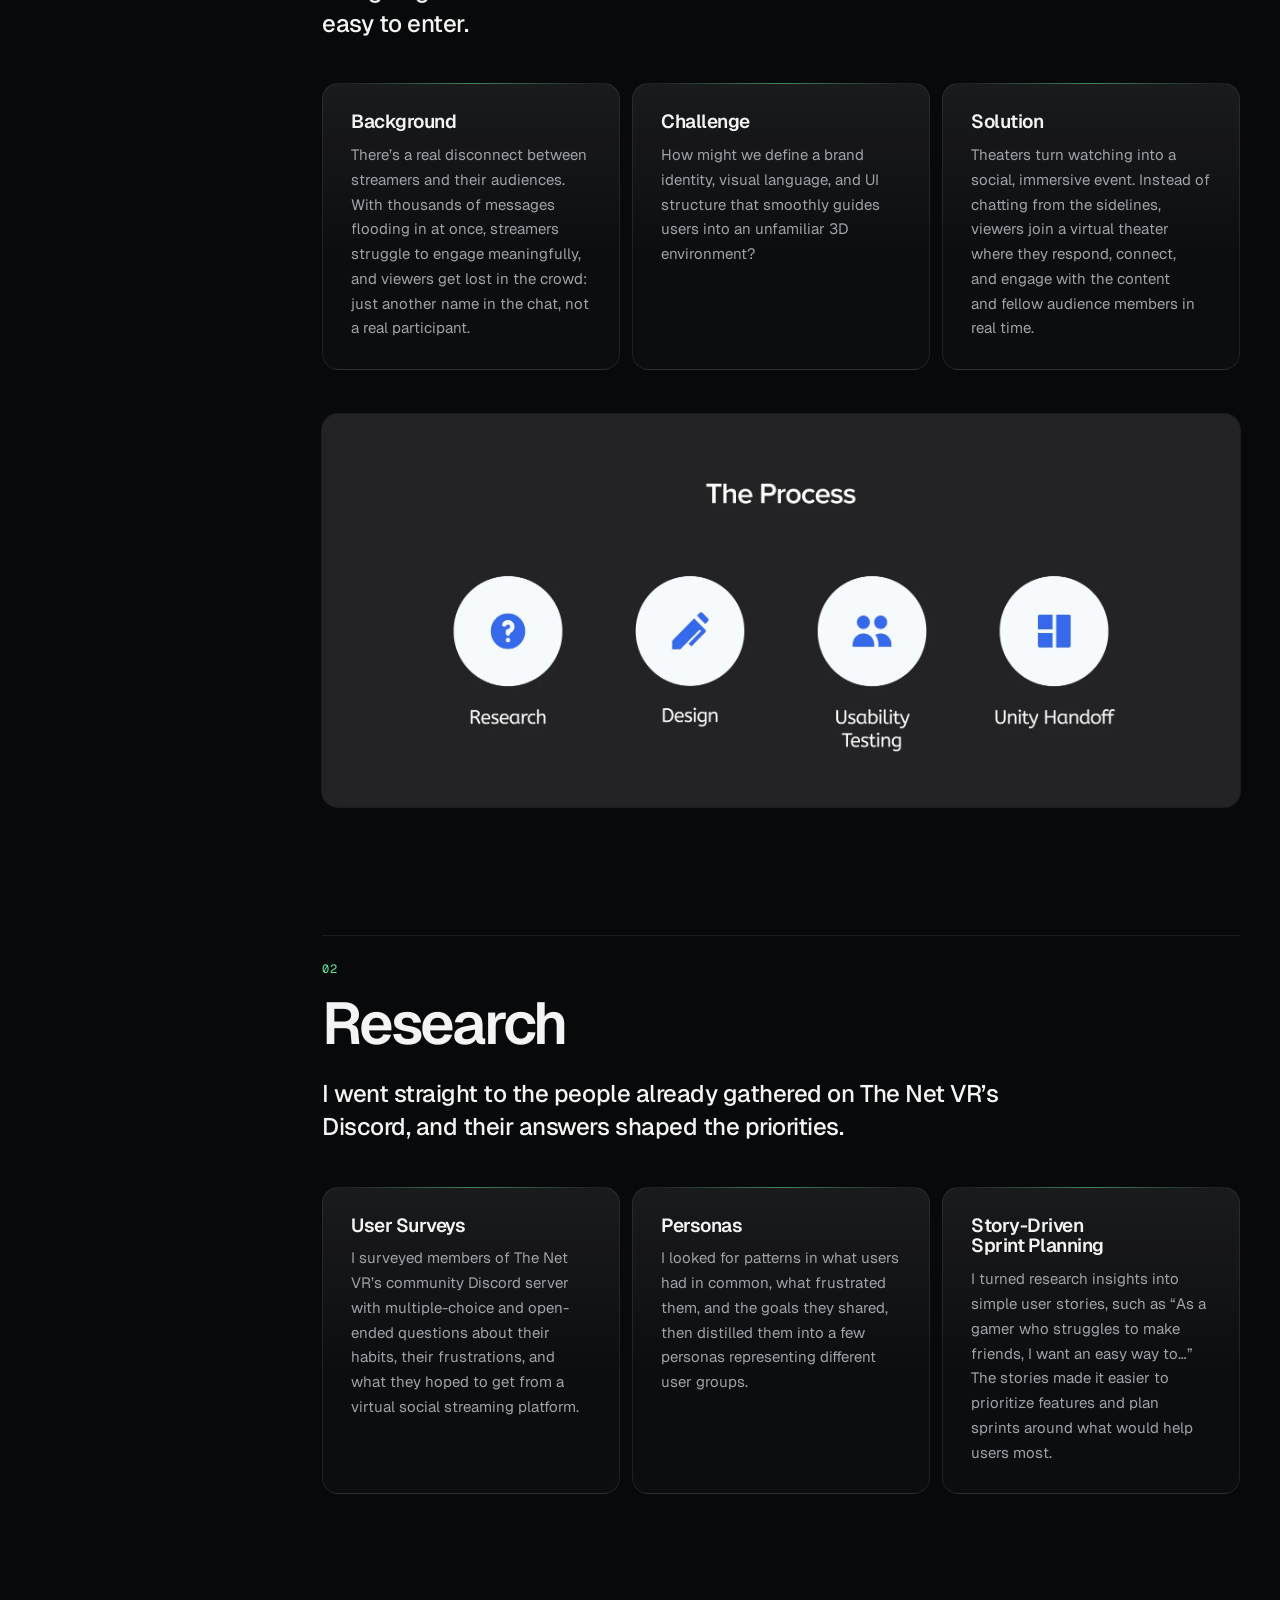
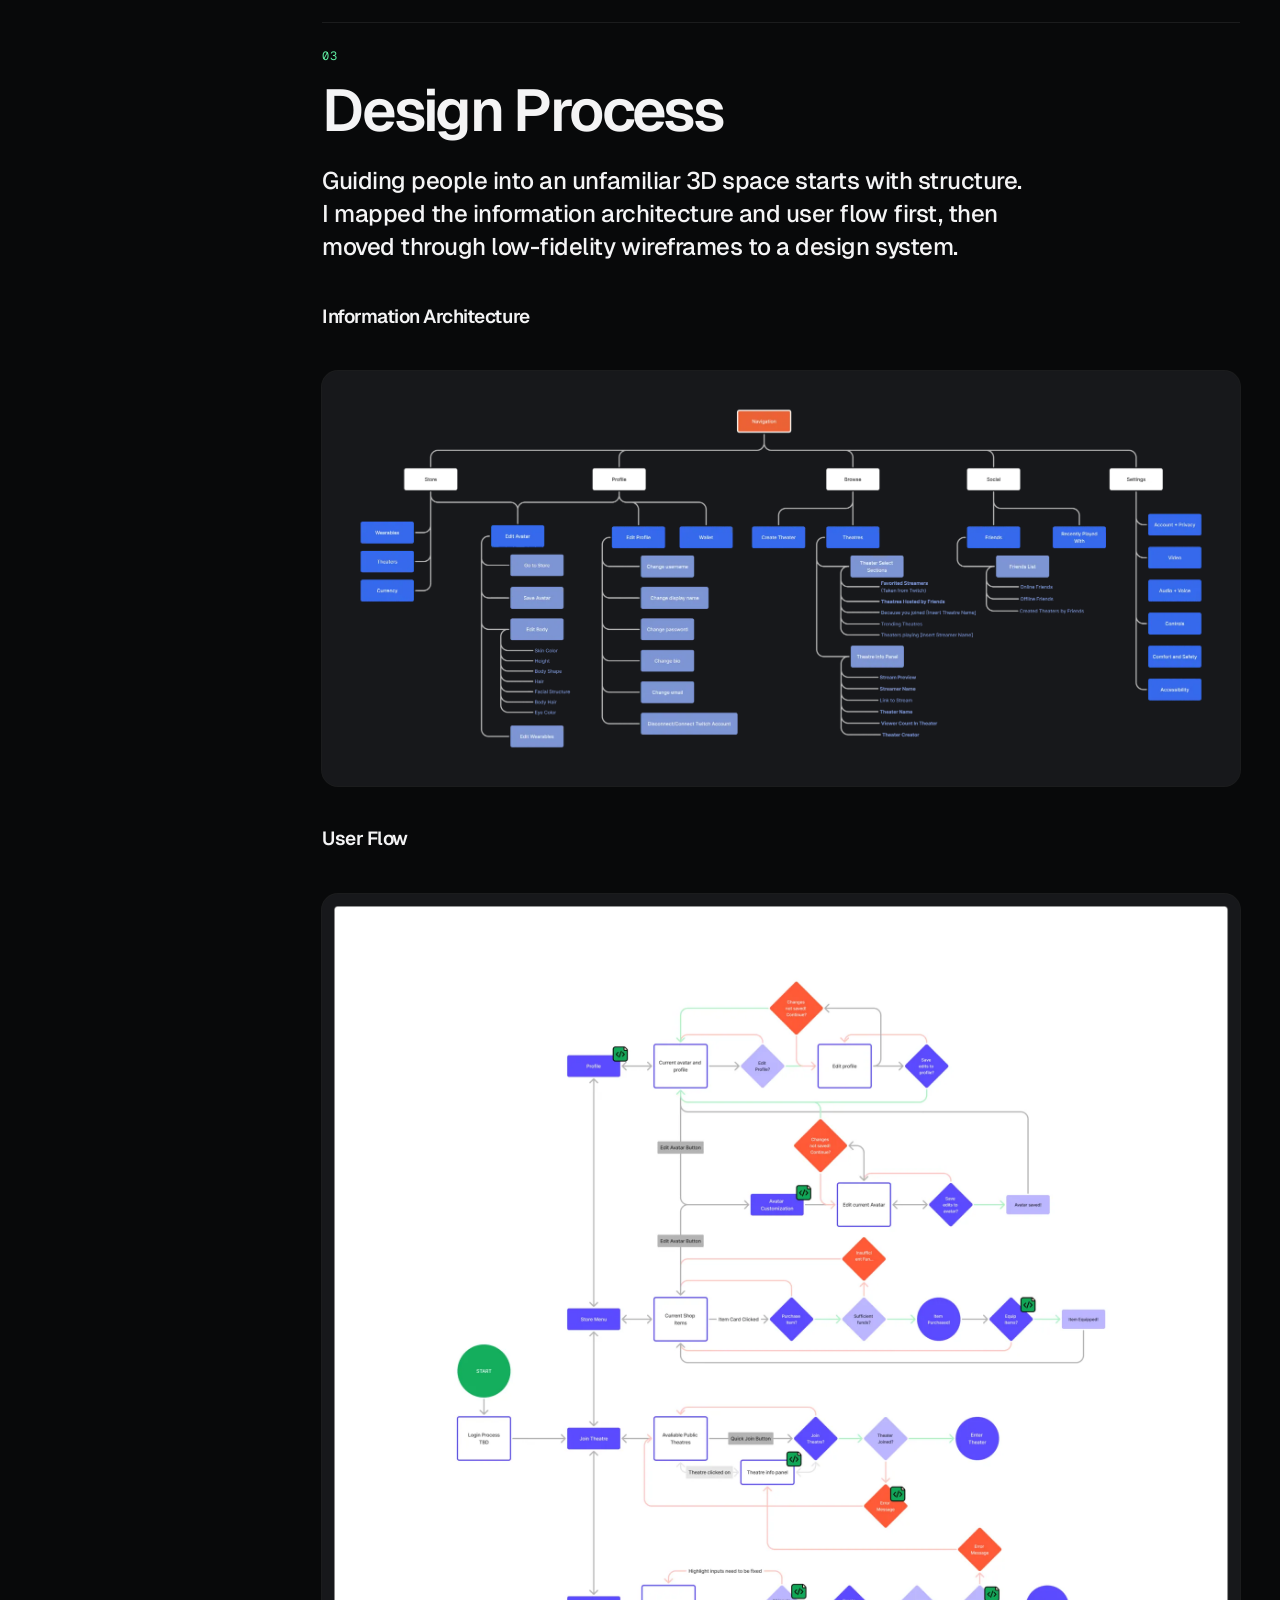
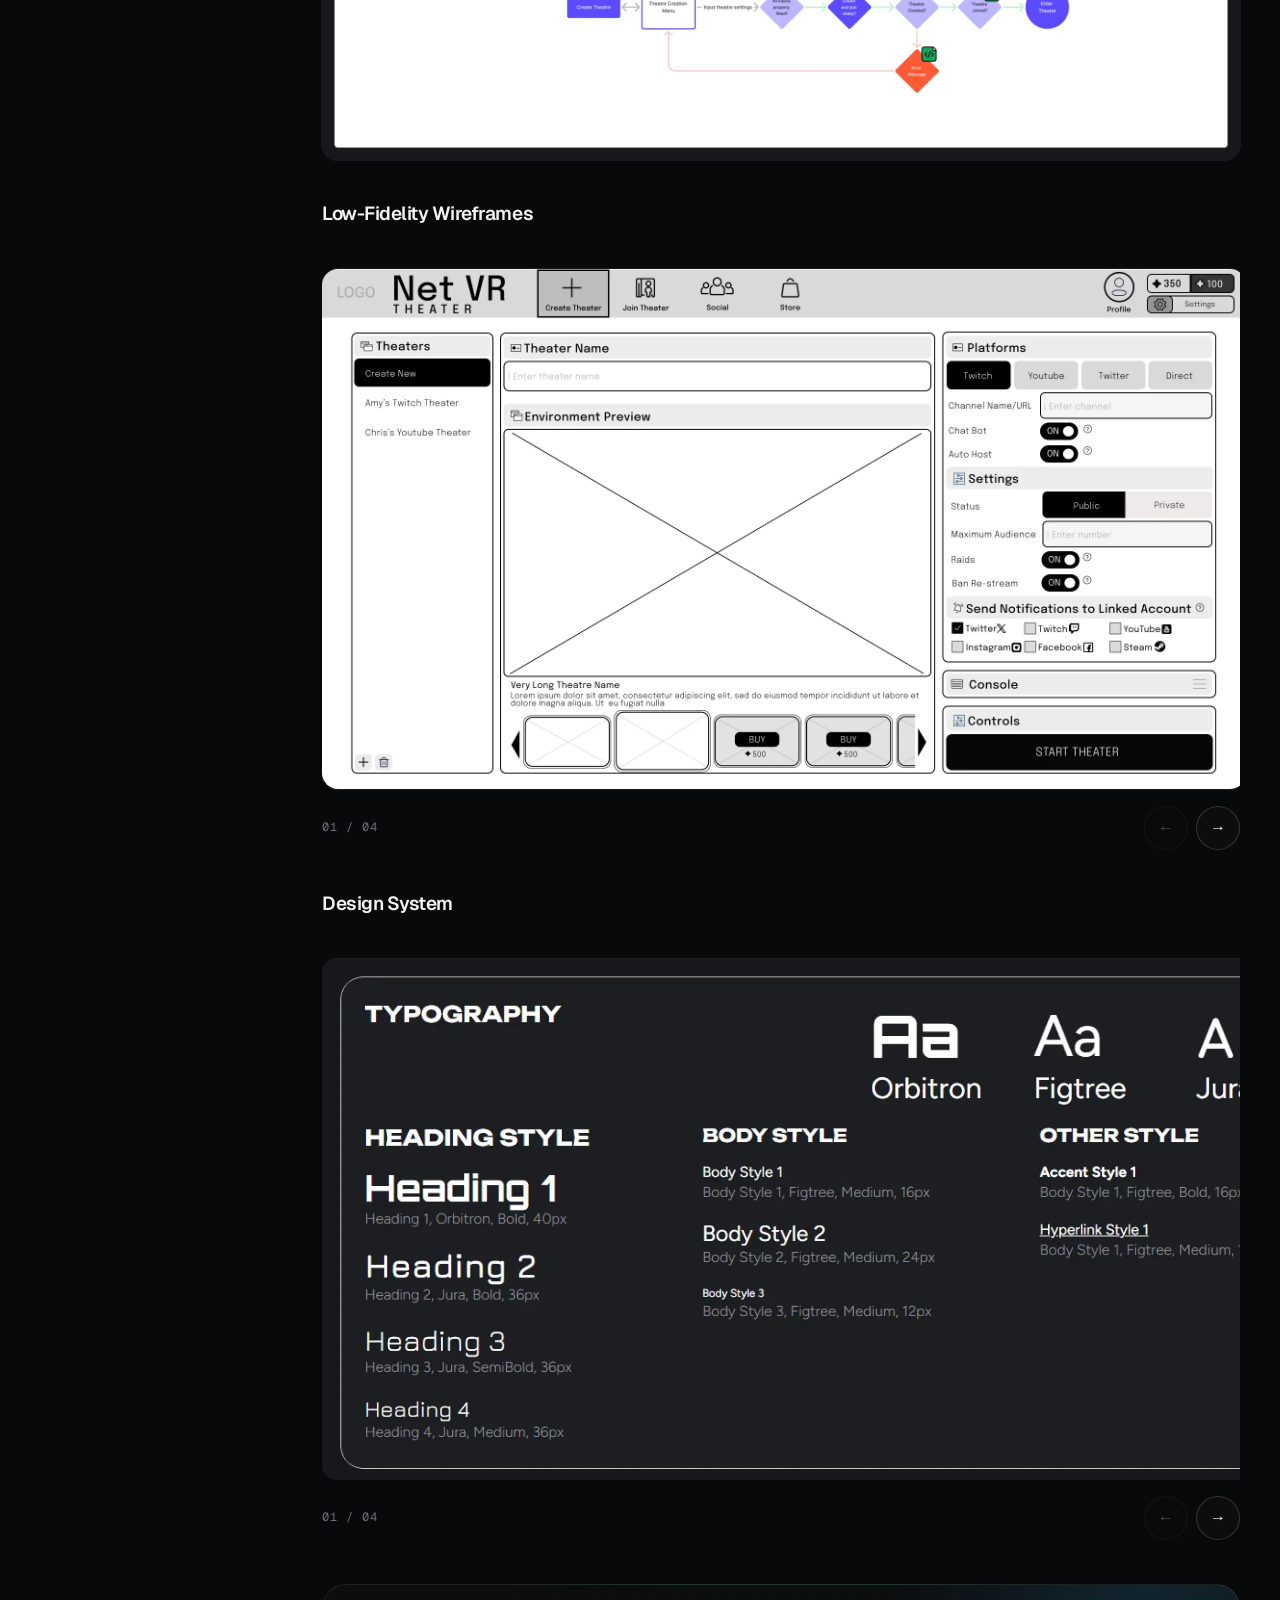
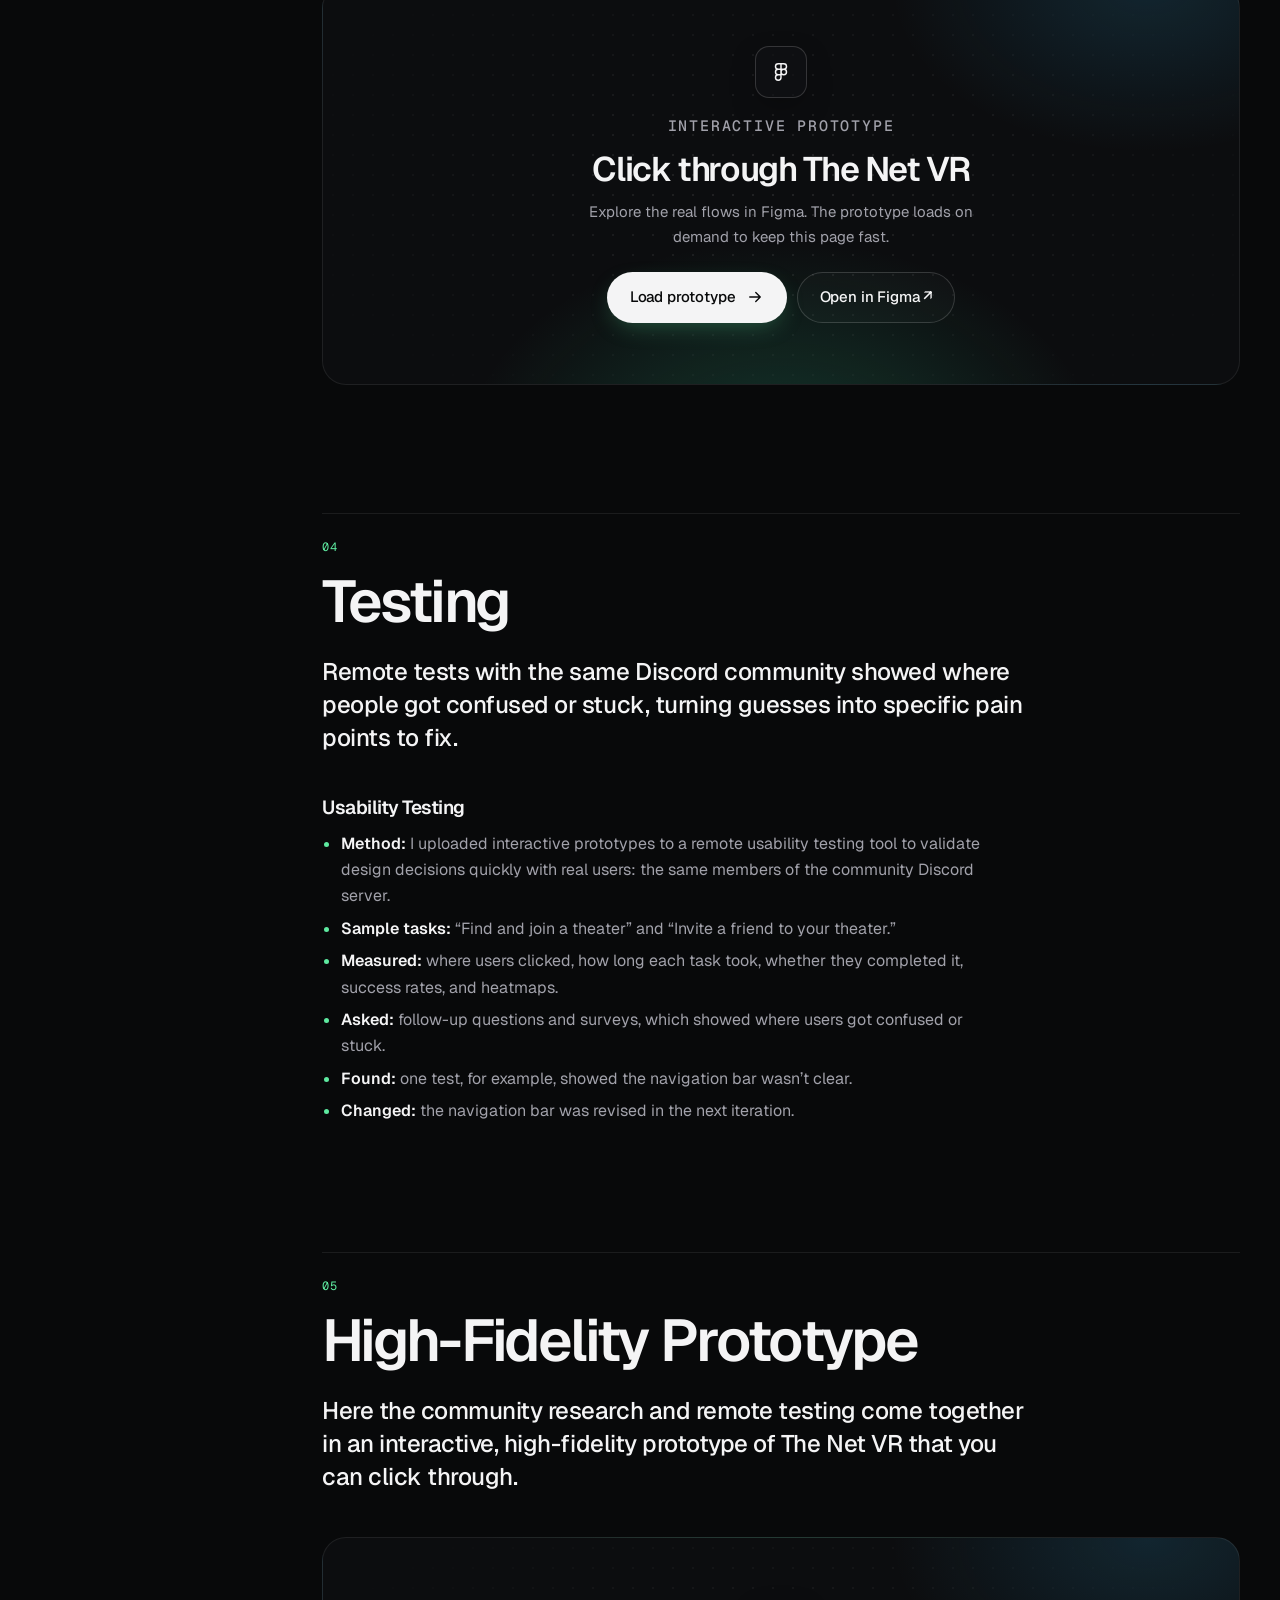
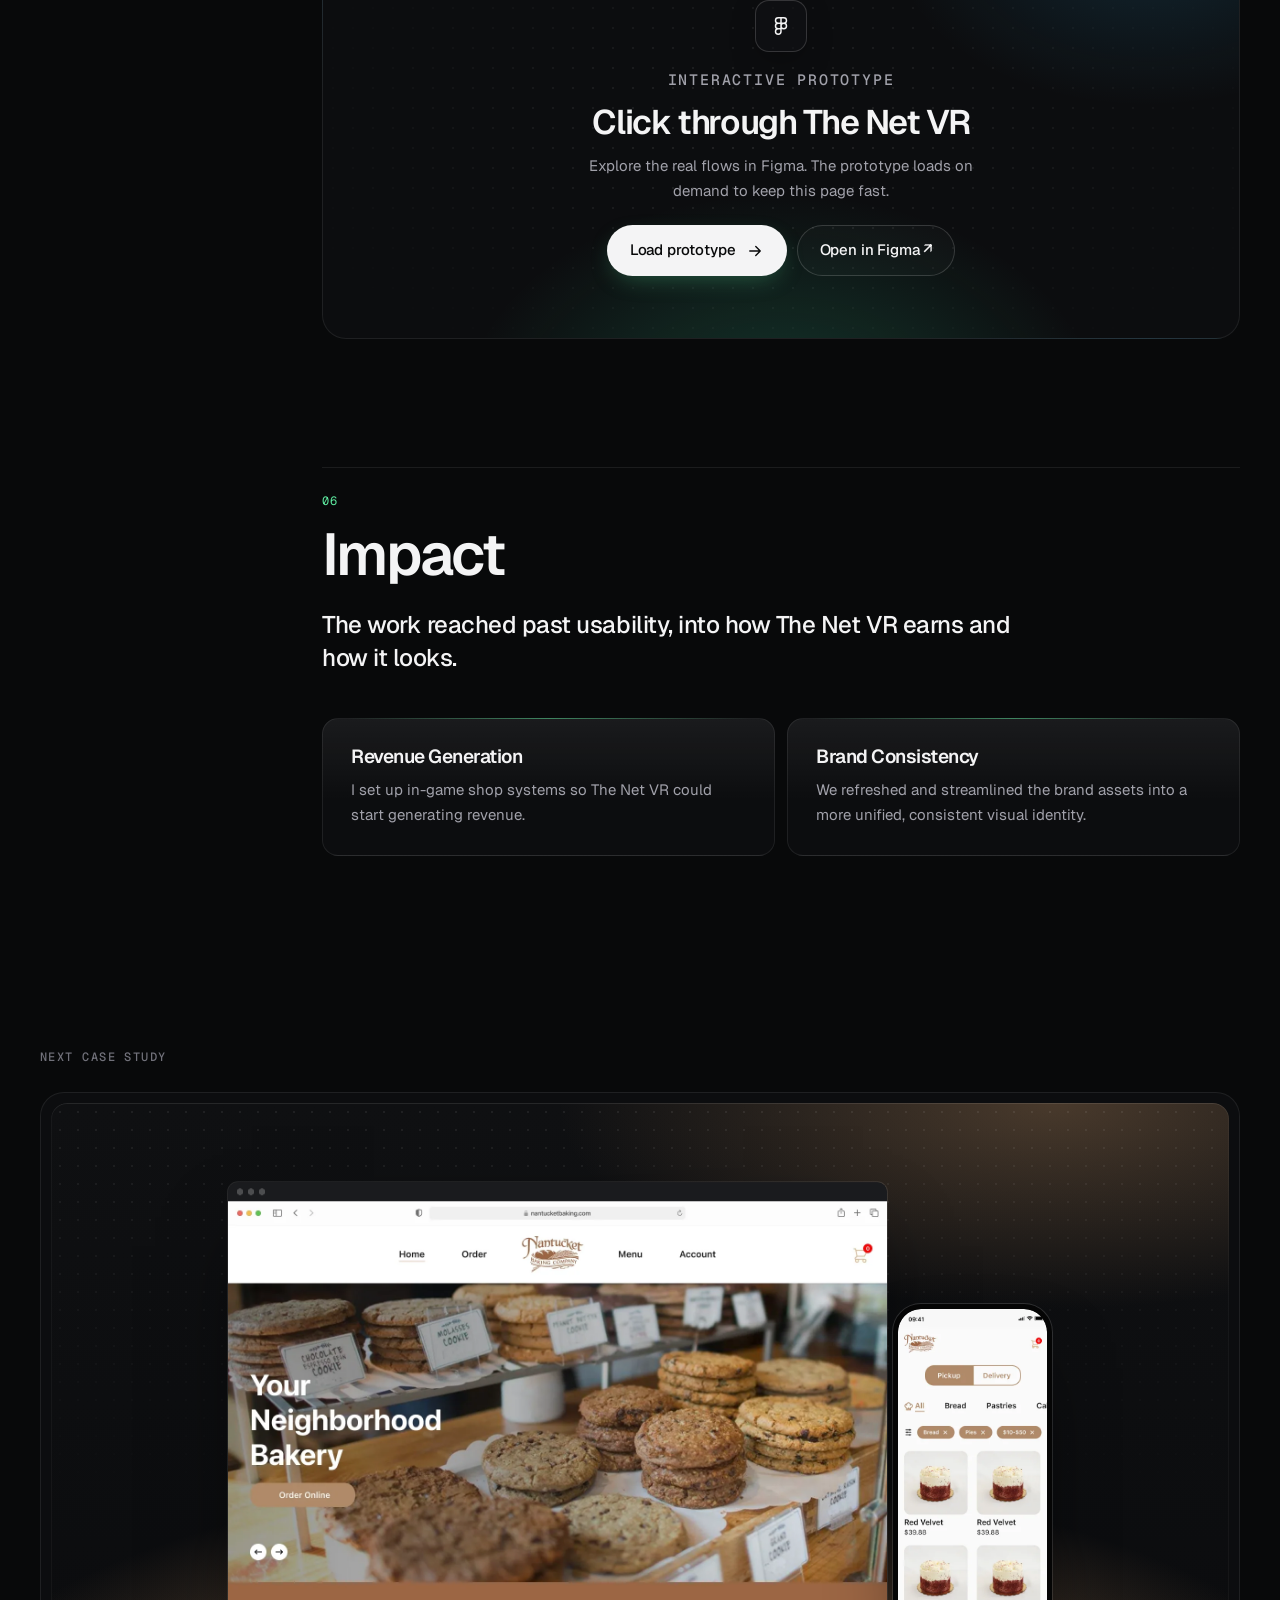
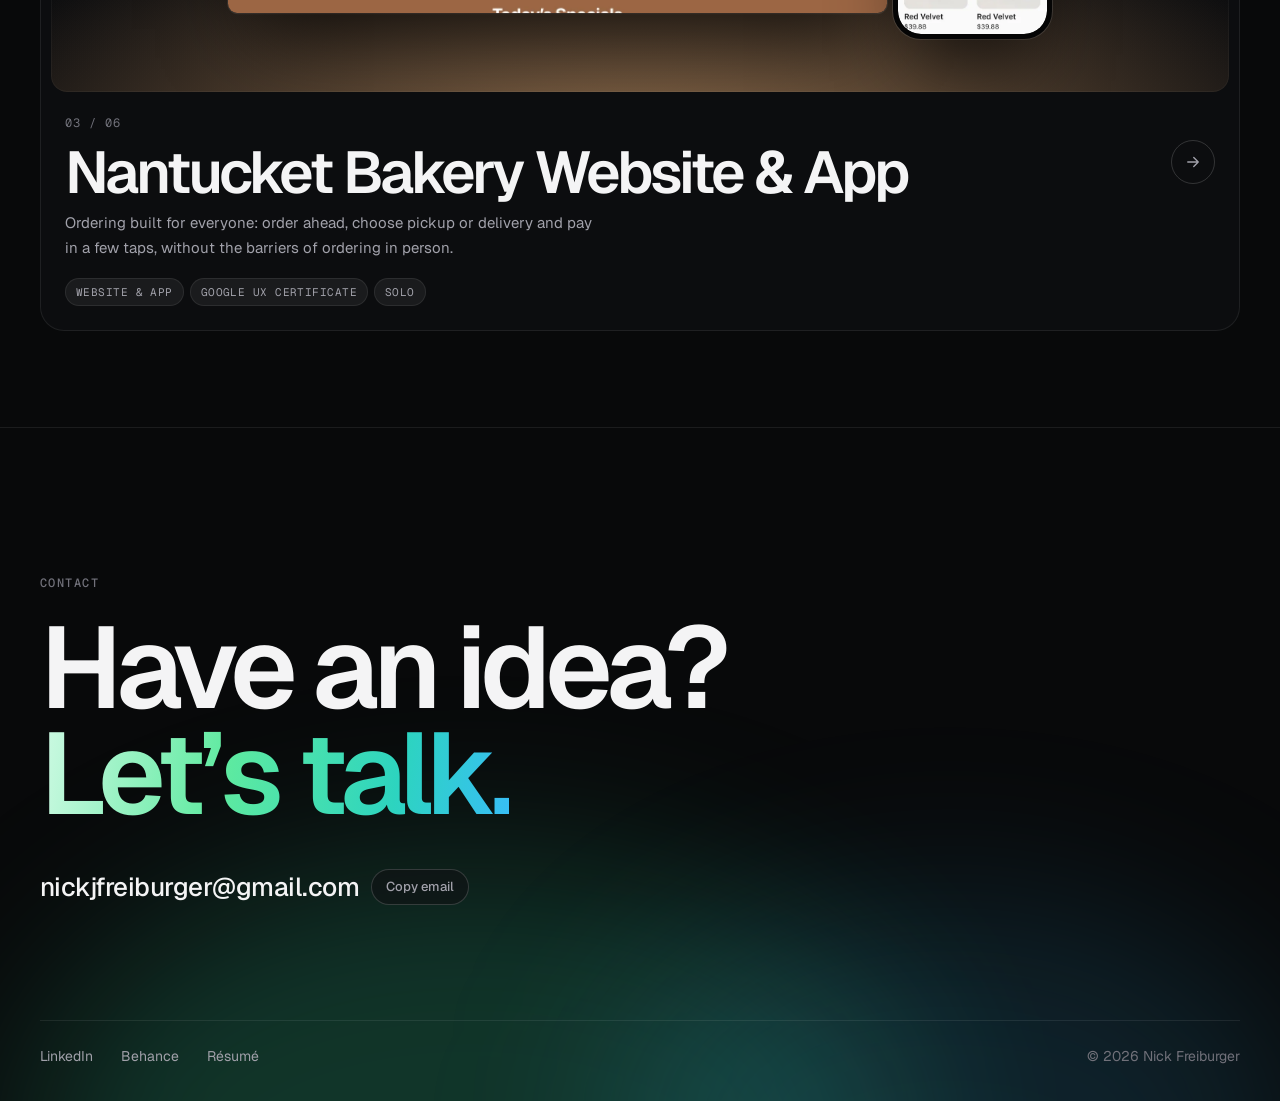
<file: work/the-net-vr/index.html>
<!doctype html>
<html lang="en" data-theme="dark">
<head>
<meta charset="utf-8">
<meta name="viewport" content="width=device-width, initial-scale=1">
<title>The Net VR — Case Study by Nick Freiburger</title>
<meta name="description" content="The Net VR: Virtual theaters where viewers stop being names in a chat and start sharing the stream, with the streamer and with each other.">
<meta name="author" content="Nick Freiburger">
<meta property="og:type" content="website">
<meta property="og:title" content="The Net VR — Case Study by Nick Freiburger">
<meta property="og:description" content="The Net VR: Virtual theaters where viewers stop being names in a chat and start sharing the stream, with the streamer and with each other.">
<meta property="og:image" content="https://nickfreiburger.com/assets/og-image.jpg">
<meta property="og:image:width" content="1200">
<meta property="og:image:height" content="630">
<meta name="twitter:card" content="summary_large_image">
<meta name="theme-color" content="#08090a">
<script>try{var t=localStorage.getItem("theme");if(t)document.documentElement.dataset.theme=t}catch(e){}</script>
<link rel="icon" href="../../assets/favicon.svg" type="image/svg+xml">
<link rel="preconnect" href="https://fonts.googleapis.com">
<link rel="preconnect" href="https://fonts.gstatic.com" crossorigin>
<link rel="stylesheet" href="https://fonts.googleapis.com/css2?family=Geist:wght@300..700&family=Geist+Mono:wght@400;500&display=swap">
<link rel="stylesheet" href="../../assets/css/style.css?v=bedc2fe3">
</head>
<body>
<a class="skip-link" href="#main">Skip to content</a>
<header class="site-header">
  <div class="wrap">
    <div class="nav-shell">
      <a class="wordmark" href="../../" aria-label="Nick Freiburger — home"><span class="wordmark-mark" aria-hidden="true">NF</span><span class="wordmark-name">Nick Freiburger</span></a>
      <nav class="nav" aria-label="Main">
        <a href="../../#work" aria-current="page">Work</a>
        <a href="../../about/">About</a>
        <a class="ext hide-sm" href="../../assets/Nicholas_Freiburger_Resume.pdf" target="_blank" rel="noopener">Résumé</a>
        <a class="ext hide-sm" href="https://www.behance.net/nickfreiburger" target="_blank" rel="noopener">Behance</a>
        <button class="theme-toggle" type="button" aria-label="Switch color theme"><svg class="icon-moon" viewBox="0 0 24 24" fill="none" stroke="currentColor" stroke-width="1.8" stroke-linecap="round" stroke-linejoin="round" aria-hidden="true"><path d="M20.5 14.5A8.5 8.5 0 0 1 9.5 3.5a8.5 8.5 0 1 0 11 11z"/></svg><svg class="icon-sun" viewBox="0 0 24 24" fill="none" stroke="currentColor" stroke-width="1.8" stroke-linecap="round" aria-hidden="true"><circle cx="12" cy="12" r="4"/><path d="M12 2v2M12 20v2M4.9 4.9l1.4 1.4M17.7 17.7l1.4 1.4M2 12h2M20 12h2M4.9 19.1l1.4-1.4M17.7 6.3l1.4-1.4"/></svg></button>
        <a class="btn btn-primary btn-sm" href="#contact">Let’s talk</a>
      </nav>
    </div>
  </div>
</header>
<main id="main">

<div class="progress" aria-hidden="true"></div>
<article>
  <div class="page-head">
    <div class="aurora is-tinted" aria-hidden="true" style="--tint: #4b56a8"><div class="grid-lines"></div></div>
    <header class="wrap case-hero">
      <a class="back-link" href="../../#work">← All work</a>
      <p class="eyebrow reveal">Case study 02 / 06</p>
      <h1 class="reveal">The Net VR</h1>
      <p class="lede reveal">Virtual theaters where viewers stop being names in a chat and start sharing the stream, with the streamer and with each other.</p>
      <dl class="facts reveal">
        <div><dt>Role</dt><dd>Freelance UX/UI Designer</dd></div>
        <div><dt>Timeline</dt><dd>Oct 2024 – May 2025</dd></div>
        <div><dt>Outcome</dt><dd>In-game store that unlocked revenue</dd></div>
      </dl>
    </header>
  </div>
  <div class="wrap case-cover reveal"><div class="stage is-wide" data-layout="desktop" style="--stage: #4b56a8" role="img" aria-label="The Net VR interface preview"><div class="stage-inner"><div class="device-browser"><img src="../../assets/img/the-net-vr/9VEmYo7v7NUqKf4u.webp" width="1512" height="982" alt="" loading="eager" decoding="async"></div></div></div></div>
  <div class="wrap case-layout">
    <nav class="toc" aria-label="On this page">
      <p class="eyebrow">On this page</p>
      <ol>
        <li><a href="#at-a-glance">At a glance</a></li>
        <li><a href="#overview">Overview</a></li>
        <li><a href="#research">Research</a></li>
        <li><a href="#design-process">Design Process</a></li>
        <li><a href="#testing">Testing</a></li>
        <li><a href="#high-fidelity-prototype">High-Fidelity Prototype</a></li>
        <li><a href="#impact">Impact</a></li>
      </ol>
    </nav>
    <div class="case-body">
<section class="glance reveal" id="at-a-glance" aria-label="At a glance">
  <p class="eyebrow">At a glance</p>
  <div class="glance-grid"><div class="glance-item"><p class="glance-label">The problem</p><p>In big live streams, chat moves too fast for streamers to engage, and viewers stop feeling like real participants.</p></div><div class="glance-item"><p class="glance-label">The approach</p><p>I surveyed The Net VR’s Discord community, turned the results into personas and user stories, then designed the information architecture, wireframes, and design system, testing prototypes remotely with the same community.</p></div><div class="glance-item"><p class="glance-label">The outcome</p><p>A design system and high-fidelity prototype refined through remote testing, in-game shop systems that let The Net VR begin generating revenue, and a more unified brand.</p></div></div>
  <div class="results">
    <p class="eyebrow">Key results</p>
    <ul class="result-grid"><li class="result"><span class="result-value is-word">Revenue</span><span class="result-label">in-game shop systems let The Net VR begin earning</span></li><li class="result"><span class="result-value is-word">Unified</span><span class="result-label">brand assets refreshed into a consistent identity</span></li><li class="result"><span class="result-value is-word">Tested</span><span class="result-label">prototypes validated remotely with the Discord community</span></li></ul>
  </div>
</section>
<figure class="figure size-medium reveal"><button class="zoom" type="button" aria-label="Enlarge image: The Net VR"><img src="../../assets/img/the-net-vr/HSyiHDZ8TMHE2jKz.webp" width="1514" height="1396" alt="The Net VR" loading="lazy" decoding="async"></button></figure>
<div class="case-section" id="overview"><span class="num">01</span><h2>Overview</h2></div>
<p class="section-intro reveal">The answer was presence, not more chat. Theaters let viewers step into a shared virtual space, and the challenge was designing a brand and UI that make that unfamiliar 3D world easy to enter.</p>
<div class="cols reveal" data-count="3"><div class="col"><h4>Background</h4><p>There’s a real disconnect between streamers and their audiences. With thousands of messages flooding in at once, streamers struggle to engage meaningfully, and viewers get lost in the crowd: just another name in the chat, not a real participant.</p></div><div class="col"><h4>Challenge</h4><p>How might we define a brand identity, visual language, and UI structure that smoothly guides users into an unfamiliar 3D environment?</p></div><div class="col"><h4>Solution</h4><p>Theaters turn watching into a social, immersive event. Instead of chatting from the sidelines, viewers join a virtual theater where they respond, connect, and engage with the content and fellow audience members in real time.</p></div></div>
<figure class="figure size-medium reveal"><button class="zoom" type="button" aria-label="Enlarge image: The Net VR — Overview"><img src="../../assets/img/the-net-vr/vIiBumgBMl2r5TnX.webp" width="2000" height="857" alt="The Net VR — Overview" loading="lazy" decoding="async"></button></figure>
<div class="case-section" id="research"><span class="num">02</span><h2>Research</h2></div>
<p class="section-intro reveal">I went straight to the people already gathered on The Net VR’s Discord, and their answers shaped the priorities.</p>
<div class="cols reveal" data-count="3"><div class="col"><h4>User Surveys</h4><p>I surveyed members of The Net VR’s community Discord server with multiple-choice and open-ended questions about their habits, their frustrations, and what they hoped to get from a virtual social streaming platform.</p></div><div class="col"><h4>Personas</h4><p>I looked for patterns in what users had in common, what frustrated them, and the goals they shared, then distilled them into a few personas representing different user groups.</p></div><div class="col"><h4>Story-Driven Sprint Planning</h4><p>I turned research insights into simple user stories, such as “As a gamer who struggles to make friends, I want an easy way to…” The stories made it easier to prioritize features and plan sprints around what would help users most.</p></div></div>
<div class="case-section" id="design-process"><span class="num">03</span><h2>Design Process</h2></div>
<p class="section-intro reveal">Guiding people into an unfamiliar 3D space starts with structure. I mapped the information architecture and user flow first, then moved through low-fidelity wireframes to a design system.</p>
<div class="prose reveal"><h4>Information Architecture</h4></div>
<figure class="figure size-medium reveal"><button class="zoom" type="button" aria-label="Enlarge image: The Net VR — Information Architecture"><img src="../../assets/img/the-net-vr/Bdg5QH1ZjRAvDDSn.webp" width="2000" height="903" alt="The Net VR — Information Architecture" loading="lazy" decoding="async"></button></figure>
<div class="prose reveal"><h4>User Flow</h4></div>
<figure class="figure size-medium reveal"><button class="zoom" type="button" aria-label="Enlarge image: The Net VR — User Flow"><img src="../../assets/img/the-net-vr/4BnDpbzdslWzyt5I.webp" width="2000" height="1888" alt="The Net VR — User Flow" loading="lazy" decoding="async"></button></figure>
<div class="prose reveal"><h4>Low-Fidelity Wireframes</h4></div>
<div class="gallery reveal" role="region" aria-label="The Net VR — Low-Fidelity Wireframes gallery">
  <div class="gallery-track"><div class="gallery-item"><button class="zoom" type="button" aria-label="Enlarge image: The Net VR — Low-Fidelity Wireframes (1 of 4)"><img src="../../assets/img/the-net-vr/y5gHDG4xNzGksVXa.webp" width="1920" height="1080" alt="The Net VR — Low-Fidelity Wireframes (1 of 4)" loading="lazy" decoding="async"></button></div><div class="gallery-item"><button class="zoom" type="button" aria-label="Enlarge image: The Net VR — Low-Fidelity Wireframes (2 of 4)"><img src="../../assets/img/the-net-vr/PrWTzGoK1Ya5f0KM.webp" width="1920" height="1080" alt="The Net VR — Low-Fidelity Wireframes (2 of 4)" loading="lazy" decoding="async"></button></div><div class="gallery-item"><button class="zoom" type="button" aria-label="Enlarge image: The Net VR — Low-Fidelity Wireframes (3 of 4)"><img src="../../assets/img/the-net-vr/YpWiYrZYnrUjvwB7.webp" width="1920" height="1080" alt="The Net VR — Low-Fidelity Wireframes (3 of 4)" loading="lazy" decoding="async"></button></div><div class="gallery-item"><button class="zoom" type="button" aria-label="Enlarge image: The Net VR — Low-Fidelity Wireframes (4 of 4)"><img src="../../assets/img/the-net-vr/8gDEbA7cYcofds2h.webp" width="1920" height="1080" alt="The Net VR — Low-Fidelity Wireframes (4 of 4)" loading="lazy" decoding="async"></button></div></div>
  <div class="gallery-controls"><span class="gallery-count">01 / 04</span><div class="gallery-buttons"><button class="icon-btn" type="button" data-dir="prev" aria-label="Previous image">←</button><button class="icon-btn" type="button" data-dir="next" aria-label="Next image">→</button></div></div>
</div>
<div class="prose reveal"><h4>Design System</h4></div>
<div class="gallery reveal" role="region" aria-label="The Net VR — Design System gallery">
  <div class="gallery-track"><div class="gallery-item"><button class="zoom" type="button" aria-label="Enlarge image: The Net VR — Design System (1 of 4)"><img src="../../assets/img/the-net-vr/2L12x1EBOJeHqz05.webp" width="1172" height="568" alt="The Net VR — Design System (1 of 4)" loading="lazy" decoding="async"></button></div><div class="gallery-item"><button class="zoom" type="button" aria-label="Enlarge image: The Net VR — Design System (2 of 4)"><img src="../../assets/img/the-net-vr/U640H8g8f7yFVLpO.webp" width="1169" height="689" alt="The Net VR — Design System (2 of 4)" loading="lazy" decoding="async"></button></div><div class="gallery-item"><button class="zoom" type="button" aria-label="Enlarge image: The Net VR — Design System (3 of 4)"><img src="../../assets/img/the-net-vr/HEv9Da25Yntk9A6I.webp" width="1161" height="570" alt="The Net VR — Design System (3 of 4)" loading="lazy" decoding="async"></button></div><div class="gallery-item"><button class="zoom" type="button" aria-label="Enlarge image: The Net VR — Design System (4 of 4)"><img src="../../assets/img/the-net-vr/BlLANL97oK4ftRPc.webp" width="1063" height="1006" alt="The Net VR — Design System (4 of 4)" loading="lazy" decoding="async"></button></div></div>
  <div class="gallery-controls"><span class="gallery-count">01 / 04</span><div class="gallery-buttons"><button class="icon-btn" type="button" data-dir="prev" aria-label="Previous image">←</button><button class="icon-btn" type="button" data-dir="next" aria-label="Next image">→</button></div></div>
</div>
<div class="proto reveal" style="--ar: 800 / 700" data-src="https://embed.figma.com/design/Ijxger0Qi4EazchSToka6y/The-Net-VR?node-id=1-1942&amp;embed-host=share&amp;hide-ui=1" data-title="The Net VR — interactive Figma prototype">
  <div class="proto-placeholder">
    <span class="proto-icon" aria-hidden="true"><svg viewBox="0 0 24 24" fill="none" stroke="currentColor" stroke-width="1.6" stroke-linejoin="round"><path d="M9 3h3v6H9a3 3 0 0 1 0-6zM12 3h3a3 3 0 0 1 0 6h-3zM9 9h3v6H9a3 3 0 0 1 0-6zM15 9a3 3 0 1 1 0 6 3 3 0 0 1 0-6zM9 15h3v3a3 3 0 1 1-3-3z"/></svg></span>
    <p class="eyebrow">Interactive prototype</p>
    <p class="proto-title">Click through The Net VR</p>
    <p>Explore the real flows in Figma. The prototype loads on demand to keep this page fast.</p>
    <div class="proto-actions">
      <button class="btn btn-primary" type="button" data-load>Load prototype <span class="arrow"><svg width="18" height="18" viewBox="0 0 24 24" fill="none" stroke="currentColor" stroke-width="1.8" stroke-linecap="round" stroke-linejoin="round" aria-hidden="true"><path d="M5 12h14M13 6l6 6-6 6"/></svg></span></button>
      <a class="btn" href="https://www.figma.com/design/Ijxger0Qi4EazchSToka6y/The-Net-VR?node-id=1-1942" target="_blank" rel="noopener">Open in Figma ↗</a>
    </div>
  </div>
</div>
<div class="case-section" id="testing"><span class="num">04</span><h2>Testing</h2></div>
<p class="section-intro reveal">Remote tests with the same Discord community showed where people got confused or stuck, turning guesses into specific pain points to fix.</p>
<div class="prose reveal"><h4>Usability Testing</h4><ul><li><strong>Method:</strong> I uploaded interactive prototypes to a remote usability testing tool to validate design decisions quickly with real users: the same members of the community Discord server.</li><li><strong>Sample tasks:</strong> “Find and join a theater” and “Invite a friend to your theater.”</li><li><strong>Measured:</strong> where users clicked, how long each task took, whether they completed it, success rates, and heatmaps.</li><li><strong>Asked:</strong> follow-up questions and surveys, which showed where users got confused or stuck.</li><li><strong>Found:</strong> one test, for example, showed the navigation bar wasn’t clear.</li><li><strong>Changed:</strong> the navigation bar was revised in the next iteration.</li></ul></div>
<div class="case-section" id="high-fidelity-prototype"><span class="num">05</span><h2>High-Fidelity Prototype</h2></div>
<p class="section-intro reveal">Here the community research and remote testing come together in an interactive, high-fidelity prototype of The Net VR that you can click through.</p>
<div class="proto reveal" style="--ar: 800 / 700" data-src="https://embed.figma.com/proto/Ijxger0Qi4EazchSToka6y/The-Net-VR?page-id=1%3A17773&amp;node-id=1-23476&amp;viewport=1307%2C583%2C0.04&amp;scaling=scale-down&amp;content-scaling=fixed&amp;starting-point-node-id=1%3A22763&amp;show-proto-sidebar=1&amp;embed-host=share" data-title="The Net VR — interactive Figma prototype">
  <div class="proto-placeholder">
    <span class="proto-icon" aria-hidden="true"><svg viewBox="0 0 24 24" fill="none" stroke="currentColor" stroke-width="1.6" stroke-linejoin="round"><path d="M9 3h3v6H9a3 3 0 0 1 0-6zM12 3h3a3 3 0 0 1 0 6h-3zM9 9h3v6H9a3 3 0 0 1 0-6zM15 9a3 3 0 1 1 0 6 3 3 0 0 1 0-6zM9 15h3v3a3 3 0 1 1-3-3z"/></svg></span>
    <p class="eyebrow">Interactive prototype</p>
    <p class="proto-title">Click through The Net VR</p>
    <p>Explore the real flows in Figma. The prototype loads on demand to keep this page fast.</p>
    <div class="proto-actions">
      <button class="btn btn-primary" type="button" data-load>Load prototype <span class="arrow"><svg width="18" height="18" viewBox="0 0 24 24" fill="none" stroke="currentColor" stroke-width="1.8" stroke-linecap="round" stroke-linejoin="round" aria-hidden="true"><path d="M5 12h14M13 6l6 6-6 6"/></svg></span></button>
      <a class="btn" href="https://www.figma.com/proto/Ijxger0Qi4EazchSToka6y/The-Net-VR?page-id=1%3A17773&amp;node-id=1-23476&amp;viewport=1307%2C583%2C0.04&amp;scaling=scale-down&amp;content-scaling=fixed&amp;starting-point-node-id=1%3A22763&amp;show-proto-sidebar=1" target="_blank" rel="noopener">Open in Figma ↗</a>
    </div>
  </div>
</div>
<div class="case-section" id="impact"><span class="num">06</span><h2>Impact</h2></div>
<p class="section-intro reveal">The work reached past usability, into how The Net VR earns and how it looks.</p>
<div class="cols reveal" data-count="2"><div class="col"><h4>Revenue Generation</h4><p>I set up in-game shop systems so The Net VR could start generating revenue.</p></div><div class="col"><h4>Brand Consistency</h4><p>We refreshed and streamlined the brand assets into a more unified, consistent visual identity.</p></div></div>
    </div>
  </div>
  <nav class="wrap next" aria-label="Next case study">
    <p class="eyebrow">Next case study</p>
    <a class="card reveal is-wide" href="../../work/nantucket-bakery/">
        <div class="stage is-wide" data-layout="desktop-phone" style="--stage: #b4875c" role="img" aria-label="Nantucket Bakery Website &amp; App interface preview"><div class="stage-inner"><div class="device-browser"><img src="../../assets/img/nantucket-bakery/HpdUzO7AN1hTgwpL.webp" width="1440" height="900" alt="" loading="lazy" decoding="async"></div><div class="device-phone"><img src="../../assets/img/nantucket-bakery/3IlUud0ry1FYsAUV.webp" width="390" height="844" alt="" loading="lazy" decoding="async"></div></div></div>
        <div class="card-meta">
          <span class="card-num">03 / 06</span>
          <h2 class="card-title">Nantucket Bakery Website &amp; App</h2>
          <span class="card-arrow" aria-hidden="true"><svg width="18" height="18" viewBox="0 0 24 24" fill="none" stroke="currentColor" stroke-width="1.8" stroke-linecap="round" stroke-linejoin="round" aria-hidden="true"><path d="M5 12h14M13 6l6 6-6 6"/></svg></span>
          <p class="card-summary">Ordering built for everyone: order ahead, choose pickup or delivery and pay in a few taps, without the barriers of ordering in person.</p>
          <div class="card-tags"><ul class="tags"><li>Website &amp; app</li><li>Google UX Certificate</li><li>Solo</li></ul></div>
        </div>
      </a>
  </nav>
</article>
</main>
<footer class="site-footer" id="contact">
  <div class="aurora" aria-hidden="true"></div>
  <div class="wrap">
    <p class="eyebrow">Contact</p>
    <h2 class="footer-cta">Have an idea?<br><span class="grad">Let’s talk.</span></h2>
    <div class="footer-email">
      <a href="mailto:nickjfreiburger@gmail.com">nickjfreiburger@gmail.com</a>
      <button class="copy-btn" type="button" data-copy="nickjfreiburger@gmail.com"><span>Copy email</span></button>
    </div>
    <div class="footer-bottom">
      <ul class="footer-links">
        <li><a href="https://www.linkedin.com/in/nick-freiburger-5a26371a7/" target="_blank" rel="noopener">LinkedIn</a></li>
        <li><a href="https://www.behance.net/nickfreiburger" target="_blank" rel="noopener">Behance</a></li>
        <li><a href="../../assets/Nicholas_Freiburger_Resume.pdf" target="_blank" rel="noopener">Résumé</a></li>
      </ul>
      <p>© 2026 Nick Freiburger</p>
    </div>
  </div>
</footer>
<dialog class="lightbox" aria-label="Image preview">
  <div class="lightbox-inner"><img alt=""></div>
  <button class="lightbox-close" type="button" aria-label="Close preview">×</button>
</dialog>
<script src="../../assets/js/main.js?v=c9b96a4b" defer></script>
</body>
</html>
</file>
<file: assets/css/style.css>
/* ==========================================================================
   Nick Freiburger — Portfolio
   Dark-first design system. Light theme via [data-theme="light"].
   ========================================================================== */

:root {
  --bg: #08090a;
  --bg-raised: #0c0d0f;
  --surface: #111214;
  --surface-2: #17181b;
  --border: rgb(255 255 255 / 0.08);
  --border-strong: rgb(255 255 255 / 0.16);
  --ink: #f4f4f5;
  --ink-2: #a1a1aa;
  --ink-3: #71717a;
  --accent: #5eeaa0;
  --accent-ink: #04130b;
  --accent-grad: linear-gradient(100deg, #d1fae5 0%, #5eeaa0 40%, #2dd4bf 75%, #38bdf8 100%);
  --glow-1: rgb(52 211 153 / 0.22);
  --glow-2: rgb(56 189 248 / 0.14);
  --glass: rgb(17 18 20 / 0.6);
  --spot: rgb(255 255 255 / 0.06);
  --noise-opacity: 0.045;
  --shadow-lg: 0 40px 80px -24px rgb(0 0 0 / 0.7);

  --font-sans: "Geist", ui-sans-serif, system-ui, -apple-system, "Segoe UI", sans-serif;
  --font-mono: "Geist Mono", ui-monospace, "SF Mono", Menlo, Consolas, monospace;

  --gutter: clamp(16px, 4vw, 40px);
  --max: 1200px;
  --prose: 660px;
  --r-lg: 24px;
  --r-md: 16px;
  --r-sm: 10px;
  --header-h: 80px;
  --ease: cubic-bezier(0.22, 1, 0.36, 1);

  color-scheme: dark;
}

:root[data-theme="light"] {
  --bg: #fafafa;
  --bg-raised: #f4f4f5;
  --surface: #ffffff;
  --surface-2: #f4f4f5;
  --border: rgb(9 9 11 / 0.08);
  --border-strong: rgb(9 9 11 / 0.16);
  --ink: #09090b;
  --ink-2: #52525b;
  --ink-3: #71717a;
  --accent: #059669;
  --accent-ink: #ffffff;
  --accent-grad: linear-gradient(100deg, #047857 0%, #059669 40%, #0d9488 75%, #0284c7 100%);
  --glow-1: rgb(16 185 129 / 0.16);
  --glow-2: rgb(14 165 233 / 0.1);
  --glass: rgb(255 255 255 / 0.7);
  --spot: rgb(9 9 11 / 0.04);
  --noise-opacity: 0.03;
  --shadow-lg: 0 40px 80px -32px rgb(9 9 11 / 0.28);
  color-scheme: light;
}

/* ---------- Base ---------- */

*,
*::before,
*::after {
  box-sizing: border-box;
}

html {
  -webkit-text-size-adjust: 100%;
  scroll-behavior: smooth;
  scroll-padding-top: calc(var(--header-h) + 24px);
}

body {
  position: relative;
  margin: 0;
  min-height: 100vh;
  background: var(--bg);
  color: var(--ink);
  font-family: var(--font-sans);
  font-size: 16px;
  line-height: 1.65;
  -webkit-font-smoothing: antialiased;
  -moz-osx-font-smoothing: grayscale;
  text-rendering: optimizeLegibility;
  overflow-x: hidden;
}

/* film grain */
body::after {
  content: "";
  position: fixed;
  inset: 0;
  z-index: 100;
  pointer-events: none;
  opacity: var(--noise-opacity);
  background-image: url("data:image/svg+xml;utf8,<svg xmlns='http://www.w3.org/2000/svg' width='160' height='160'><filter id='n'><feTurbulence type='fractalNoise' baseFrequency='0.85' numOctaves='3' stitchTiles='stitch'/><feColorMatrix values='0 0 0 0 1  0 0 0 0 1  0 0 0 0 1  0 0 0 1 0'/></filter><rect width='100%' height='100%' filter='url(%23n)'/></svg>");
}
:root[data-theme="light"] body::after {
  filter: invert(1);
}

img {
  display: block;
  max-width: 100%;
  height: auto;
}

a {
  color: inherit;
}

h1,
h2,
h3,
h4 {
  margin: 0;
  font-weight: 600;
  line-height: 1.1;
  letter-spacing: -0.03em;
  text-wrap: balance;
}

p {
  margin: 0;
  text-wrap: pretty;
}

:focus-visible {
  outline: 2px solid var(--accent);
  outline-offset: 3px;
  border-radius: 6px;
}

::selection {
  background: var(--accent);
  color: var(--accent-ink);
}

.skip-link {
  position: absolute;
  left: 12px;
  top: -60px;
  z-index: 200;
  padding: 10px 16px;
  background: var(--ink);
  color: var(--bg);
  border-radius: 999px;
  text-decoration: none;
  font-weight: 500;
}
.skip-link:focus {
  top: 12px;
}

.wrap {
  position: relative;
  width: 100%;
  max-width: calc(var(--max) + var(--gutter) * 2);
  margin-inline: auto;
  padding-inline: var(--gutter);
}

.eyebrow {
  display: inline-flex;
  align-items: center;
  gap: 10px;
  font-family: var(--font-mono);
  font-size: 12px;
  font-weight: 500;
  letter-spacing: 0.12em;
  text-transform: uppercase;
  color: var(--ink-3);
}

.nowrap {
  white-space: nowrap;
}
.grad {
  background: var(--accent-grad);
  -webkit-background-clip: text;
  background-clip: text;
  color: transparent;
}

/* Ambient glow */
.aurora {
  position: absolute;
  inset: 0 0 auto;
  height: 900px;
  overflow: hidden;
  pointer-events: none;
  z-index: -1;
}
.aurora::before,
.aurora::after {
  content: "";
  position: absolute;
  border-radius: 50%;
  filter: blur(90px);
}
.aurora::before {
  top: -280px;
  left: 50%;
  width: 900px;
  height: 560px;
  margin-left: -620px;
  background: var(--glow-1);
}
.aurora::after {
  top: -200px;
  left: 50%;
  width: 700px;
  height: 460px;
  margin-left: -40px;
  background: var(--glow-2);
}
.aurora.is-tinted::before {
  background: color-mix(in srgb, var(--tint) 42%, transparent);
}
:root[data-theme="light"] .aurora.is-tinted::before {
  background: color-mix(in srgb, var(--tint) 24%, transparent);
}
.grid-lines {
  position: absolute;
  inset: 0;
  background-image:
    linear-gradient(var(--border) 1px, transparent 1px),
    linear-gradient(90deg, var(--border) 1px, transparent 1px);
  background-size: 72px 72px;
  mask-image: radial-gradient(70% 60% at 50% 0%, #000 0%, transparent 75%);
  -webkit-mask-image: radial-gradient(70% 60% at 50% 0%, #000 0%, transparent 75%);
  opacity: 0.6;
}

.tiles {
  position: absolute;
  inset: 0;
  width: 100%;
  height: 100%;
  mask-image: radial-gradient(85% 75% at 50% 0%, #000 25%, transparent 85%);
  -webkit-mask-image: radial-gradient(85% 75% at 50% 0%, #000 25%, transparent 85%);
}

/* ---------- Header (floating glass pill) ---------- */

.site-header {
  position: sticky;
  top: 0;
  z-index: 50;
  height: var(--header-h);
  padding-top: 14px;
  pointer-events: none;
}
.nav-shell {
  display: flex;
  align-items: center;
  justify-content: space-between;
  gap: 12px;
  height: 56px;
  padding: 0 8px 0 10px;
  border: 1px solid var(--border);
  border-radius: 999px;
  background: var(--glass);
  backdrop-filter: saturate(1.6) blur(18px);
  -webkit-backdrop-filter: saturate(1.6) blur(18px);
  box-shadow: 0 1px 0 0 rgb(255 255 255 / 0.04) inset, 0 12px 32px -16px rgb(0 0 0 / 0.5);
  pointer-events: auto;
  transition: border-color 0.3s ease, background-color 0.3s ease;
}
.site-header.is-scrolled .nav-shell {
  border-color: var(--border-strong);
}

.wordmark {
  display: inline-flex;
  align-items: center;
  gap: 10px;
  padding-right: 8px;
  text-decoration: none;
  font-size: 15px;
  font-weight: 600;
  letter-spacing: -0.02em;
  white-space: nowrap;
}
.wordmark-mark {
  display: grid;
  place-items: center;
  width: 36px;
  height: 36px;
  border-radius: 50%;
  background: var(--ink);
  color: var(--bg);
  font-size: 12px;
  font-weight: 700;
  letter-spacing: 0;
}

.nav {
  display: flex;
  align-items: center;
  gap: 2px;
}
.nav a:not(.btn) {
  position: relative;
  padding: 8px 14px;
  border-radius: 999px;
  font-size: 14px;
  font-weight: 500;
  color: var(--ink-2);
  text-decoration: none;
  transition: color 0.2s ease, background-color 0.2s ease;
}
.nav a:not(.btn):hover {
  color: var(--ink);
  background: var(--spot);
}
.nav a[aria-current="page"] {
  color: var(--ink);
  background: var(--spot);
}
.nav .ext::after {
  content: "↗";
  margin-left: 3px;
  font-size: 0.85em;
  color: var(--ink-3);
}
.nav .btn {
  margin-left: 6px;
}

.theme-toggle {
  display: grid;
  place-items: center;
  width: 40px;
  height: 40px;
  border: 0;
  border-radius: 50%;
  background: transparent;
  color: var(--ink-2);
  cursor: pointer;
  transition: color 0.2s ease, background-color 0.2s ease;
}
.theme-toggle:hover {
  color: var(--ink);
  background: var(--spot);
}
.theme-toggle svg {
  width: 18px;
  height: 18px;
}
.theme-toggle .icon-moon {
  display: none;
}
:root[data-theme="light"] .theme-toggle .icon-moon {
  display: block;
}
:root[data-theme="light"] .theme-toggle .icon-sun {
  display: none;
}

@media (max-width: 720px) {
  .nav .hide-sm {
    display: none;
  }
}
@media (max-width: 480px) {
  .wordmark-name {
    display: none;
  }
  .nav a:not(.btn) {
    padding: 8px 10px;
  }
}

/* ---------- Buttons ---------- */

.btn {
  position: relative;
  display: inline-flex;
  align-items: center;
  justify-content: center;
  gap: 10px;
  min-height: 48px;
  padding: 12px 22px;
  border: 1px solid var(--border-strong);
  border-radius: 999px;
  background: rgb(255 255 255 / 0.02);
  color: var(--ink);
  font: inherit;
  font-size: 15px;
  font-weight: 500;
  letter-spacing: -0.01em;
  text-decoration: none;
  white-space: nowrap;
  cursor: pointer;
  transition: background-color 0.2s ease, border-color 0.2s ease, color 0.2s ease, transform 0.2s var(--ease),
    box-shadow 0.3s ease;
}
.btn:hover {
  border-color: var(--ink-3);
  background: var(--spot);
}
.btn:active {
  transform: scale(0.98);
}
.btn-primary {
  border-color: transparent;
  background: var(--ink);
  color: var(--bg);
  box-shadow: 0 0 0 1px rgb(255 255 255 / 0.1) inset, 0 8px 24px -8px rgb(94 234 160 / 0.35);
}
.btn-primary:hover {
  border-color: transparent;
  background: var(--ink);
  box-shadow: 0 0 0 1px rgb(255 255 255 / 0.1) inset, 0 10px 32px -6px rgb(94 234 160 / 0.55);
}
.btn-sm {
  min-height: 40px;
  padding: 8px 16px;
  font-size: 14px;
}
.btn .arrow {
  display: inline-flex;
  transition: transform 0.3s var(--ease);
}
.btn:hover .arrow {
  transform: translateX(3px);
}

/* ---------- Page heads (home hero, case hero, about hero) ---------- */

.page-head {
  position: relative;
  isolation: isolate;
  margin-top: calc(var(--header-h) * -1);
  padding-top: var(--header-h);
}

.hero {
  padding-block: clamp(64px, 11vw, 150px) clamp(56px, 7vw, 96px);
}
.badge {
  display: inline-flex;
  align-items: center;
  gap: 10px;
  margin-bottom: 32px;
  padding: 6px 14px 6px 10px;
  border: 1px solid var(--border);
  border-radius: 999px;
  background: var(--glass);
  backdrop-filter: blur(8px);
  -webkit-backdrop-filter: blur(8px);
  font-size: 13px;
  font-weight: 500;
  color: var(--ink-2);
}
.badge .dot {
  position: relative;
  width: 8px;
  height: 8px;
  border-radius: 50%;
  background: var(--accent);
}
.badge .dot::after {
  content: "";
  position: absolute;
  inset: -4px;
  border-radius: 50%;
  background: var(--accent);
  opacity: 0.35;
  animation: pulse 2.4s var(--ease) infinite;
}
@keyframes pulse {
  0% {
    transform: scale(0.6);
    opacity: 0.5;
  }
  100% {
    transform: scale(1.8);
    opacity: 0;
  }
}
.badge-remote {
  white-space: nowrap;
}
@media (max-width: 480px) {
  .badge-sep {
    display: none;
  }
  .badge-remote {
    display: block;
  }
}
.hero h1 {
  max-width: 18ch;
  font-size: clamp(48px, 8.6vw, 124px);
  font-weight: 600;
  line-height: 0.94;
  letter-spacing: -0.055em;
}
.hero-foot {
  display: grid;
  grid-template-columns: minmax(0, 1fr);
  gap: 32px;
  margin-top: clamp(32px, 4.5vw, 56px);
}
.hero-lede {
  max-width: 54ch;
  font-size: clamp(16px, 1.5vw, 18px);
  color: var(--ink-2);
}
.hero-actions {
  display: flex;
  flex-wrap: wrap;
  gap: 12px;
  align-items: flex-start;
}
@media (min-width: 900px) {
  .hero-foot {
    grid-template-columns: minmax(0, 1fr) auto;
    align-items: end;
  }
}

.previously {
  display: flex;
  flex-wrap: wrap;
  align-items: center;
  gap: 12px 0;
  padding-block: 24px;
  border-block: 1px solid var(--border);
}
.previously .eyebrow {
  margin-right: 28px;
}
.previously span:not(.eyebrow) {
  padding-inline: 20px;
  border-left: 1px solid var(--border);
  font-size: 17px;
  font-weight: 600;
  letter-spacing: -0.02em;
  color: var(--ink-2);
}
.previously .eyebrow + span {
  padding-left: 0;
  border-left: 0;
}
@media (max-width: 640px) {
  .previously .eyebrow {
    width: 100%;
  }
  .previously span:not(.eyebrow) {
    font-size: 15px;
    padding-inline: 12px;
  }
}

/* ---------- Sections ---------- */

.section {
  padding-block: clamp(72px, 10vw, 136px);
}
.section-head {
  display: flex;
  flex-wrap: wrap;
  align-items: end;
  justify-content: space-between;
  gap: 20px 32px;
  margin-bottom: clamp(36px, 4.5vw, 56px);
}
.section-head h2 {
  margin-top: 14px;
  font-size: clamp(40px, 6vw, 80px);
  line-height: 0.95;
  letter-spacing: -0.05em;
}
.section-head p {
  max-width: 38ch;
  color: var(--ink-2);
}

/* ---------- Work grid & cards ---------- */

.work-grid {
  display: grid;
  grid-template-columns: minmax(0, 1fr);
  gap: clamp(16px, 2vw, 24px);
}
@media (min-width: 900px) {
  .work-grid {
    grid-template-columns: repeat(2, minmax(0, 1fr));
  }
  .card.is-wide {
    grid-column: 1 / -1;
  }
}

.card {
  --mx: 50%;
  --my: 0%;
  position: relative;
  display: block;
  padding: 10px;
  border: 1px solid var(--border);
  border-radius: var(--r-lg);
  background: var(--bg-raised);
  color: inherit;
  text-decoration: none;
  isolation: isolate;
  transition: border-color 0.4s ease;
}
.card::before {
  content: "";
  position: absolute;
  inset: 0;
  z-index: -1;
  border-radius: inherit;
  background: radial-gradient(500px circle at var(--mx) var(--my), var(--spot), transparent 45%);
  opacity: 0;
  transition: opacity 0.4s ease;
}
.card:hover {
  border-color: var(--border-strong);
}
.card:hover::before {
  opacity: 1;
}
.card:focus-visible {
  outline-offset: 4px;
  border-radius: var(--r-lg);
}

.card-meta {
  display: grid;
  grid-template-columns: minmax(0, 1fr) auto;
  gap: 6px 16px;
  align-items: start;
  padding: 22px 14px 14px;
}
.card-num {
  grid-column: 1 / -1;
  font-family: var(--font-mono);
  font-size: 12px;
  letter-spacing: 0.08em;
  color: var(--ink-3);
}
.card-title {
  font-size: clamp(24px, 2.4vw, 30px);
  font-weight: 600;
  line-height: 1.1;
  letter-spacing: -0.035em;
}
.card-summary {
  grid-column: 1;
  max-width: 54ch;
  font-size: 15px;
  color: var(--ink-2);
}
.card-tags {
  grid-column: 1 / -1;
  margin-top: 12px;
}
.card-arrow {
  grid-row: 2;
  grid-column: 2;
  display: grid;
  place-items: center;
  width: 44px;
  height: 44px;
  border: 1px solid var(--border-strong);
  border-radius: 50%;
  color: var(--ink-2);
  transition: background-color 0.3s ease, color 0.3s ease, border-color 0.3s ease, transform 0.5s var(--ease);
}
.card:hover .card-arrow,
.card:focus-visible .card-arrow {
  border-color: transparent;
  background: var(--ink);
  color: var(--bg);
  transform: rotate(-45deg);
}

.tags {
  display: flex;
  flex-wrap: wrap;
  gap: 6px;
  margin: 0;
  padding: 0;
  list-style: none;
}
.tags li {
  padding: 4px 10px;
  border: 1px solid var(--border);
  border-radius: 999px;
  background: var(--spot);
  font-family: var(--font-mono);
  font-size: 11px;
  letter-spacing: 0.04em;
  text-transform: uppercase;
  color: var(--ink-2);
  white-space: nowrap;
}

/* ---------- Device stage (cover art) ---------- */

.stage {
  --stage: #2f6b45;
  position: relative;
  overflow: hidden;
  aspect-ratio: 4 / 3;
  border-radius: var(--r-md);
  background:
    radial-gradient(90% 75% at 50% 115%, color-mix(in srgb, var(--stage) 85%, transparent) 0%, transparent 70%),
    radial-gradient(60% 50% at 85% 0%, color-mix(in srgb, var(--stage) 35%, transparent) 0%, transparent 70%),
    linear-gradient(180deg, #0f1012, #0b0c0e);
  isolation: isolate;
}
:root[data-theme="light"] .stage {
  background:
    radial-gradient(90% 75% at 50% 115%, color-mix(in srgb, var(--stage) 55%, transparent) 0%, transparent 70%),
    radial-gradient(60% 50% at 85% 0%, color-mix(in srgb, var(--stage) 18%, transparent) 0%, transparent 70%),
    linear-gradient(180deg, #f4f4f5, #ececee);
}
.stage::before {
  content: "";
  position: absolute;
  inset: 0;
  z-index: -1;
  background-image: radial-gradient(rgb(255 255 255 / 0.07) 1px, transparent 1px);
  background-size: 18px 18px;
  mask-image: linear-gradient(180deg, #000, transparent 70%);
  -webkit-mask-image: linear-gradient(180deg, #000, transparent 70%);
}
:root[data-theme="light"] .stage::before {
  background-image: radial-gradient(rgb(9 9 11 / 0.08) 1px, transparent 1px);
}
.stage::after {
  content: "";
  position: absolute;
  inset: 0;
  border-radius: inherit;
  box-shadow: inset 0 1px 0 rgb(255 255 255 / 0.06), inset 0 0 0 1px rgb(255 255 255 / 0.04);
  pointer-events: none;
}
.stage-inner {
  position: absolute;
  inset: 0;
  transition: transform 0.9s var(--ease);
}
.card:hover .stage-inner {
  transform: scale(1.03) translateY(-1%);
}

.device-browser {
  position: absolute;
  top: 50%;
  overflow: hidden;
  border-radius: 10px;
  background: #1a1b1e;
  box-shadow: var(--shadow-lg), 0 0 0 1px rgb(255 255 255 / 0.1);
  transform: translateY(-50%);
}
.device-browser::before {
  content: "";
  display: block;
  height: clamp(14px, 1.5vw, 20px);
  background:
    radial-gradient(circle at 12px 50%, rgb(255 255 255 / 0.22) 3px, transparent 3.5px),
    radial-gradient(circle at 23px 50%, rgb(255 255 255 / 0.22) 3px, transparent 3.5px),
    radial-gradient(circle at 34px 50%, rgb(255 255 255 / 0.22) 3px, transparent 3.5px),
    #1a1b1e;
}
.device-browser img {
  width: 100%;
  aspect-ratio: 16 / 10;
  object-fit: cover;
  object-position: left top;
}

.device-phone {
  position: absolute;
  overflow: hidden;
  aspect-ratio: 9 / 19;
  border: clamp(3px, 0.4vw, 5px) solid #050505;
  border-radius: clamp(14px, 2.2vw, 28px);
  background: #050505;
  box-shadow: var(--shadow-lg), 0 0 0 1px rgb(255 255 255 / 0.14);
}
.device-phone img {
  width: 100%;
  height: 100%;
  object-fit: cover;
  object-position: top center;
  border-radius: clamp(10px, 1.8vw, 23px);
}

/* layout: desktop + phone overlay (4:3) */
.stage[data-layout="desktop-phone"] .device-browser {
  left: 7%;
  width: 76%;
}
.stage[data-layout="desktop-phone"] .device-phone {
  right: 6%;
  bottom: 8%;
  width: 21%;
}

/* layout: single desktop (4:3) */
.stage[data-layout="desktop"] .device-browser {
  left: 9%;
  width: 82%;
}

/* layout: three phones (4:3) */
.stage[data-layout="phones"] .device-phone {
  top: 50%;
  width: 25%;
  transform: translateY(-46%);
}
.stage[data-layout="phones"] .device-phone:nth-child(1) {
  left: 9%;
  transform: translateY(-40%);
}
.stage[data-layout="phones"] .device-phone:nth-child(2) {
  left: 37.5%;
  z-index: 1;
}
.stage[data-layout="phones"] .device-phone:nth-child(3) {
  left: 66%;
  transform: translateY(-40%);
}

/* wide stage (2:1) — featured cards and case study covers */
@media (min-width: 900px) {
  .stage.is-wide {
    aspect-ratio: 2 / 1;
  }
  .stage.is-wide[data-layout="desktop-phone"] .device-browser {
    left: 15%;
    width: 56%;
  }
  .stage.is-wide[data-layout="desktop-phone"] .device-phone {
    right: 15%;
    bottom: 9%;
    width: 13.5%;
  }
  .stage.is-wide[data-layout="desktop"] .device-browser {
    left: 19%;
    width: 62%;
  }
  .stage.is-wide[data-layout="phones"] .device-phone {
    width: 16%;
  }
  .stage.is-wide[data-layout="phones"] .device-phone:nth-child(1) {
    left: 22%;
  }
  .stage.is-wide[data-layout="phones"] .device-phone:nth-child(2) {
    left: 42%;
  }
  .stage.is-wide[data-layout="phones"] .device-phone:nth-child(3) {
    left: 62%;
  }
}

/* ---------- Home: about teaser ---------- */

.teaser {
  display: grid;
  grid-template-columns: minmax(0, 1fr);
  gap: clamp(28px, 4vw, 56px);
  align-items: center;
  padding: clamp(20px, 3vw, 40px);
  border: 1px solid var(--border);
  border-radius: var(--r-lg);
  background:
    radial-gradient(60% 80% at 0% 0%, var(--glow-1), transparent 60%),
    var(--bg-raised);
}
@media (min-width: 800px) {
  .teaser {
    grid-template-columns: auto minmax(0, 1fr);
  }
}
.portrait {
  position: relative;
  overflow: hidden;
  width: 100%;
  max-width: 300px;
  aspect-ratio: 1;
  border-radius: var(--r-md);
  background: var(--surface-2);
  box-shadow: 0 0 0 1px var(--border);
}
.portrait img {
  width: 100%;
  height: 100%;
  object-fit: cover;
}
.teaser h2 {
  margin-top: 14px;
  font-size: clamp(32px, 4vw, 52px);
  line-height: 1;
  letter-spacing: -0.045em;
}
.teaser p {
  margin-top: 18px;
  max-width: 56ch;
  color: var(--ink-2);
}
.teaser .btn {
  margin-top: 28px;
}

/* ---------- Footer / contact ---------- */

.site-footer {
  position: relative;
  isolation: isolate;
  overflow: hidden;
  margin-top: clamp(48px, 8vw, 96px);
  padding-block: clamp(80px, 11vw, 150px) 32px;
  border-top: 1px solid var(--border);
}
.site-footer .aurora {
  inset: auto 0 0;
  height: 100%;
}
.site-footer .aurora::before {
  top: auto;
  bottom: -320px;
}
.site-footer .aurora::after {
  top: auto;
  bottom: -260px;
}
.footer-cta {
  margin-top: 18px;
  font-size: clamp(48px, 9vw, 128px);
  font-weight: 600;
  line-height: 0.92;
  letter-spacing: -0.055em;
}
.footer-email {
  display: flex;
  flex-wrap: wrap;
  align-items: center;
  gap: 12px;
  margin-top: 40px;
}
.footer-email a {
  font-size: clamp(18px, 2.2vw, 26px);
  font-weight: 500;
  letter-spacing: -0.02em;
  text-decoration: none;
  overflow-wrap: anywhere;
  background: linear-gradient(currentColor, currentColor) 0 100% / 0% 1px no-repeat;
  transition: background-size 0.4s var(--ease);
}
.footer-email a:hover {
  background-size: 100% 1px;
}
.copy-btn {
  display: inline-flex;
  align-items: center;
  gap: 6px;
  min-height: 36px;
  padding: 6px 14px;
  border: 1px solid var(--border-strong);
  border-radius: 999px;
  background: var(--glass);
  color: var(--ink-2);
  font: inherit;
  font-size: 13px;
  font-weight: 500;
  cursor: pointer;
  transition: color 0.2s ease, border-color 0.2s ease;
}
.copy-btn:hover {
  color: var(--ink);
  border-color: var(--ink-3);
}
.footer-bottom {
  display: flex;
  flex-wrap: wrap;
  justify-content: space-between;
  gap: 16px;
  margin-top: clamp(64px, 9vw, 112px);
  padding-top: 24px;
  border-top: 1px solid var(--border);
  font-size: 14px;
  color: var(--ink-3);
}
.footer-links {
  display: flex;
  flex-wrap: wrap;
  gap: 8px 28px;
  margin: 0;
  padding: 0;
  list-style: none;
}
.footer-links a {
  color: var(--ink-2);
  text-decoration: none;
  transition: color 0.2s ease;
}
.footer-links a:hover {
  color: var(--ink);
}

/* ---------- Case study ---------- */

.progress {
  position: fixed;
  top: 0;
  left: 0;
  z-index: 60;
  height: 2px;
  width: 100%;
  background: var(--accent-grad);
  transform-origin: 0 50%;
  transform: scaleX(0);
}

.case-hero {
  padding-block: clamp(40px, 6vw, 80px) clamp(32px, 4vw, 48px);
}
.back-link {
  display: inline-flex;
  align-items: center;
  gap: 8px;
  padding: 6px 14px 6px 10px;
  border: 1px solid var(--border);
  border-radius: 999px;
  background: var(--glass);
  font-size: 13px;
  font-weight: 500;
  color: var(--ink-2);
  text-decoration: none;
  transition: color 0.2s ease, border-color 0.2s ease;
}
.back-link:hover {
  color: var(--ink);
  border-color: var(--border-strong);
}
.case-hero .eyebrow {
  display: flex;
  margin-top: clamp(36px, 5vw, 64px);
}
.case-hero h1 {
  margin-top: 16px;
  max-width: 14ch;
  font-size: clamp(48px, 8.4vw, 120px);
  line-height: 0.92;
  letter-spacing: -0.055em;
}
.case-hero .lede {
  max-width: 48ch;
  margin-top: 24px;
  font-size: clamp(17px, 1.7vw, 21px);
  line-height: 1.5;
  color: var(--ink-2);
}
.facts {
  display: grid;
  grid-template-columns: minmax(0, 1fr);
  margin: clamp(36px, 4.5vw, 56px) 0 0;
  border: 1px solid var(--border);
  border-radius: var(--r-md);
  background: var(--glass);
  backdrop-filter: blur(8px);
  -webkit-backdrop-filter: blur(8px);
}
.facts > div {
  padding: 18px 22px;
}
.facts > div + div {
  border-top: 1px solid var(--border);
}
@media (min-width: 720px) {
  .facts {
    grid-template-columns: repeat(3, minmax(0, 1fr));
  }
  .facts > div + div {
    border-top: 0;
    border-left: 1px solid var(--border);
  }
}
.facts dt {
  font-family: var(--font-mono);
  font-size: 11px;
  letter-spacing: 0.12em;
  text-transform: uppercase;
  color: var(--ink-3);
}
.facts dd {
  margin: 6px 0 0;
  font-size: 15px;
  font-weight: 500;
  letter-spacing: -0.01em;
}

.case-cover > .stage {
  box-shadow: 0 0 0 1px var(--border);
  border-radius: var(--r-lg);
}

.case-layout {
  display: grid;
  grid-template-columns: minmax(0, 1fr);
  gap: 48px;
  padding-block: clamp(56px, 8vw, 112px);
}
@media (min-width: 1100px) {
  .case-layout {
    grid-template-columns: 210px minmax(0, 1fr);
    gap: 72px;
  }
}

.toc {
  display: none;
}
@media (min-width: 1100px) {
  .toc {
    display: block;
    position: sticky;
    top: calc(var(--header-h) + 28px);
    align-self: start;
    max-height: calc(100vh - var(--header-h) - 56px);
    overflow: auto;
  }
}
.toc ol {
  margin: 16px 0 0;
  padding: 0;
  list-style: none;
  counter-reset: toc;
}
.toc li {
  counter-increment: toc;
}
.toc a {
  display: flex;
  gap: 12px;
  padding: 7px 0;
  font-size: 14px;
  line-height: 1.35;
  color: var(--ink-3);
  text-decoration: none;
  transition: color 0.2s ease;
}
.toc a::before {
  content: counter(toc, decimal-leading-zero);
  flex: none;
  padding-top: 2px;
  font-family: var(--font-mono);
  font-size: 11px;
  color: var(--ink-3);
  opacity: 0.7;
}
.toc a:hover {
  color: var(--ink);
}
.toc a.is-active {
  color: var(--ink);
}
.toc a.is-active::before {
  color: var(--accent);
  opacity: 1;
}

.case-body {
  min-width: 0;
}
.case-body > * + * {
  margin-top: clamp(28px, 3.4vw, 44px);
}
.case-body > .case-section {
  margin-top: clamp(80px, 10vw, 136px);
}
.case-body > .case-section:first-child {
  margin-top: 0;
}

.case-section {
  display: grid;
  gap: 14px;
  padding-top: 24px;
  border-top: 1px solid var(--border);
}
.case-section .num {
  font-family: var(--font-mono);
  font-size: 12px;
  letter-spacing: 0.12em;
  color: var(--accent);
}
.case-section h2 {
  font-size: clamp(34px, 4.6vw, 60px);
  line-height: 1;
  letter-spacing: -0.045em;
}

/* At a glance + key results */
.glance {
  position: relative;
  overflow: hidden;
  padding: clamp(22px, 3vw, 36px);
  border: 1px solid var(--border);
  border-radius: var(--r-lg);
  background:
    radial-gradient(60% 90% at 100% 0%, var(--glow-2), transparent 60%),
    radial-gradient(50% 80% at 0% 0%, var(--glow-1), transparent 60%),
    var(--bg-raised);
}
.glance-grid {
  display: grid;
  grid-template-columns: minmax(0, 1fr);
  margin-top: 18px;
}
.glance-item {
  padding: 18px 0;
  border-top: 1px solid var(--border);
}
.glance-item:first-child {
  border-top: 0;
  padding-top: 0;
}
@media (min-width: 820px) {
  .glance-grid {
    grid-template-columns: repeat(3, minmax(0, 1fr));
  }
  .glance-item {
    padding: 0 24px;
    border-top: 0;
    border-left: 1px solid var(--border);
  }
  .glance-item:first-child {
    padding-left: 0;
    border-left: 0;
  }
  .glance-item:last-child {
    padding-right: 0;
  }
}
.glance-label {
  font-family: var(--font-mono);
  font-size: 11px;
  font-weight: 500;
  letter-spacing: 0.12em;
  text-transform: uppercase;
  color: var(--accent);
}
.glance-item p + p {
  margin-top: 10px;
  font-size: 16px;
  line-height: 1.55;
  color: var(--ink);
}
.results {
  margin-top: clamp(24px, 3vw, 32px);
  padding-top: clamp(20px, 2.6vw, 28px);
  border-top: 1px solid var(--border);
}
.result-grid {
  display: grid;
  grid-template-columns: repeat(auto-fit, minmax(min(140px, 100%), 1fr));
  gap: 12px;
  margin: 16px 0 0;
  padding: 0;
  list-style: none;
}
.result {
  display: flex;
  flex-direction: column;
  gap: 8px;
  padding: 18px 20px 20px;
  border: 1px solid var(--border);
  border-radius: var(--r-md);
  background: var(--spot);
}
.result-value {
  align-self: flex-start;
  font-size: clamp(30px, 3.6vw, 44px);
  font-weight: 600;
  line-height: 1;
  letter-spacing: -0.045em;
  background: var(--accent-grad);
  -webkit-background-clip: text;
  background-clip: text;
  color: transparent;
}
.result-value.is-word {
  padding-block: 0.12em;
  font-size: clamp(24px, 2.6vw, 32px);
  letter-spacing: -0.035em;
}
.result-label {
  font-size: 14px;
  line-height: 1.45;
  color: var(--ink-2);
}

/* Story-first lead line under each section heading */
.section-intro {
  max-width: 44ch;
  font-size: clamp(19px, 2vw, 24px);
  font-weight: 500;
  line-height: 1.38;
  letter-spacing: -0.02em;
  color: var(--ink);
  text-wrap: pretty;
}
.case-body > .case-section + .section-intro {
  margin-top: clamp(18px, 2vw, 24px);
}

.prose {
  max-width: var(--prose);
  color: var(--ink-2);
}
.prose h4,
.col h4,
.text-media h4 {
  margin-bottom: 10px;
  font-size: 19px;
  font-weight: 600;
  letter-spacing: -0.025em;
  color: var(--ink);
}
.prose p + p,
.col p + p,
.text-media p + p {
  margin-top: 14px;
}
.prose p + h4,
.prose ul + h4,
.col p + h4,
.col ul + h4,
.text-media p + h4 {
  margin-top: 28px;
}
.prose ul + p,
.col ul + p,
.text-media ul + p {
  margin-top: 14px;
}
.prose li ul,
.col li ul {
  margin-top: 6px;
}
.prose ul,
.col ul,
.text-media ul {
  margin: 12px 0 0;
  padding-left: 1.2em;
}
.prose li + li,
.col li + li,
.text-media li + li {
  margin-top: 6px;
}
.prose li::marker,
.col li::marker,
.text-media li::marker {
  color: var(--accent);
}
.prose strong,
.col strong,
.text-media strong {
  color: var(--ink);
  font-weight: 600;
}

.cols {
  display: grid;
  grid-template-columns: minmax(0, 1fr);
  gap: 12px;
}
@media (min-width: 720px) {
  .cols[data-count="2"],
  .cols[data-count="4"] {
    grid-template-columns: repeat(2, minmax(0, 1fr));
  }
  .cols[data-count="3"] {
    grid-template-columns: repeat(3, minmax(0, 1fr));
  }
}
@media (min-width: 720px) and (max-width: 1099px) {
  .cols[data-count="3"] {
    grid-template-columns: minmax(0, 1fr);
  }
}
.col {
  position: relative;
  padding: clamp(20px, 2.4vw, 28px);
  border: 1px solid var(--border);
  border-radius: var(--r-md);
  background: linear-gradient(180deg, var(--spot), transparent 60%), var(--bg-raised);
  color: var(--ink-2);
  font-size: 15px;
}
.col::before {
  content: "";
  position: absolute;
  top: -1px;
  left: 24px;
  right: 24px;
  height: 1px;
  background: linear-gradient(90deg, transparent, var(--accent), transparent);
  opacity: 0.5;
}

.text-media {
  display: grid;
  grid-template-columns: minmax(0, 1fr);
  gap: clamp(24px, 3vw, 48px);
  align-items: center;
  color: var(--ink-2);
}
@media (min-width: 900px) {
  .text-media {
    grid-template-columns: minmax(0, 5fr) minmax(0, 7fr);
  }
  .text-media.is-flipped .text-media-copy {
    order: 2;
  }
  .text-media.is-flipped {
    grid-template-columns: minmax(0, 7fr) minmax(0, 5fr);
  }
}

.figure {
  margin-inline: 0;
  margin-bottom: 0;
}
.case-body > .figure:first-child {
  margin-top: 0;
}
.figure.size-small {
  max-width: 520px;
}
.figure.size-medium {
  max-width: 920px;
}
.zoom {
  display: block;
  width: 100%;
  padding: 0;
  border: 0;
  border-radius: var(--r-md);
  background: var(--surface-2);
  box-shadow: 0 0 0 1px var(--border);
  cursor: zoom-in;
  overflow: hidden;
}
.zoom img {
  width: 100%;
  transition: transform 0.8s var(--ease);
}
.zoom:hover img {
  transform: scale(1.015);
}
.figure.is-tall {
  position: relative;
}
.figure.is-tall .zoom {
  max-height: min(78vh, 780px);
  overflow-y: auto;
  overscroll-behavior: contain;
  scrollbar-width: thin;
  scrollbar-color: var(--border-strong) transparent;
}
.figure.is-tall .zoom:hover img {
  transform: none;
}
.figure.is-tall::after {
  content: "Scroll to explore ↓";
  position: absolute;
  right: 14px;
  bottom: 14px;
  padding: 6px 12px;
  border: 1px solid var(--border-strong);
  border-radius: 999px;
  background: var(--glass);
  backdrop-filter: blur(10px);
  -webkit-backdrop-filter: blur(10px);
  font-family: var(--font-mono);
  font-size: 11px;
  letter-spacing: 0.06em;
  text-transform: uppercase;
  color: var(--ink-2);
  pointer-events: none;
}
.figure.is-phone .zoom {
  max-width: 320px;
  margin-inline: auto;
  padding: 6px;
  border-radius: 36px;
  background: #050505;
  box-shadow: 0 0 0 1px rgb(255 255 255 / 0.14), var(--shadow-lg);
}
.figure.is-phone .zoom img {
  border-radius: 30px;
}

.quote {
  position: relative;
  margin-inline: 0;
  margin-bottom: 0;
  padding: clamp(28px, 4vw, 48px);
  border: 1px solid var(--border);
  border-radius: var(--r-lg);
  background:
    radial-gradient(70% 120% at 0% 0%, var(--glow-1), transparent 60%),
    var(--bg-raised);
  overflow: hidden;
}
.quote p {
  max-width: 32ch;
  font-size: clamp(24px, 3.2vw, 40px);
  font-weight: 500;
  line-height: 1.15;
  letter-spacing: -0.035em;
  color: var(--ink);
}
.quote:not(.is-plain) p::before {
  content: "“";
  display: block;
  margin-bottom: 4px;
  font-size: 2.2em;
  line-height: 0.7;
  background: var(--accent-grad);
  -webkit-background-clip: text;
  background-clip: text;
  color: transparent;
}
.quote.is-plain {
  background: var(--bg-raised);
}
.quote.is-plain p {
  font-size: clamp(20px, 2.4vw, 28px);
}
.quote footer {
  margin-top: 20px;
  font-family: var(--font-mono);
  font-size: 12px;
  letter-spacing: 0.1em;
  text-transform: uppercase;
  color: var(--ink-3);
}

/* Gallery */
.gallery {
  position: relative;
}
.gallery-track {
  display: flex;
  gap: 12px;
  overflow-x: auto;
  overscroll-behavior-x: contain;
  scroll-snap-type: x mandatory;
  scrollbar-width: none;
  padding: 1px;
}
.gallery-track::-webkit-scrollbar {
  display: none;
}
.gallery-item {
  flex: 0 0 auto;
  scroll-snap-align: start;
}
.gallery-item .zoom {
  height: clamp(260px, 42vw, 520px);
  width: auto;
}
.gallery-item .zoom img {
  height: 100%;
  width: auto;
  max-width: none;
}
.gallery-controls {
  display: flex;
  align-items: center;
  justify-content: space-between;
  gap: 12px;
  margin-top: 16px;
}
.gallery-count {
  font-family: var(--font-mono);
  font-size: 12px;
  letter-spacing: 0.08em;
  color: var(--ink-3);
}
.gallery-buttons {
  display: flex;
  gap: 8px;
}
.icon-btn {
  display: grid;
  place-items: center;
  width: 44px;
  height: 44px;
  border: 1px solid var(--border-strong);
  border-radius: 50%;
  background: var(--glass);
  color: var(--ink);
  font-size: 16px;
  cursor: pointer;
  transition: border-color 0.2s ease, opacity 0.2s ease, background-color 0.2s ease;
}
.icon-btn:hover:not(:disabled) {
  border-color: var(--ink-3);
  background: var(--spot);
}
.icon-btn:disabled {
  opacity: 0.3;
  cursor: default;
}

/* Figma prototype */
.proto {
  position: relative;
  overflow: hidden;
  width: 100%;
  aspect-ratio: 16 / 7;
  min-height: 320px;
  border: 1px solid var(--border);
  border-radius: var(--r-lg);
  background:
    radial-gradient(50% 80% at 50% 120%, var(--glow-1), transparent 70%),
    radial-gradient(40% 60% at 90% 0%, var(--glow-2), transparent 70%),
    var(--bg-raised);
}
.proto::before {
  content: "";
  position: absolute;
  inset: 0;
  background-image: radial-gradient(var(--border-strong) 1px, transparent 1px);
  background-size: 20px 20px;
  mask-image: radial-gradient(60% 70% at 50% 50%, #000, transparent);
  -webkit-mask-image: radial-gradient(60% 70% at 50% 50%, #000, transparent);
  opacity: 0.6;
}
.proto.is-loaded {
  aspect-ratio: var(--ar);
  max-height: 85vh;
  min-height: 0;
  background: var(--surface);
}
.proto.is-loaded::before {
  content: none;
}
.proto-placeholder {
  position: absolute;
  inset: 0;
  display: grid;
  place-content: center;
  justify-items: center;
  gap: 12px;
  padding: 24px;
  text-align: center;
}
.proto-icon {
  display: grid;
  place-items: center;
  width: 52px;
  height: 52px;
  margin-bottom: 4px;
  border: 1px solid var(--border-strong);
  border-radius: 14px;
  background: var(--glass);
  color: var(--ink);
  box-shadow: 0 10px 30px -10px rgb(0 0 0 / 0.5);
}
.proto-icon svg {
  width: 22px;
  height: 22px;
}
.proto-placeholder .proto-title {
  font-size: clamp(24px, 2.8vw, 34px);
  font-weight: 600;
  line-height: 1.1;
  letter-spacing: -0.04em;
  color: var(--ink);
}
.proto-placeholder p {
  max-width: 40ch;
  color: var(--ink-2);
  font-size: 15px;
}
.proto-actions {
  display: flex;
  flex-wrap: wrap;
  justify-content: center;
  gap: 10px;
  margin-top: 10px;
}
.proto iframe {
  position: absolute;
  inset: 0;
  width: 100%;
  height: 100%;
  border: 0;
}

/* Next project */
.next {
  padding-block: clamp(56px, 7vw, 96px) 0;
}
.next > .eyebrow {
  display: flex;
  margin-bottom: 24px;
}
.next .card-title {
  font-size: clamp(32px, 4.6vw, 60px);
  letter-spacing: -0.05em;
}

/* ---------- About page ---------- */

.about-hero {
  display: grid;
  grid-template-columns: minmax(0, 1fr);
  gap: clamp(32px, 5vw, 72px);
  padding-block: clamp(56px, 9vw, 120px) clamp(40px, 6vw, 80px);
}
@media (min-width: 900px) {
  .about-hero {
    grid-template-columns: minmax(0, 1fr) auto;
    align-items: end;
  }
}
.about-hero h1 {
  margin-top: 16px;
  font-size: clamp(56px, 9.6vw, 140px);
  line-height: 0.9;
  letter-spacing: -0.06em;
}
.about-hero .prose {
  margin-top: 28px;
  font-size: clamp(16px, 1.5vw, 18px);
}
.about-hero .prose p + p {
  margin-top: 16px;
}
.about-hero .hero-actions {
  margin-top: 36px;
}

.split {
  display: grid;
  grid-template-columns: minmax(0, 1fr);
  gap: 24px 64px;
  padding-block: clamp(56px, 7vw, 96px);
  border-top: 1px solid var(--border);
}
@media (min-width: 900px) {
  .split {
    grid-template-columns: 260px minmax(0, 1fr);
  }
}
.split > h2 {
  font-size: clamp(32px, 3.6vw, 44px);
  line-height: 1;
  letter-spacing: -0.045em;
}

.timeline {
  margin: 0;
  padding: 0;
  list-style: none;
}
.timeline > li {
  display: grid;
  grid-template-columns: minmax(0, 1fr);
  gap: 4px 32px;
  padding-block: 28px;
  border-bottom: 1px solid var(--border);
}
.timeline > li:first-child {
  padding-top: 0;
}
.timeline > li:last-child {
  border-bottom: 0;
}
@media (min-width: 720px) {
  .timeline > li {
    grid-template-columns: minmax(0, 1fr) auto;
  }
}
.timeline h3 {
  font-size: 20px;
  font-weight: 600;
  letter-spacing: -0.025em;
}
.timeline .org {
  margin-top: 2px;
  color: var(--ink-2);
}
.timeline .when {
  font-family: var(--font-mono);
  font-size: 12px;
  letter-spacing: 0.06em;
  color: var(--ink-3);
  white-space: nowrap;
}
@media (min-width: 720px) {
  .timeline .when {
    grid-column: 2;
    grid-row: 1;
    padding-top: 5px;
  }
}
.timeline ul {
  grid-column: 1 / -1;
  margin: 14px 0 0;
  padding-left: 1.2em;
  color: var(--ink-2);
  font-size: 15px;
}
.timeline ul li + li {
  margin-top: 6px;
}
.timeline ul li::marker {
  color: var(--accent);
}
.timeline .more {
  grid-column: 1 / -1;
  margin-top: 14px;
}
.timeline a {
  color: var(--accent);
  font-weight: 500;
  text-decoration: none;
}
.timeline a:hover {
  text-decoration: underline;
  text-underline-offset: 3px;
}

.chips {
  display: flex;
  flex-wrap: wrap;
  gap: 8px;
  margin: 0;
  padding: 0;
  list-style: none;
}
.chips li {
  padding: 8px 14px;
  border: 1px solid var(--border);
  border-radius: 999px;
  background: var(--bg-raised);
  font-size: 14px;
  font-weight: 500;
  color: var(--ink-2);
  transition: color 0.2s ease, border-color 0.2s ease;
}
.chips li:hover {
  color: var(--ink);
  border-color: var(--border-strong);
}
.chips-group + .chips-group {
  margin-top: 36px;
}
.chips-group h3 {
  margin-bottom: 14px;
}

/* ---------- Lightbox ---------- */

.lightbox {
  width: 100vw;
  height: 100vh;
  max-width: none;
  max-height: none;
  margin: 0;
  padding: 0;
  border: 0;
  background: transparent;
}
.lightbox::backdrop {
  background: rgb(5 5 6 / 0.9);
  backdrop-filter: blur(8px);
  -webkit-backdrop-filter: blur(8px);
}
.lightbox-inner {
  display: grid;
  place-items: center;
  width: 100%;
  height: 100%;
  padding: clamp(16px, 4vw, 56px);
  overflow: auto;
  cursor: zoom-out;
}
.lightbox img.is-tall {
  width: min(1100px, 100%);
  max-height: none;
  align-self: start;
}
.lightbox img {
  max-width: 100%;
  max-height: calc(100vh - 2 * clamp(16px, 4vw, 56px));
  width: auto;
  height: auto;
  border-radius: 12px;
  object-fit: contain;
}
.lightbox-close {
  position: fixed;
  top: 16px;
  right: 16px;
  display: grid;
  place-items: center;
  width: 44px;
  height: 44px;
  border: 1px solid rgb(255 255 255 / 0.2);
  border-radius: 50%;
  background: rgb(20 20 22 / 0.6);
  color: #fff;
  font-size: 22px;
  cursor: pointer;
}

/* ---------- 404 ---------- */

.not-found {
  padding-block: clamp(96px, 16vw, 200px);
}
.not-found h1 {
  margin-top: 16px;
  font-size: clamp(56px, 10vw, 140px);
  line-height: 0.92;
  letter-spacing: -0.06em;
}
.not-found p {
  margin: 20px 0 32px;
  color: var(--ink-2);
}

/* ---------- Motion ---------- */

.js .reveal {
  opacity: 0;
  transform: translateY(18px);
  filter: blur(6px);
  transition: opacity 0.9s var(--ease), transform 0.9s var(--ease), filter 0.9s var(--ease);
}
.js .reveal.is-in {
  opacity: 1;
  transform: none;
  filter: none;
}

@media (prefers-reduced-motion: reduce) {
  html {
    scroll-behavior: auto;
  }
  *,
  *::before,
  *::after {
    transition-duration: 0.01ms !important;
    animation-duration: 0.01ms !important;
    animation-iteration-count: 1 !important;
  }
  .js .reveal {
    opacity: 1;
    transform: none;
    filter: none;
  }
}
</file>
